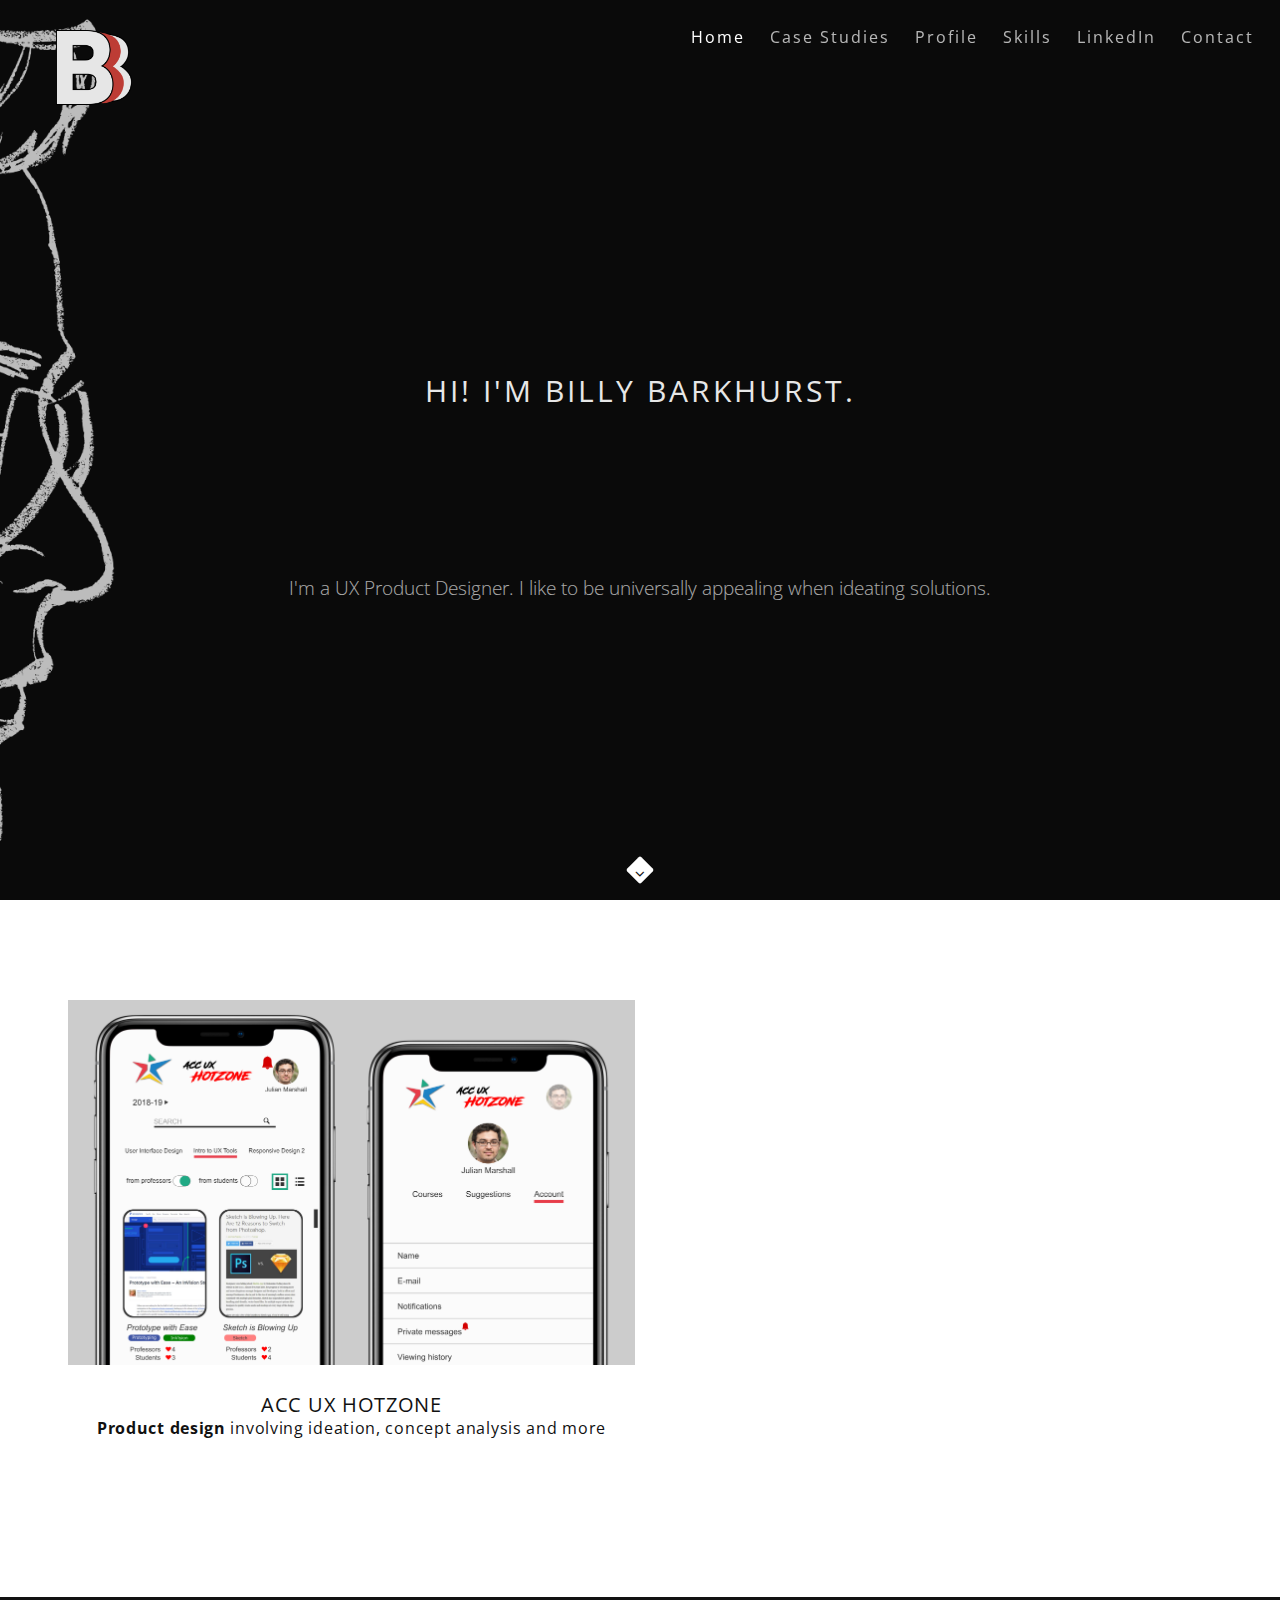
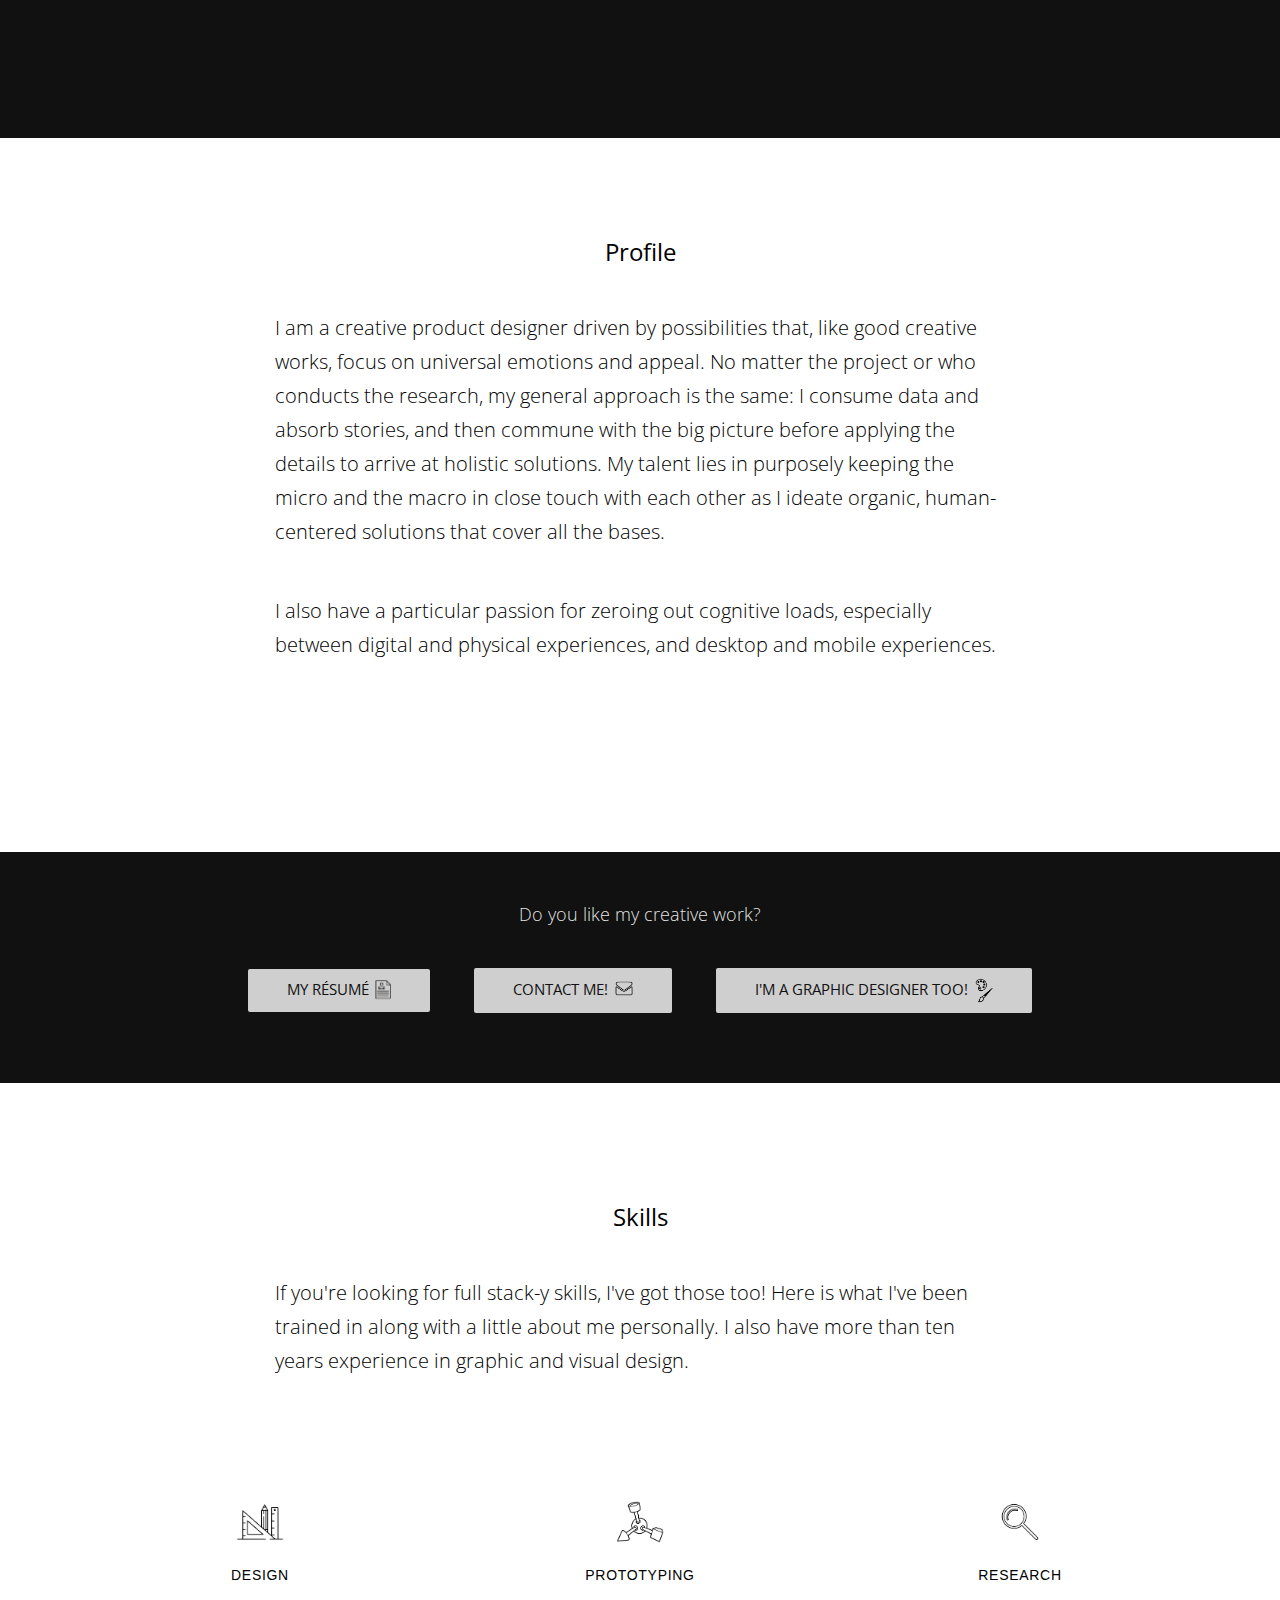
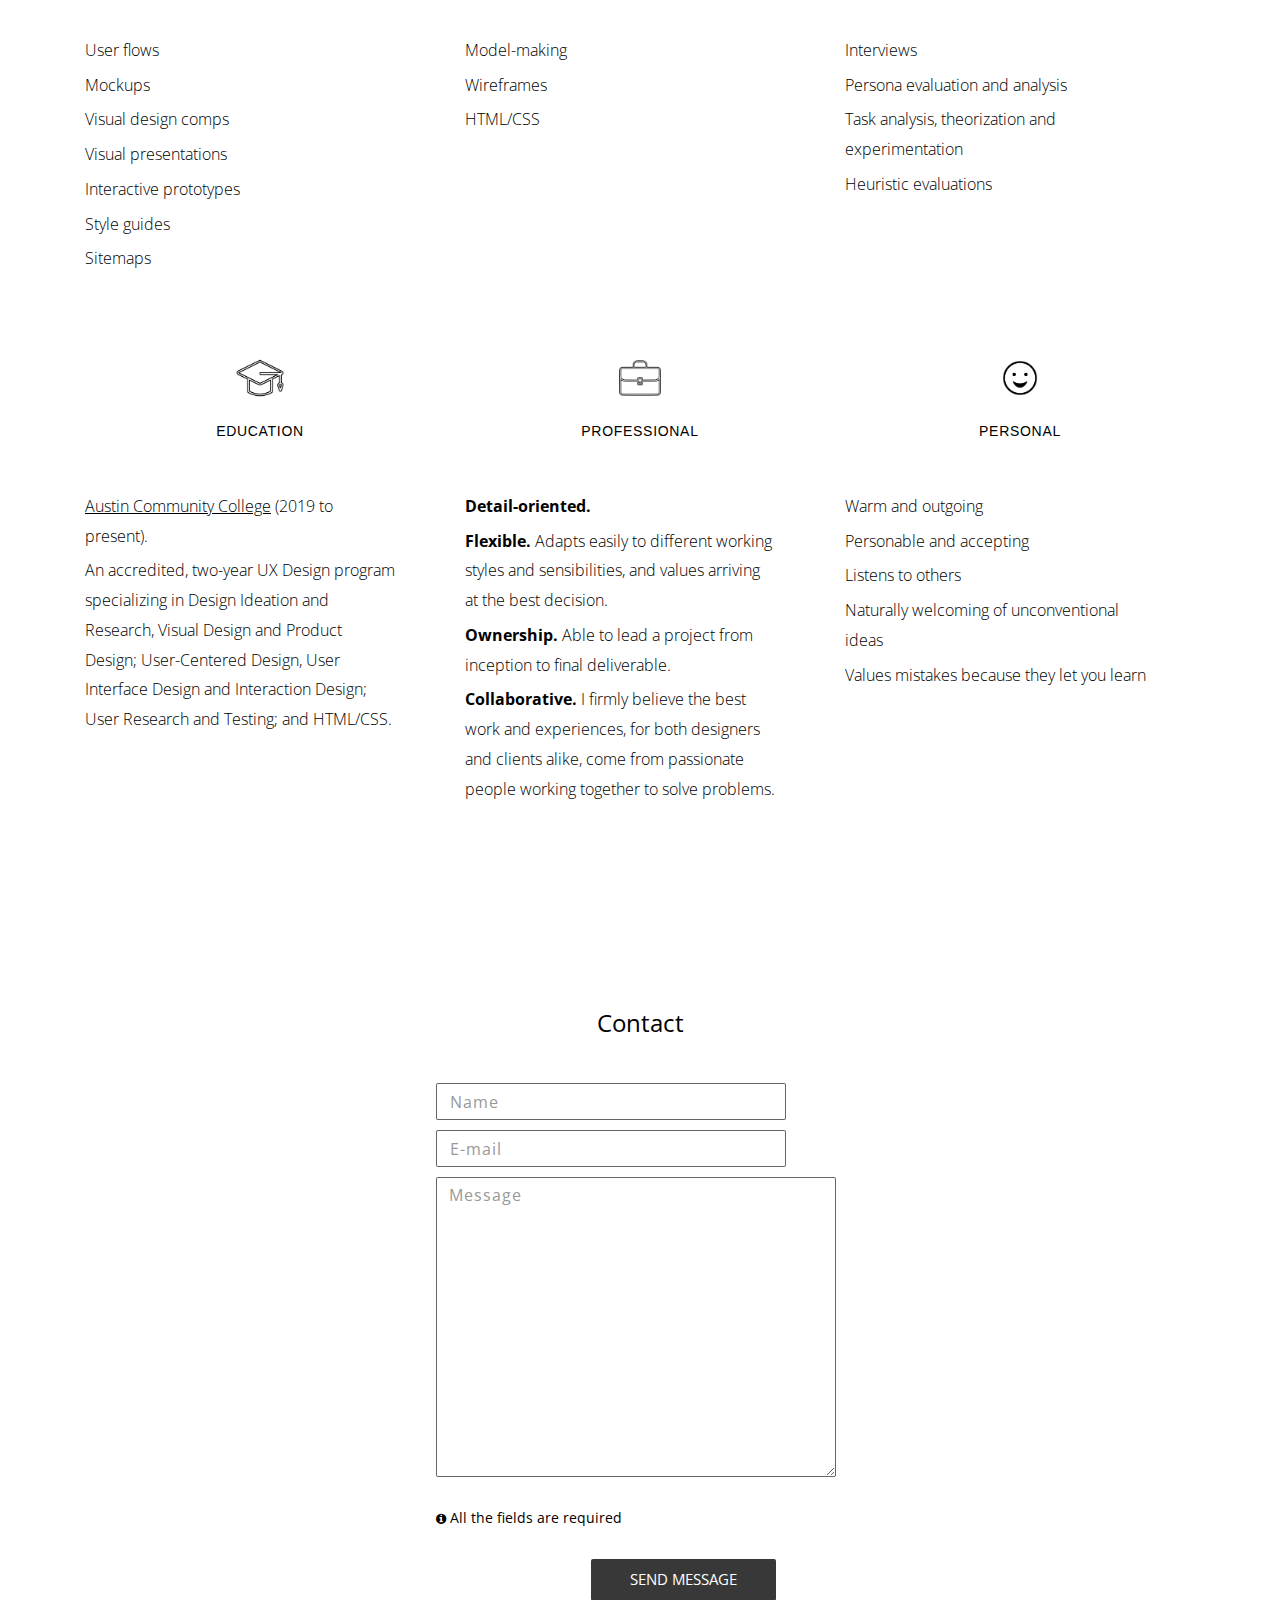
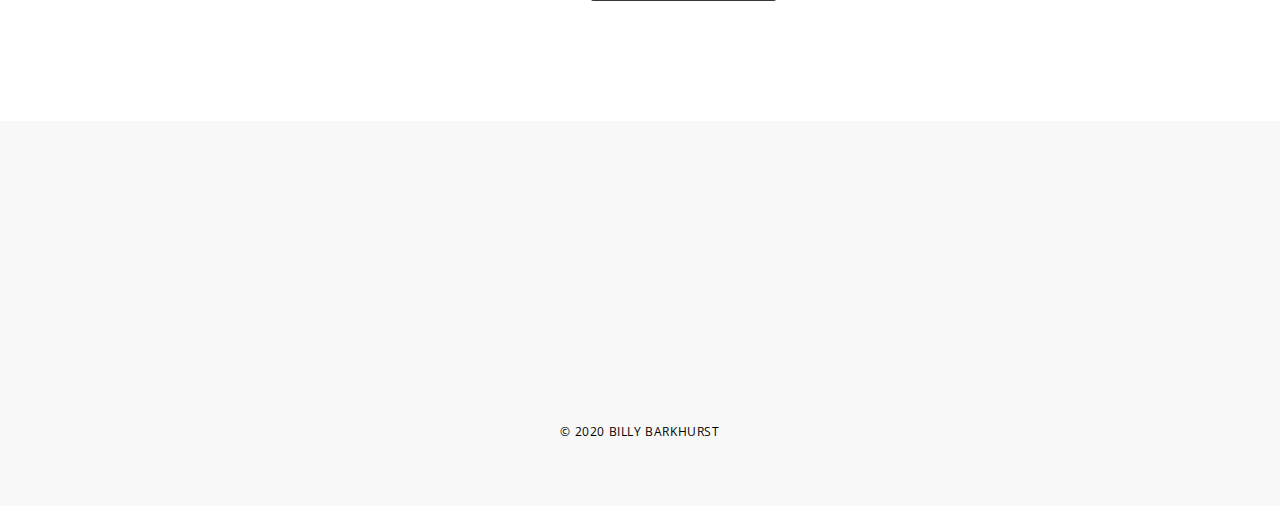
<file: index.html>
<!DOCTYPE html>
<html>
    <head>
        <title>Billy Barkhurst / UX Product Designer</title>
        <meta name="description" content="">
        <meta name="keywords" content="">
        <meta charset="utf-8">
        <meta name="author" content="https://themeforest.net/user/bestlooker/portfolio">
        <!--[if IE]><meta http-equiv='X-UA-Compatible' content='IE=edge,chrome=1'><![endif]-->
        <meta name="viewport" content="width=device-width, initial-scale=1.0" />
        
        <!-- Favicons -->
        <link rel="shortcut icon" href="images/favicon.png">

        <!-- CSS -->
        <link href="https://fonts.googleapis.com/css?family=Source+Sans+Pro&display=swap" rel="stylesheet">
        <link rel="stylesheet" href="css/bootstrap.min.css">
        <link rel="stylesheet" href="css/style.css">
        <link rel="stylesheet" href="css/style-responsive.css">
        <link rel="stylesheet" href="css/animate.min.css">
        <link rel="stylesheet" href="css/vertical-rhythm.min.css">
        <link rel="stylesheet" href="css/owl.carousel.css">
        <link rel="stylesheet" href="css/magnific-popup.css">        
        
    </head>
    <body class="appear-animate">
        
        <!-- Page Loader -->        
        <div class="page-loader">
            <div class="loader">Loading...</div>
        </div>
        <!-- End Page Loader -->
        
        <!-- Page Wrap -->
        <div class="page" id="top">
            
            <!-- Navigation panel -->
            <nav class="main-nav dark transparent stick-fixed">
                <div class="full-wrapper relative clearfix">
                    <!-- Logo ( * your text or image into link tag *) -->
                    <div class="nav-logo-wrap local-scroll">
                        <a href="#top" class="logo">
                            <img src="images/billy-logo-white3.png" alt="" />
                        </a>
                    </div>
                    <div class="mobile-nav">
                        <i class="fa fa-bars"></i>
                    </div>
                    <!-- Main Menu -->
                    <div class="inner-nav desktop-nav">
                        <ul class="clearlist scroll-nav local-scroll">
                            <li class="active"><a href="#home">Home</a></li>
                            <li><a href="#case-studies">Case Studies</a></li>
                            <li><a href="#profile">Profile</a></li>
                            <li><a href="#skills">Skills</a></li>
                            <li><a href="http://linkedin.com/in/billy-barkhurst" target="_blank">LinkedIn</a></li>
                            <li><a href="#contact">Contact</a></li>
                        </ul>
                    </div>
                </div>
            </nav>
            <!-- End Navigation panel -->
            
            
            <!-- Home Section -->
            <section class="home-section bg-dark-alfa-30 parallax-2" data-background="images/full-width-images/billy-sketch-1080.png" id="home">
                <div class="js-height-full container">
                    
                    <!-- Hero Content -->
                    <div class="home-content">
                        <div class="home-text">
                            
                            <h1 class="hs-line-1 font-alt mb-80 mb-xs-30 mt-70 mt-sm-0">
                                Hi! I'm Billy Barkhurst.
                            </h1>
                            
                            <div class="hs-line-6">
                                I'm a UX Product Designer. I like to be universally appealing when ideating solutions.
                            </div>
                            
                        </div>
                    </div>
                    <!-- End Hero Content -->
                    
                    <!-- Scroll Down -->
                    <div class="local-scroll">
                        <a href="#case-studies" class="scroll-down"><i class="fa fa-angle-down scroll-down-icon"></i></a>
                    </div>
                    <!-- End Scroll Down -->
                    
                </div>
            </section>
            <!-- End Home Section -->

            <!-- Portfolio Section -->
            <section class="page-section" id="case-studies">
                <div class="container relative">                    
                    
                    <!-- Works Grid -->
                    <ul class="works-grid work-grid-2 work-grid-gut clearfix font-alt hover-white" id="work-grid">
                        
                        <!-- Work Item (External Page) -->
                        <li class="work-item mix branding design">
                            <a href="acc-ux-hotzone.html" class="work-ext-link">
                                <div class="work-img">
                                    <img class="work-img" src="images/portfolio/acc-ux-hotzone.png" alt="Work" />
                                </div>
                                <div class="work-intro">
                                    <h3 class="work-title">ACC UX Hotzone</h3>
                                    <div class="work-descr">
                                        <strong>Product design</strong> involving ideation, concept analysis and more
                                    </div>
                                </div>
                            </a>
                        </li>
                        <!-- End Work Item -->
                        
                    </ul>
                    <!-- End Works Grid -->
                    
                </div>
            </section>
            <!-- End Portfolio Section -->            
                     
            
            <!-- Call Action Section -->
            <section class="page-section pt-0 pb-0 banner-section bg-dark">
                <div class="container relative">
                    
                    <div class="row">
                        
                        <div class="col-sm-6">
                            
                            <div class="mt-140 mt-lg-80 mb-140 mb-lg-80">
                                
                            </div>
                            
                        </div>
                                                               
                    </div>
                    
                </div>
            </section>
            <!-- End Call Action Section -->


            <!-- Features Section -->
            <section class="page-section" id="profile">
                <div class="container relative">
                    
                    <h2 class="hs-line-7 align-center mb-70">
                        Profile
                    </h2>

                    <div class="row mb-70 mb-xs-30">
                        <div class="col-md-8 col-md-offset-2">
                            <div class="section-text-2 align-left mb-70 mb-xs-40">
                                 I am a creative product designer driven by possibilities that, like good creative works, focus on universal emotions and appeal. No matter the project or who conducts the research, my general approach is the same: I consume data and absorb stories, and then commune with the big picture before applying the details to arrive at holistic solutions. My talent lies in purposely keeping the micro and the macro in close touch with each other as I ideate organic, human-centered solutions that cover all the bases.
                            </div>
                            <div class="section-text-2 align-left mb-70 mb-xs-40">
                                 I also have a particular passion for zeroing out cognitive loads, especially between digital and physical experiences, and desktop and mobile experiences.
                            </div>
                        </div>
                    </div> 
                
                </div>
            </section>
            <!-- End Features Section -->

            <!-- Call Action Section -->
            <section class="small-section bg-dark">
                <div class="container relative">
                    
                    <div class="align-center">
                        <h3 class="banner-heading font-alt">Do you like my creative work?</h3>
                        <div class="local-scroll">
                            <a href="resume.pdf" class="btn btn-mod btn-w btn-medium btn-round" target="_blank">My résumé<img src="images/resume-icon.png" width="22" height="22"/></a>
                            <a href="#contact" class="btn btn-mod btn-w btn-medium btn-round">Contact Me!<img src="images/envelope-icon.png" width="25" height="25"/></a></a>
                            <a href="graphic-design.html" class="btn btn-mod btn-w btn-medium btn-round" target="_blank">I'm a graphic designer too!<img src="images/graphic-design-icon.png" width="25" height="25"/></a>
                        </div>
                    </div>
                    
                </div>
            </section>
            <!-- End Call Action Section -->

            <!-- Features Section -->
            <section class="page-section" id="skills">
                <div class="container relative">
                    
                    <h2 class="hs-line-7 align-center mb-70">
                        Skills
                    </h2>

                    <div class="row mb-70 mb-xs-30">
                        <div class="col-md-8 col-md-offset-2">
                            <div class="section-text-2 align-left mb-70 mb-xs-40">
                                 If you're looking for full stack-y skills, I've got those too! Here is what I've been trained in along with a little about me personally. I also have more than ten years experience in graphic and visual design.
                            </div>
                        </div>
                    </div>
                    
                    <!-- Features Grid -->
                    <div class="row multi-columns-row alt-features-grid">
                        
                        <!-- Features Item -->
                        <div class="col-sm-6 col-md-4 col-lg-4">
                            <div class="alt-features-item align-center">
                                <div>
                                    <a><img src="images/design-icon.png" width="48" height="48" alt="" /></a>
                                </div>
                                <h3 class="alt-features-title font-alt">Design</h3>
                                <div class="alt-features-descr align-left">
                                    User flows
                                </div>
                                <div class="alt-features-descr align-left">
                                    Mockups
                                </div>
                                <div class="alt-features-descr align-left">
                                    Visual design comps
                                </div>
                                <div class="alt-features-descr align-left">
                                    Visual presentations
                                </div>
                                <div class="alt-features-descr align-left">
                                    Interactive prototypes
                                </div>
                                <div class="alt-features-descr align-left">
                                    Style guides
                                </div>
                                <div class="alt-features-descr align-left">
                                    Sitemaps
                                </div>                                
                            </div>
                        </div>
                        <!-- End Features Item -->
                        
                        <!-- Features Item -->
                        <div class="col-sm-6 col-md-4 col-lg-4">
                            <div class="alt-features-item align-center">
                                <div>
                                    <a><img src="images/prototype-icon.png" width="48" height="48" alt="" /></a>
                                </div>
                                <h3 class="alt-features-title font-alt">Prototyping</h3>
                                <div class="alt-features-descr align-left">
                                    Model-making
                                </div>
                                <div class="alt-features-descr align-left">
                                    Wireframes
                                </div>
                                <div class="alt-features-descr align-left">
                                    HTML/CSS
                                </div>
                            </div>
                        </div>
                        <!-- End Features Item -->

                        <!-- Features Item -->
                        <div class="col-sm-6 col-md-4 col-lg-4">
                            <div class="alt-features-item align-center">
                                <div>
                                    <a><img src="images/research-icon.png" width="48" height="48" alt="" /></a>
                                </div>
                                <h3 class="alt-features-title font-alt">Research</h3>
                                <div class="alt-features-descr align-left">
                                    Interviews
                                </div>
                                <div class="alt-features-descr align-left">
                                    Persona evaluation and analysis
                                </div>
                                <div class="alt-features-descr align-left">
                                    Task analysis, theorization and experimentation
                                </div>
                                <div class="alt-features-descr align-left">
                                    Heuristic evaluations
                                </div>
                            </div>
                        </div>
                        <!-- End Features Item -->

                        <!-- Features Item -->
                        <div class="col-sm-6 col-md-4 col-lg-4">
                            <div class="alt-features-item align-center">
                                <div>
                                    <a><img src="images/education-icon.png" width="48" height="48" alt="" /></a>
                                </div>
                                <h3 class="alt-features-title font-alt">Education</h3>
                                <div class="alt-features-descr align-left">
                                    <u>Austin Community College</u> (2019 to present).
                                </div>
                                <div class="alt-features-descr align-left">
                                    An accredited, two-year UX Design program specializing in Design Ideation and Research, Visual Design and Product Design; User-Centered Design, User Interface Design and Interaction Design; User Research and Testing; and HTML/CSS.
                                </div>
                            </div>
                        </div>
                        <!-- End Features Item -->
                        
                        <!-- Features Item -->
                        <div class="col-sm-6 col-md-4 col-lg-4">
                            <div class="alt-features-item align-center">
                                <div>
                                    <a><img src="images/professional-icon.png" width="48" height="48" alt="" /></a>
                                </div>
                                <h3 class="alt-features-title font-alt">Professional</h3>
                                <div class="alt-features-descr align-left">
                                    <strong>Detail-oriented.</strong>
                                </div>
                                <div class="alt-features-descr align-left">
                                    <strong>Flexible.</strong> Adapts easily to different working styles and sensibilities, and values arriving at the best decision.
                                </div>
                                <div class="alt-features-descr align-left">
                                    <strong>Ownership.</strong> Able to lead a project from inception to final deliverable.
                                </div>
                                <div class="alt-features-descr align-left">
                                    <strong>Collaborative.</strong> I firmly believe the best work and experiences, for both designers and clients alike, come from passionate people working together to solve problems.
                                </div>
                            </div>
                        </div>
                        <!-- End Features Item -->
                        
                        <!-- Features Item -->
                        <div class="col-sm-6 col-md-4 col-lg-4">
                            <div class="alt-features-item align-center">
                                <div>
                                    <a><img src="images/personal-icon.png" width="48" height="48" alt="" /></a>
                                </div>
                                <h3 class="alt-features-title font-alt">Personal</h3>
                                <div class="alt-features-descr align-left">
                                    Warm and outgoing
                                </div>
                                <div class="alt-features-descr align-left">
                                    Personable and accepting
                                </div>
                                <div class="alt-features-descr align-left">
                                    Listens to others
                                </div>
                                <div class="alt-features-descr align-left">
                                    Naturally welcoming of unconventional ideas
                                </div>
                                <div class="alt-features-descr align-left">
                                    Values mistakes because they let you learn
                                </div>
                            </div>
                        </div>
                        <!-- End Features Item -->
                        
                    </div>
                    <!-- End Features Grid -->
                
                </div>
            </section>
            <!-- End Features Section -->

            <!-- Contact Section -->
            <section class="page-section" id="contact">
                <div class="container relative">
                    
                    <h2 class="hs-line-7 align-center mb-70">
                        Contact
                    </h2>

                    <!-- Contact Form -->                            
                    <div class="row">
                        <div class="col-md-8 col-md-offset-1">
                            
                            <form class="form contact-form" id="contact_form">
                                <div class="clearfix">
                                    
                                    <div class="cf-left-col">
                                        
                                        <!-- Name -->
                                        <div class="form-group">
                                            <input type="text" name="name" id="name" class="input-md round form-control" style="width: 350px;" placeholder="Name" pattern=".{3,100}" required>
                                        </div>
                                        
                                        <!-- Email -->
                                        <div class="form-group">
                                            <input type="email" name="email" id="email" class="input-md round form-control" style="width: 350px;" placeholder="E-mail" pattern=".{5,100}" required>
                                        </div>
                                        
                                    </div>
                                    
                                    <div class="cf-right-col">
                                        
                                        <!-- Message -->
                                        <div class="form-group">                                            
                                            <textarea name="message" id="message" class="input-md round form-control" style="height: 300px; width: 400px;" placeholder="Message"></textarea>
                                        </div>
                                        
                                    </div>
                                    
                                </div>
                                
                                <div class="clearfix">
                                    
                                    <div class="cf-left-col">
                                        
                                        <!-- Inform Tip -->                                        
                                        <div class="form-tip pt-20">
                                            <i class="fa fa-info-circle"></i> All the fields are required
                                        </div>
                                        
                                    </div>
                                    
                                    <div class="cf-right-col">
                                        
                                        <!-- Send Button -->
                                        <div class="align-right pt-10">
                                            <button class="submit_btn btn btn-mod btn-medium btn-round" id="submit_btn">Send Message</button>
                                        </div>
                                        
                                    </div>
                                    
                                </div>                            
                                
                                
                                <div id="result"></div>
                            </form>
                            
                        </div>
                    </div>
                    <!-- End Contact Form -->
                    
                </div>
            </section>
            <!-- End Contact Section -->
            
            <!-- Foter -->
            <footer class="page-section bg-gray-lighter footer pb-60">
                <div class="container">
                    
                    <!-- Footer Logo -->
                    <div class="local-scroll mb-30 wow fadeInUp" data-wow-duration="1.5s">
                        <a href="#top"><img src="images/logo-footer-2.png" width="44" height="36" alt="" /></a>
                    </div>
                    <!-- End Footer Logo -->
                    
                    <!-- Social Links -->
                    <div class="footer-social-links mb-110 mb-xs-60">
                        <div class="local-scroll mb-30 wow fadeInUp" data-wow-duration="1.5s">
                            <a href="#contact" title="william.barkhurst@g.austincc.edu"><i class="fa fa-envelope"></i></a>
                            <a href="http://linkedin.com/in/billy-barkhurst" title="LinkedIn" target="_blank"><i class="fa fa-linkedin"></i></a>
                            <a href="resume.pdf" title="Résumé" target="_blank"><i class="fa fa-file-text-o"></i></a>
                        </div>
                    </div>
                    <!-- End Social Links -->  
                    
                    <!-- Footer Text -->
                    <div class="footer-text">
                        
                        <!-- Copyright -->
                        <div class="footer-copy font-alt">
                            &copy; 2020 Billy Barkhurst</a>
                        </div>
                        <!-- End Copyright -->
                        
                    </div>
                    <!-- End Footer Text --> 
                    
                 </div>
                 
            </footer>
            <!-- End Foter -->
                             
        
        </div>
        <!-- End Page Wrap -->
        
        
        <!-- JS -->
        <script type="text/javascript" src="js/jquery-1.11.2.min.js"></script>
        <script type="text/javascript" src="js/jquery.easing.1.3.js"></script>
        <script type="text/javascript" src="js/bootstrap.min.js"></script>        
        <script type="text/javascript" src="js/SmoothScroll.js"></script>
        <script type="text/javascript" src="js/jquery.scrollTo.min.js"></script>
        <script type="text/javascript" src="js/jquery.localScroll.min.js"></script>
        <script type="text/javascript" src="js/jquery.viewport.mini.js"></script>
        <script type="text/javascript" src="js/jquery.countTo.js"></script>
        <script type="text/javascript" src="js/jquery.appear.js"></script>
        <script type="text/javascript" src="js/jquery.sticky.js"></script>
        <script type="text/javascript" src="js/jquery.parallax-1.1.3.js"></script>
        <script type="text/javascript" src="js/jquery.fitvids.js"></script>
        <script type="text/javascript" src="js/owl.carousel.min.js"></script>
        <script type="text/javascript" src="js/isotope.pkgd.min.js"></script>
        <script type="text/javascript" src="js/imagesloaded.pkgd.min.js"></script>
        <script type="text/javascript" src="js/jquery.magnific-popup.min.js"></script>
        <script type="text/javascript" src="js/wow.min.js"></script>
        <script type="text/javascript" src="js/masonry.pkgd.min.js"></script>
        <script type="text/javascript" src="js/jquery.simple-text-rotator.min.js"></script>
        <script type="text/javascript" src="js/jquery.lazyload.min.js"></script>
        <script type="text/javascript" src="js/all.js"></script>
        <script type="text/javascript" src="js/contact-form.js"></script>
        <script type="text/javascript" src="js/jquery.ajaxchimp.min.js"></script>       
        <!--[if lt IE 10]><script type="text/javascript" src="js/placeholder.js"></script><![endif]-->
        
    </body>
</html>
</file>
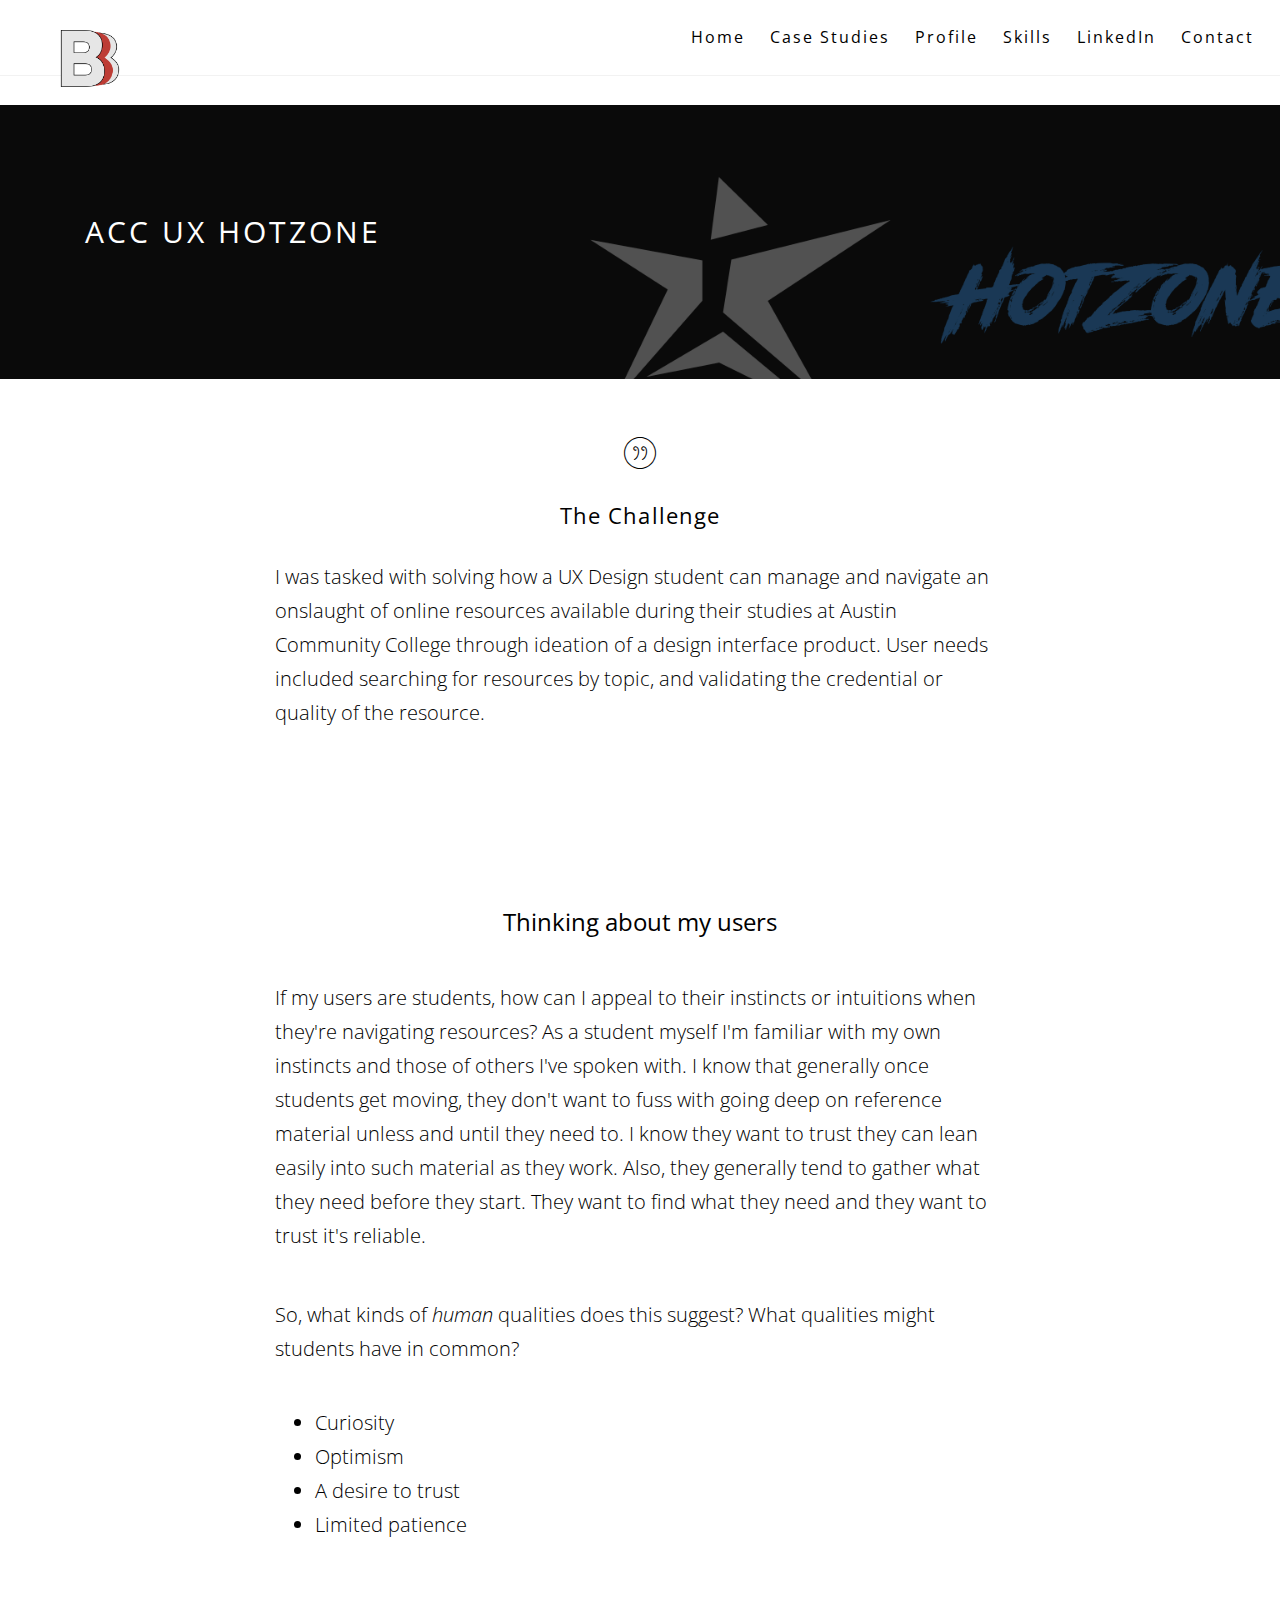
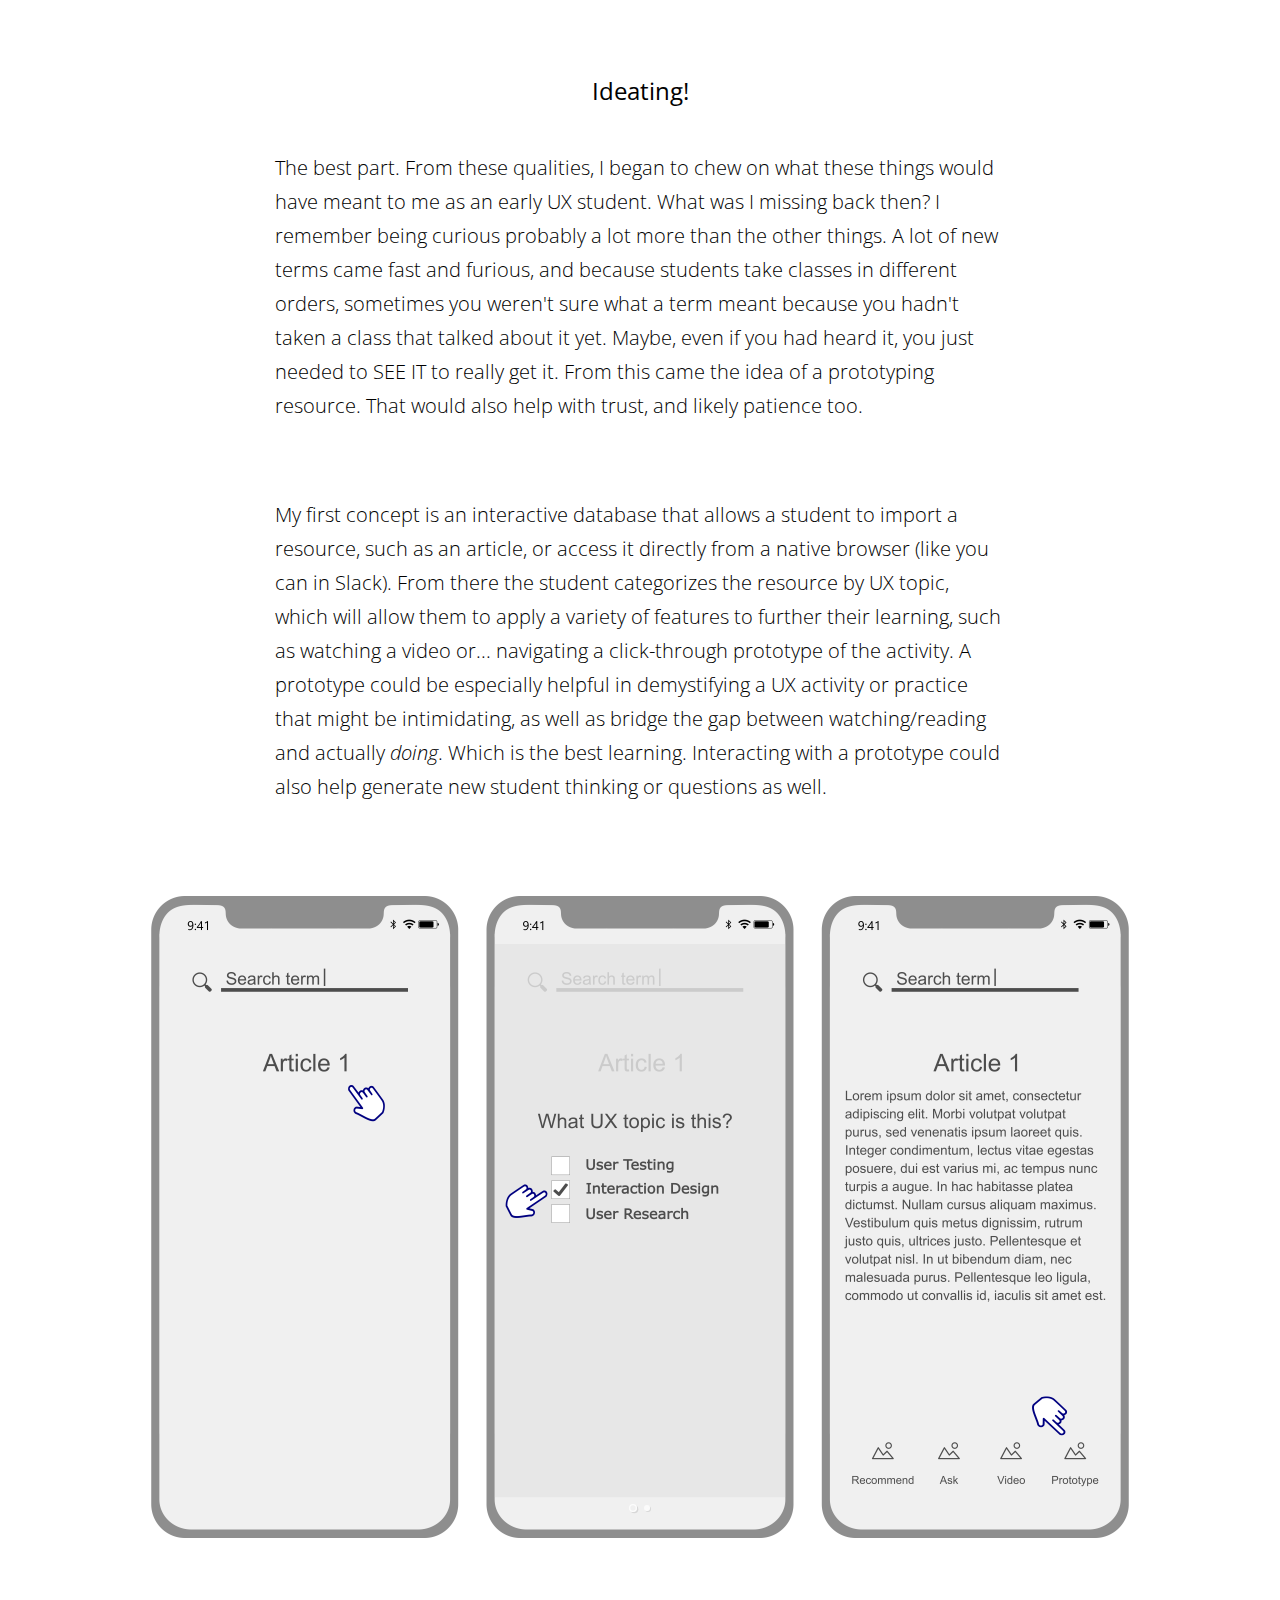
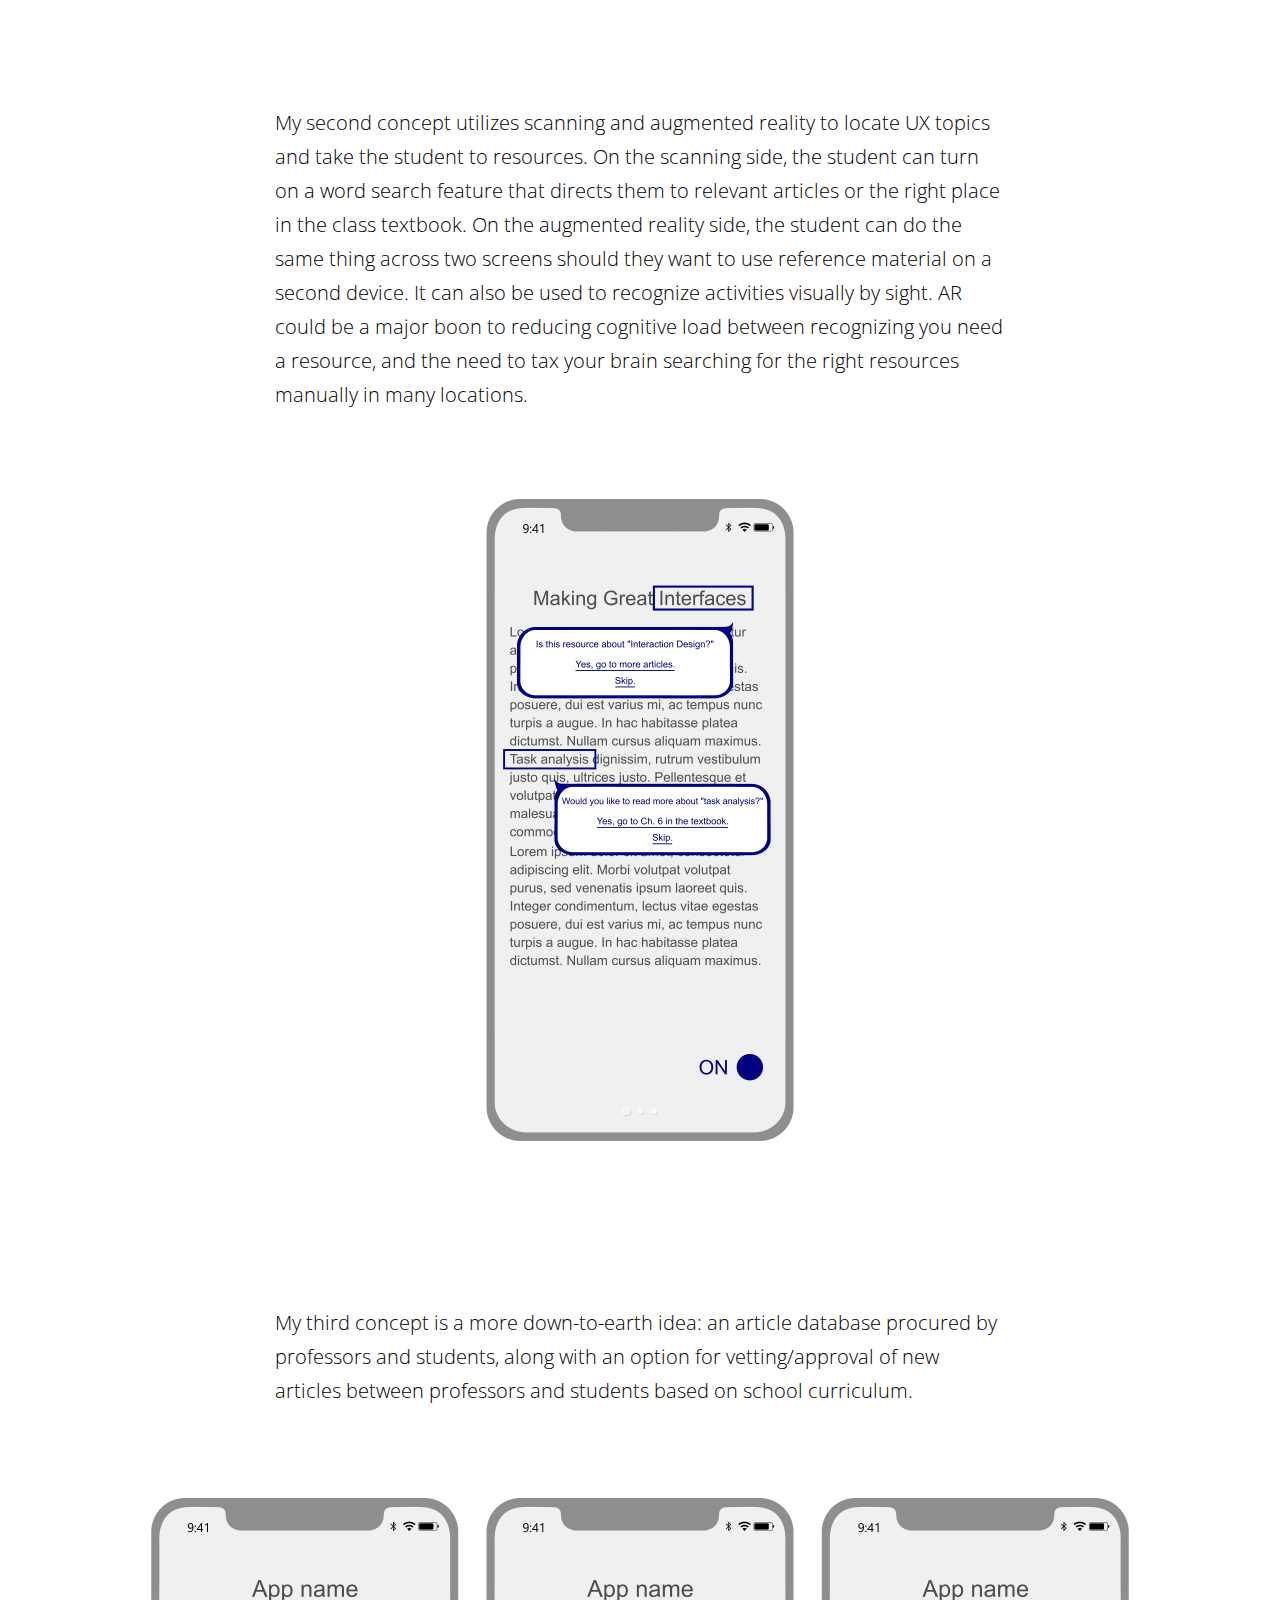
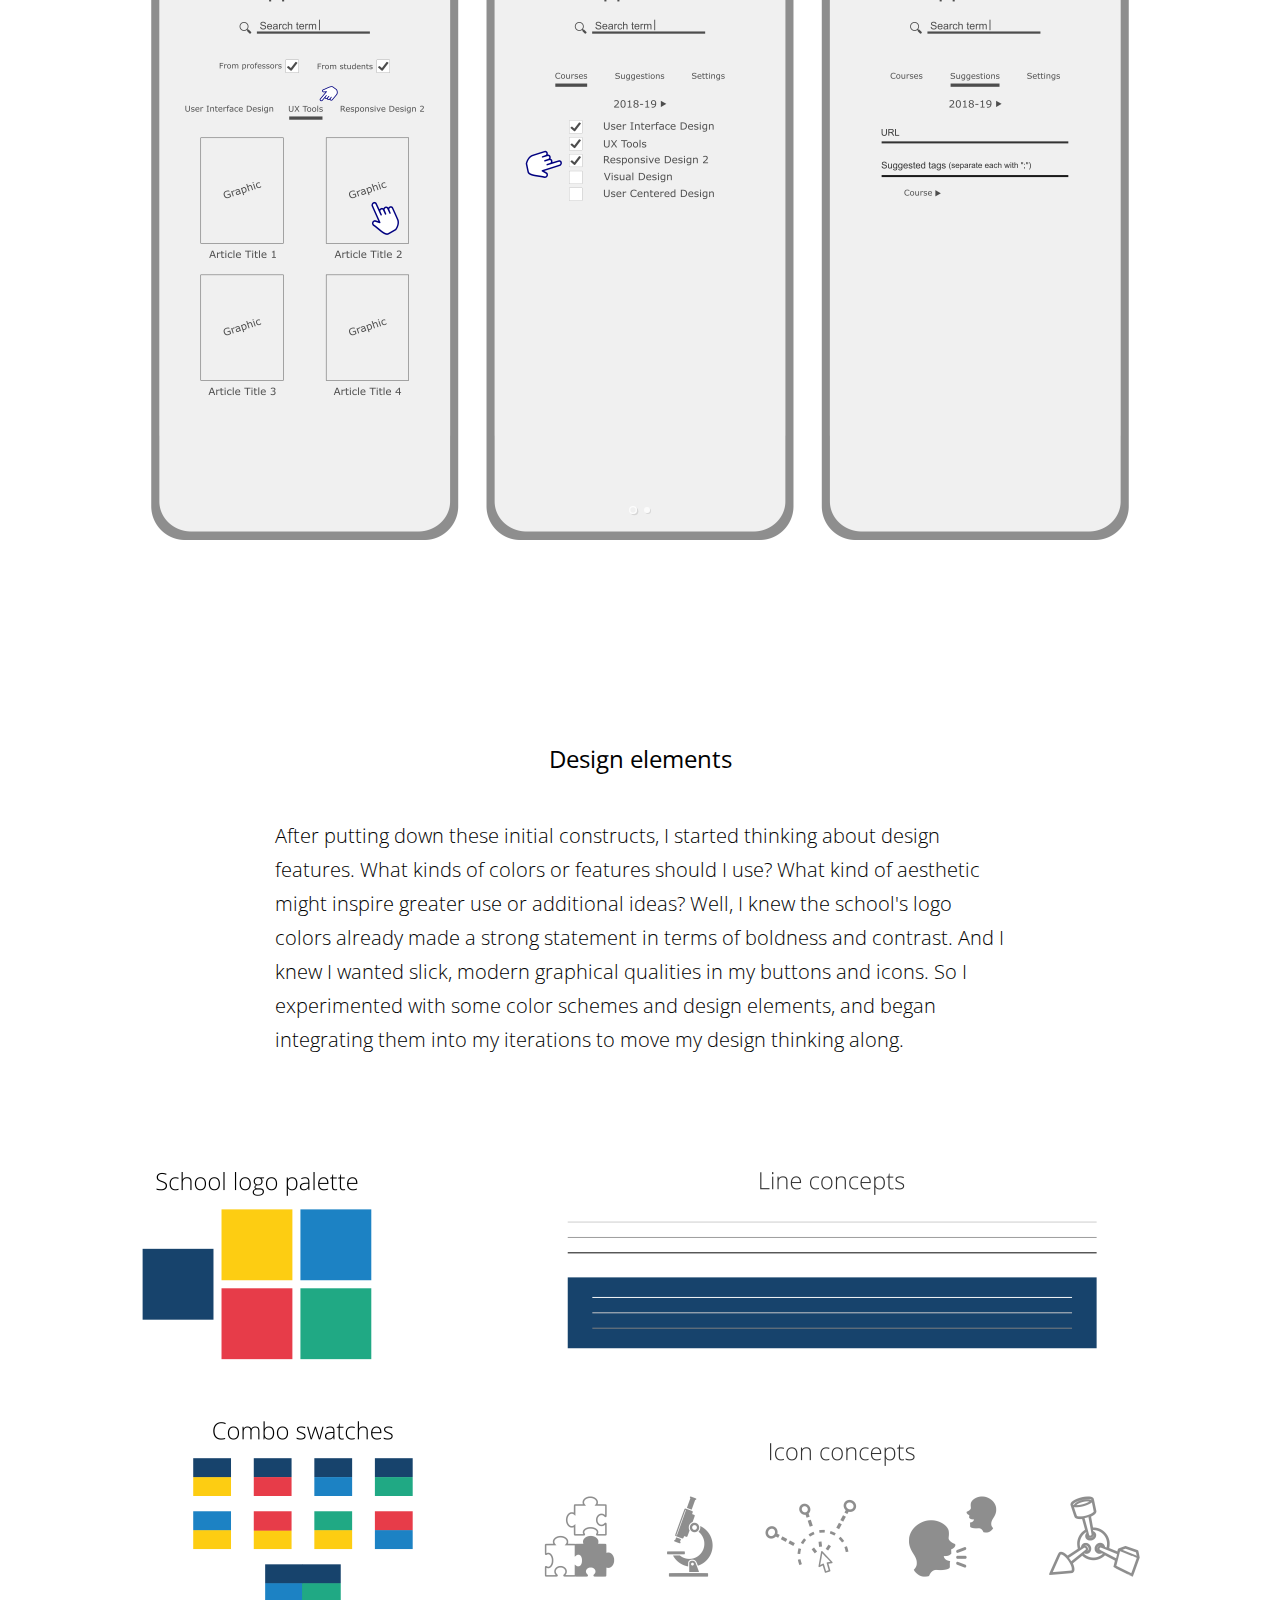
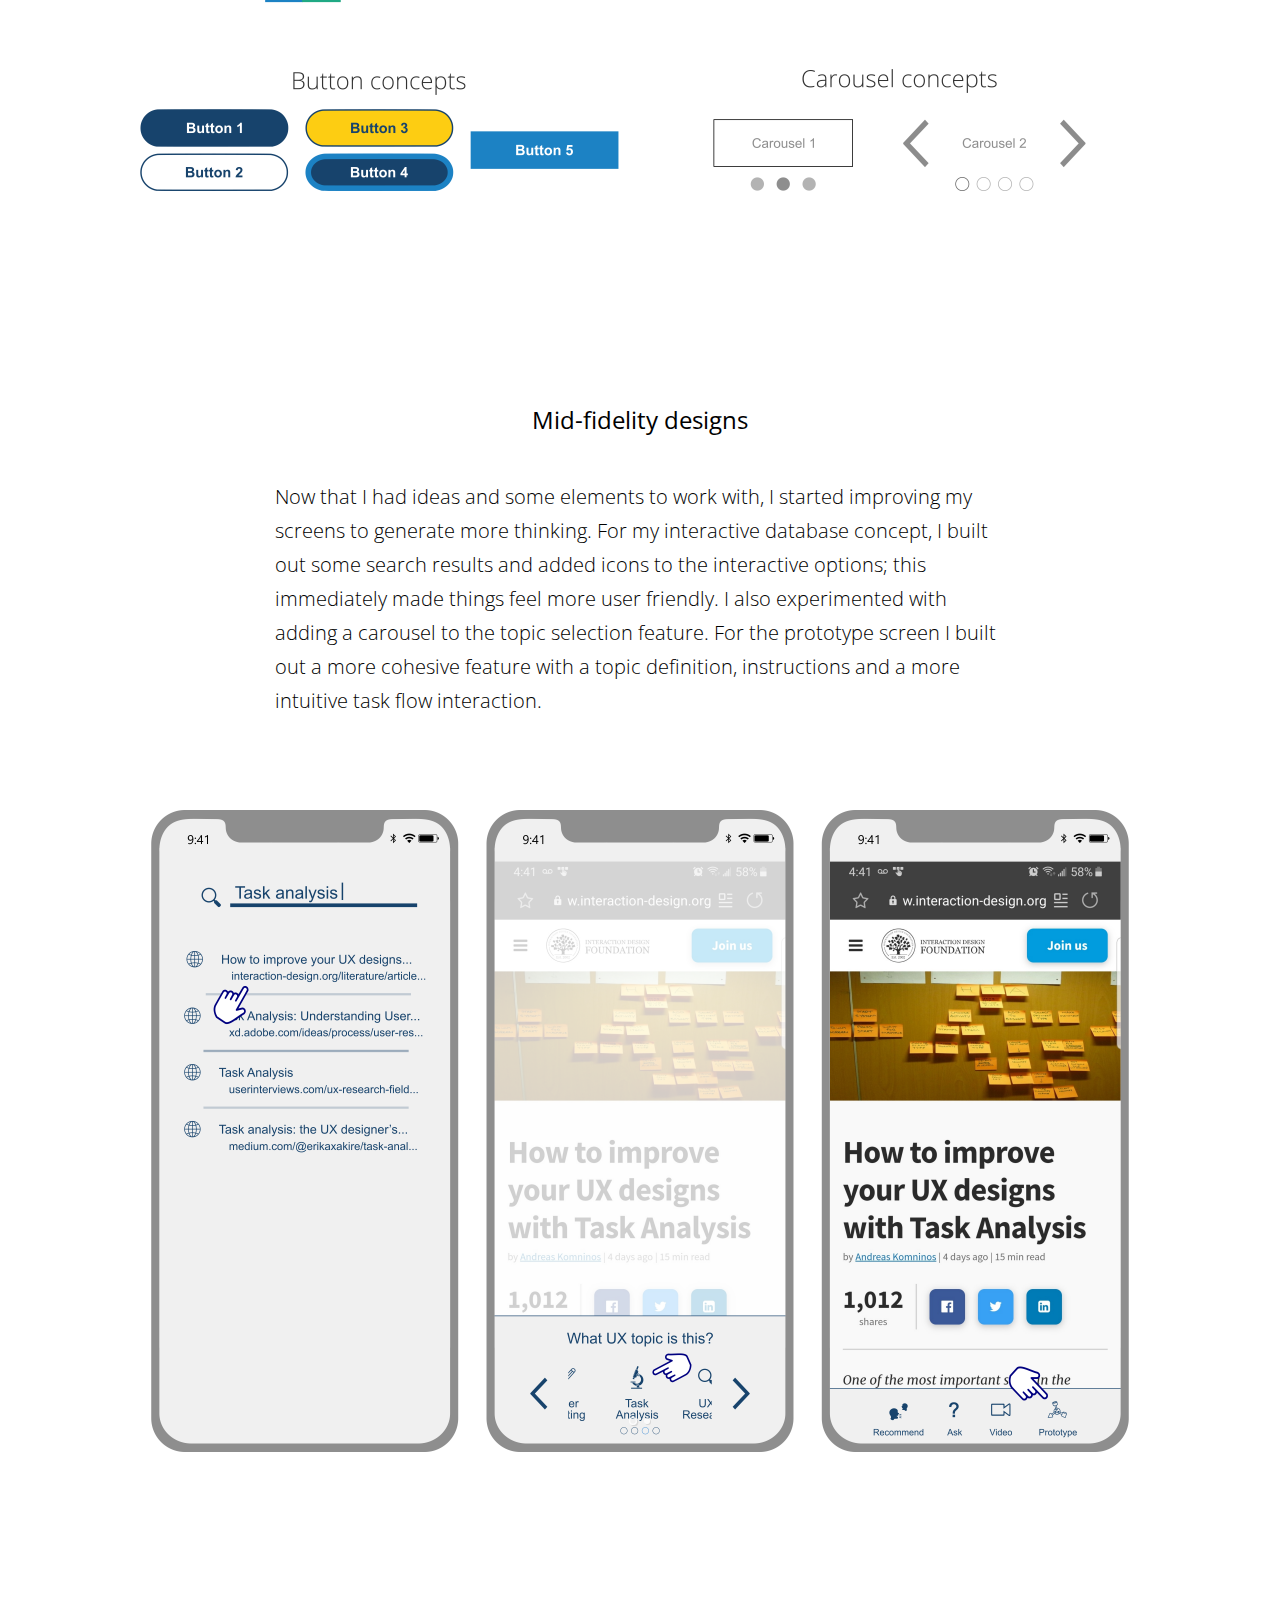
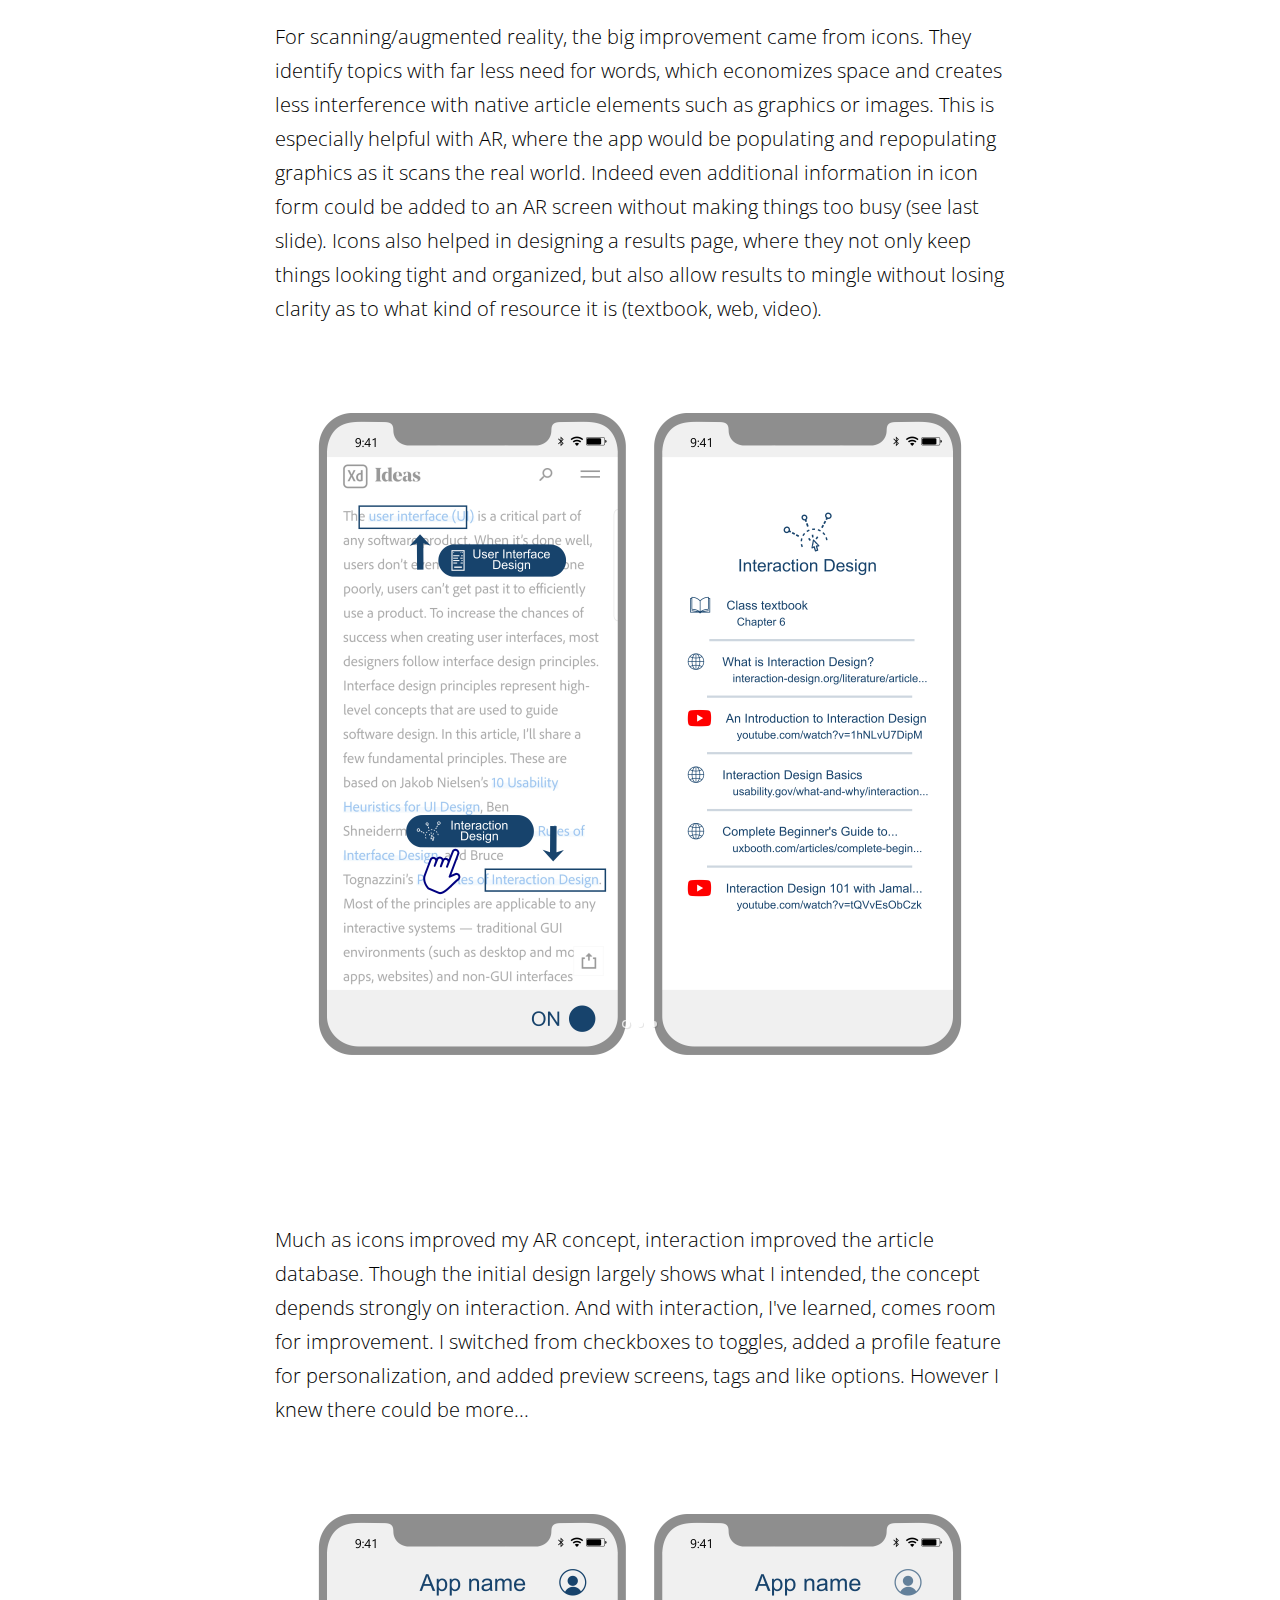
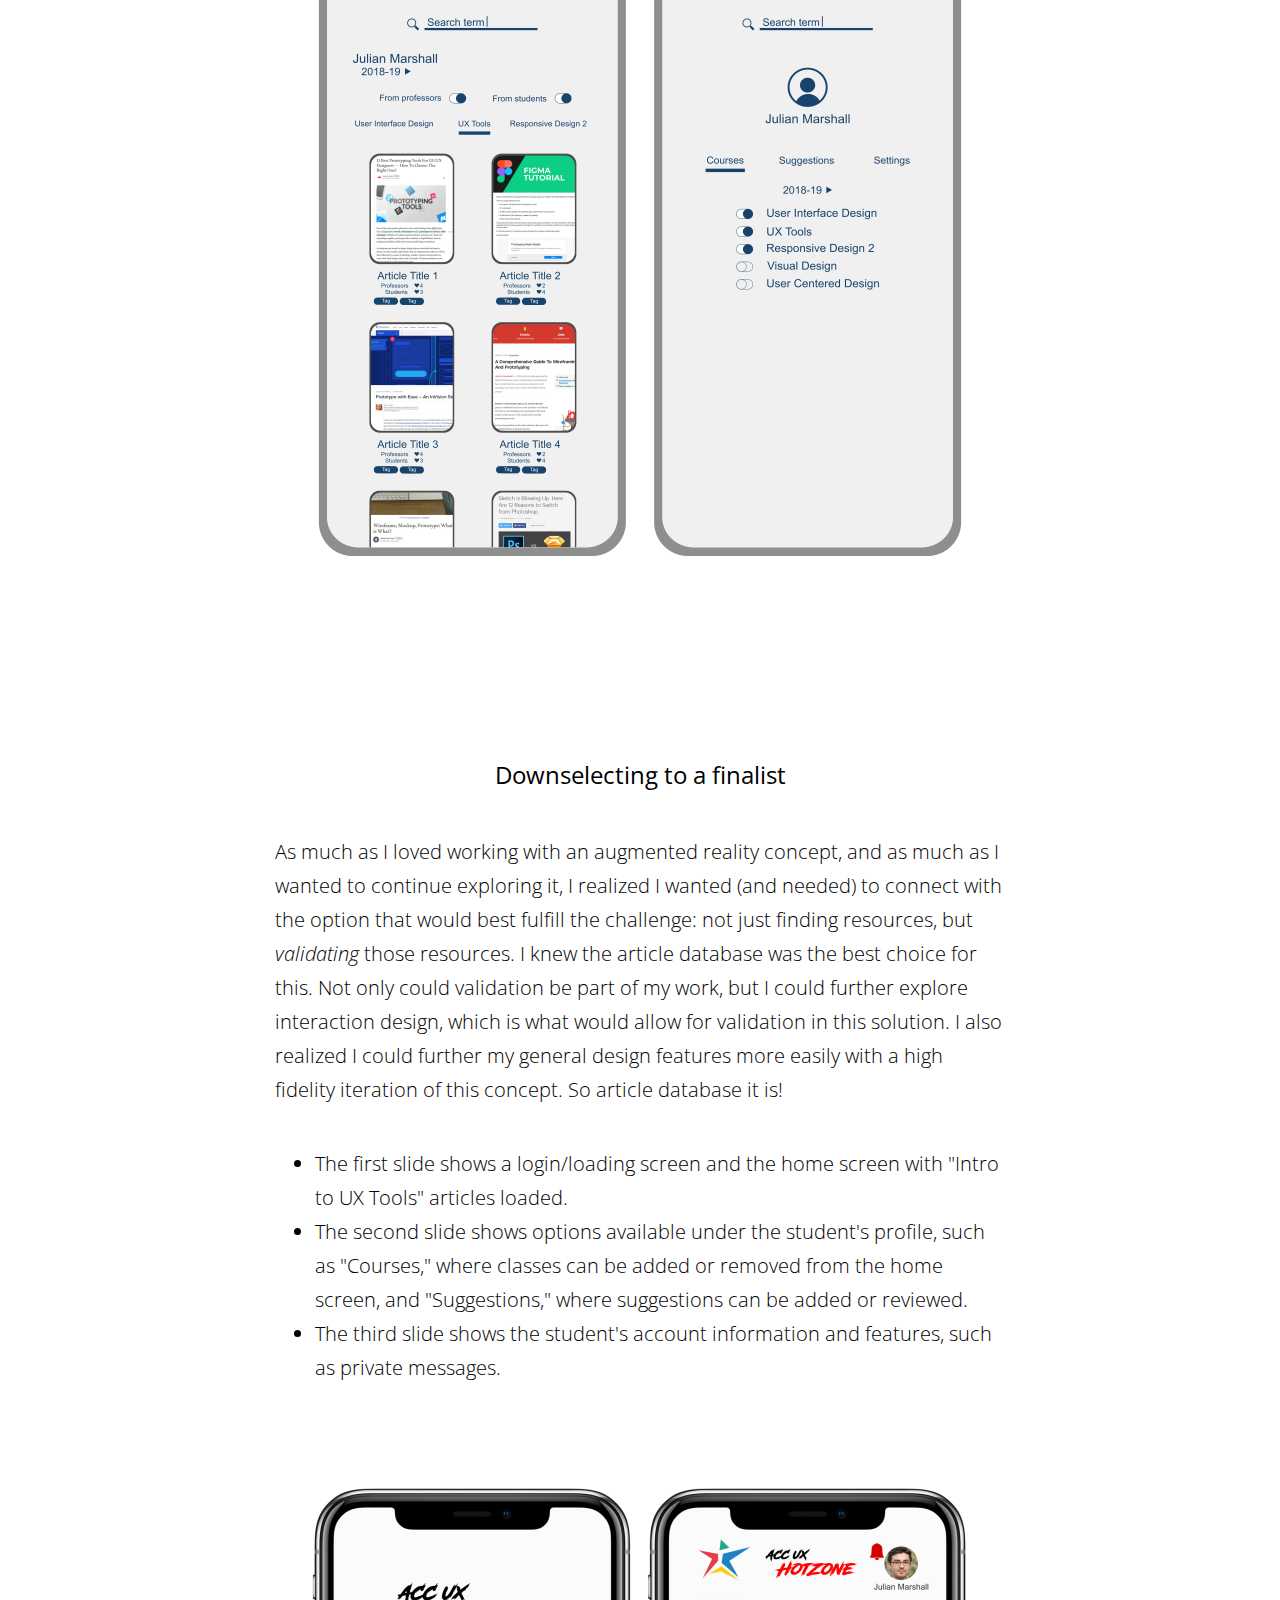
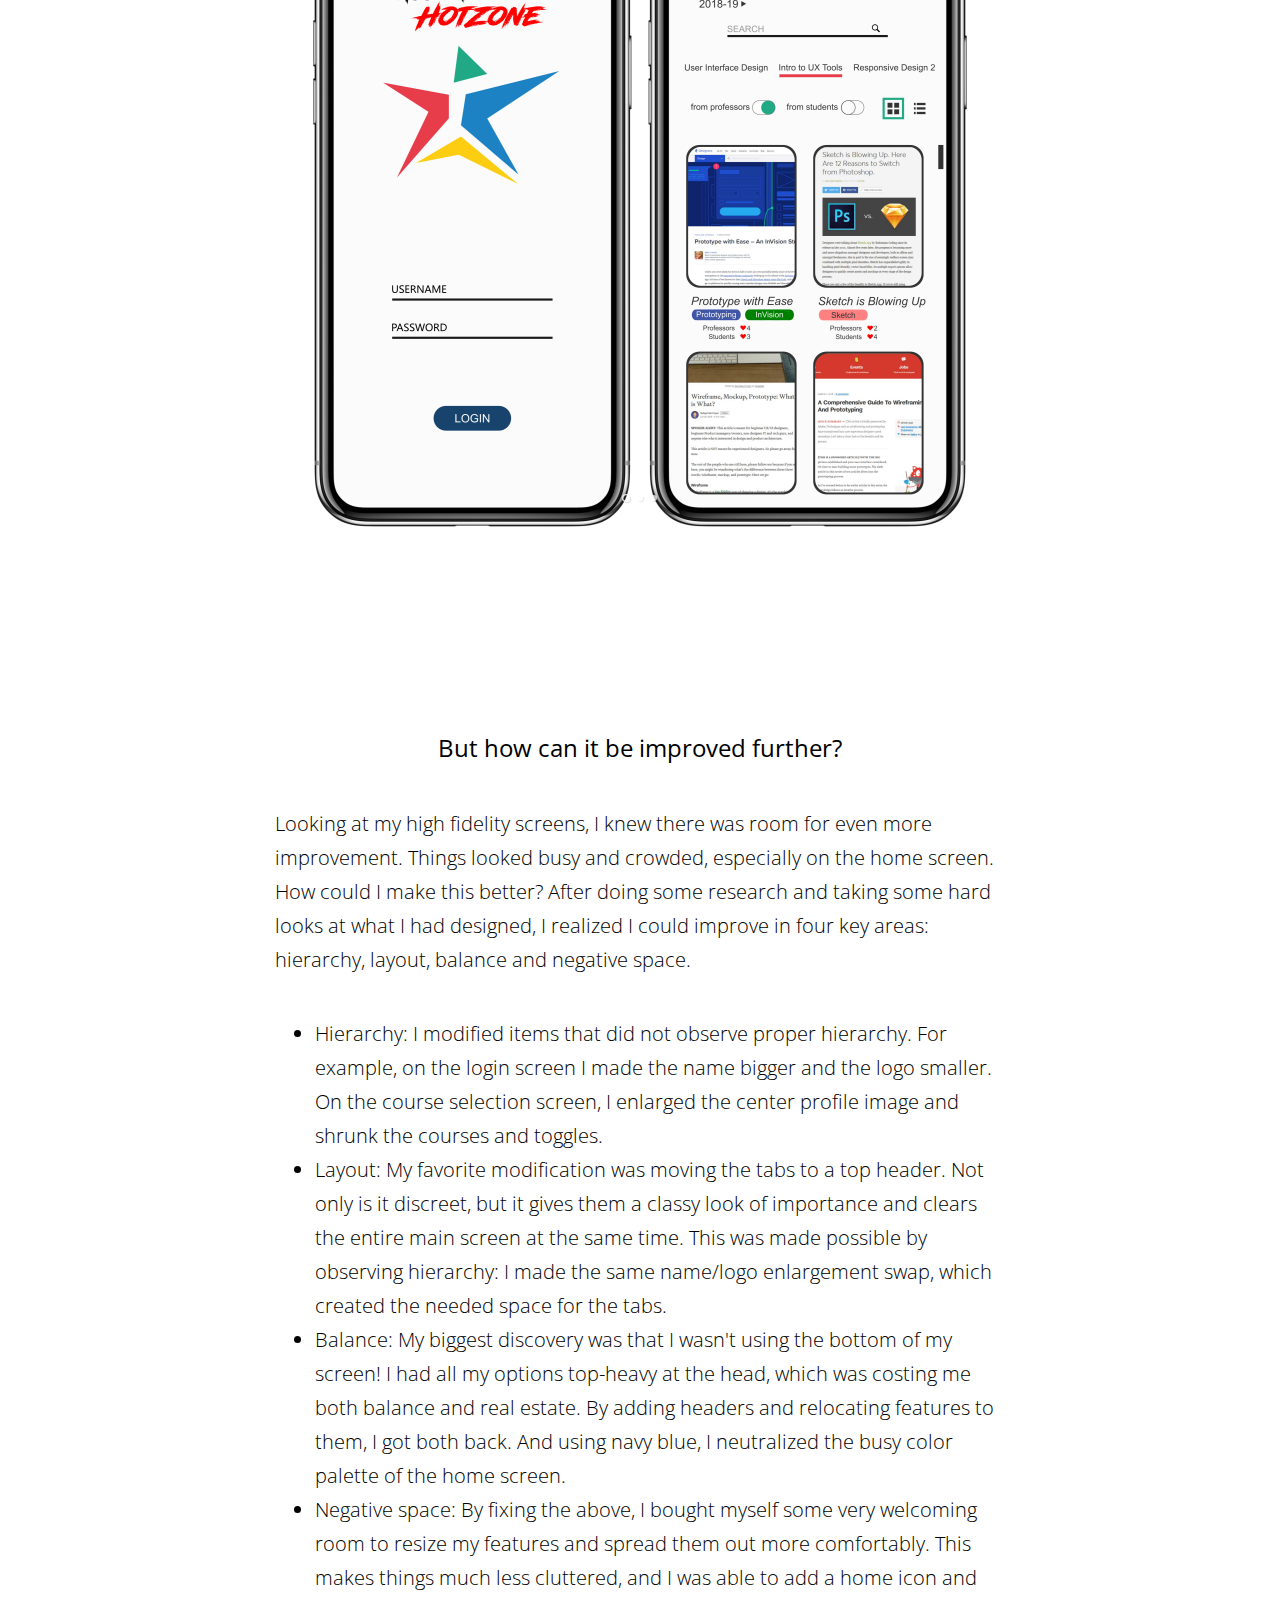
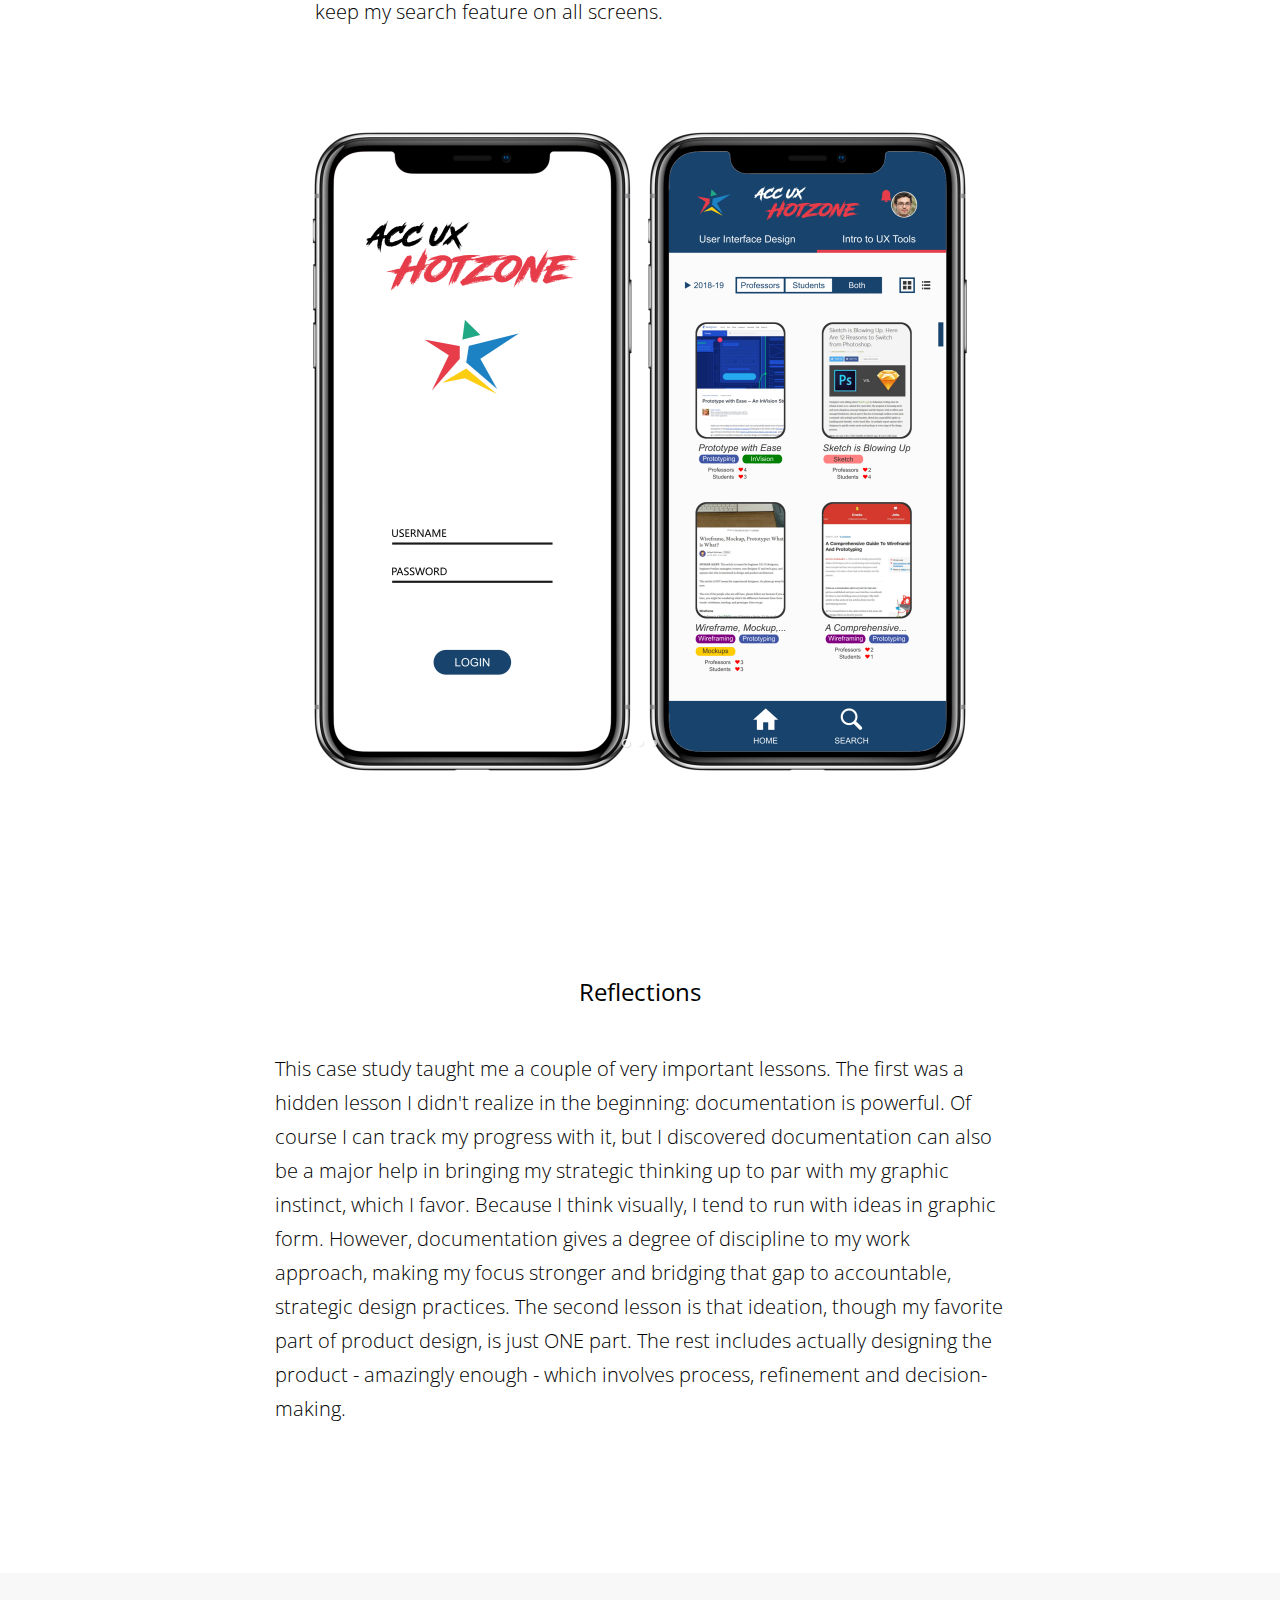
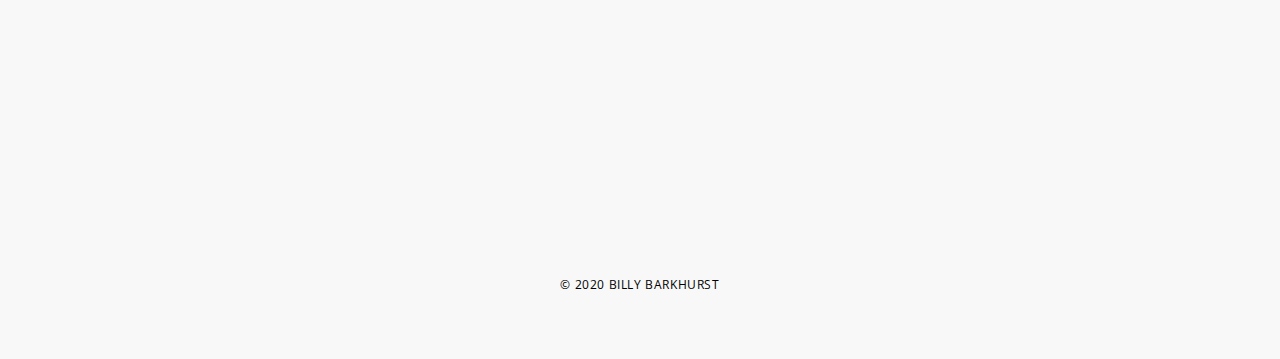
<file: acc-ux-hotzone.html>
<!DOCTYPE html>
<html>
    <head>
        <title>ACC UX Hotzone / Billy Barkhurst / UX Designer &&nbsp;researcher</title>
        <meta name="description" content="">
        <meta name="keywords" content="">
        <meta charset="utf-8">
        <meta name="author" content="https://themeforest.net/user/bestlooker/portfolio">
        <!--[if IE]><meta http-equiv='X-UA-Compatible' content='IE=edge,chrome=1'><![endif]-->
        <meta name="viewport" content="width=device-width, initial-scale=1.0" />
        
        <!-- Favicons -->
        <link rel="shortcut icon" href="images/favicon.png">

        <!-- CSS -->
        <link href="https://fonts.googleapis.com/css2?family=Open+Sans:wght@300&display=swap" rel="stylesheet">
        <link rel="stylesheet" href="css/bootstrap.min.css">
        <link rel="stylesheet" href="css/style.css">
        <link rel="stylesheet" href="css/style-responsive.css">
        <link rel="stylesheet" href="css/animate.min.css">
        <link rel="stylesheet" href="css/vertical-rhythm.min.css">
        <link rel="stylesheet" href="css/owl.carousel.css">
        <link rel="stylesheet" href="css/magnific-popup.css">        
        
    </head>
    <body class="appear-animate align-left">
        
        <!-- Page Loader -->        
        <div class="page-loader">
            <div class="loader">Loading...</div>
        </div>
        <!-- End Page Loader -->
        
        <!-- Page Wrap -->
        <div class="page" id="top">
            
            <!-- Navigation panel -->
            <nav class="main-nav js-stick">
                <div class="full-wrapper relative clearfix">
                    <!-- Logo ( * your text or image into link tag *) -->
                    <div class="nav-logo-wrap local-scroll">
                        <a href="#top" class="logo">
                            <img src="images/billy-logo-white6.png" alt="" />
                        </a>
                    </div>
                    <div class="mobile-nav">
                        <i class="fa fa-bars"></i>
                    </div>
                    <!-- Main Menu -->
                    <div class="inner-nav desktop-nav">
                        <ul class="clearlist scroll-nav local-scroll">
                            <li class="active"><a href="index.html#home">Home</a></li>
                            <li><a href="index.html#case-studies">Case Studies</a></li>
                            <li><a href="index.html#profile">Profile</a></li>
                            <li><a href="index.html#skills">Skills</a></li>
                            <li><a href="http://linkedin.com/in/billy-barkhurst" target="_blank">LinkedIn</a></li>
                            <li><a href="index.html#contact">Contact</a></li>
                        </ul>
                    </div>
                </div>
            </nav>
            <!-- End Navigation panel -->
            
            
            <!-- Home Section -->
            <section class="page-section bg-dark-alfa-30" data-background="images/full-width-images/acc-ux-hotzone-background.png" id="home">
                <div class="relative container align-left">
                    
                    <!-- Hero Content -->
                    <div class="row">
                        <div class="col-md-8">
                            <h1 class="hs-line-11 no-transp font-alt mb-20 mb-xs-0">ACC UX Hotzone</h1>
                        </div>
                    </div>
                    <!-- End Hero Content -->
                </div>
            </section>
            <!-- End Home Section -->
            
            <!-- Call Action Section -->
                    <section class="small-section">
                        <div class="container relative">                            
                            <div class="col-md-8 col-md-offset-2 align-center">
                                <!-- Section Icon -->
                                <div class="section-icon">
                                    <span class="icon-quote"></span>
                                </div>
                                <!-- Section Title --><h3 class="font-alt">The Challenge</h3>
                                <div class="section-text-2 align-left mb-70 mb-xs-40">
                                 I was tasked with solving how a UX Design student can manage and navigate an onslaught of online resources available during their studies at Austin Community College through ideation of a design interface product. User needs included searching for resources by topic, and validating the credential or quality of the resource.
                            </div>
                            </div>                            
                        </div>
                    </section>
                    <!-- End Call Action Section -->

            <!-- Call Action Section -->
                <section class="small-section-2 bg-white">
                </section>
            <!-- End Call Action Section -->

            <!-- Features Section -->
            <section class="page-section-3">
                <div class="container relative">
                    
                    <div class="hs-line-7 align-center mb-70">
                        Thinking about my users
                    </div>

                    <div class="row mb-70 mb-xs-30">
                        <div class="col-md-8 col-md-offset-2">
                            <div class="section-text-2 align-left mb-70 mb-xs-40">
                                 If my users are students, how can I appeal to their instincts or intuitions when they're navigating resources? As a student myself I'm familiar with my own instincts and those of others I've spoken with. I know that generally once students get moving, they don't want to fuss with going deep on reference material unless and until they need to. I know they want to trust they can lean easily into such material as they work. Also, they generally tend to gather what they need before they start. They want to find what they need and they want to trust it's reliable.
                            </div>
                            <div class="section-text-2 align-left mb-40 mb-xs-40">
                                 So, what kinds of <i>human</i> qualities does this suggest? What qualities might students have in common?
                            </div>
                            <div class="section-text-2 align-left mb-10 mb-xs-40">
                                 <ul>
                                    <li>Curiosity</li>
                                    <li>Optimism</li>
                                    <li>A desire to trust</li>
                                    <li>Limited patience</li>
                                </ul>
                            </div>
                        </div>
                    </div> 
                
                </div>
            </section>
            <!-- End Features Section -->

            <!-- Call Action Section -->
                <section class="small-section-2 bg">
                </section>
            <!-- End Call Action Section -->

            <!-- Features Section -->
            <section class="page-section-3" id="profile">
                <div class="container relative">
                    
                    <div class="hs-line-7 align-center mb-70">
                        Ideating!
                    </div>

                    <div class="row mb-70 mb-xs-30">
                        <div class="col-md-8 col-md-offset-2">
                            <div class="section-text-2 align-left mb-75 mb-xs-40">
                                 The best part. From these qualities, I began to chew on what these things would have meant to me as an early UX student. What was I missing back then? I remember being curious probably a lot more than the other things. A lot of new terms came fast and furious, and because students take classes in different orders, sometimes you weren't sure what a term meant because you hadn't taken a class that talked about it yet. Maybe, even if you had heard it, you just needed to SEE IT to really get it. From this came the idea of a prototyping resource. That would also help with trust, and likely patience too.
                            </div>
                            <div class="section-text-2 align-left mb-20 mb-xs-40">
                                 My first concept is an interactive database that allows a student to import a resource, such as an article, or access it directly from a native browser (like you can in Slack). From there the student categorizes the resource by UX topic, which will allow them to apply a variety of features to further their learning, such as watching a video or... navigating a click-through prototype of the activity. A prototype could be especially helpful in demystifying a UX activity or practice that might be intimidating, as well as bridge the gap between watching/reading and actually <i>doing</i>. Which is the best learning. Interacting with a prototype could also help generate new student thinking or questions as well.
                            </div>
                        </div>
                    </div> 
                
                </div>
            </section>
            <!-- End Features Section -->

            <section>
                <div class="container relative">
                    
                    <!-- Work Gallery -->
                    <div class="work-full-media image-fullwidth mb-80 mb-xs-40">
                        
                        <ul class="clearlist work-full-slider owl-carousel">
                            <li>
                                <img class="lazyOwl" src="images/portfolio/projects-thumb.gif" data-src="images/portfolio/acc-ux-hotzone/low-fidelity-1.png" alt="" />
                            </li>
                            <li>
                                <img class="lazyOwl" src="images/portfolio/projects-thumb.gif" data-src="images/portfolio/acc-ux-hotzone/low-fidelity-2.png" alt="" />
                            </li>
                        </ul>
                        
                    </div>
                    <!-- End Work Gallery -->
                
                </div>
            </section>

            <!-- Features Section -->
            <section class="page-section-3" id="profile">
                <div class="container relative">

                    <div class="row mb-20 mb-xs-30">
                        <div class="col-md-8 col-md-offset-2">
                            <div class="section-text-4 align-left mb-40 mb-xs-40">
                                 My second concept utilizes scanning and augmented reality to locate UX topics and take the student to resources. On the scanning side, the student can turn on a word search feature that directs them to relevant articles or the right place in the class textbook. On the augmented reality side, the student can do the same thing across two screens should they want to use reference material on a second device. It can also be used to recognize activities visually by sight. AR could be a major boon to reducing cognitive load between recognizing you need a resource, and the need to tax your brain searching for the right resources manually in many locations.
                            </div>
                        </div>
                    </div> 
                
                </div>
            </section>
            <!-- End Features Section -->

            <section>
                <div class="container relative">
                    
                    <!-- Work Gallery -->
                    <div class="work-full-media image-fullwidth mb-80 mb-xs-40">
                        
                        <ul class="clearlist work-full-slider owl-carousel">
                            <li>
                                <img class="lazyOwl" src="images/portfolio/projects-thumb.gif" data-src="images/portfolio/acc-ux-hotzone/low-fidelity-3.png" alt="" />
                            </li>
                            <li>
                                <img class="lazyOwl" src="images/portfolio/projects-thumb.gif" data-src="images/portfolio/acc-ux-hotzone/low-fidelity-4.png" alt="" />
                            </li>
                            <li>
                                <img class="lazyOwl" src="images/portfolio/projects-thumb.gif" data-src="images/portfolio/acc-ux-hotzone/low-fidelity-5.png" alt="" />
                            </li>
                        </ul>
                        
                    </div>
                    <!-- End Work Gallery -->
                
                </div>

                <!-- Features Section -->
            <section class="page-section-4" id="profile">
                <div class="container relative">

                    <div class="row mb-20 mb-xs-30">
                        <div class="col-md-8 col-md-offset-2">
                            <div class="section-text-4 align-left mb-40 mb-xs-40">
                                 My third concept is a more down-to-earth idea: an article database procured by professors and students, along with an option for vetting/approval of new articles between professors and students based on school curriculum.
                            </div>
                        </div>
                    </div> 
                
                </div>
            </section>
            <!-- End Features Section -->

            <section>
                <div class="container relative">
                    
                    <!-- Work Gallery -->
                    <div class="work-full-media image-fullwidth mb-80 mb-xs-40">
                        
                        <ul class="clearlist work-full-slider owl-carousel">
                            <li>
                                <img class="lazyOwl" src="images/portfolio/projects-thumb.gif" data-src="images/portfolio/acc-ux-hotzone/low-fidelity-6.png" alt="" />
                            </li>
                            <li>
                                <img class="lazyOwl" src="images/portfolio/projects-thumb.gif" data-src="images/portfolio/acc-ux-hotzone/low-fidelity-7.png" alt="" />
                            </li>
                        </ul>
                        
                    </div>
                    <!-- End Work Gallery -->
                
                </div>
            </section>

            <div class="section-text-4 align-left mb-40 mb-xs-40">
            </div>

            <!-- Features Section -->
            <section class="page-section-3" id="profile">
                <div class="container relative">
                    
                    <div class="hs-line-7 align-center mb-70">
                        Design elements
                    </div>

                    <div class="row mb-70 mb-xs-30">
                        <div class="col-md-8 col-md-offset-2">
                            <div class="section-text-2 align-left mb-20 mb-xs-40">
                                 After putting down these initial constructs, I started thinking about design features. What kinds of colors or features should I use? What kind of aesthetic might inspire greater use or additional ideas? Well, I knew the school's logo colors already made a strong statement in terms of boldness and contrast. And I knew I wanted slick, modern graphical qualities in my buttons and icons. So I experimented with some color schemes and design elements, and began integrating them into my iterations to move my design thinking along.
                            </div>
                        </div>
                    </div> 
                
                </div>
            </section>
            <!-- End Features Section -->

            <section>
                <div class="container relative">
                    
                    <!-- Work Gallery -->
                    <div class="work-full-media image-fullwidth mb-80 mb-xs-40">
                        
                        <ul class="clearlist work-full-slider owl-carousel">
                            <li>
                                <img class="lazyOwl" src="images/portfolio/projects-thumb.gif" data-src="images/portfolio/acc-ux-hotzone/design-elements.png" alt="" />
                            </li>
                        </ul>
                        
                    </div>
                    <!-- End Work Gallery -->
                
                </div>
            </section>

            <!-- Call Action Section -->
            <section class="small-section-3 bg-light">
                <div class="container relative">
                </div>
            </section>
            <!-- End Call Action Section -->

            <div class="section-text-4 align-left mb-40 mb-xs-40">
            </div>

            <!-- Features Section -->
            <section class="page-section-3" id="profile">
                <div class="container relative">
                    
                    <div class="hs-line-7 align-center mb-70">
                        Mid-fidelity designs
                    </div>

                    <div class="row mb-70 mb-xs-30">
                        <div class="col-md-8 col-md-offset-2">
                            <div class="section-text-2 align-left mb-20 mb-xs-40">
                                 Now that I had ideas and some elements to work with, I started improving my screens to generate more thinking. For my interactive database concept, I built out some search results and added icons to the interactive options; this immediately made things feel more user friendly. I also experimented with adding a carousel to the topic selection feature. For the prototype screen I built out a more cohesive feature with a topic definition, instructions and a more intuitive task flow interaction.
                            </div>
                        </div>
                    </div> 
                
                </div>
            </section>
            <!-- End Features Section -->

            <section>
                <div class="container relative">
                    
                    <!-- Work Gallery -->
                    <div class="work-full-media image-fullwidth mb-80 mb-xs-40">
                        
                        <ul class="clearlist work-full-slider owl-carousel">
                            <li>
                                <img class="lazyOwl" src="images/portfolio/projects-thumb.gif" data-src="images/portfolio/acc-ux-hotzone/mid-fidelity-1.png" alt="" />
                            </li>
                            <li>
                                <img class="lazyOwl" src="images/portfolio/projects-thumb.gif" data-src="images/portfolio/acc-ux-hotzone/mid-fidelity-2.png" alt="" />
                            </li>
                        </ul>
                        
                    </div>
                    <!-- End Work Gallery -->
                
                </div>
            </section>

            <!-- Features Section -->
            <section class="page-section-3" id="profile">
                <div class="container relative">

                    <div class="row mb-20 mb-xs-30">
                        <div class="col-md-8 col-md-offset-2">
                            <div class="section-text-4 align-left mb-40 mb-xs-40">
                                 For scanning/augmented reality, the big improvement came from icons. They identify topics with far less need for words, which economizes space and creates less interference with native article elements such as graphics or images. This is especially helpful with AR, where the app would be populating and repopulating graphics as it scans the real world. Indeed even additional information in icon form could be added to an AR screen without making things too busy (see last slide). Icons also helped in designing a results page, where they not only keep things looking tight and organized, but also allow results to mingle without losing clarity as to what kind of resource it is (textbook, web, video).
                            </div>
                        </div>
                    </div> 
                
                </div>
            </section>
            <!-- End Features Section -->

            <section>
                <div class="container relative">
                    
                    <!-- Work Gallery -->
                    <div class="work-full-media image-fullwidth mb-80 mb-xs-40">
                        
                        <ul class="clearlist work-full-slider owl-carousel">
                            <li>
                                <img class="lazyOwl" src="images/portfolio/projects-thumb.gif" data-src="images/portfolio/acc-ux-hotzone/mid-fidelity-3.png" alt="" />
                            </li>
                            <li>
                                <img class="lazyOwl" src="images/portfolio/projects-thumb.gif" data-src="images/portfolio/acc-ux-hotzone/mid-fidelity-4.png" alt="" />
                            </li>
                            <li>
                                <img class="lazyOwl" src="images/portfolio/projects-thumb.gif" data-src="images/portfolio/acc-ux-hotzone/mid-fidelity-5.png" alt="" />
                            </li>
                        </ul>
                        
                    </div>
                    <!-- End Work Gallery -->
                
                </div>

                <!-- Features Section -->
            <section class="page-section-3" id="profile">
                <div class="container relative">

                    <div class="row mb-20 mb-xs-30">
                        <div class="col-md-8 col-md-offset-2">
                            <div class="section-text-4 align-left mb-40 mb-xs-40">
                                 Much as icons improved my AR concept, interaction improved the article database. Though the initial design largely shows what I intended, the concept depends strongly on interaction. And with interaction, I've learned, comes room for improvement. I switched from checkboxes to toggles, added a profile feature for personalization, and added preview screens, tags and like options. However I knew there could be more...
                            </div>
                        </div>
                    </div> 
                
                </div>
            </section>
            <!-- End Features Section -->

            <section>
                <div class="container relative">
                    
                    <!-- Work Gallery -->
                    <div class="work-full-media image-fullwidth mb-80 mb-xs-40">
                        
                        <ul class="clearlist work-full-slider owl-carousel">
                            <li>
                                <img class="lazyOwl" src="images/portfolio/projects-thumb.gif" data-src="images/portfolio/acc-ux-hotzone/mid-fidelity-6.png" alt="" />
                            </li>
                        </ul>
                        
                    </div>
                    <!-- End Work Gallery -->
                
                </div>
            </section>

            <div class="section-text-4 align-left mb-40 mb-xs-40">
            </div>

            <!-- Features Section -->
            <section class="page-section-3">
                <div class="container relative">
                    
                    <div class="hs-line-7 align-center mb-70">
                        Downselecting to a finalist
                    </div>

                    <div class="row mb-70 mb-xs-30">
                        <div class="col-md-8 col-md-offset-2">
                            <div class="section-text-2 align-left mb-40 mb-xs-40">
                                 As much as I loved working with an augmented reality concept, and as much as I wanted to continue exploring it, I realized I wanted (and needed) to connect with the option that would best fulfill the challenge: not just finding resources, but <i>validating</i> those resources. I knew the article database was the best choice for this. Not only could validation be part of my work, but I could further explore interaction design, which is what would allow for validation in this solution. I also realized I could further my general design features more easily with a high fidelity iteration of this concept. So article database it is!
                            </div>
                            <div class="section-text-2 align-left mb-10 mb-xs-40">
                                 <ul>
                                    <li>The first slide shows a login/loading screen and the home screen with "Intro to UX Tools" articles loaded.</li>
                                    <li>The second slide shows options available under the student's profile, such as "Courses," where classes can be added or removed from the home screen, and "Suggestions," where suggestions can be added or reviewed.</li>
                                    <li>The third slide shows the student's account information and features, such as private messages.</li>
                                </ul>
                            </div>
                        </div>
                    </div> 
                
                </div>
            </section>
            <!-- End Features Section -->

            <section>
                <div class="container relative">
                    
                    <!-- Work Gallery -->
                    <div class="work-full-media image-fullwidth mb-80 mb-xs-40">
                        
                        <ul class="clearlist work-full-slider owl-carousel">
                            <li>
                                <img class="lazyOwl" src="images/portfolio/projects-thumb.gif" data-src="images/portfolio/acc-ux-hotzone/high-fidelity-1.png" alt="" />
                            </li>
                            <li>
                                <img class="lazyOwl" src="images/portfolio/projects-thumb.gif" data-src="images/portfolio/acc-ux-hotzone/high-fidelity-2.png" alt="" />
                            </li>
                            <li>
                                <img class="lazyOwl" src="images/portfolio/projects-thumb.gif" data-src="images/portfolio/acc-ux-hotzone/high-fidelity-3.png" alt="" />
                            </li>
                        </ul>
                        
                    </div>
                    <!-- End Work Gallery -->
                
                </div>
            </section>

            <div class="section-text-4 align-left mb-40 mb-xs-40">
            </div>

            <!-- Features Section -->
            <section class="page-section-3">
                <div class="container relative">
                    
                    <div class="hs-line-7 align-center mb-70">
                        But how can it be improved further?
                    </div>

                    <div class="row mb-70 mb-xs-30">
                        <div class="col-md-8 col-md-offset-2">
                            <div class="section-text-2 align-left mb-40 mb-xs-40">
                                 Looking at my high fidelity screens, I knew there was room for even more improvement. Things looked busy and crowded, especially on the home screen. How could I make this better? After doing some research and taking some hard looks at what I had designed, I realized I could improve in four key areas: hierarchy, layout, balance and negative space.
                            </div>
                            <div class="section-text-2 align-left mb-10 mb-xs-40">
                                 <ul>
                                    <li>Hierarchy: I modified items that did not observe proper hierarchy. For example, on the login screen I made the name bigger and the logo smaller. On the course selection screen, I enlarged the center profile image and shrunk the courses and toggles.</li>
                                    <li>Layout: My favorite modification was moving the tabs to a top header. Not only is it discreet, but it gives them a classy look of importance and clears the entire main screen at the same time. This was made possible by observing hierarchy: I made the same name/logo enlargement swap, which created the needed space for the tabs.</li>
                                    <li>Balance: My biggest discovery was that I wasn't using the bottom of my screen! I had all my options top-heavy at the head, which was costing me both balance and real estate. By adding headers and relocating features to them, I got both back. And using navy blue, I neutralized the busy color palette of the home screen.</li>
                                    <li>Negative space: By fixing the above, I bought myself some very welcoming room to resize my features and spread them out more comfortably. This makes things much less cluttered, and I was able to add a home icon and keep my search feature on all screens.</li>
                                </ul>
                            </div>
                        </div>
                    </div> 
                
                </div>
            </section>
            <!-- End Features Section -->

            <section>
                <div class="container relative">
                    
                    <!-- Work Gallery -->
                    <div class="work-full-media image-fullwidth mb-80 mb-xs-40">
                        
                        <ul class="clearlist work-full-slider owl-carousel">
                            <li>
                                <img class="lazyOwl" src="images/portfolio/projects-thumb.gif" data-src="images/portfolio/acc-ux-hotzone/high-fidelity-final-1.png" alt="" />
                            </li>
                            <li>
                                <img class="lazyOwl" src="images/portfolio/projects-thumb.gif" data-src="images/portfolio/acc-ux-hotzone/high-fidelity-final-2.png" alt="" />
                            </li>
                            <li>
                                <img class="lazyOwl" src="images/portfolio/projects-thumb.gif" data-src="images/portfolio/acc-ux-hotzone/high-fidelity-final-3.png" alt="" />
                            </li>
                        </ul>
                        
                    </div>
                    <!-- End Work Gallery -->
                
                </div>
            </section>

            <div class="section-text-4 align-left mb-40 mb-xs-40">
            </div>

            <!-- Features Section -->
            <section class="page-section-3">
                <div class="container relative">
                    
                    <div class="hs-line-7 align-center mb-70">
                        Reflections
                    </div>

                    <div class="row mb-70 mb-xs-30">
                        <div class="col-md-8 col-md-offset-2">
                            <div class="section-text-2 align-left mb-70 mb-xs-40">
                                 This case study taught me a couple of very important lessons. The first was a hidden lesson I didn't realize in the beginning: documentation is powerful. Of course I can track my progress with it, but I discovered documentation can also be a major help in bringing my strategic thinking up to par with my graphic instinct, which I favor. Because I think visually, I tend to run with ideas in graphic form. However, documentation gives a degree of discipline to my work approach, making my focus stronger and bridging that gap to accountable, strategic design practices. The second lesson is that ideation, though my favorite part of product design, is just ONE part. The rest includes actually designing the product - amazingly enough - which involves process, refinement and decision-making.
                            </div>
                        </div>
                    </div> 
                
                </div>
            </section>
            <!-- End Features Section -->

            <!-- Call Action Section -->
            <section class="small-section-2 bg-light">
                <div class="container relative">
                </div>
            </section>
            <!-- End Call Action Section -->
            
            <!-- Foter -->
            <footer class="page-section bg-gray-lighter footer pb-60">
                <div class="container">
                    
                    <!-- Footer Logo -->
                    <div class="local-scroll mb-30 wow fadeInUp" data-wow-duration="1.5s">
                        <a href="#top"><img src="images/logo-footer-2.png" width="44" height="36" alt="" /></a>
                    </div>
                    <!-- End Footer Logo -->
                    
                    <!-- Social Links -->
                    <div class="footer-social-links mb-110 mb-xs-60">
                        <div class="local-scroll mb-30 wow fadeInUp" data-wow-duration="1.5s">
                            <a href="index.html#contact" title="william.barkhurst@g.austincc.edu"><i class="fa fa-envelope"></i></a>
                            <a href="http://linkedin.com/in/billy-barkhurst" title="LinkedIn" target="_blank"><i class="fa fa-linkedin"></i></a>
                            <a href="resume.pdf" title="Résumé" target="_blank"><i class="fa fa-file-text-o"></i></a>
                        </div>
                    </div>
                    <!-- End Social Links -->  
                    
                    <!-- Footer Text -->
                    <div class="footer-text">
                        
                        <!-- Copyright -->
                        <div class="footer-copy font-alt">
                            &copy; 2020 Billy Barkhurst</a>
                        </div>
                        <!-- End Copyright -->
                        
                    </div>
                    <!-- End Footer Text --> 
                    
                 </div>
                 
            </footer>
            <!-- End Foter -->
                             
        
        </div>
        <!-- End Page Wrap -->
        
        
        <!-- JS -->
        <script type="text/javascript" src="js/jquery-1.11.2.min.js"></script>
        <script type="text/javascript" src="js/jquery.easing.1.3.js"></script>
        <script type="text/javascript" src="js/bootstrap.min.js"></script>        
        <script type="text/javascript" src="js/SmoothScroll.js"></script>
        <script type="text/javascript" src="js/jquery.scrollTo.min.js"></script>
        <script type="text/javascript" src="js/jquery.localScroll.min.js"></script>
        <script type="text/javascript" src="js/jquery.viewport.mini.js"></script>
        <script type="text/javascript" src="js/jquery.countTo.js"></script>
        <script type="text/javascript" src="js/jquery.appear.js"></script>
        <script type="text/javascript" src="js/jquery.sticky.js"></script>
        <script type="text/javascript" src="js/jquery.parallax-1.1.3.js"></script>
        <script type="text/javascript" src="js/jquery.fitvids.js"></script>
        <script type="text/javascript" src="js/owl.carousel.min.js"></script>
        <script type="text/javascript" src="js/isotope.pkgd.min.js"></script>
        <script type="text/javascript" src="js/imagesloaded.pkgd.min.js"></script>
        <script type="text/javascript" src="js/jquery.magnific-popup.min.js"></script>
        <script type="text/javascript" src="js/wow.min.js"></script>
        <script type="text/javascript" src="js/masonry.pkgd.min.js"></script>
        <script type="text/javascript" src="js/jquery.simple-text-rotator.min.js"></script>
        <script type="text/javascript" src="js/jquery.lazyload.min.js"></script>
        <script type="text/javascript" src="js/all.js"></script>
        <script type="text/javascript" src="js/contact-form.js"></script>
        <script type="text/javascript" src="js/jquery.ajaxchimp.min.js"></script>       
        <!--[if lt IE 10]><script type="text/javascript" src="js/placeholder.js"></script><![endif]-->
        
    </body>
</html>
</file>
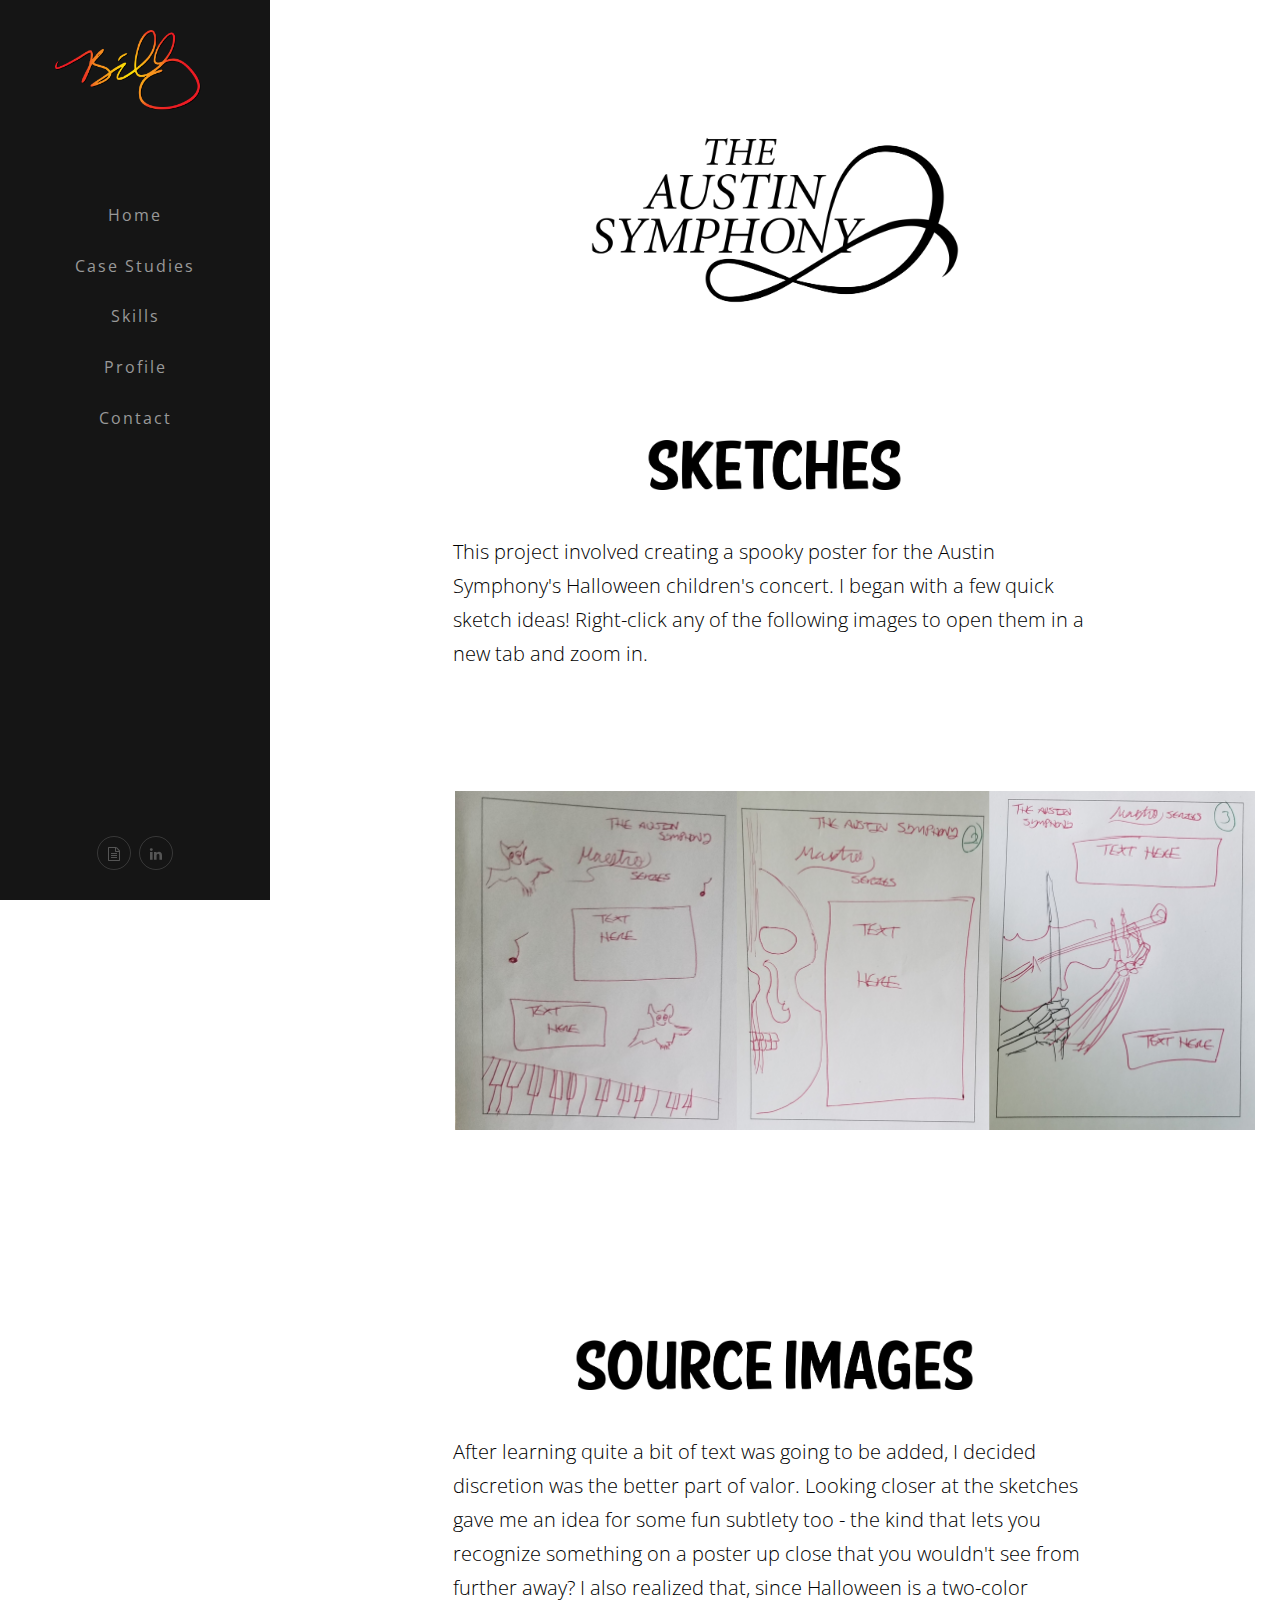
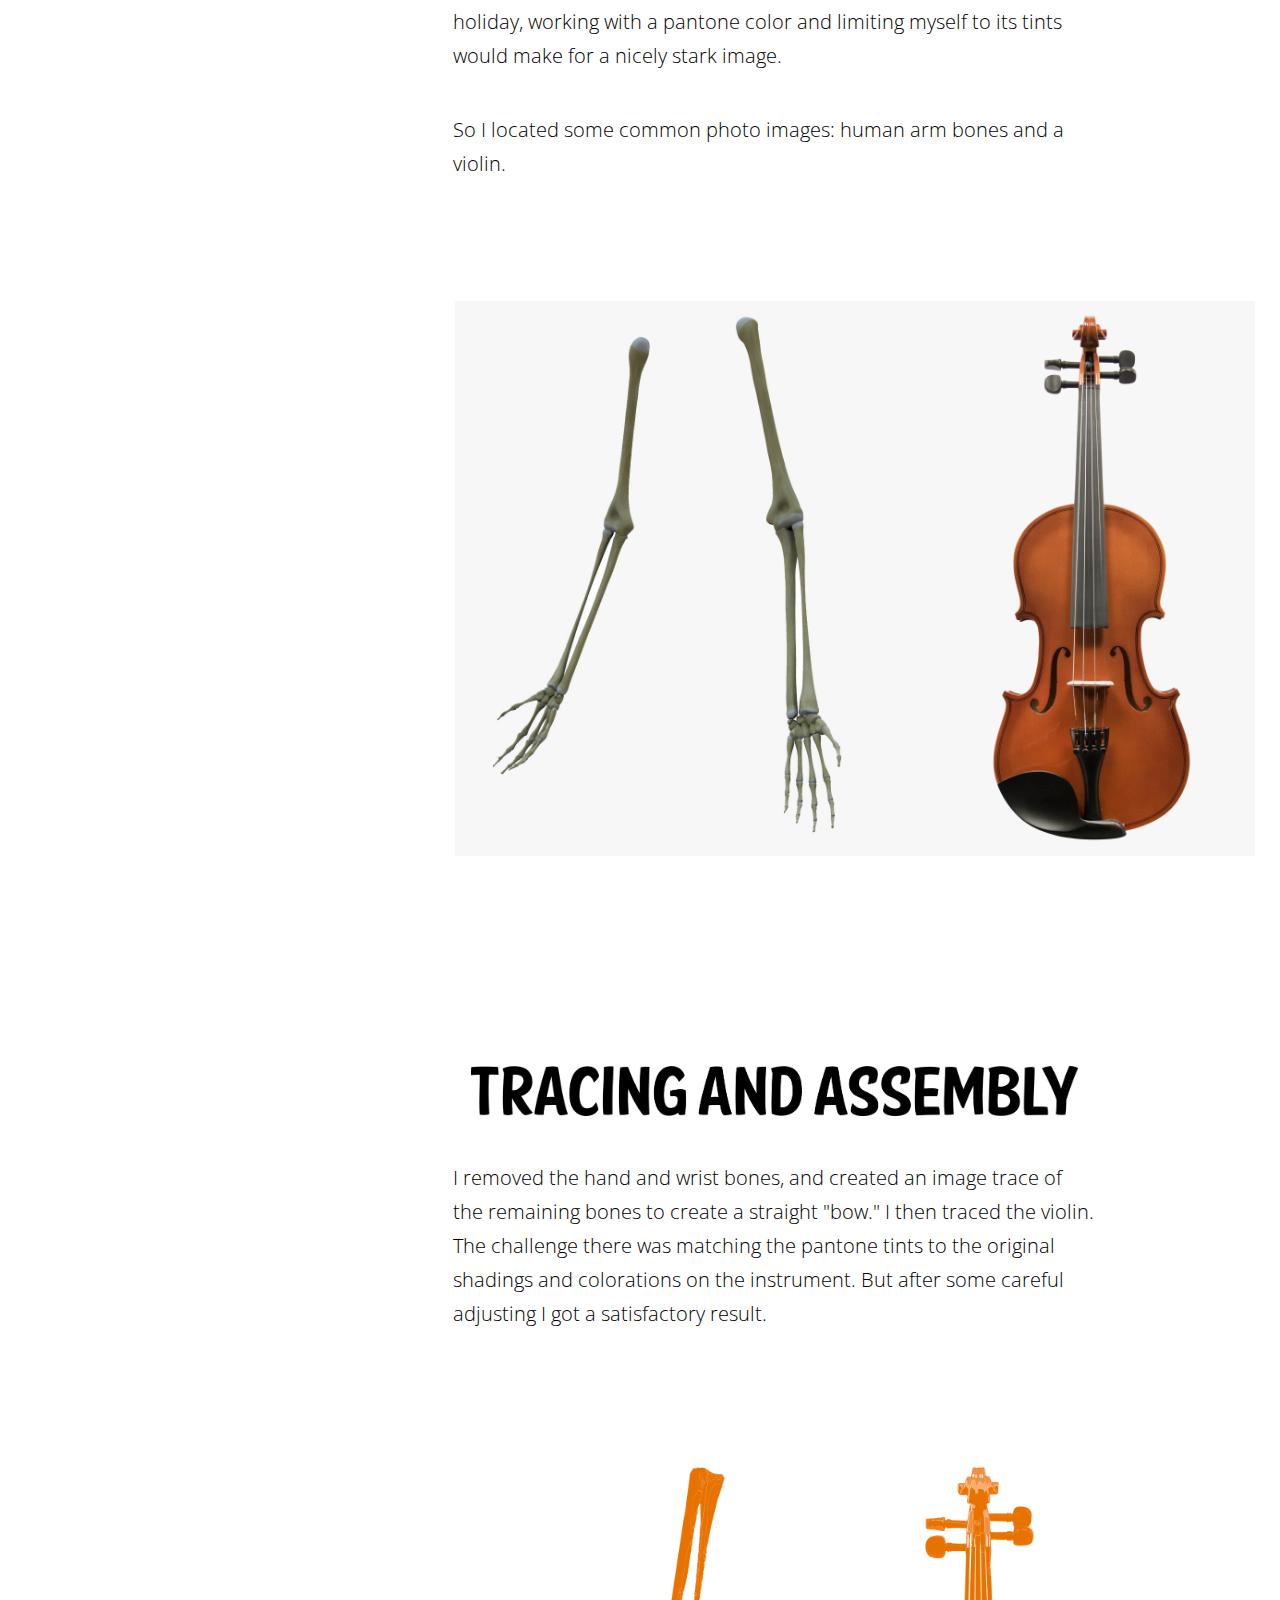
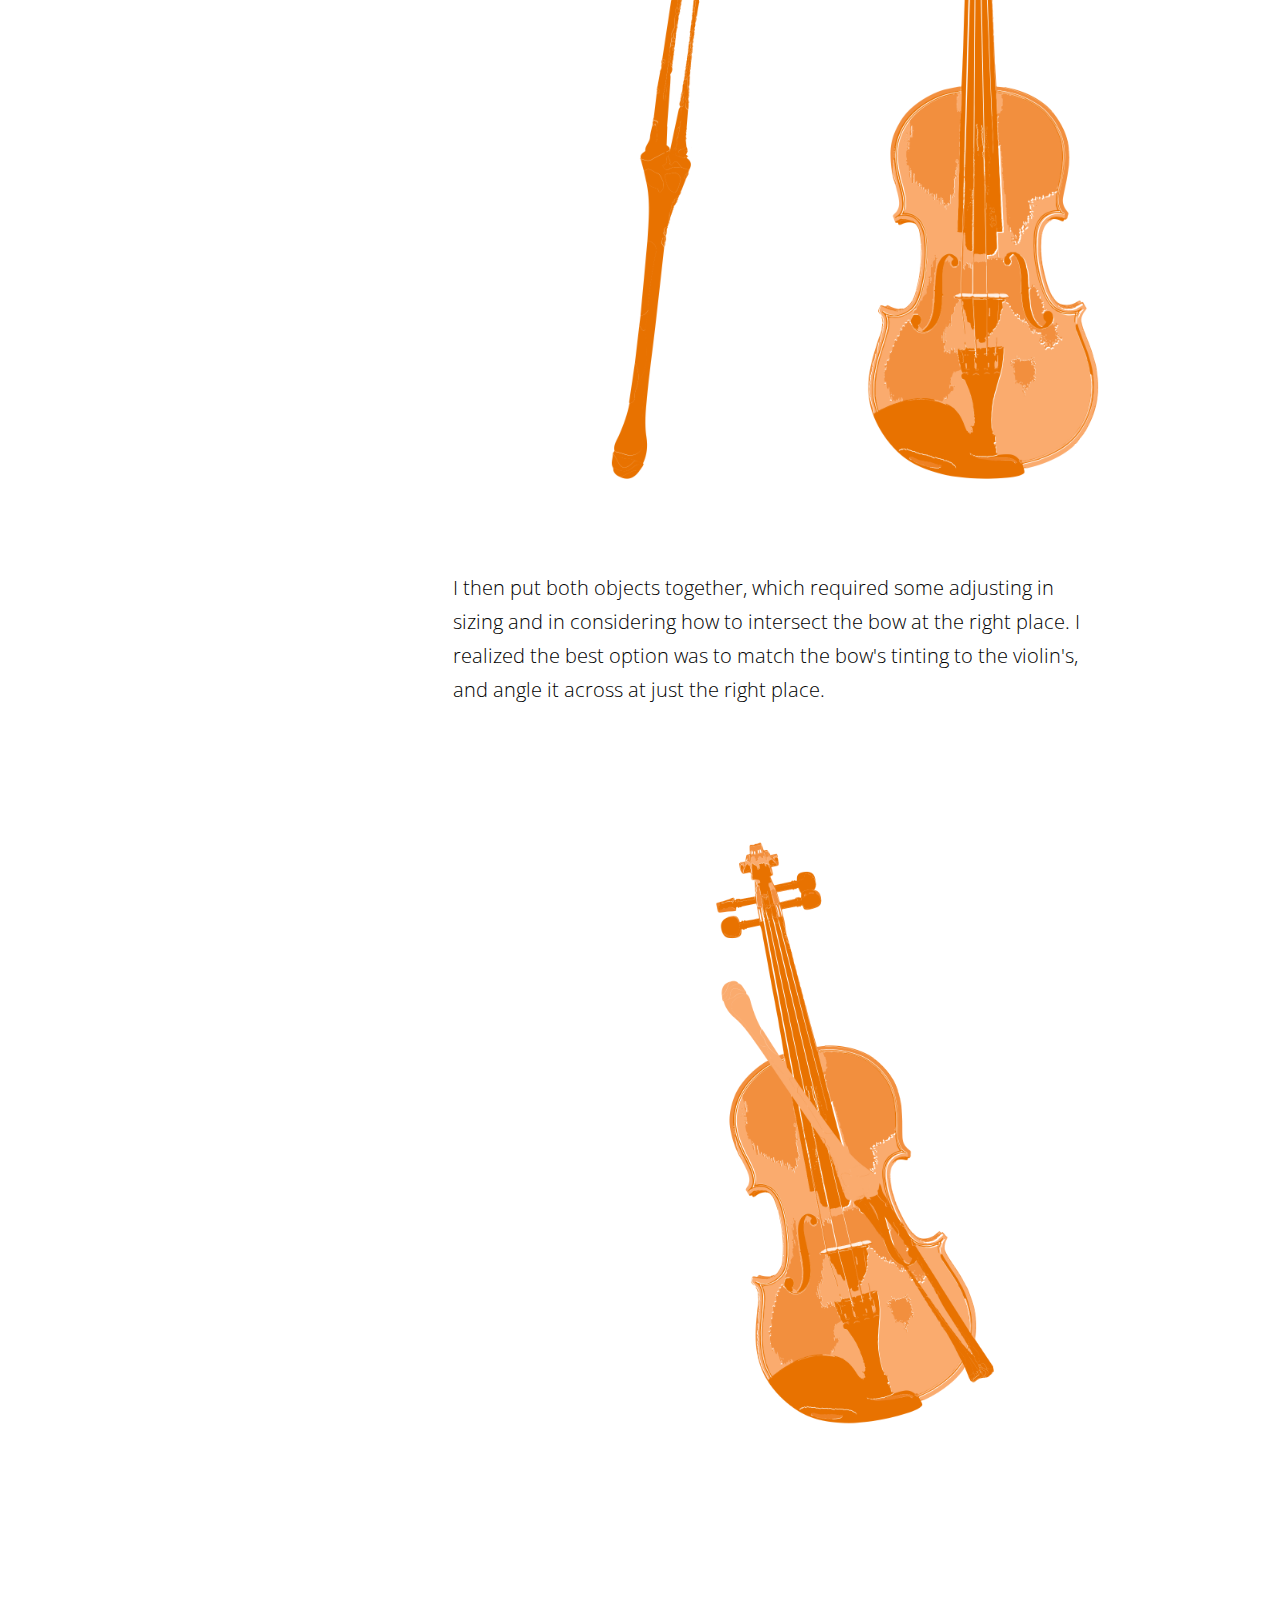
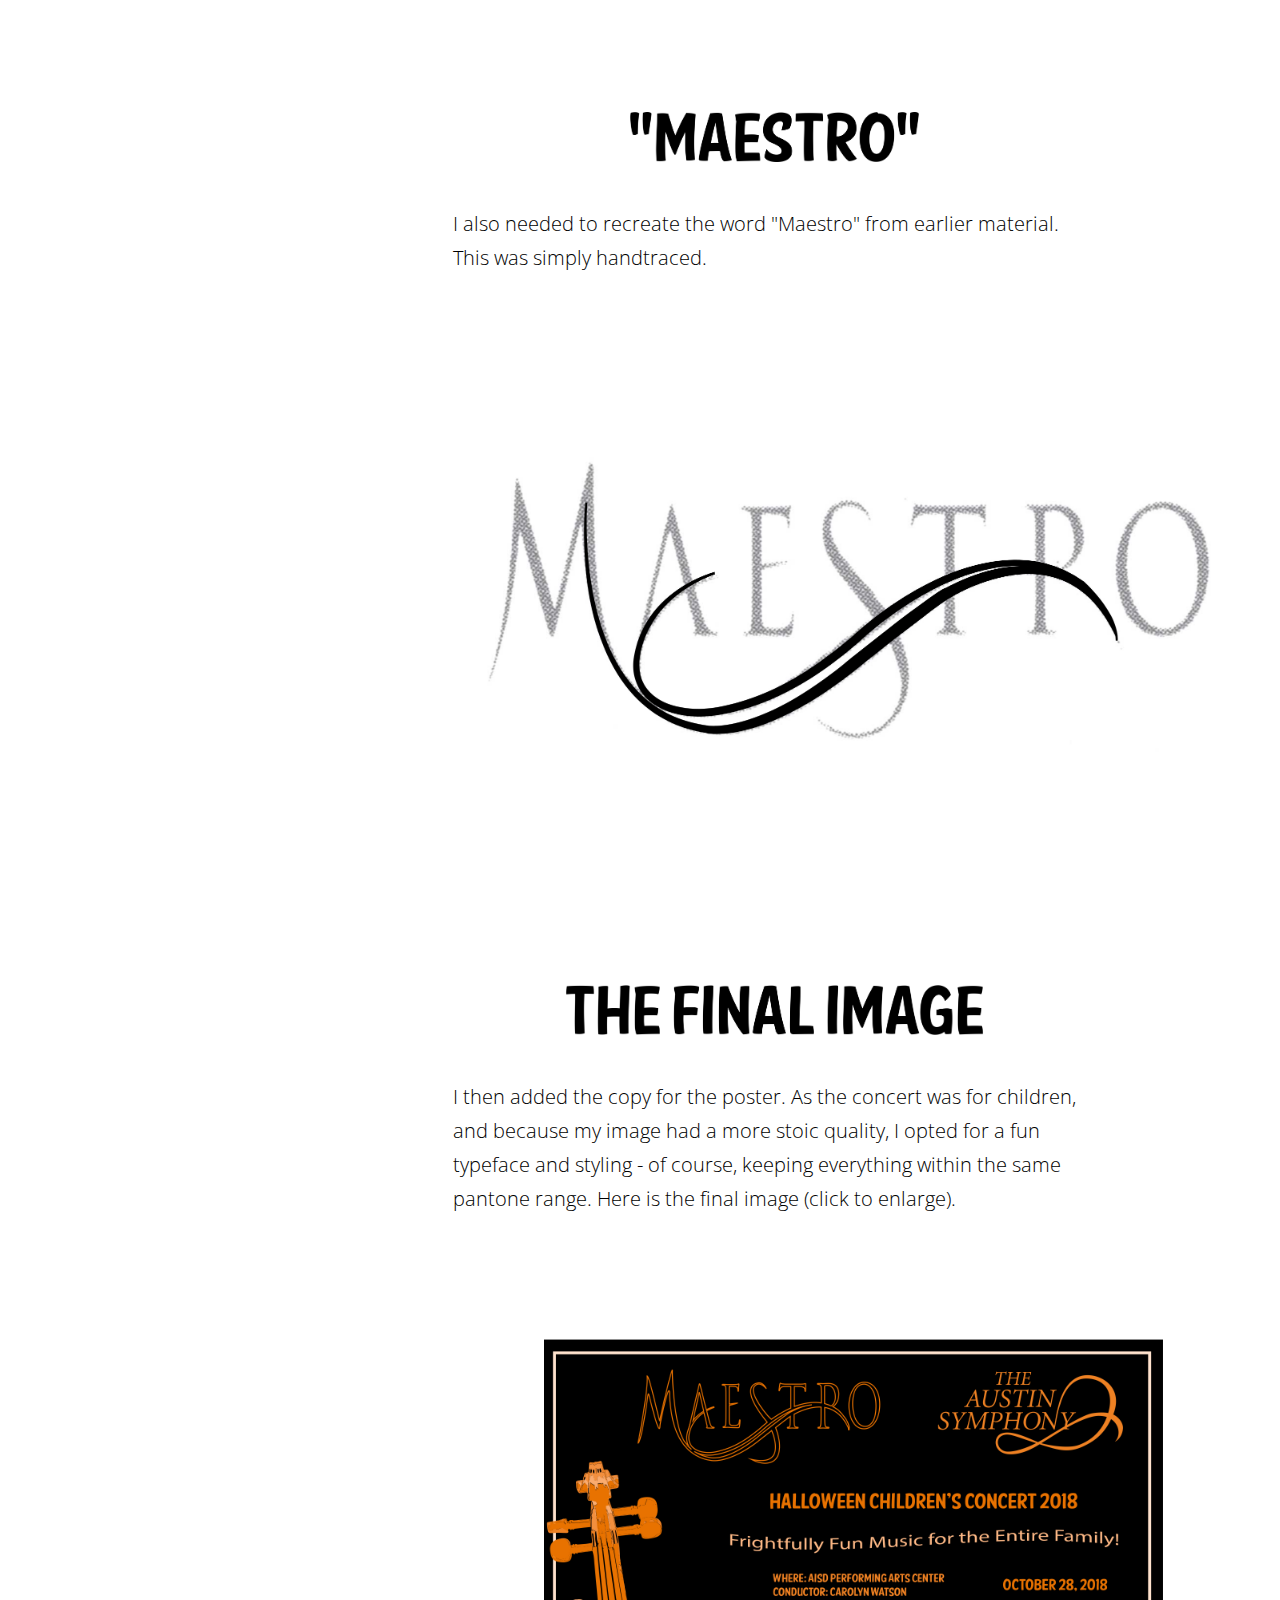
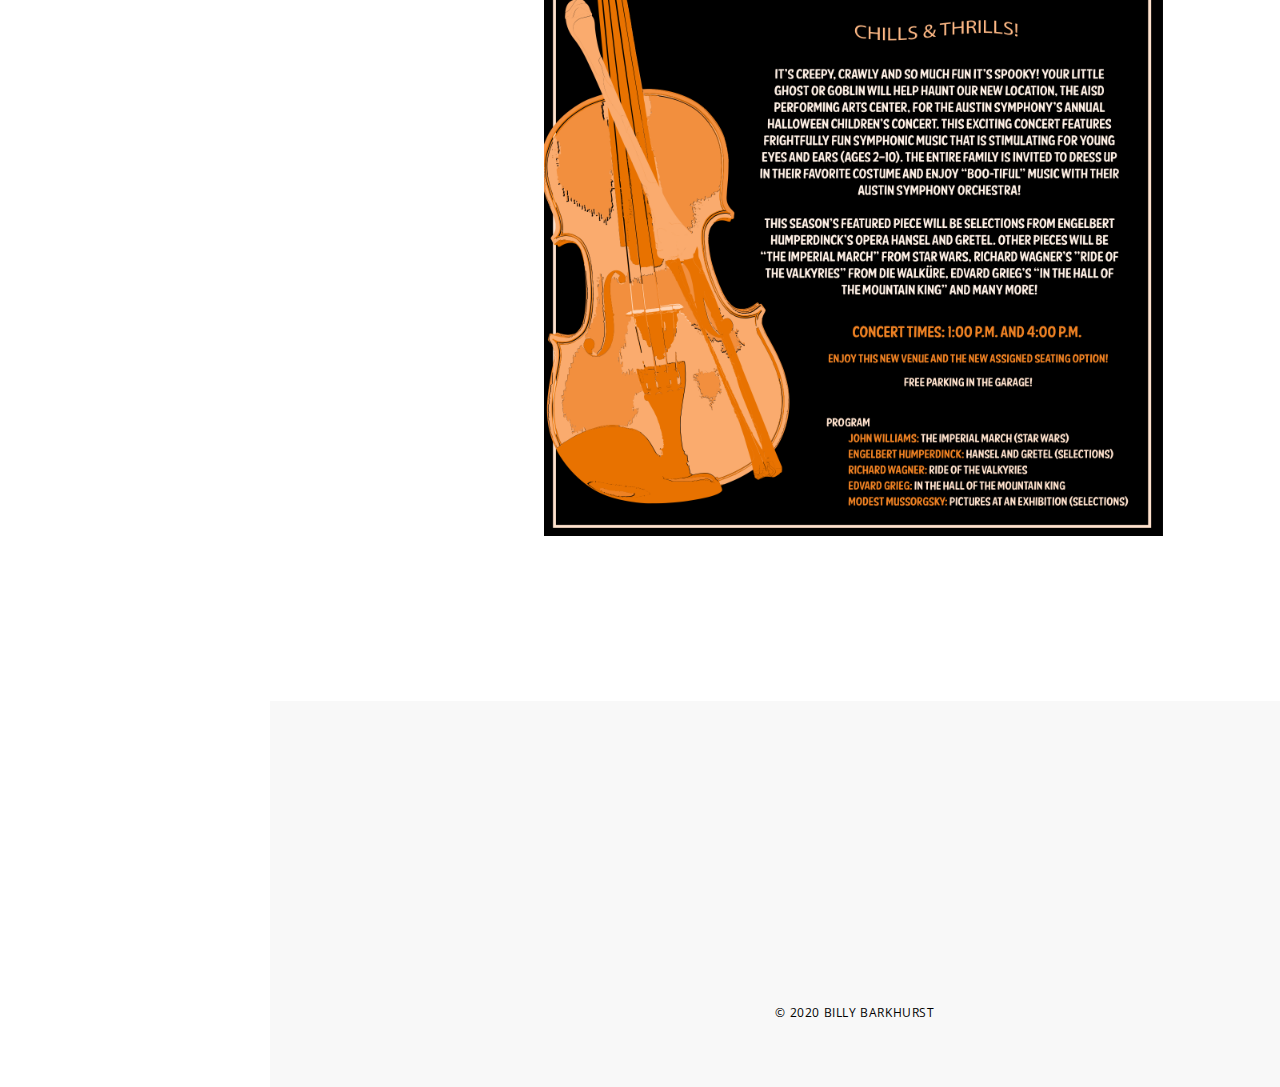
<file: aso.html>
<!DOCTYPE html>
<html>
    <head>
        <title>The Austin Symphony / Billy Barkhurst</title>
        <meta name="description" content="">
        <meta name="keywords" content="">
        <meta charset="utf-8">
        <meta name="author" content="https://themeforest.net/user/bestlooker/portfolio">
        <!--[if IE]><meta http-equiv='X-UA-Compatible' content='IE=edge,chrome=1'><![endif]-->
        <meta name="viewport" content="width=device-width, initial-scale=1.0" />
        
        <!-- Favicons -->
        <link rel="shortcut icon" href="images/favicon.png">

        <!-- CSS -->
        <link rel="stylesheet" href="css/bootstrap.min.css">
        <link rel="stylesheet" href="css/style.css">
        <link rel="stylesheet" href="css/style-responsive.css">
        <link rel="stylesheet" href="css/animate.min.css">
        <link rel="stylesheet" href="css/vertical-rhythm.min.css">
        <link rel="stylesheet" href="css/owl.carousel.css">
        <link rel="stylesheet" href="css/magnific-popup.css">        
        
    </head>
    <body class="appear-animate">
        
        <!-- Page Loader -->        
        <div class="page-loader">
            <div class="loader">Loading...</div>
        </div>
        <!-- End Page Loader -->
        
        <!-- Menu Button -->
        <a href="#" class="sp-button"><span></span>Menu</a>
        <!-- End Menu Button -->
        
        <!-- Side Panel -->
        <div class="sp-overlay"></div>
        <div class="side-panel">
            
            <!-- Close Button -->
            <a href="#" class="sp-close-button"></a>
            <!-- End Close Button -->
            
            <!-- Logo -->
            <!-- Your text or image into link tag -->
            <div class="sp-logo-wrap local-scroll mb-40 mb-md-10 mb-xs-0">
                <a href="graphic-design.html" class="logo"><img src="images/billy-signature.png" width="160" height="160" alt="" /></a>
            </div>
            <!-- End Logo -->
            
            <!-- Menu -->
            <div class="sp-wrapper" id="side-panel-menu">
                
                <ul class="sp-menu-links local-scroll">
                    
                    <li>
                        <a href="index.html#home">Home</a>
                    </li>
                    
                    <li>
                        <a href="index.html#case-studies">Case Studies</a>
                    </li>

                    <li>
                        <a href="index.html#skills">Skills</a>
                    </li>

                    <li>
                        <a href="index.html#profile">Profile</a>
                    </li>

                    <li>
                        <a href="index.html#contact">Contact</a>
                    </li>

                </ul>
                
            </div>
            <!-- End Menu -->
            
            
            <!-- Social Links -->
            <div class="sp-social-links">
                <a href="resume.pdf" target="_blank"><i class="fa fa-file-text-o"></i></a>
                <a href="http://linkedin.com/in/billy-barkhurst" target="_blank"><i class="fa fa-linkedin"></i></a>
            </div>
            <!-- End Social Links -->
            
        </div>
        <!-- End Side Panel -->
        
        <!-- Page Wrap -->
        <div class="page side-panel-is-left" id="top">
            
            <!-- Features Section -->
                <section id="ideate">
                    <div class="row mb-70 mb-xs-30">
                        <div class="col-md-8 col-md-offset-2">
                            <div class="section-text align-center mb-70 mb-xs-40"></div>
                        </div>
                    </div>

                    <div class="row mb-5 mb-xs-30">
                        <div class="col-md-8 col-md-offset-2">
                            <div class="section-text-3 align-center mb-70 mb-xs-40">
                                <img src="images/aso-logo.png" width="390" height="225" alt="ASO logo">
                            </div>
                        </div>
                    </div>
                    <!-- Section -->

                    <div class="row mb-70 mb-xs-30">
                        <div class="col-md-8 col-md-offset-2">
                            <div class="section-text-3 align-center mb-70 mb-xs-40">
                                
                            </div>
                            <div class="section-text-3 align-center mb-70 mb-xs-40">
                                <img src="images/aso-1.png" width="607" height="50" alt="Sketches">
                            </div>
                            <div class="section-text-3 align-left mb-70 mb-xs-40">
                                 <p>This project involved creating a spooky poster for the Austin Symphony's Halloween children's concert. I began with a few quick sketch ideas! Right-click any of the following images to open them in a new tab and zoom in.</p>
                            </div>
                        </div>
                    </div>
                </section>
                    <!-- Section -->

            <section class="page-section-4">
                <div class="container relative">
                    
                    <!-- Work Gallery -->
                    <div class="work-full-media align-center mb-80 mb-xs-40">
                        
                        <img src="images/aso-sketches.png" width="800" height="340" alt="Austin Symphony sketches">
                        
                    </div>
                    <!-- End Work Gallery -->
                
                </div>
            </section>

            <section>
            <div class="row mb-70 mb-xs-30">
                <div class="col-md-8 col-md-offset-2">
                    <div class="section-text-3 align-center mb-70 mb-xs-40">
                        
                    </div>
                    <div class="section-text-3 align-center mb-70 mb-xs-40">
                        <img src="images/aso-2.png" width="607" height="50" alt="Source Images">
                    </div>
                    <div class="section-text-3 align-left mb-70 mb-xs-40">
                         <p>After learning quite a bit of text was going to be added, I decided discretion was the better part of valor. Looking closer at the sketches gave me an idea for some fun subtlety too - the kind that lets you recognize something on a poster up close that you wouldn't see from further away? I also realized that, since Halloween is a two-color holiday, working with a pantone color and limiting myself to its tints would make for a nicely stark image.</p>
                         <p>So I located some common photo images: human arm bones and a violin.</p>
                    </div>
                        </div>
                    </div>
                </section>
                    <!-- Section -->

            <section class="page-section-4">
                <div class="container relative">
                    
                    <!-- Work Gallery -->
                    <div class="work-full-media align-center mb-80 mb-xs-40">
                        
                        <img src="images/armbones-violin.png" width="800" height="554" alt="Armbones and violin">
                        
                    </div>
                    <!-- End Work Gallery -->
                
                </div>
            </section>

            <section>
                <div class="row mb-70 mb-xs-30">
                    <div class="col-md-8 col-md-offset-2">
                        <div class="section-text-3 align-center mb-70 mb-xs-40">
                            
                        </div>
                        <div class="section-text-3 align-center mb-70 mb-xs-40">
                            <img src="images/aso-3.png" width="607" height="50" alt="Tracing and Assembly">
                        </div>
                        <div class="section-text-3 align-left mb-70 mb-xs-40">
                             <p>I removed the hand and wrist bones, and created an image trace of the remaining bones to create a straight "bow." I then traced the violin. The challenge there was matching the pantone tints to the original shadings and colorations on the instrument. But after some careful adjusting I got a satisfactory result.</p>
                        </div>
                    </div>
                </div>
            </section>
                    <!-- Section -->

            <section class="page-section-4">
                <div class="container relative">
                    
                    <!-- Work Gallery -->
                    <div class="work-full-media align-center mb-10 mb-xs-40">
                        
                        <img src="images/armbones-violin2.png" width="800" height="800" alt="Armbone and violin trace">
                        
                    </div>
                    <!-- End Work Gallery -->
                
                </div>

                <div class="row mb-70 mb-xs-30">
                    <div class="col-md-8 col-md-offset-2">
                        <div class="section-text-3 align-center mb-10 mb-xs-40">
                            
                        </div>
                        <div class="section-text-3 align-left mb-70 mb-xs-40">
                             <p>I then put both objects together, which required some adjusting in sizing and in considering how to intersect the bow at the right place. I realized the best option was to match the bow's tinting to the violin's, and angle it across at just the right place.</p>
                        </div>
                    </div>
                </div>
            </section>
                    <!-- Section -->
                    
            <section class="page-section-4">
                <div class="container relative">
                    
                    <!-- Work Gallery -->
                    <div class="work-full-media align-center mb-80 mb-xs-40">
                        
                        <img src="images/violin-bow.png" width="772" height="1000" alt="Violin and bow">
                        
                    </div>
                    <!-- End Work Gallery -->
                
                </div>
            </section>

            <section>
                <div class="row mb-70 mb-xs-30">
                    <div class="col-md-8 col-md-offset-2">
                        <div class="section-text-3 align-center mb-70 mb-xs-40">
                            
                        </div>
                        <div class="section-text-3 align-center mb-70 mb-xs-40">
                            <img src="images/aso-4.png" width="607" height="50" alt="Maestro">
                        </div>
                        <div class="section-text-3 align-left mb-70 mb-xs-40">
                             <p>I also needed to recreate the word "Maestro" from earlier material. This was simply handtraced.</p>
                        </div>
                    </div>
                </div>
            </section>
                    <!-- Section -->
                    
            <section class="page-section-4">
                <div class="container relative">
                    
                    <!-- Work Gallery -->
                    <div class="work-full-media align-center mb-80 mb-xs-40">
                        
                        <img src="images/maestro.png" width="800" height="380" alt="Maestro">
                        
                    </div>
                    <!-- End Work Gallery -->
                
                </div>
            </section>

            <section>
                <div class="row mb-70 mb-xs-30">
                    <div class="col-md-8 col-md-offset-2">
                        <div class="section-text-3 align-center mb-70 mb-xs-40">
                            
                        </div>
                        <div class="section-text-3 align-center mb-70 mb-xs-40">
                            <img src="images/aso-5.png" width="607" height="50" alt="Final Image">
                        </div>
                        <div class="section-text-3 align-left mb-70 mb-xs-40">
                             <p>I then added the copy for the poster. As the concert was for children, and because my image had a more stoic quality, I opted for a fun typeface and styling - of course, keeping everything within the same pantone range. Here is the final image (click to enlarge).</p>
                        </div>
                    </div>
                </div>
            </section>
                        <!-- Section -->

            <section class="page-section-4">
                <div class="container relative">
                    
                    <!-- Work Gallery -->
                    <div class="work-full-media align-center mb-80 mb-xs-40">
                        
                        <a href="images/aso-final.png"> <img src="images/aso-final.png" width="623" height="800" alt="ASO final">
                        
                    </div>
                    <!-- End Work Gallery -->
                
                </div>
            </section>            
            
            <!-- Foter -->
            <footer class="page-section bg-gray-lighter footer pb-60">
                <div class="container">
                    
                    <!-- Footer Logo -->
                    <div class="local-scroll mb-30 wow fadeInUp" data-wow-duration="1.5s">
                        <a href="#top"><img src="images/logo-footer-2.png" width="44" height="36" alt="" /></a>
                    </div>
                    <!-- End Footer Logo -->
                    
                    <!-- Social Links -->
                    <div class="footer-social-links mb-110 mb-xs-60">
                        <div class="local-scroll mb-30 wow fadeInUp" data-wow-duration="1.5s">
                            <a href="index.html#contact" title="william.barkhurst@g.austincc.edu"><i class="fa fa-envelope"></i></a>
                        </div>
                    </div>
                    <!-- End Social Links -->  
                    
                    <!-- Footer Text -->
                    <div class="footer-text">
                        
                        <!-- Copyright -->
                        <div class="footer-copy font-alt">
                            &copy; 2020 Billy Barkhurst</a>
                        </div>
                        <!-- End Copyright -->
                        
                    </div>
                    <!-- End Footer Text --> 
                    
                 </div>
                 
            </footer>
            <!-- End Foter -->
        
        
        </div>
        <!-- End Page Wrap -->
        
        
        <!-- JS -->
        <script type="text/javascript" src="js/jquery-1.11.2.min.js"></script>
        <script type="text/javascript" src="js/jquery.easing.1.3.js"></script>
        <script type="text/javascript" src="js/bootstrap.min.js"></script>        
        <script type="text/javascript" src="js/SmoothScroll.js"></script>
        <script type="text/javascript" src="js/jquery.scrollTo.min.js"></script>
        <script type="text/javascript" src="js/jquery.localScroll.min.js"></script>
        <script type="text/javascript" src="js/jquery.viewport.mini.js"></script>
        <script type="text/javascript" src="js/jquery.countTo.js"></script>
        <script type="text/javascript" src="js/jquery.appear.js"></script>
        <script type="text/javascript" src="js/jquery.sticky.js"></script>
        <script type="text/javascript" src="js/jquery.parallax-1.1.3.js"></script>
        <script type="text/javascript" src="js/jquery.fitvids.js"></script>
        <script type="text/javascript" src="js/owl.carousel.min.js"></script>
        <script type="text/javascript" src="js/isotope.pkgd.min.js"></script>
        <script type="text/javascript" src="js/imagesloaded.pkgd.min.js"></script>
        <script type="text/javascript" src="js/jquery.magnific-popup.min.js"></script>
        <script type="text/javascript" src="js/wow.min.js"></script>
        <script type="text/javascript" src="js/masonry.pkgd.min.js"></script>
        <script type="text/javascript" src="js/jquery.simple-text-rotator.min.js"></script>
        <script type="text/javascript" src="js/jquery.lazyload.min.js"></script>
        <script type="text/javascript" src="js/all.js"></script>
        <script type="text/javascript" src="js/contact-form.js"></script>
        <script type="text/javascript" src="js/jquery.ajaxchimp.min.js"></script>
        <script type="text/javascript" src="js/tiltfx.js"></script>          
        <!--[if lt IE 10]><script type="text/javascript" src="js/placeholder.js"></script><![endif]-->
        
    </body>
</html>
</file>
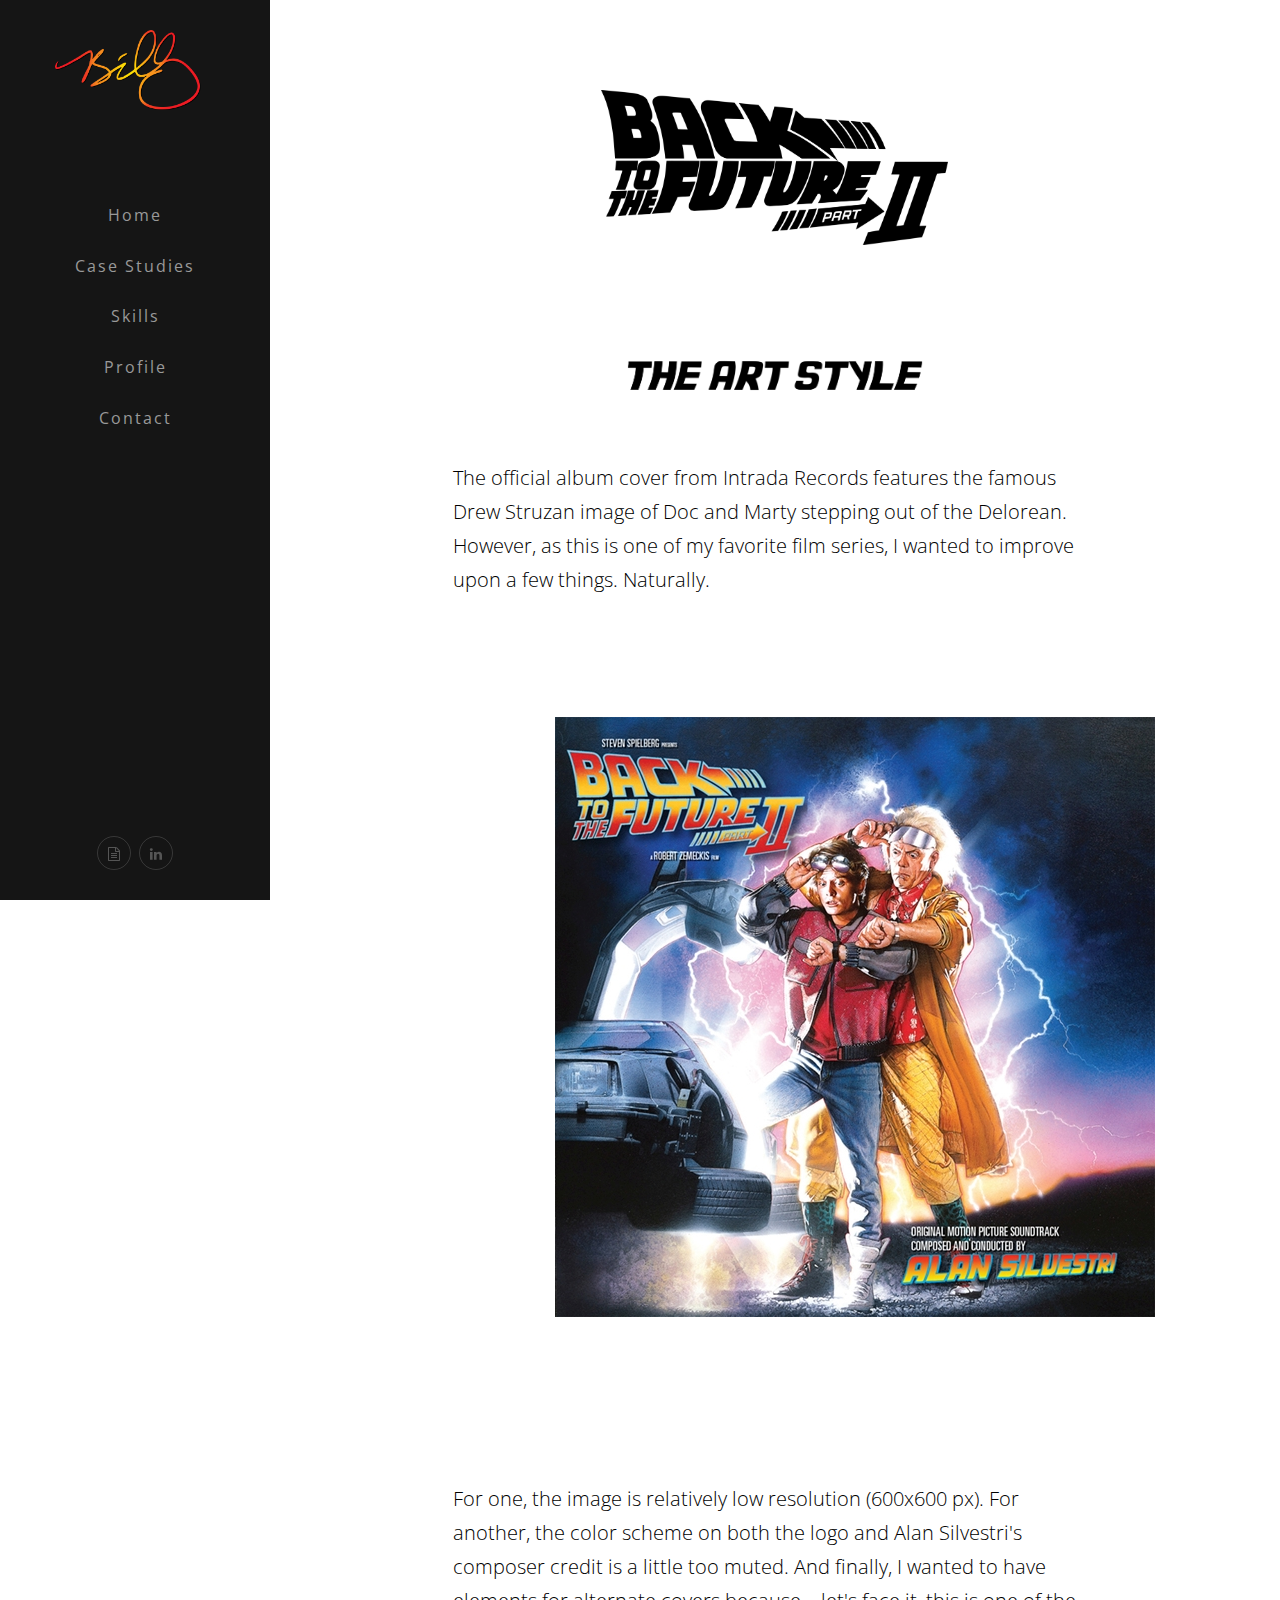
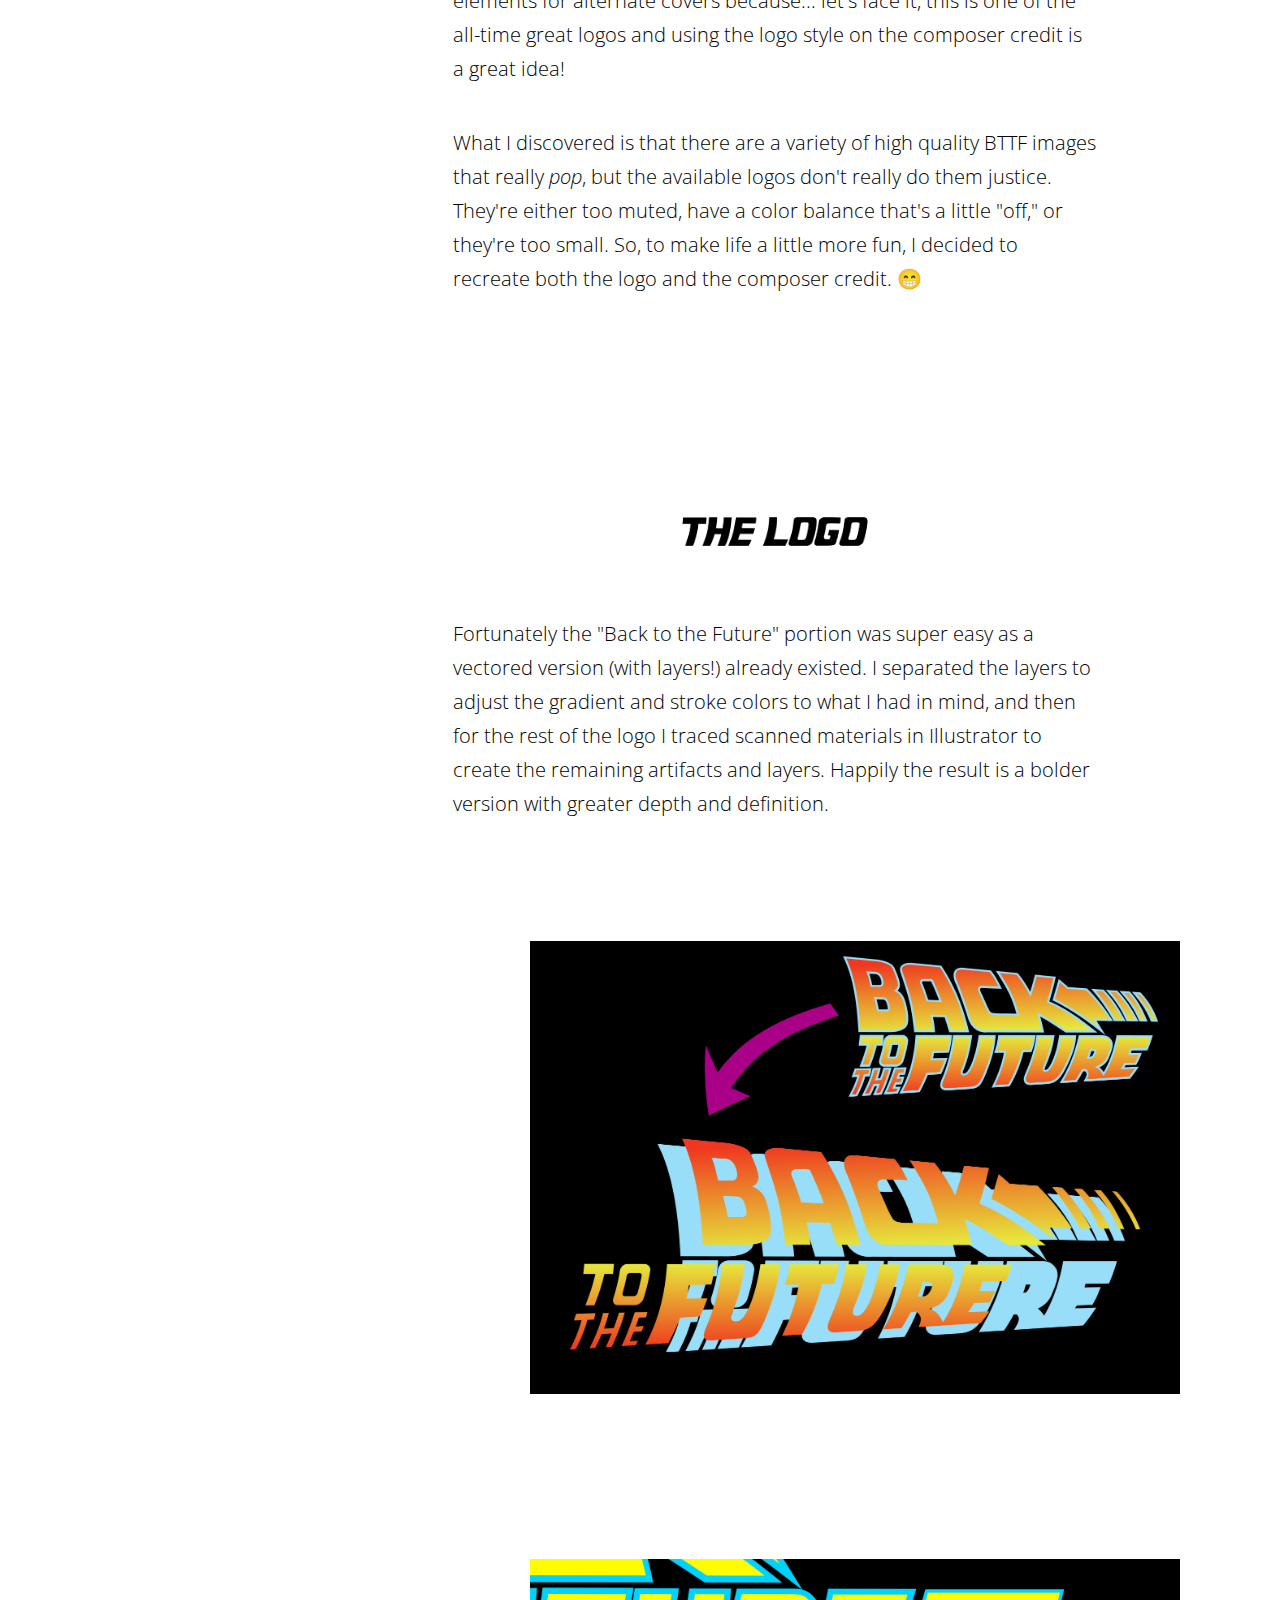
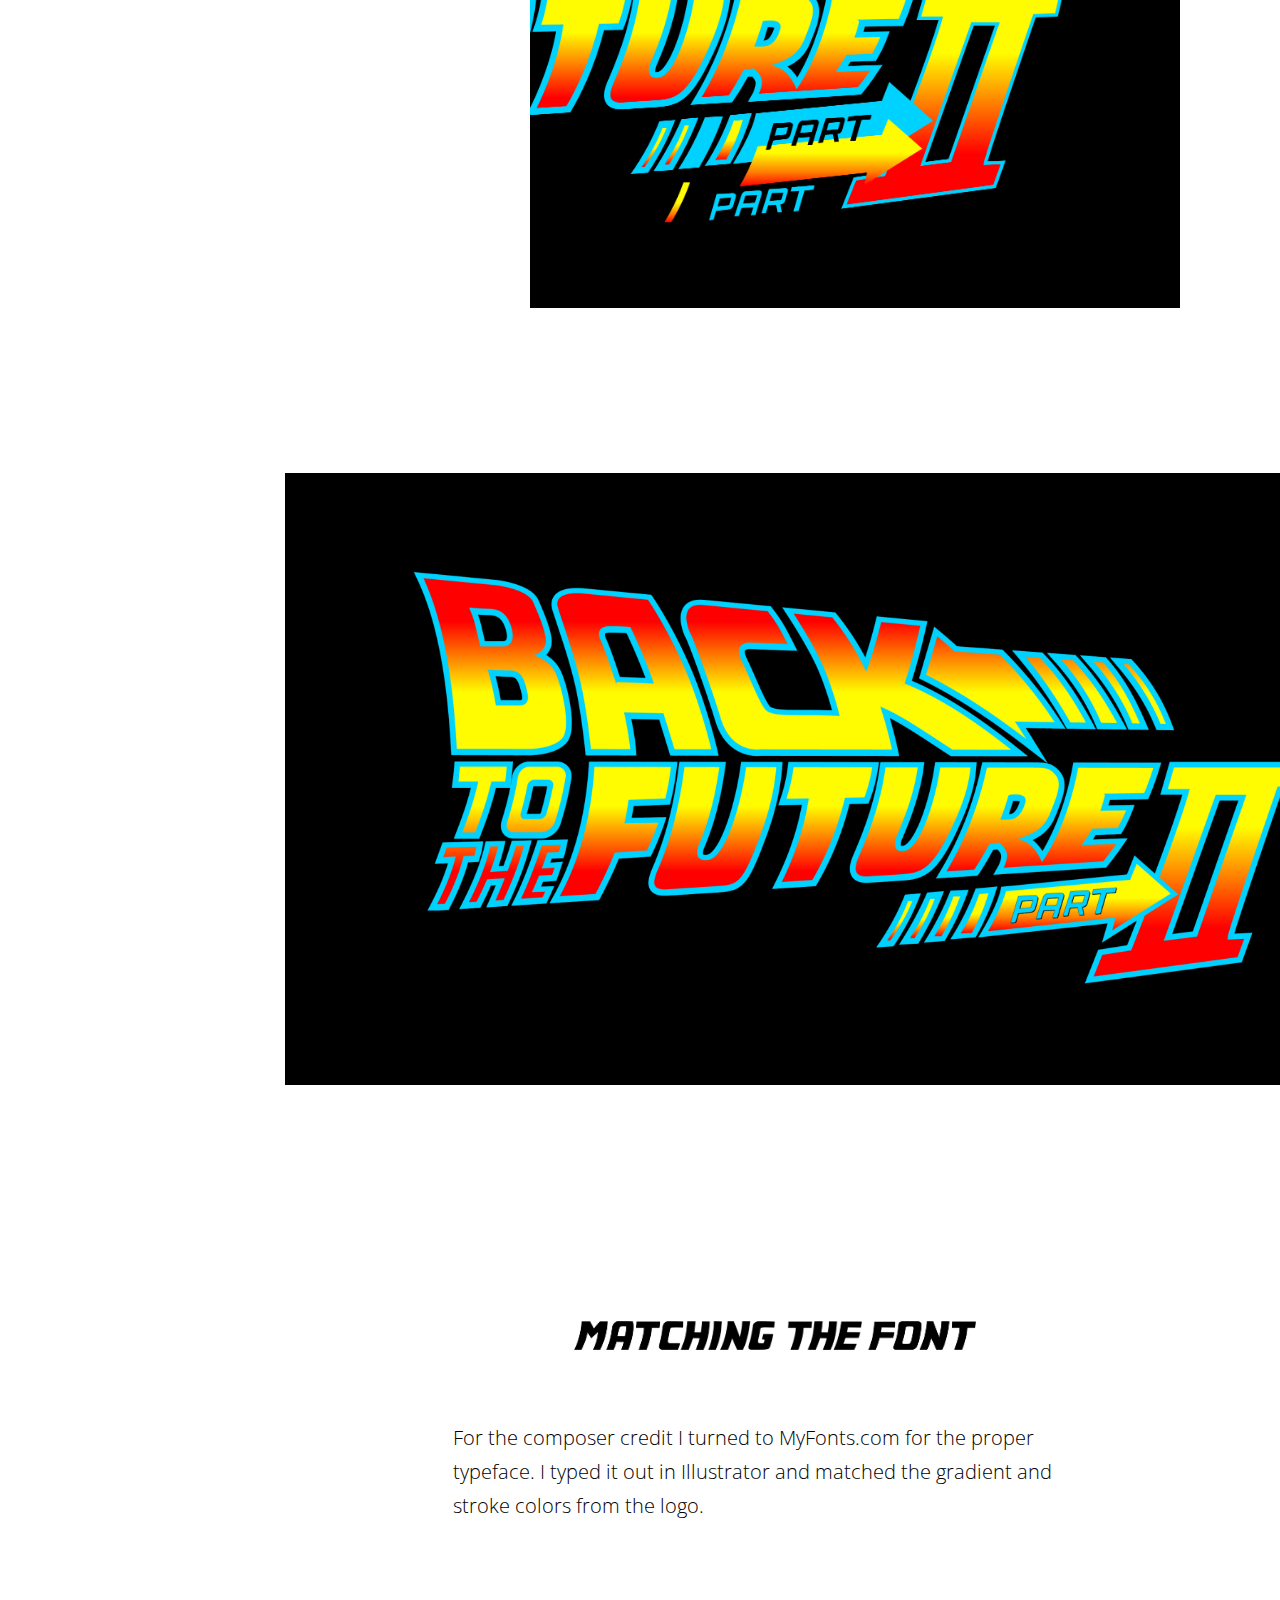
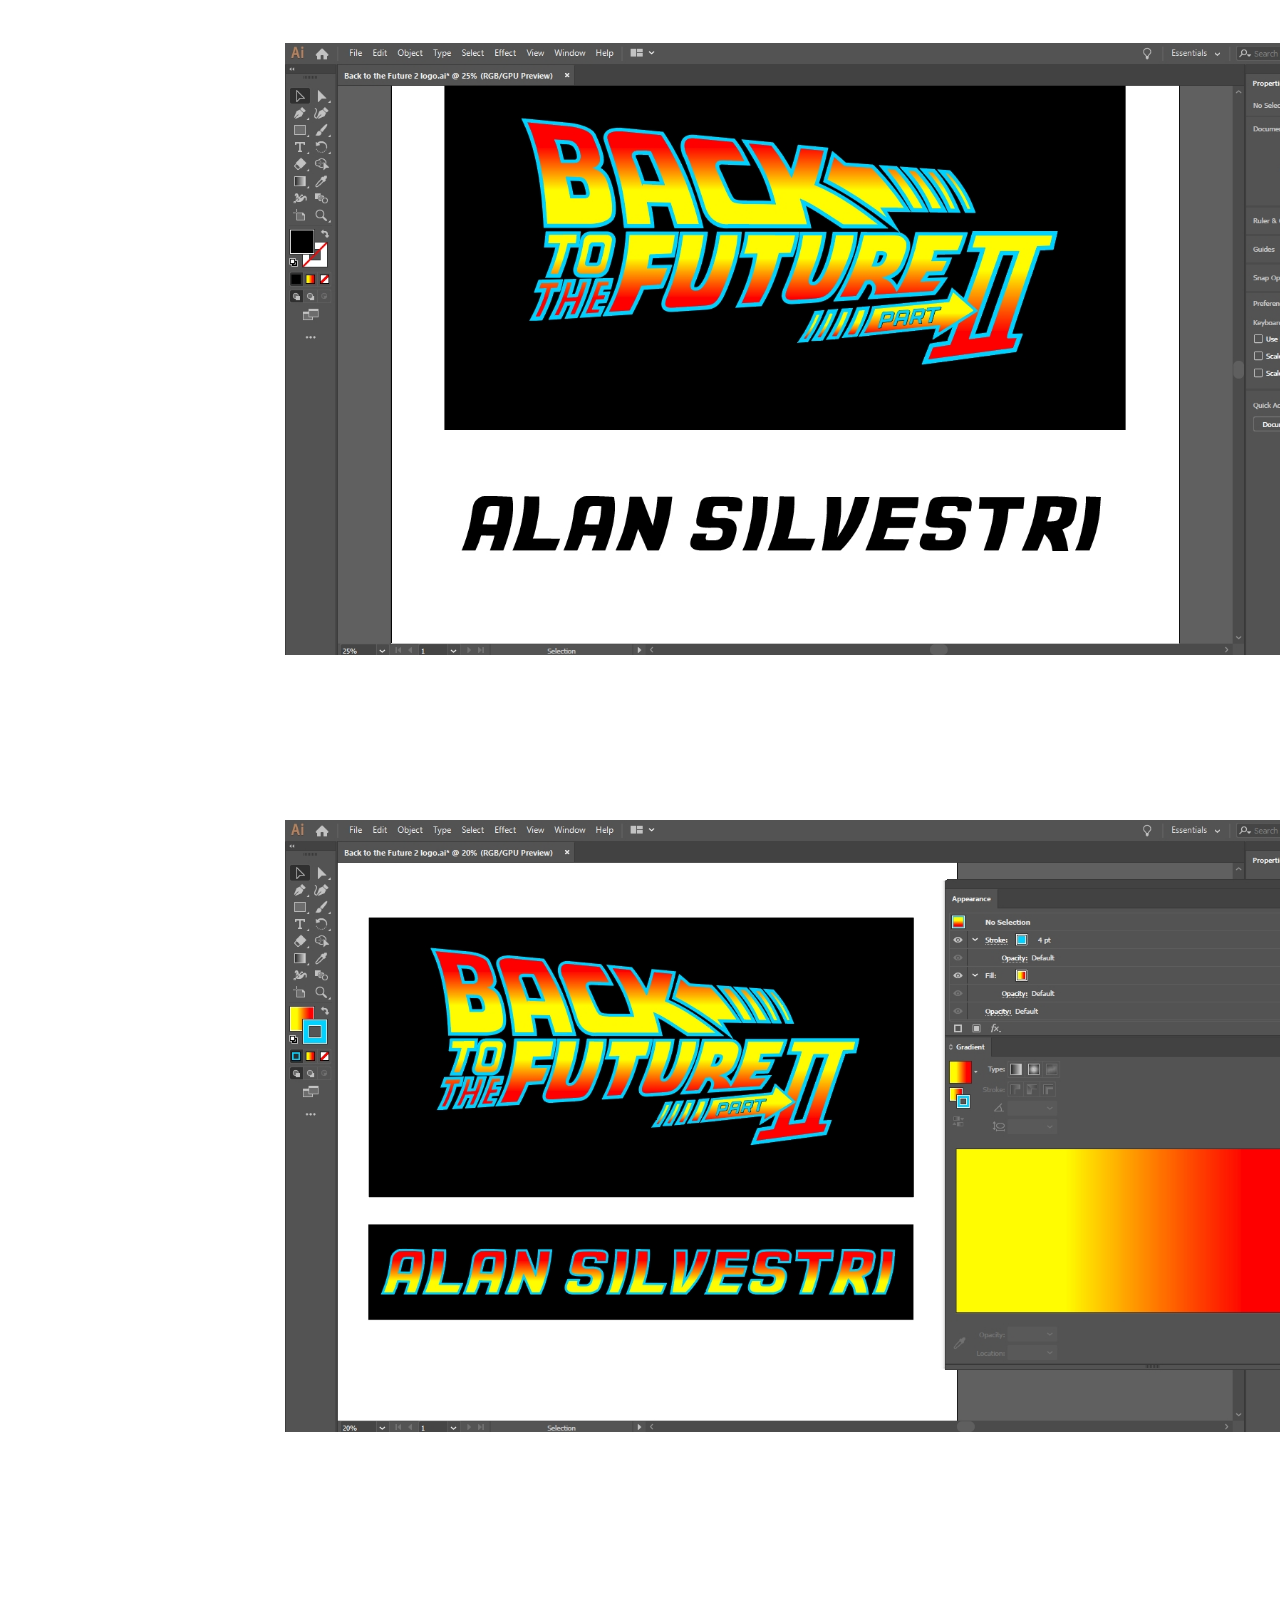
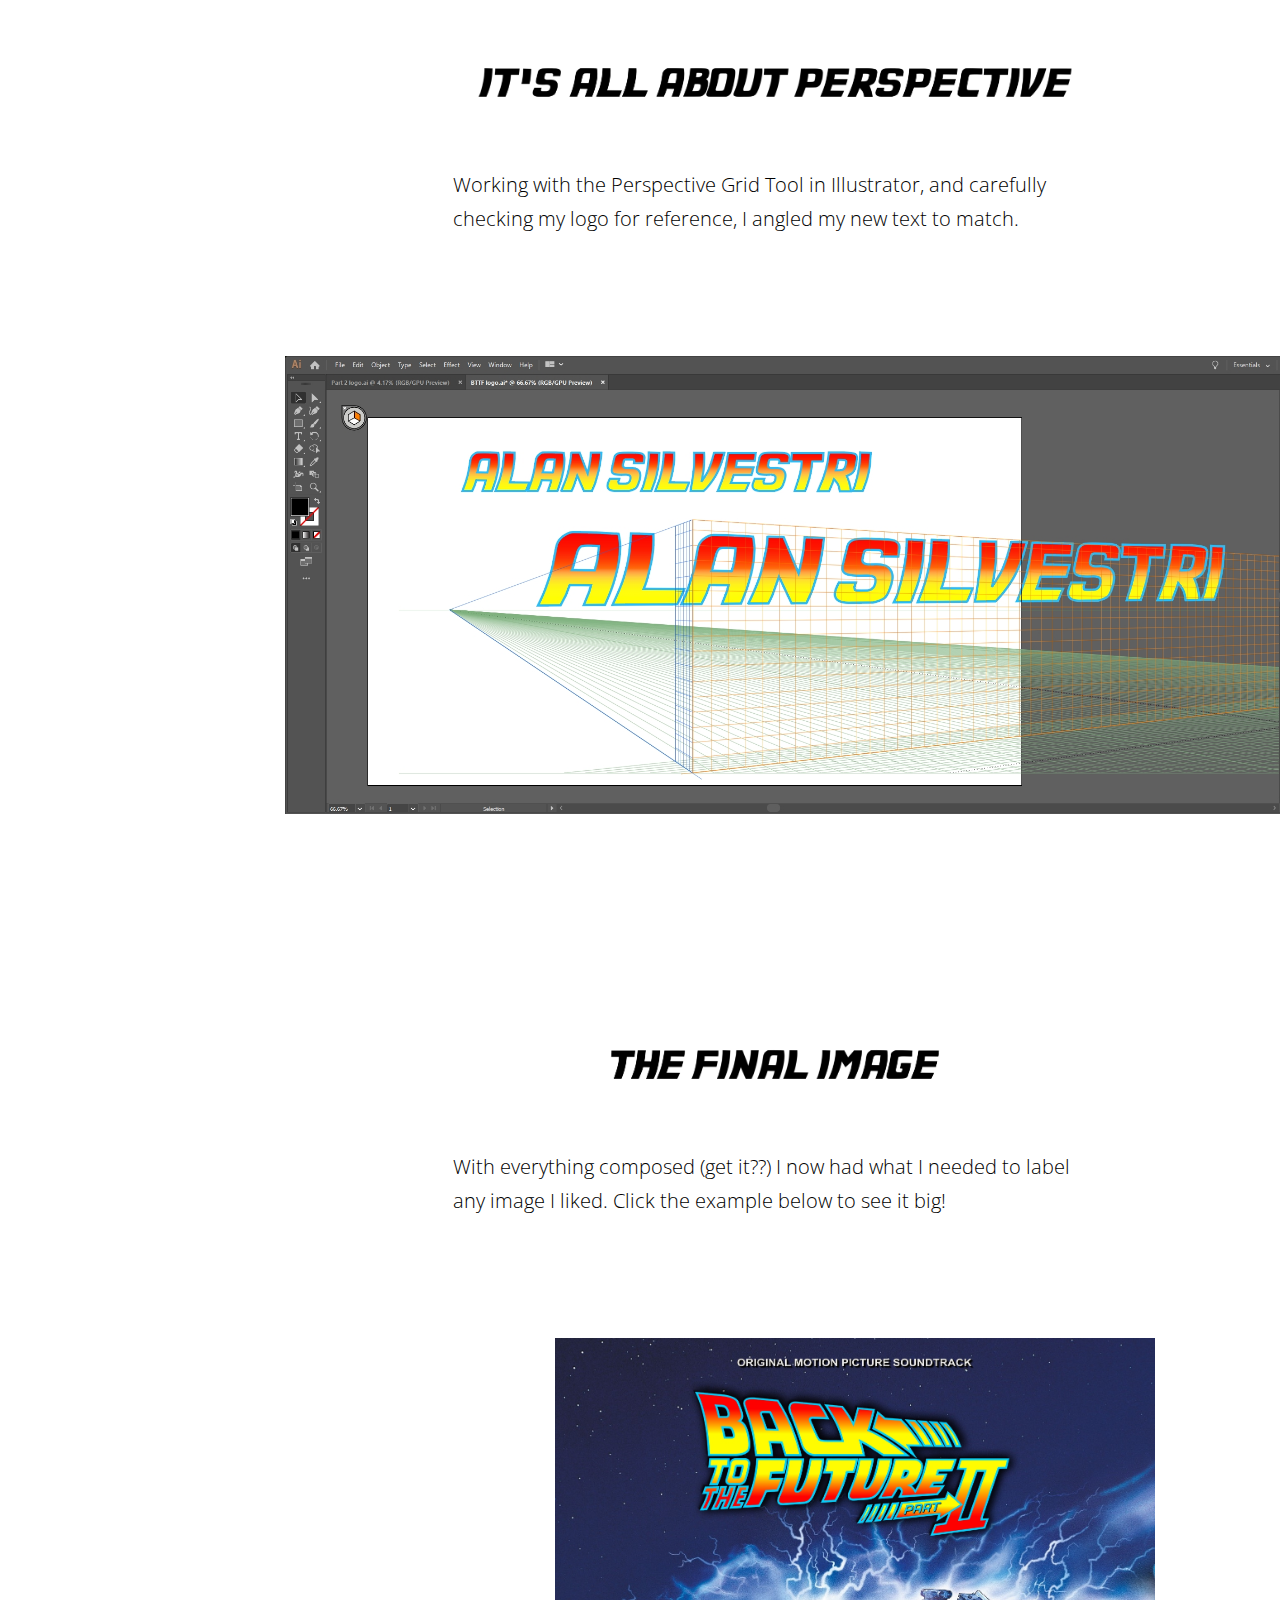
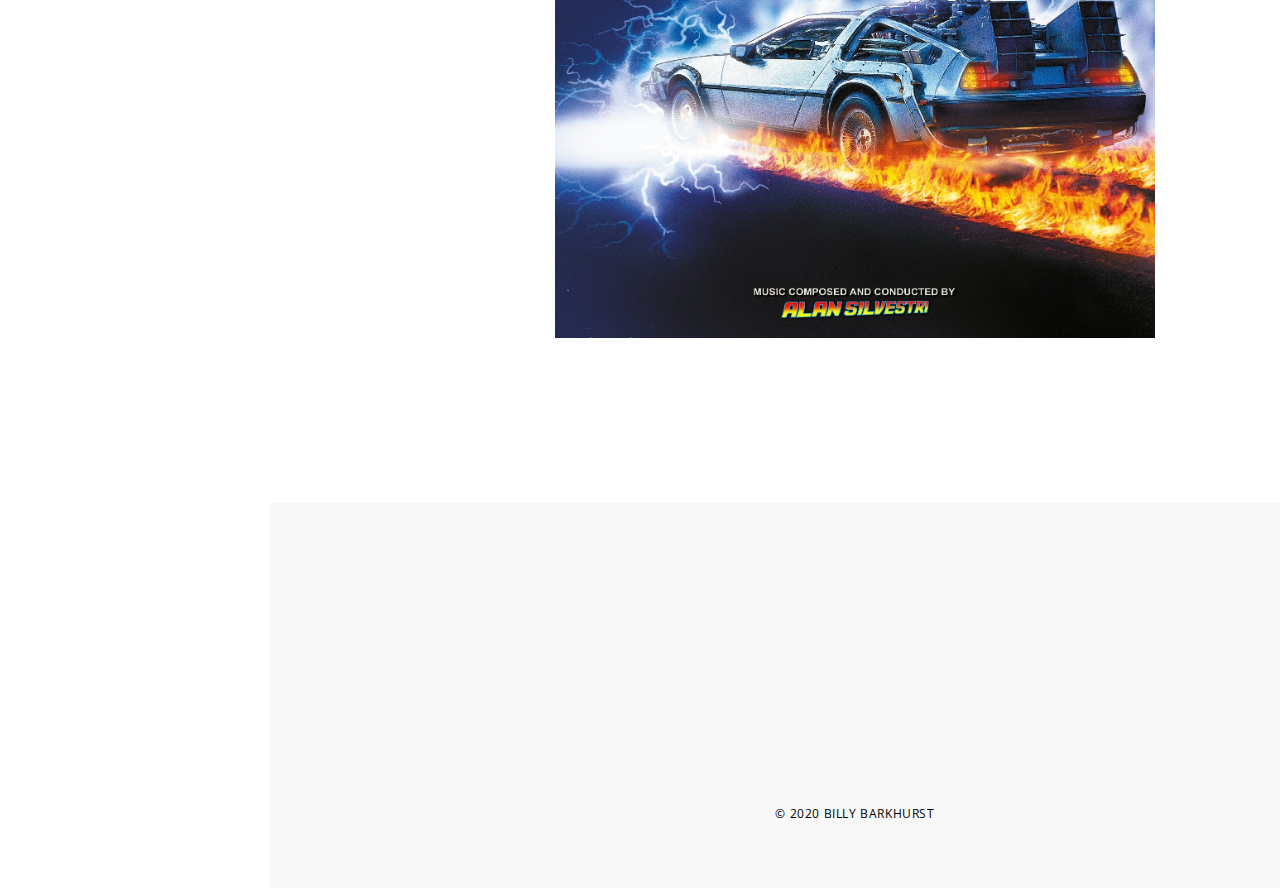
<file: back-to-the-future.html>
<!DOCTYPE html>
<html>
    <head>
        <title>Back to the Future Part II / Billy Barkhurst</title>
        <meta name="description" content="">
        <meta name="keywords" content="">
        <meta charset="utf-8">
        <meta name="author" content="https://themeforest.net/user/bestlooker/portfolio">
        <!--[if IE]><meta http-equiv='X-UA-Compatible' content='IE=edge,chrome=1'><![endif]-->
        <meta name="viewport" content="width=device-width, initial-scale=1.0" />
        
        <!-- Favicons -->
        <link rel="shortcut icon" href="images/favicon.png">

        <!-- CSS -->
        <link rel="stylesheet" href="css/bootstrap.min.css">
        <link rel="stylesheet" href="css/style.css">
        <link rel="stylesheet" href="css/style-responsive.css">
        <link rel="stylesheet" href="css/animate.min.css">
        <link rel="stylesheet" href="css/vertical-rhythm.min.css">
        <link rel="stylesheet" href="css/owl.carousel.css">
        <link rel="stylesheet" href="css/magnific-popup.css">        
        
    </head>
    <body class="appear-animate">
        
        <!-- Page Loader -->        
        <div class="page-loader">
            <div class="loader">Loading...</div>
        </div>
        <!-- End Page Loader -->
        
        <!-- Menu Button -->
        <a href="#" class="sp-button"><span></span>Menu</a>
        <!-- End Menu Button -->
        
        <!-- Side Panel -->
        <div class="sp-overlay"></div>
        <div class="side-panel">
            
            <!-- Close Button -->
            <a href="#" class="sp-close-button"></a>
            <!-- End Close Button -->
            
            <!-- Logo -->
            <!-- Your text or image into link tag -->
            <div class="sp-logo-wrap local-scroll mb-40 mb-md-10 mb-xs-0">
                <a href="graphic-design.html" class="logo"><img src="images/billy-signature.png" width="160" height="160" alt="" /></a>
            </div>
            <!-- End Logo -->
            
            <!-- Menu -->
            <div class="sp-wrapper" id="side-panel-menu">
                
                <ul class="sp-menu-links local-scroll">
                    
                    <li>
                        <a href="index.html#home">Home</a>
                    </li>
                    
                    <li>
                        <a href="index.html#case-studies">Case Studies</a>
                    </li>

                    <li>
                        <a href="index.html#skills">Skills</a>
                    </li>

                    <li>
                        <a href="index.html#profile">Profile</a>
                    </li>

                    <li>
                        <a href="index.html#contact">Contact</a>
                    </li>

                </ul>
                
            </div>
            <!-- End Menu -->
            
            
            <!-- Social Links -->
            <div class="sp-social-links">
                <a href="resume.pdf" target="_blank"><i class="fa fa-file-text-o"></i></a>
                <a href="http://linkedin.com/in/billy-barkhurst" target="_blank"><i class="fa fa-linkedin"></i></a>
            </div>
            <!-- End Social Links -->
            
        </div>
        <!-- End Side Panel -->
        
        <!-- Page Wrap -->
        <div class="page side-panel-is-left" id="top">
            
            <!-- Features Section -->
                <section id="ideate">
                    <div class="row mb-70 mb-xs-30">
                        <div class="col-md-8 col-md-offset-2">
                            <div class="section-text align-center mb-70 mb-xs-40"></div>
                        </div>
                    </div>

                    <div class="row mb-5 mb-xs-30">
                        <div class="col-md-8 col-md-offset-2">
                            <div class="section-text-3 align-center mb-70 mb-xs-40">
                                <img src="images/BackToTheFuture2Logo.png" width="347" height="200" alt="Back to the Future 2 logo">
                            </div>
                        </div>
                    </div>
                    <!-- Section -->

                    <div class="row mb-70 mb-xs-30">
                        <div class="col-md-8 col-md-offset-2">
                            <div class="section-text-3 align-center mb-70 mb-xs-40">
                                
                            </div>
                            <div class="section-text-3 align-center mb-70 mb-xs-40">
                                <img src="images/BTTF1.png" width="650" height="380" alt="Back to the Future art style">
                            </div>
                            <div class="section-text-3 align-left mb-70 mb-xs-40">
                                 <p>The official album cover from Intrada Records features the famous Drew Struzan image of Doc and Marty stepping out of the Delorean. However, as this is one of my favorite film series, I wanted to improve upon a few things. Naturally.
                            </div>
                        </div>
                    </div>
                    <!-- Section -->

            <section class="page-section-4">
                <div class="container relative">
                    
                    <!-- Work Gallery -->
                    <div class="work-full-media align-center mb-80 mb-xs-40">
                        
                        <img src="images/BTTF2Intrada.jpg" alt="Intrada's Back to the Future 2">
                        
                    </div>
                    <!-- End Work Gallery -->
                
                </div>
            </section>

            <!-- Section -->

                    <div class="row mb-70 mb-xs-30">
                        <div class="col-md-8 col-md-offset-2">
                            <div class="section-text-3 align-left mb-70 mb-xs-40">
                                 <p>For one, the image is relatively low resolution (600x600 px). For another, the color scheme on both the logo and Alan Silvestri's composer credit is a little too muted. And finally, I wanted to have elements for alternate covers because... let's face it, this is one of the all-time great logos and using the logo style on the composer credit is a great idea!</p>

                                 <p>What I discovered is that there are a variety of high quality BTTF images that really <i>pop</i>, but the available logos don't really do them justice. They're either too muted, have a color balance that's a little "off," or they're too small. So, to make life a little more fun, I decided to recreate both the logo and the composer credit. &#128513</p>
                            </div>
                        </div>
                    </div>
                    <!-- Section -->

                    <!-- Call Action Section -->
                    <section class="small-section-2 bg-light">
                        <div class="container relative">
                        </div>
                    </section>
            <!-- End Call Action Section -->

            <div class="row mb-70 mb-xs-30">
                        <div class="col-md-8 col-md-offset-2">
                            <div class="section-text-3 align-center mb-70 mb-xs-40">
                                
                            </div>
                            <div class="section-text-3 align-center mb-70 mb-xs-40">
                                <img src="images/BTTF2.png" width="650" height="380" alt="Back to the Future logo">
                            </div>
                            <div class="section-text-3 align-left mb-70 mb-xs-40">
                                 <p>Fortunately the "Back to the Future" portion was super easy as a vectored version (with layers!) already existed. I separated the layers to adjust the gradient and stroke colors to what I had in mind, and then for the rest of the logo I traced scanned materials in Illustrator to create the remaining artifacts and layers. Happily the result is a bolder version with greater depth and definition.</p>
                            </div>
                        </div>
                    </div>
                    <!-- Section -->

            <section class="page-section-4">
                <div class="container relative">
                    
                    <!-- Work Gallery -->
                    <div class="work-full-media align-center mb-80 mb-xs-40">
                        
                        <img src="images/BTTFVector.png" width="650" height="380" alt="Jonny Quest La-La Land">
                        
                    </div>
                    <div class="work-full-media align-center mb-80 mb-xs-40">
                        
                        <img src="images/BTTFTrace2.png" width="650" height="380" alt="Jonny Quest La-La Land">
                        
                    </div>
                    <div class="work-full-media align-center mb-80 mb-xs-40">
                        
                        <img src="images/BTTFTrace1.png" alt="Jonny Quest La-La Land">
                        
                    </div>
                    <!-- End Work Gallery -->
                
                </div>
            </section>

            <div class="row mb-70 mb-xs-30">
                        <div class="col-md-8 col-md-offset-2">
                            <div class="section-text-3 align-center mb-70 mb-xs-40">
                                
                            </div>
                            <div class="section-text-3 align-center mb-70 mb-xs-40">
                                <img src="images/BTTF3.png" width="650" height="380" alt="Back to the Future font">
                            </div>
                            <div class="section-text-3 align-left mb-70 mb-xs-40">
                                 <p>For the composer credit I turned to MyFonts.com for the proper typeface. I typed it out in Illustrator and matched the gradient and stroke colors from the logo.</p>
                            </div>
                        </div>
                    </div>
                    <!-- Section -->

            <section class="page-section-4">
                <div class="container relative">
                    
                    <!-- Work Gallery -->
                    <div class="work-full-media align-center mb-80 mb-xs-40">
                        
                        <img src="images/BTTFComposer.jpg" alt="Back to the Future composer">
                        
                    </div>
                    <div class="work-full-media align-center mb-80 mb-xs-40">
                        
                        <img src="images/BTTFComposerGradient.jpg" alt="Back to the Future composer gradient">
                        
                    </div>
                    <!-- End Work Gallery -->
                
                </div>
            </section>

            <div class="row mb-70 mb-xs-30">
                        <div class="col-md-8 col-md-offset-2">
                            <div class="section-text-3 align-center mb-70 mb-xs-40">
                                
                            </div>
                            <div class="section-text-3 align-center mb-70 mb-xs-40">
                                <img src="images/BTTF4.png" width="650" height="380" alt="Back to the Future perspective">
                            </div>
                            <div class="section-text-3 align-left mb-70 mb-xs-40">
                                 <p>Working with the Perspective Grid Tool in Illustrator, and carefully checking my logo for reference, I angled my new text to match.</p>
                            </div>
                        </div>
                    </div>
                    <!-- Section -->

            <section class="page-section-4">
                <div class="container relative">
                    
                    <!-- Work Gallery -->
                    <div class="work-full-media align-center mb-80 mb-xs-40">
                        
                        <img src="images/BTTFPerspective.jpg" alt="Back to the future perspective">
                        
                    </div>
                    <!-- End Work Gallery -->
                
                </div>
            </section>

            <div class="row mb-70 mb-xs-30">
                        <div class="col-md-8 col-md-offset-2">
                            <div class="section-text-3 align-center mb-70 mb-xs-40">
                                
                            </div>
                            <div class="section-text-3 align-center mb-70 mb-xs-40">
                                <img src="images/BTTF5.png" width="650" height="380" alt="Back to the Future final">
                            </div>
                            <div class="section-text-3 align-left mb-70 mb-xs-40">
                                 <p>With everything composed (get it??) I now had what I needed to label any image I liked. Click the example below to see it big!</p>
                            </div>
                        </div>
                    </div>
                    <!-- Section -->

            <section class="page-section-4">
                <div class="container relative">
                    
                    <!-- Work Gallery -->
                    <div class="work-full-media align-center mb-80 mb-xs-40">
                        
                        <a href="images/BTTF2Final.jpg"> <img src="images/BTTF2Final.jpg" width="600" height="600" alt="Jonny Quest final">
                        
                    </div>
                    <!-- End Work Gallery -->
                
                </div>
            </section>            
            
            <!-- Foter -->
            <footer class="page-section bg-gray-lighter footer pb-60">
                <div class="container">
                    
                    <!-- Footer Logo -->
                    <div class="local-scroll mb-30 wow fadeInUp" data-wow-duration="1.5s">
                        <a href="#top"><img src="images/logo-footer-2.png" width="44" height="36" alt="" /></a>
                    </div>
                    <!-- End Footer Logo -->
                    
                    <!-- Social Links -->
                    <div class="footer-social-links mb-110 mb-xs-60">
                        <div class="local-scroll mb-30 wow fadeInUp" data-wow-duration="1.5s">
                            <a href="index.html#contact" title="william.barkhurst@g.austincc.edu"><i class="fa fa-envelope"></i></a>
                        </div>
                    </div>
                    <!-- End Social Links -->  
                    
                    <!-- Footer Text -->
                    <div class="footer-text">
                        
                        <!-- Copyright -->
                        <div class="footer-copy font-alt">
                            &copy; 2020 Billy Barkhurst</a>
                        </div>
                        <!-- End Copyright -->
                        
                    </div>
                    <!-- End Footer Text --> 
                    
                 </div>
                 
            </footer>
            <!-- End Foter -->
        
        
        </div>
        <!-- End Page Wrap -->
        
        
        <!-- JS -->
        <script type="text/javascript" src="js/jquery-1.11.2.min.js"></script>
        <script type="text/javascript" src="js/jquery.easing.1.3.js"></script>
        <script type="text/javascript" src="js/bootstrap.min.js"></script>        
        <script type="text/javascript" src="js/SmoothScroll.js"></script>
        <script type="text/javascript" src="js/jquery.scrollTo.min.js"></script>
        <script type="text/javascript" src="js/jquery.localScroll.min.js"></script>
        <script type="text/javascript" src="js/jquery.viewport.mini.js"></script>
        <script type="text/javascript" src="js/jquery.countTo.js"></script>
        <script type="text/javascript" src="js/jquery.appear.js"></script>
        <script type="text/javascript" src="js/jquery.sticky.js"></script>
        <script type="text/javascript" src="js/jquery.parallax-1.1.3.js"></script>
        <script type="text/javascript" src="js/jquery.fitvids.js"></script>
        <script type="text/javascript" src="js/owl.carousel.min.js"></script>
        <script type="text/javascript" src="js/isotope.pkgd.min.js"></script>
        <script type="text/javascript" src="js/imagesloaded.pkgd.min.js"></script>
        <script type="text/javascript" src="js/jquery.magnific-popup.min.js"></script>
        <script type="text/javascript" src="js/wow.min.js"></script>
        <script type="text/javascript" src="js/masonry.pkgd.min.js"></script>
        <script type="text/javascript" src="js/jquery.simple-text-rotator.min.js"></script>
        <script type="text/javascript" src="js/jquery.lazyload.min.js"></script>
        <script type="text/javascript" src="js/all.js"></script>
        <script type="text/javascript" src="js/contact-form.js"></script>
        <script type="text/javascript" src="js/jquery.ajaxchimp.min.js"></script>
        <script type="text/javascript" src="js/tiltfx.js"></script>          
        <!--[if lt IE 10]><script type="text/javascript" src="js/placeholder.js"></script><![endif]-->
        
    </body>
</html>
</file>
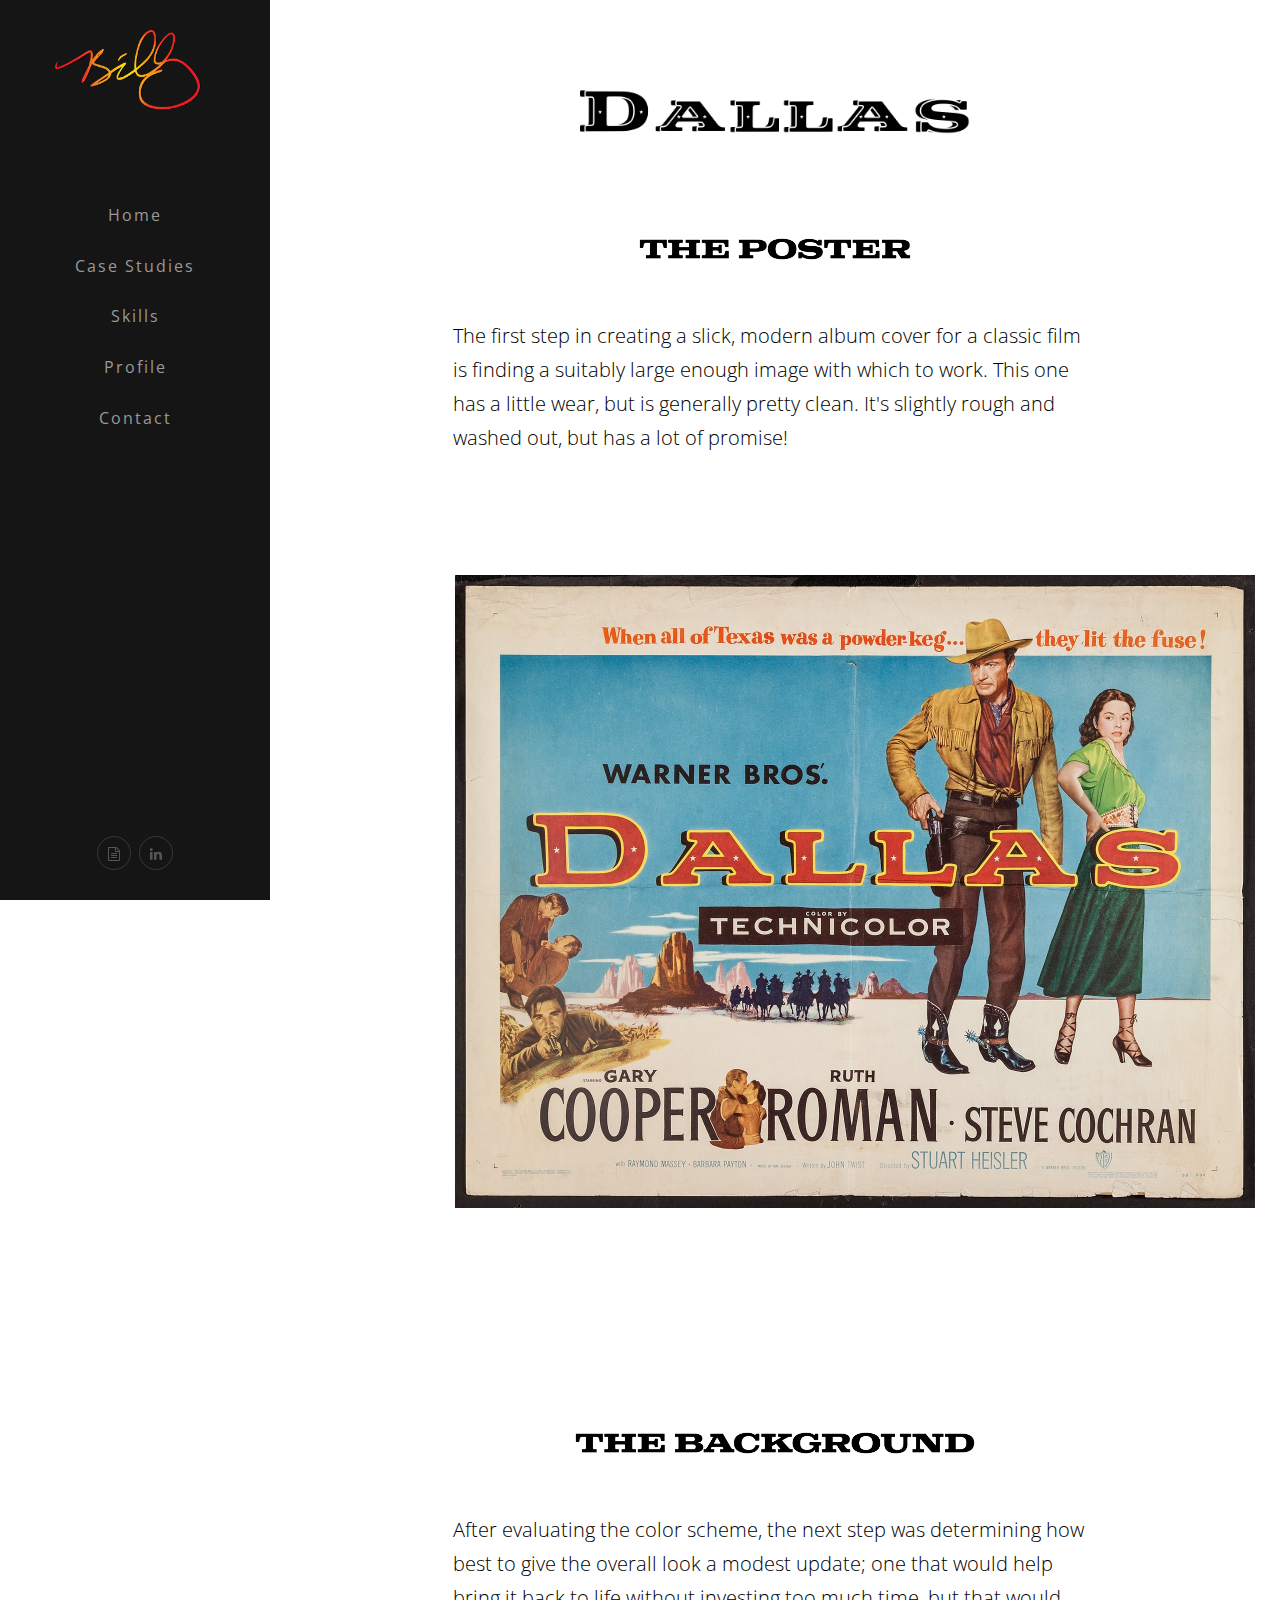
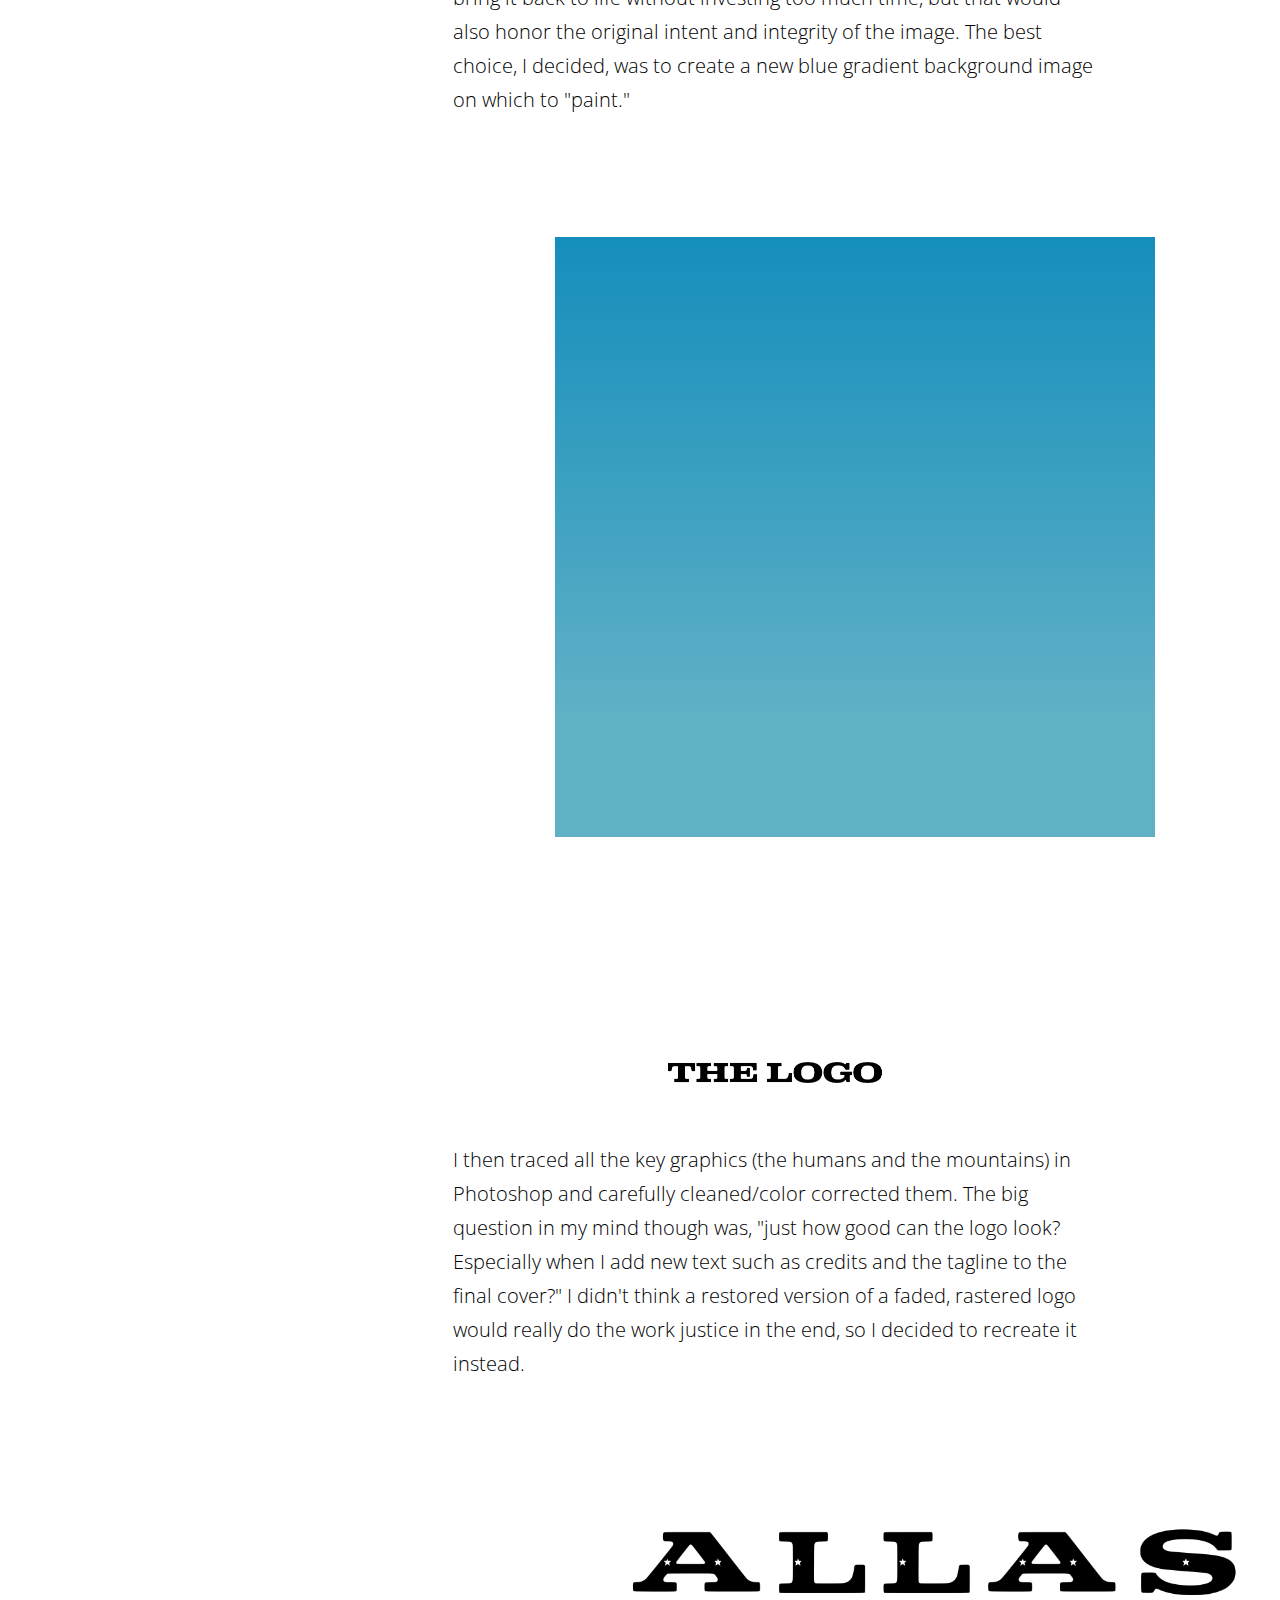
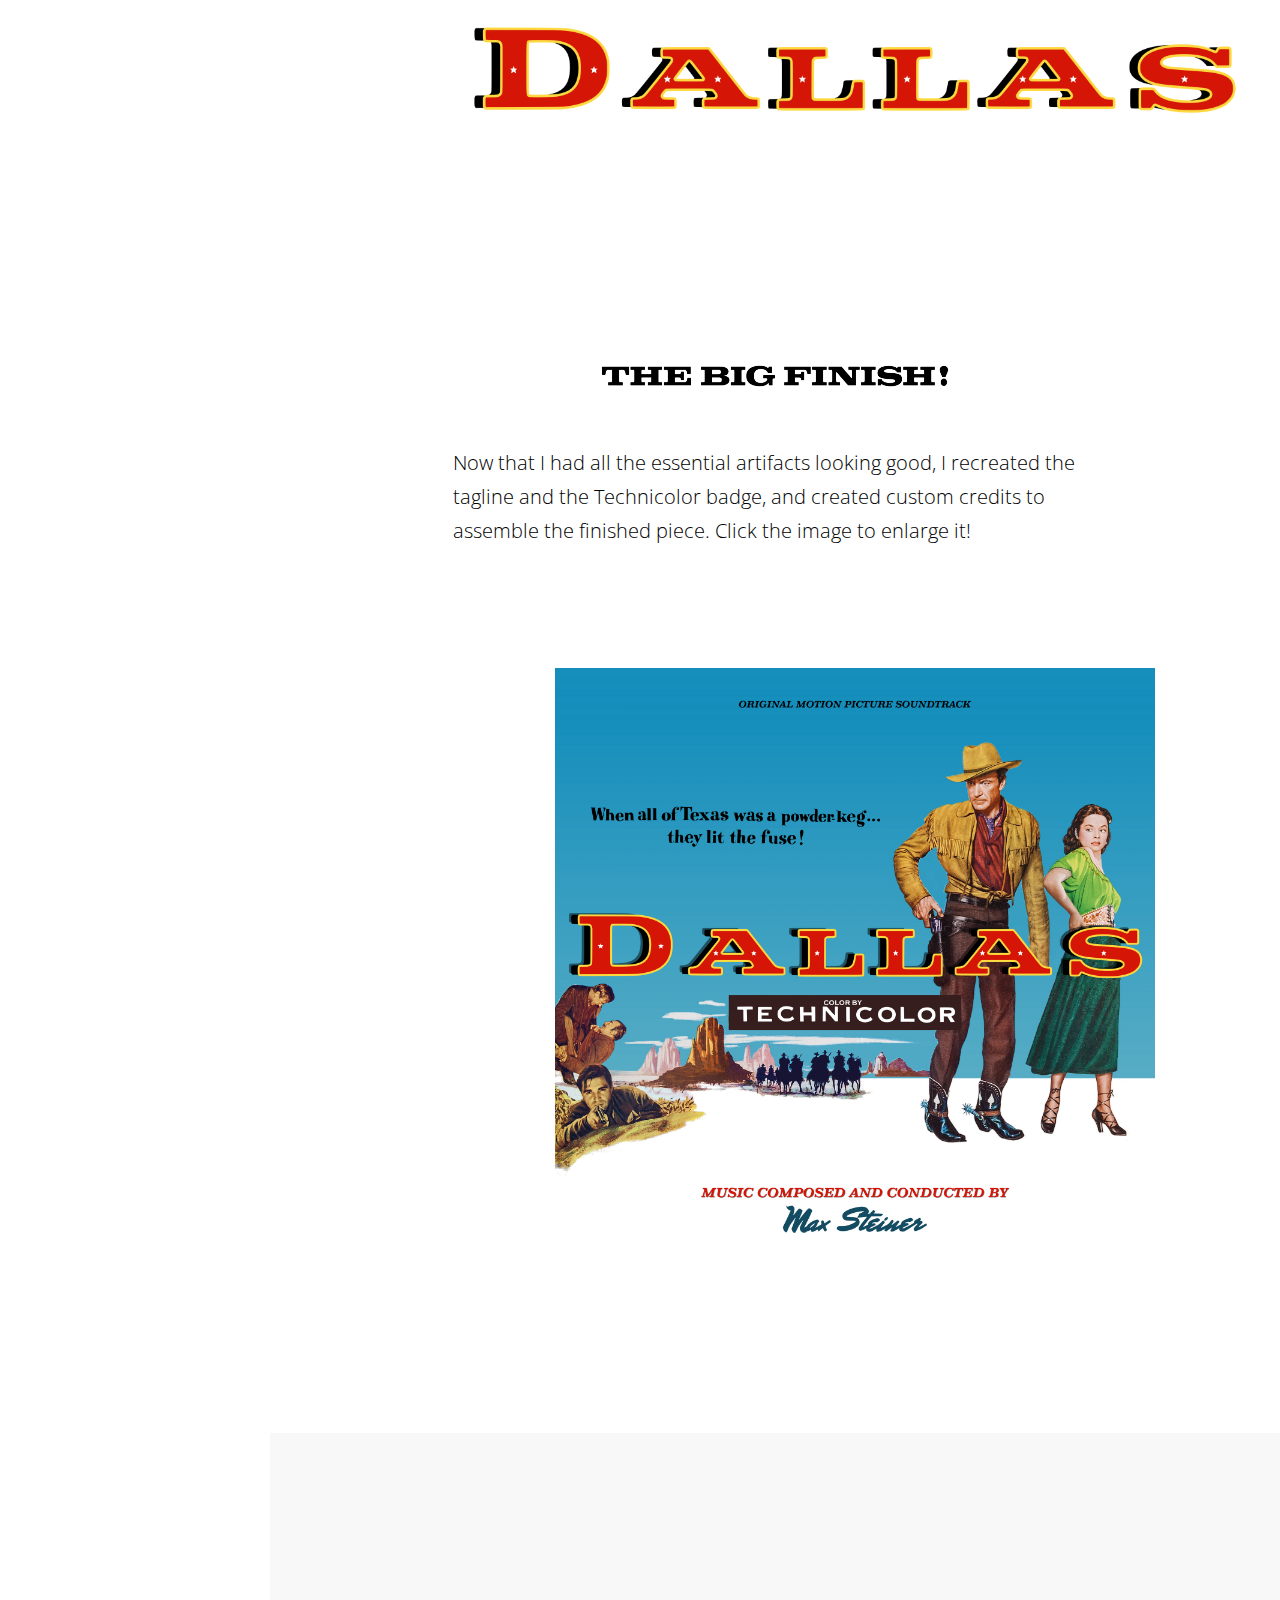
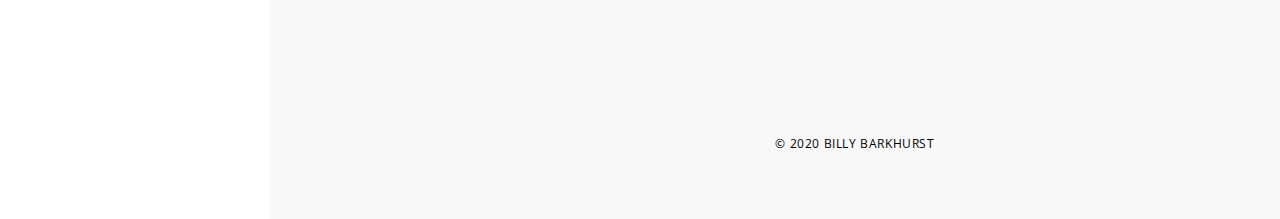
<file: dallas.html>
<!DOCTYPE html>
<html>
    <head>
        <title>Dallas / Billy Barkhurst</title>
        <meta name="description" content="">
        <meta name="keywords" content="">
        <meta charset="utf-8">
        <meta name="author" content="https://themeforest.net/user/bestlooker/portfolio">
        <!--[if IE]><meta http-equiv='X-UA-Compatible' content='IE=edge,chrome=1'><![endif]-->
        <meta name="viewport" content="width=device-width, initial-scale=1.0" />
        
        <!-- Favicons -->
        <link rel="shortcut icon" href="images/favicon.png">

        <!-- CSS -->
        <link rel="stylesheet" href="css/bootstrap.min.css">
        <link rel="stylesheet" href="css/style.css">
        <link rel="stylesheet" href="css/style-responsive.css">
        <link rel="stylesheet" href="css/animate.min.css">
        <link rel="stylesheet" href="css/vertical-rhythm.min.css">
        <link rel="stylesheet" href="css/owl.carousel.css">
        <link rel="stylesheet" href="css/magnific-popup.css">        
        
    </head>
    <body class="appear-animate">
        
        <!-- Page Loader -->        
        <div class="page-loader">
            <div class="loader">Loading...</div>
        </div>
        <!-- End Page Loader -->
        
        <!-- Menu Button -->
        <a href="#" class="sp-button"><span></span>Menu</a>
        <!-- End Menu Button -->
        
        <!-- Side Panel -->
        <div class="sp-overlay"></div>
        <div class="side-panel">
            
            <!-- Close Button -->
            <a href="#" class="sp-close-button"></a>
            <!-- End Close Button -->
            
            <!-- Logo -->
            <!-- Your text or image into link tag -->
            <div class="sp-logo-wrap local-scroll mb-40 mb-md-10 mb-xs-0">
                <a href="graphic-design.html" class="logo"><img src="images/billy-signature.png" width="160" height="160" alt="" /></a>
            </div>
            <!-- End Logo -->
            
            <!-- Menu -->
            <div class="sp-wrapper" id="side-panel-menu">
                
                <ul class="sp-menu-links local-scroll">
                    
                    <li>
                        <a href="index.html#home">Home</a>
                    </li>
                    
                    <li>
                        <a href="index.html#case-studies">Case Studies</a>
                    </li>

                    <li>
                        <a href="index.html#skills">Skills</a>
                    </li>

                    <li>
                        <a href="index.html#profile">Profile</a>
                    </li>

                    <li>
                        <a href="index.html#contact">Contact</a>
                    </li>

                </ul>
                
            </div>
            <!-- End Menu -->
            
            
            <!-- Social Links -->
            <div class="sp-social-links">
                <a href="resume.pdf" target="_blank"><i class="fa fa-file-text-o"></i></a>
                <a href="http://linkedin.com/in/billy-barkhurst" target="_blank"><i class="fa fa-linkedin"></i></a>
            </div>
            <!-- End Social Links -->
            
        </div>
        <!-- End Side Panel -->
        
        <!-- Page Wrap -->
        <div class="page side-panel-is-left" id="top">
            
            <!-- Features Section -->
                <section id="ideate">
                    <div class="row mb-70 mb-xs-30">
                        <div class="col-md-8 col-md-offset-2">
                            <div class="section-text align-center mb-70 mb-xs-40"></div>
                        </div>
                    </div>

                    <div class="row mb-5 mb-xs-30">
                        <div class="col-md-8 col-md-offset-2">
                            <div class="section-text-3 align-center mb-70 mb-xs-40">
                                <img src="images/DallasLogo.png" width="390" height="225" alt="Dallas logo">
                            </div>
                        </div>
                    </div>
                    <!-- Section -->

                    <div class="row mb-70 mb-xs-30">
                        <div class="col-md-8 col-md-offset-2">
                            <div class="section-text-3 align-center mb-70 mb-xs-40">
                                
                            </div>
                            <div class="section-text-3 align-center mb-70 mb-xs-40">
                                <img src="images/Dallas1.png" width="400" height="50" alt="Dallas poster">
                            </div>
                            <div class="section-text-3 align-left mb-70 mb-xs-40">
                                 <p>The first step in creating a slick, modern album cover for a classic film is finding a suitably large enough image with which to work. This one has a little wear, but is generally pretty clean. It's slightly rough and washed out, but has a lot of promise!</p>
                            </div>
                        </div>
                    </div>
                    <!-- Section -->

            <section class="page-section-4">
                <div class="container relative">
                    
                    <!-- Work Gallery -->
                    <div class="work-full-media align-center mb-80 mb-xs-40">
                        
                        <img src="images/Dallas1.jpg" width="800" height="633" alt="Dallas poster">
                        
                    </div>
                    <!-- End Work Gallery -->
                
                </div>
            </section>

            <div class="row mb-70 mb-xs-30">
                        <div class="col-md-8 col-md-offset-2">
                            <div class="section-text-3 align-center mb-70 mb-xs-40">
                                
                            </div>
                            <div class="section-text-3 align-center mb-70 mb-xs-40">
                                <img src="images/Dallas2.png" width="400" height="50" alt="Dallas background">
                            </div>
                            <div class="section-text-3 align-left mb-70 mb-xs-40">
                                 <p>After evaluating the color scheme, the next step was determining how best to give the overall look a modest update; one that would help bring it back to life without investing too much time, but that would also honor the original intent and integrity of the image. The best choice, I decided, was to create a new blue gradient background image on which to "paint."</p>
                            </div>
                        </div>
                    </div>
                    <!-- Section -->

            <section class="page-section-4">
                <div class="container relative">
                    
                    <!-- Work Gallery -->
                    <div class="work-full-media align-center mb-80 mb-xs-40">
                        
                        <img src="images/Dallas2.jpg" alt="Dallas background">
                        
                    </div>
                    <!-- End Work Gallery -->
                
                </div>
            </section>

            <div class="row mb-70 mb-xs-30">
                        <div class="col-md-8 col-md-offset-2">
                            <div class="section-text-3 align-center mb-70 mb-xs-40">
                                
                            </div>
                            <div class="section-text-3 align-center mb-70 mb-xs-40">
                                <img src="images/Dallas3.png" width="400" height="50" alt="Dallas logo">
                            </div>
                            <div class="section-text-3 align-left mb-70 mb-xs-40">
                                 <p>I then traced all the key graphics (the humans and the mountains) in Photoshop and carefully cleaned/color corrected them. The big question in my mind though was, "just how good can the logo look? Especially when I add new text such as credits and the tagline to the final cover?" I didn't think a restored version of a faded, rastered logo would really do the work justice in the end, so I decided to recreate it instead.</p>
                            </div>
                        </div>
                    </div>
                    <!-- Section -->

            <section class="page-section-4">
                <div class="container relative">
                    
                    <!-- Work Gallery -->
                    <div class="work-full-media align-center mb-80 mb-xs-40">
                        
                        <img src="images/Dallas3A.png" width="800" height="633" alt="Dallas logo">
                        
                    </div>
                    <!-- End Work Gallery -->
                
                </div>
            </section>

            <div class="row mb-70 mb-xs-30">
                        <div class="col-md-8 col-md-offset-2">
                            <div class="section-text-3 align-center mb-70 mb-xs-40">
                                
                            </div>
                            <div class="section-text-3 align-center mb-70 mb-xs-40">
                                <img src="images/Dallas4.png" width="400" height="50" alt="Jonny Quest 2nd attempt">
                            </div>
                            <div class="section-text-3 align-left mb-70 mb-xs-40">
                                 <p>Now that I had all the essential artifacts looking good, I recreated the tagline and the Technicolor badge, and created custom credits to assemble the finished piece. Click the image to enlarge it!</p>
                            </div>
                        </div>
                    </div>
                    <!-- Section -->

            <section class="page-section-4">
                <div class="container relative">
                    
                    <!-- Work Gallery -->
                    <div class="work-full-media align-center mb-80 mb-xs-40">
                        
                        <a href="images/DallasFinal.jpg"> <img src="images/DallasFinal.jpg" width="600" height="600" alt="Dallas final">
                        
                    </div>
                    <!-- End Work Gallery -->
                
                </div>
            </section>            
            
            <!-- Foter -->
            <footer class="page-section bg-gray-lighter footer pb-60">
                <div class="container">
                    
                    <!-- Footer Logo -->
                    <div class="local-scroll mb-30 wow fadeInUp" data-wow-duration="1.5s">
                        <a href="#top"><img src="images/logo-footer-2.png" width="44" height="36" alt="" /></a>
                    </div>
                    <!-- End Footer Logo -->
                    
                    <!-- Social Links -->
                    <div class="footer-social-links mb-110 mb-xs-60">
                        <div class="local-scroll mb-30 wow fadeInUp" data-wow-duration="1.5s">
                            <a href="index.html#contact" title="william.barkhurst@g.austincc.edu"><i class="fa fa-envelope"></i></a>
                        </div>
                    </div>
                    <!-- End Social Links -->  
                    
                    <!-- Footer Text -->
                    <div class="footer-text">
                        
                        <!-- Copyright -->
                        <div class="footer-copy font-alt">
                            &copy; 2020 Billy Barkhurst</a>
                        </div>
                        <!-- End Copyright -->
                        
                    </div>
                    <!-- End Footer Text --> 
                    
                 </div>
                 
            </footer>
            <!-- End Foter -->
        
        
        </div>
        <!-- End Page Wrap -->
        
        
        <!-- JS -->
        <script type="text/javascript" src="js/jquery-1.11.2.min.js"></script>
        <script type="text/javascript" src="js/jquery.easing.1.3.js"></script>
        <script type="text/javascript" src="js/bootstrap.min.js"></script>        
        <script type="text/javascript" src="js/SmoothScroll.js"></script>
        <script type="text/javascript" src="js/jquery.scrollTo.min.js"></script>
        <script type="text/javascript" src="js/jquery.localScroll.min.js"></script>
        <script type="text/javascript" src="js/jquery.viewport.mini.js"></script>
        <script type="text/javascript" src="js/jquery.countTo.js"></script>
        <script type="text/javascript" src="js/jquery.appear.js"></script>
        <script type="text/javascript" src="js/jquery.sticky.js"></script>
        <script type="text/javascript" src="js/jquery.parallax-1.1.3.js"></script>
        <script type="text/javascript" src="js/jquery.fitvids.js"></script>
        <script type="text/javascript" src="js/owl.carousel.min.js"></script>
        <script type="text/javascript" src="js/isotope.pkgd.min.js"></script>
        <script type="text/javascript" src="js/imagesloaded.pkgd.min.js"></script>
        <script type="text/javascript" src="js/jquery.magnific-popup.min.js"></script>
        <script type="text/javascript" src="js/wow.min.js"></script>
        <script type="text/javascript" src="js/masonry.pkgd.min.js"></script>
        <script type="text/javascript" src="js/jquery.simple-text-rotator.min.js"></script>
        <script type="text/javascript" src="js/jquery.lazyload.min.js"></script>
        <script type="text/javascript" src="js/all.js"></script>
        <script type="text/javascript" src="js/contact-form.js"></script>
        <script type="text/javascript" src="js/jquery.ajaxchimp.min.js"></script>
        <script type="text/javascript" src="js/tiltfx.js"></script>          
        <!--[if lt IE 10]><script type="text/javascript" src="js/placeholder.js"></script><![endif]-->
        
    </body>
</html>
</file>
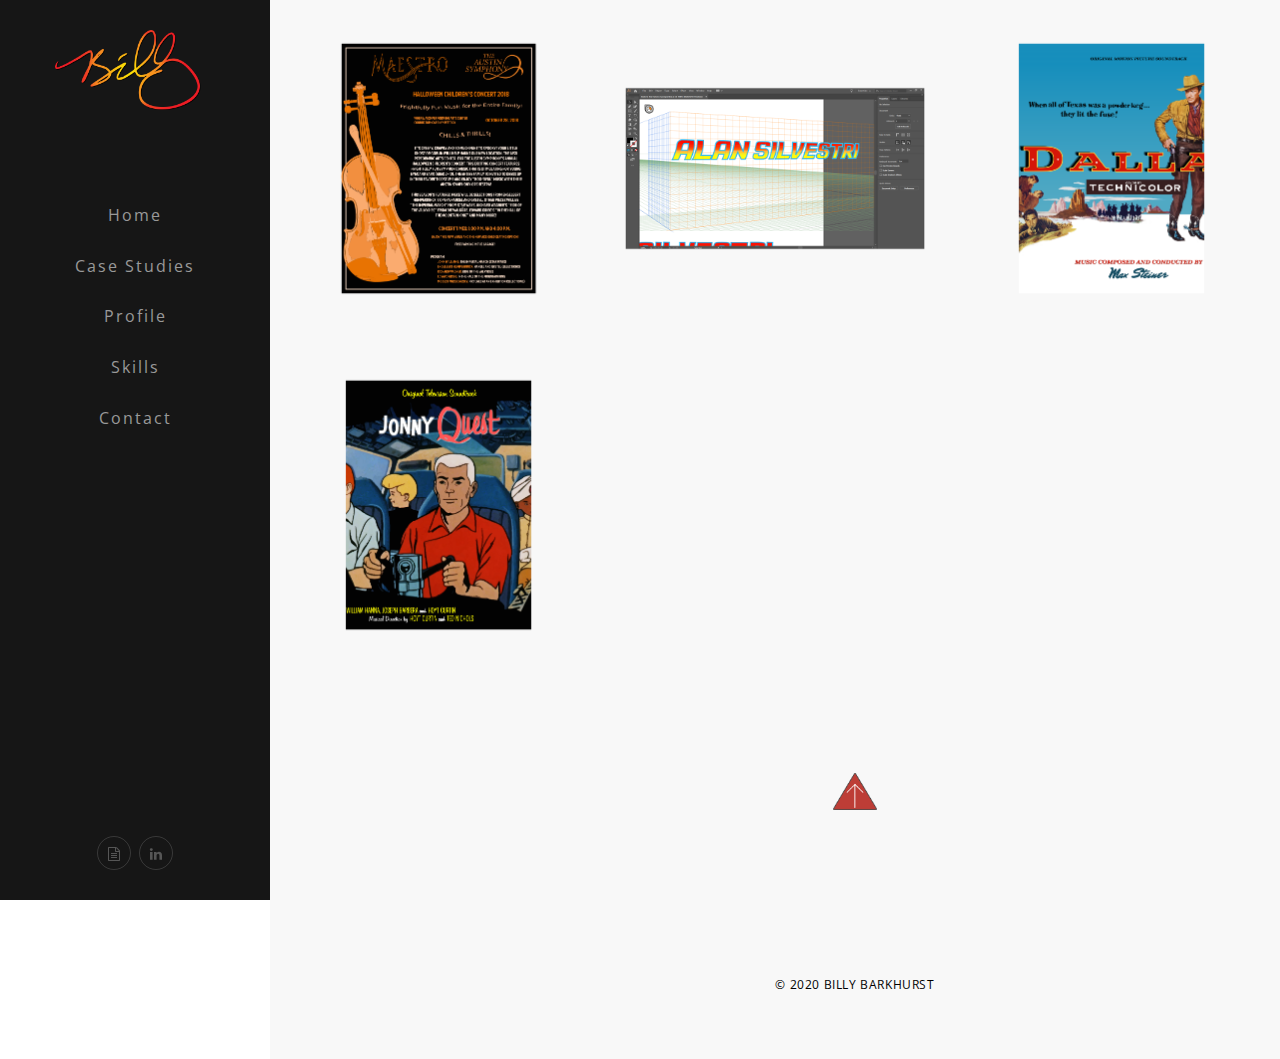
<file: graphic-design.html>
<!DOCTYPE html>
<html>
    <head>
        <title>Billy Barkhurst / Graphic Designer</title>
        <meta name="description" content="">
        <meta name="keywords" content="">
        <meta charset="utf-8">
        <meta name="author" content="https://themeforest.net/user/bestlooker/portfolio">
        <!--[if IE]><meta http-equiv='X-UA-Compatible' content='IE=edge,chrome=1'><![endif]-->
        <meta name="viewport" content="width=device-width, initial-scale=1.0" />
        
        <!-- Favicons -->
        <link rel="shortcut icon" href="images/favicon.png">

        <!-- CSS -->
        <link rel="stylesheet" href="css/bootstrap.min.css">
        <link rel="stylesheet" href="css/style.css">
        <link rel="stylesheet" href="css/style-responsive.css">
        <link rel="stylesheet" href="css/animate.min.css">
        <link rel="stylesheet" href="css/vertical-rhythm.min.css">
        <link rel="stylesheet" href="css/owl.carousel.css">
        <link rel="stylesheet" href="css/magnific-popup.css">        
        
    </head>
    <body class="appear-animate">
        
        <!-- Page Loader -->        
        <div class="page-loader">
            <div class="loader">Loading...</div>
        </div>
        <!-- End Page Loader -->
        
        <!-- Menu Button -->
        <a href="#" class="sp-button"><span></span>Menu</a>
        <!-- End Menu Button -->
        
        <!-- Side Panel -->
        <div class="sp-overlay"></div>
        <div class="side-panel">
            
            <!-- Close Button -->
            <a href="#" class="sp-close-button"></a>
            <!-- End Close Button -->
            
            <!-- Logo -->
            <!-- Your text or image into link tag -->
            <div class="sp-logo-wrap local-scroll mb-40 mb-md-10 mb-xs-0">
                <a href="index.html" class="logo"><img src="images/billy-signature.png" width="160" height="160" alt="" /></a>
            </div>
            <!-- End Logo -->
            
            <!-- Menu -->
            <div class="sp-wrapper" id="side-panel-menu">
                
                <ul class="sp-menu-links local-scroll">
                    
                    <li>
                        <a href="index.html#home">Home</a>
                    </li>
                    
                    <li>
                        <a href="index.html#case-studies">Case Studies</a>
                    </li>

                    <li>
                        <a href="index.html#profile">Profile</a>
                    </li>

                    <li>
                        <a href="index.html#skills">Skills</a>
                    </li>

                    <li>
                        <a href="index.html#contact">Contact</a>
                    </li>

                </ul>
                
            </div>
            <!-- End Menu -->
            
            
            <!-- Social Links -->
            <div class="sp-social-links">
                <a href="resume.pdf" target="_blank"><i class="fa fa-file-text-o"></i></a>
                <a href="http://linkedin.com/in/billy-barkhurst" target="_blank"><i class="fa fa-linkedin"></i></a>
            </div>
            <!-- End Social Links -->
            
        </div>
        <!-- End Side Panel -->
        
        <!-- Page Wrap -->
        <div class="page side-panel-is-left" id="top">
            
            <!-- Portfolio Section -->
            <section class="page-section bg-gray-lighter pt-0 pb-0">
                <div class="relative">
                    
                    <!-- Works Grid -->
                    <ul class="works-grid work-grid-3 clearfix font-alt hide-titles hover-white">

                        <!-- Work Item -->
                        <li class="work-item wow fadeIn" data-wow-delay="0.3s">
                            <a href="aso.html">
                                <div class="work-img">
                                    <img src="images/ASOMenu.png" width="535" height="535" alt="ASO menu" />
                                </div>
                                <div class="work-intro">
                                    <h3 class="work-title">Austin Symphony</h3>
                                    <div class="work-descr">
                                        Poster concept and creation
                                    </div>
                                </div>
                            </a>
                        </li>
                        <!-- End Work Item -->
                                                             
                        <!-- Work Item -->
                        <li class="work-item wow fadeIn" data-wow-delay="0.2s">
                            <a href="back-to-the-future.html">
                                <div class="work-img">
                                    <img src="images/BTTFMenu.png" width="535" height="535" alt="Work" />
                                </div>
                                <div class="work-intro">
                                    <h3 class="work-title">Back to the Future Part II</h3>
                                    <div class="work-descr">
                                        Logo creation (gradient and perspective)
                                    </div>
                                </div>
                            </a>
                        </li>
                        <!-- End Work Item -->

                    <!-- Work Item -->
                        <li class="work-item wow fadeIn" data-wow-delay="0.3s">
                            <a href="dallas.html">
                                <div class="work-img">
                                    <img src="images/DallasMenu.png" width="535" height="535" alt="Dallas menu" />
                                </div>
                                <div class="work-intro">
                                    <h3 class="work-title">Dallas</h3>
                                    <div class="work-descr">
                                        Classic soundtrack cover art creation
                                    </div>
                                </div>
                            </a>
                        </li>
                        <!-- End Work Item -->    

                    <!-- Work Item -->
                        <li class="work-item wow fadeIn" data-wow-delay="0.1s">
                            <a href="jonny-quest.html">
                                <div class="work-img">
                                    <img src="images/JonnyQuestMenu.png" width="535" height="535" alt="Jonny Quest menu" />
                                </div>
                                <div class="work-intro">
                                    <h3 class="work-title">Jonny Quest</h3>
                                    <div class="work-descr">
                                        Custom soundtrack cover art
                                    </div>
                                </div>
                            </a>
                        </li>
                        <!-- End Work Item -->
                    
                    
                    
                </div>
            </section>
            <!-- End Portfolio Section -->
            
            
            <!-- Foter -->
            <footer class="page-section bg-gray-lighter footer pb-60">
                <div class="container">
                    
                    <!-- Footer Logo -->
                    <div class="local-scroll mb-30 wow fadeInUp" data-wow-duration="1.5s">
                        <a href="#top"><img src="images/logo-footer-2.png" width="44" height="36" alt="" /></a>
                    </div>
                    <!-- End Footer Logo -->
                    
                    <!-- Social Links -->
                    <div class="footer-social-links mb-110 mb-xs-60">
                        <div class="local-scroll mb-30 wow fadeInUp" data-wow-duration="1.5s">
                            <a href="index.html#contact" title="william.barkhurst@g.austincc.edu"><i class="fa fa-envelope"></i></a>
                        </div>
                    </div>
                    <!-- End Social Links -->  
                    
                    <!-- Footer Text -->
                    <div class="footer-text">
                        
                        <!-- Copyright -->
                        <div class="footer-copy font-alt">
                            &copy; 2020 Billy Barkhurst</a>
                        </div>
                        <!-- End Copyright -->
                        
                    </div>
                    <!-- End Footer Text --> 
                    
                 </div>
                 
            </footer>
            <!-- End Foter -->
        
        
        </div>
        <!-- End Page Wrap -->
        
        
        <!-- JS -->
        <script type="text/javascript" src="js/jquery-1.11.2.min.js"></script>
        <script type="text/javascript" src="js/jquery.easing.1.3.js"></script>
        <script type="text/javascript" src="js/bootstrap.min.js"></script>        
        <script type="text/javascript" src="js/SmoothScroll.js"></script>
        <script type="text/javascript" src="js/jquery.scrollTo.min.js"></script>
        <script type="text/javascript" src="js/jquery.localScroll.min.js"></script>
        <script type="text/javascript" src="js/jquery.viewport.mini.js"></script>
        <script type="text/javascript" src="js/jquery.countTo.js"></script>
        <script type="text/javascript" src="js/jquery.appear.js"></script>
        <script type="text/javascript" src="js/jquery.sticky.js"></script>
        <script type="text/javascript" src="js/jquery.parallax-1.1.3.js"></script>
        <script type="text/javascript" src="js/jquery.fitvids.js"></script>
        <script type="text/javascript" src="js/owl.carousel.min.js"></script>
        <script type="text/javascript" src="js/isotope.pkgd.min.js"></script>
        <script type="text/javascript" src="js/imagesloaded.pkgd.min.js"></script>
        <script type="text/javascript" src="js/jquery.magnific-popup.min.js"></script>
        <script type="text/javascript" src="js/wow.min.js"></script>
        <script type="text/javascript" src="js/masonry.pkgd.min.js"></script>
        <script type="text/javascript" src="js/jquery.simple-text-rotator.min.js"></script>
        <script type="text/javascript" src="js/jquery.lazyload.min.js"></script>
        <script type="text/javascript" src="js/all.js"></script>
        <script type="text/javascript" src="js/contact-form.js"></script>
        <script type="text/javascript" src="js/jquery.ajaxchimp.min.js"></script>
        <script type="text/javascript" src="js/tiltfx.js"></script>          
        <!--[if lt IE 10]><script type="text/javascript" src="js/placeholder.js"></script><![endif]-->
        
    </body>
</html>
</file>
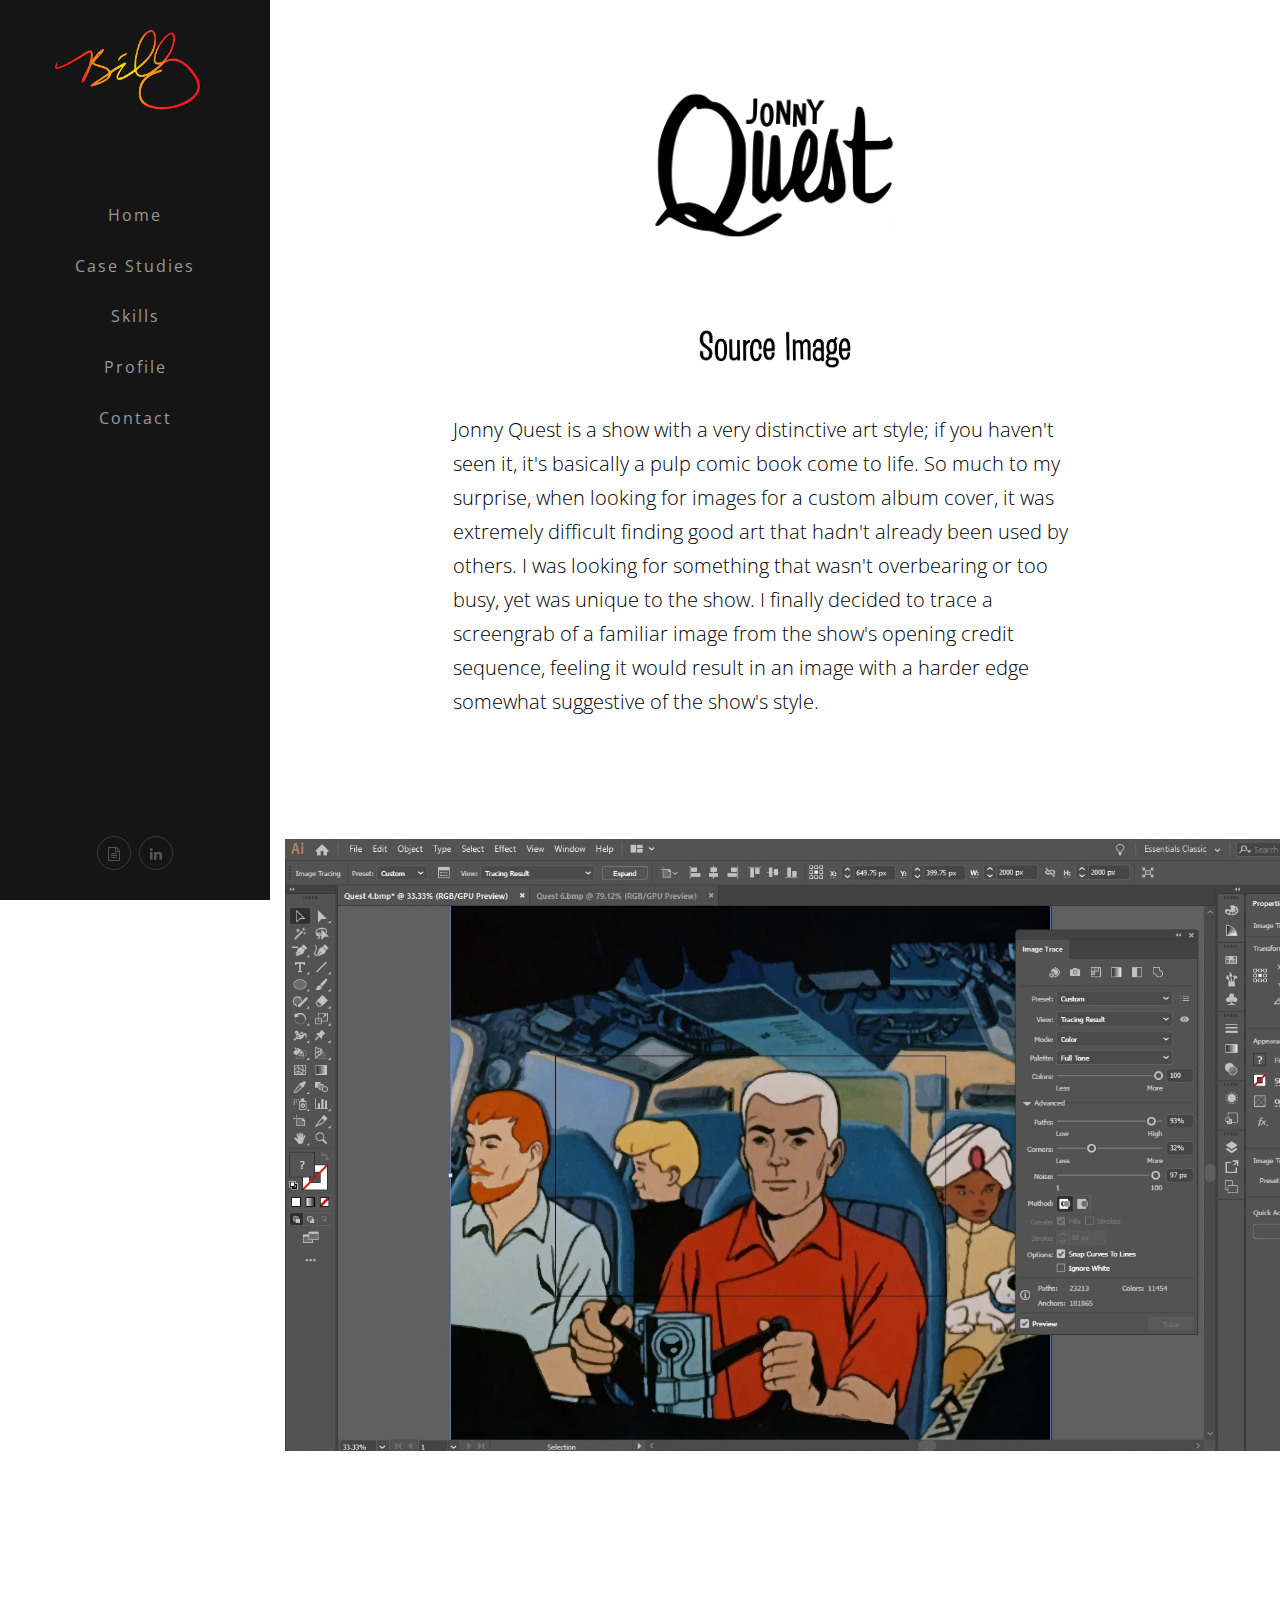
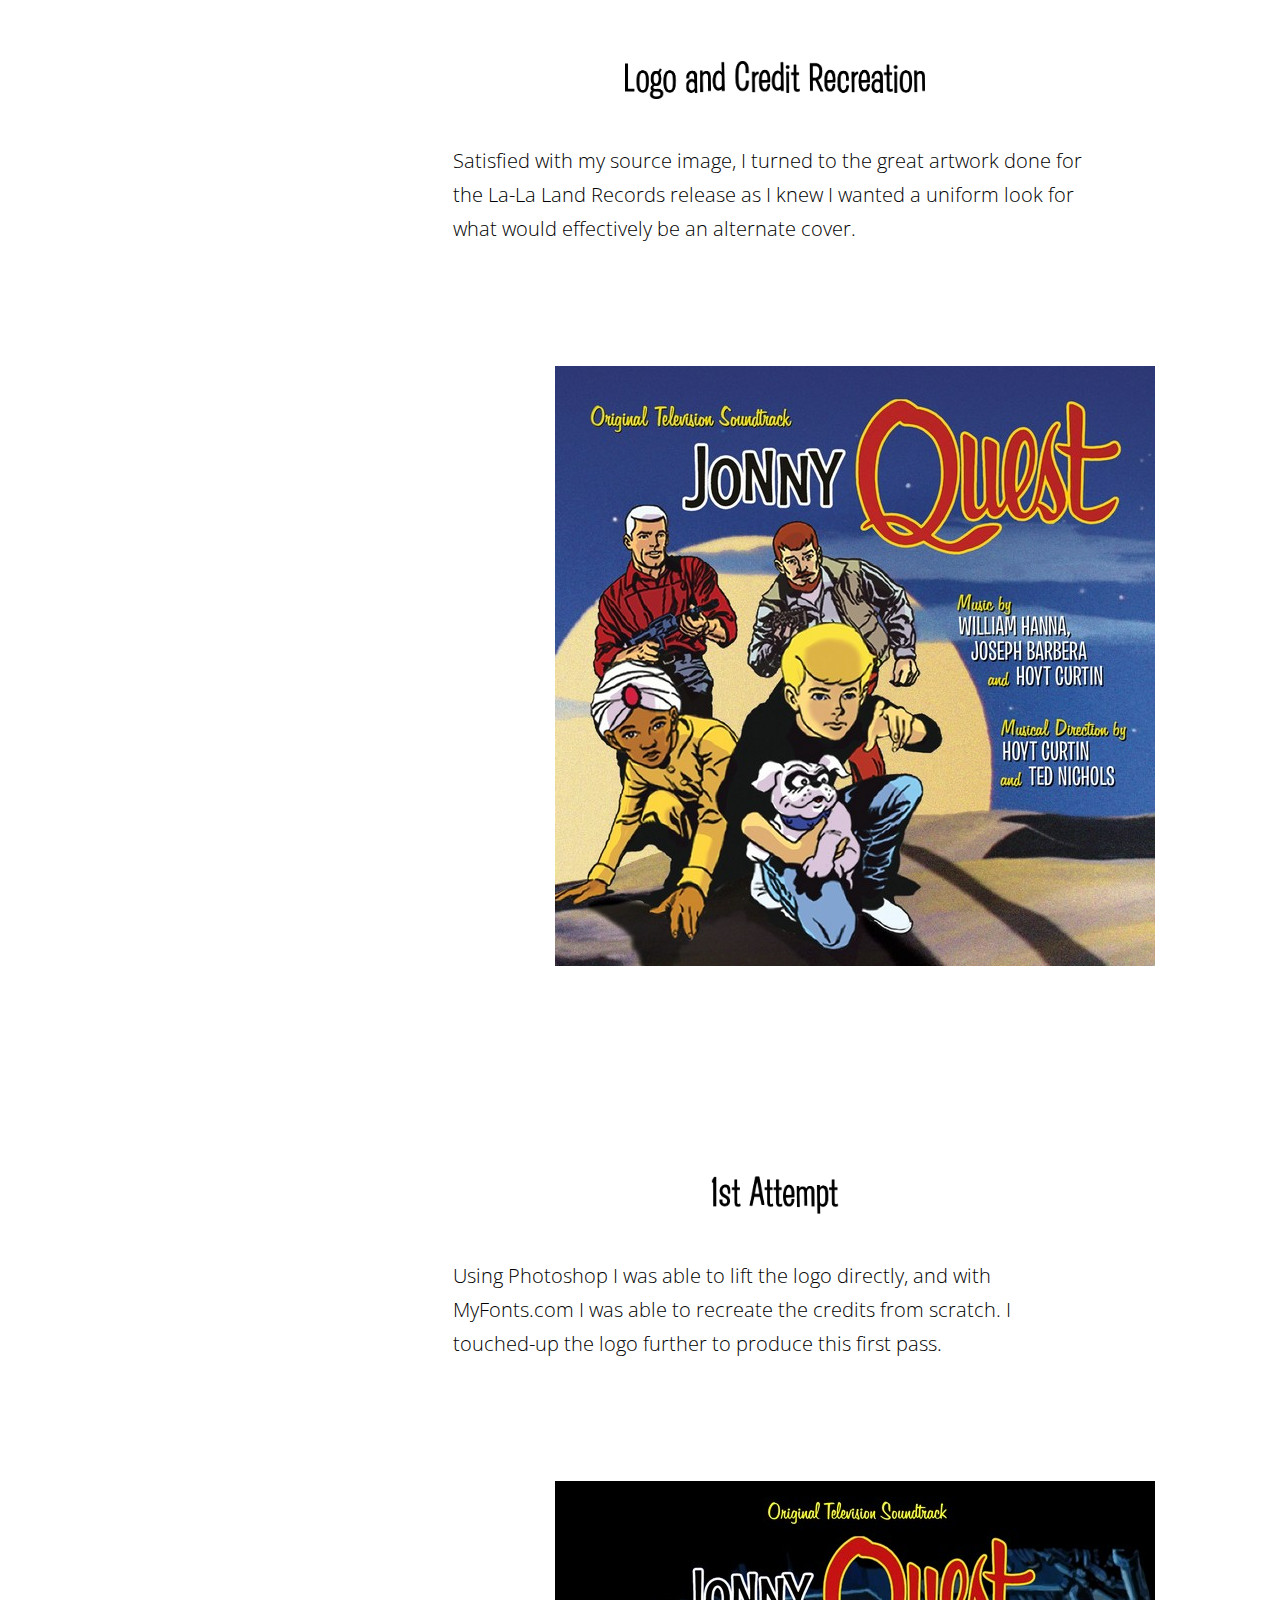
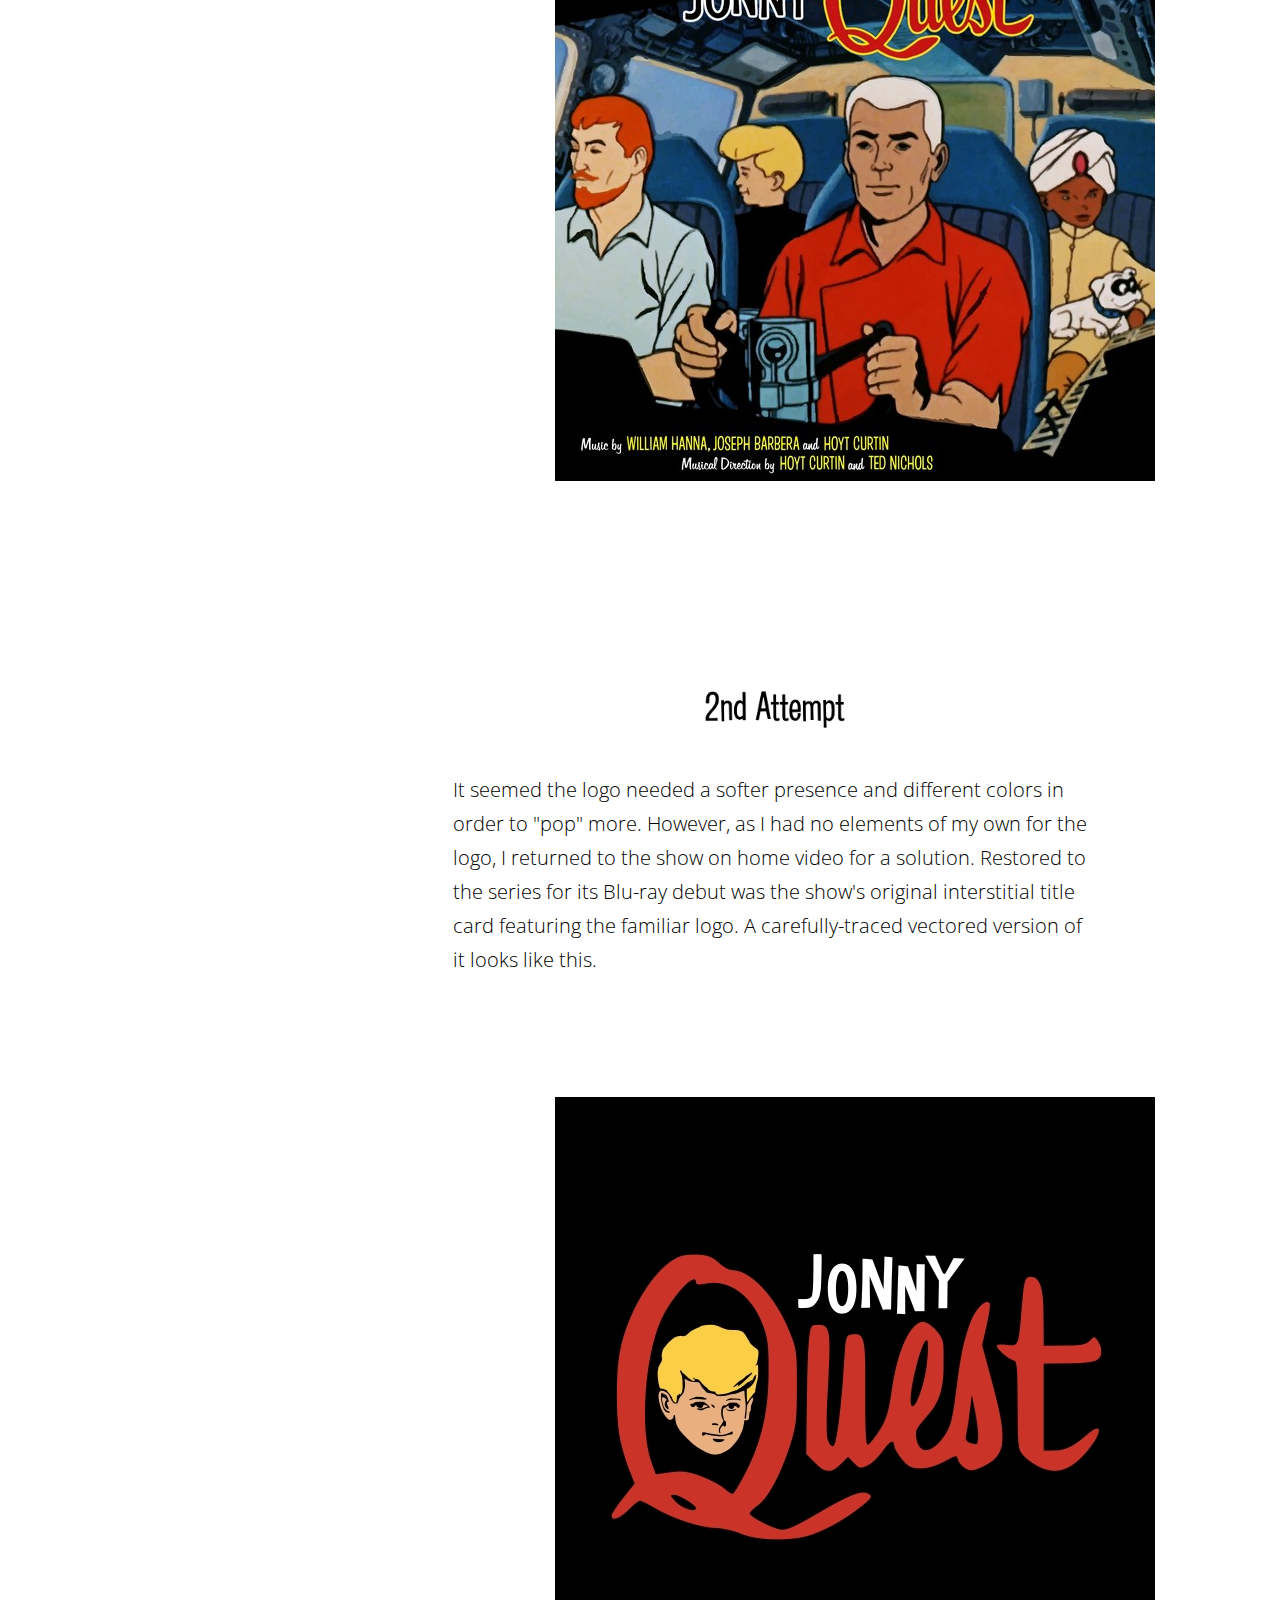
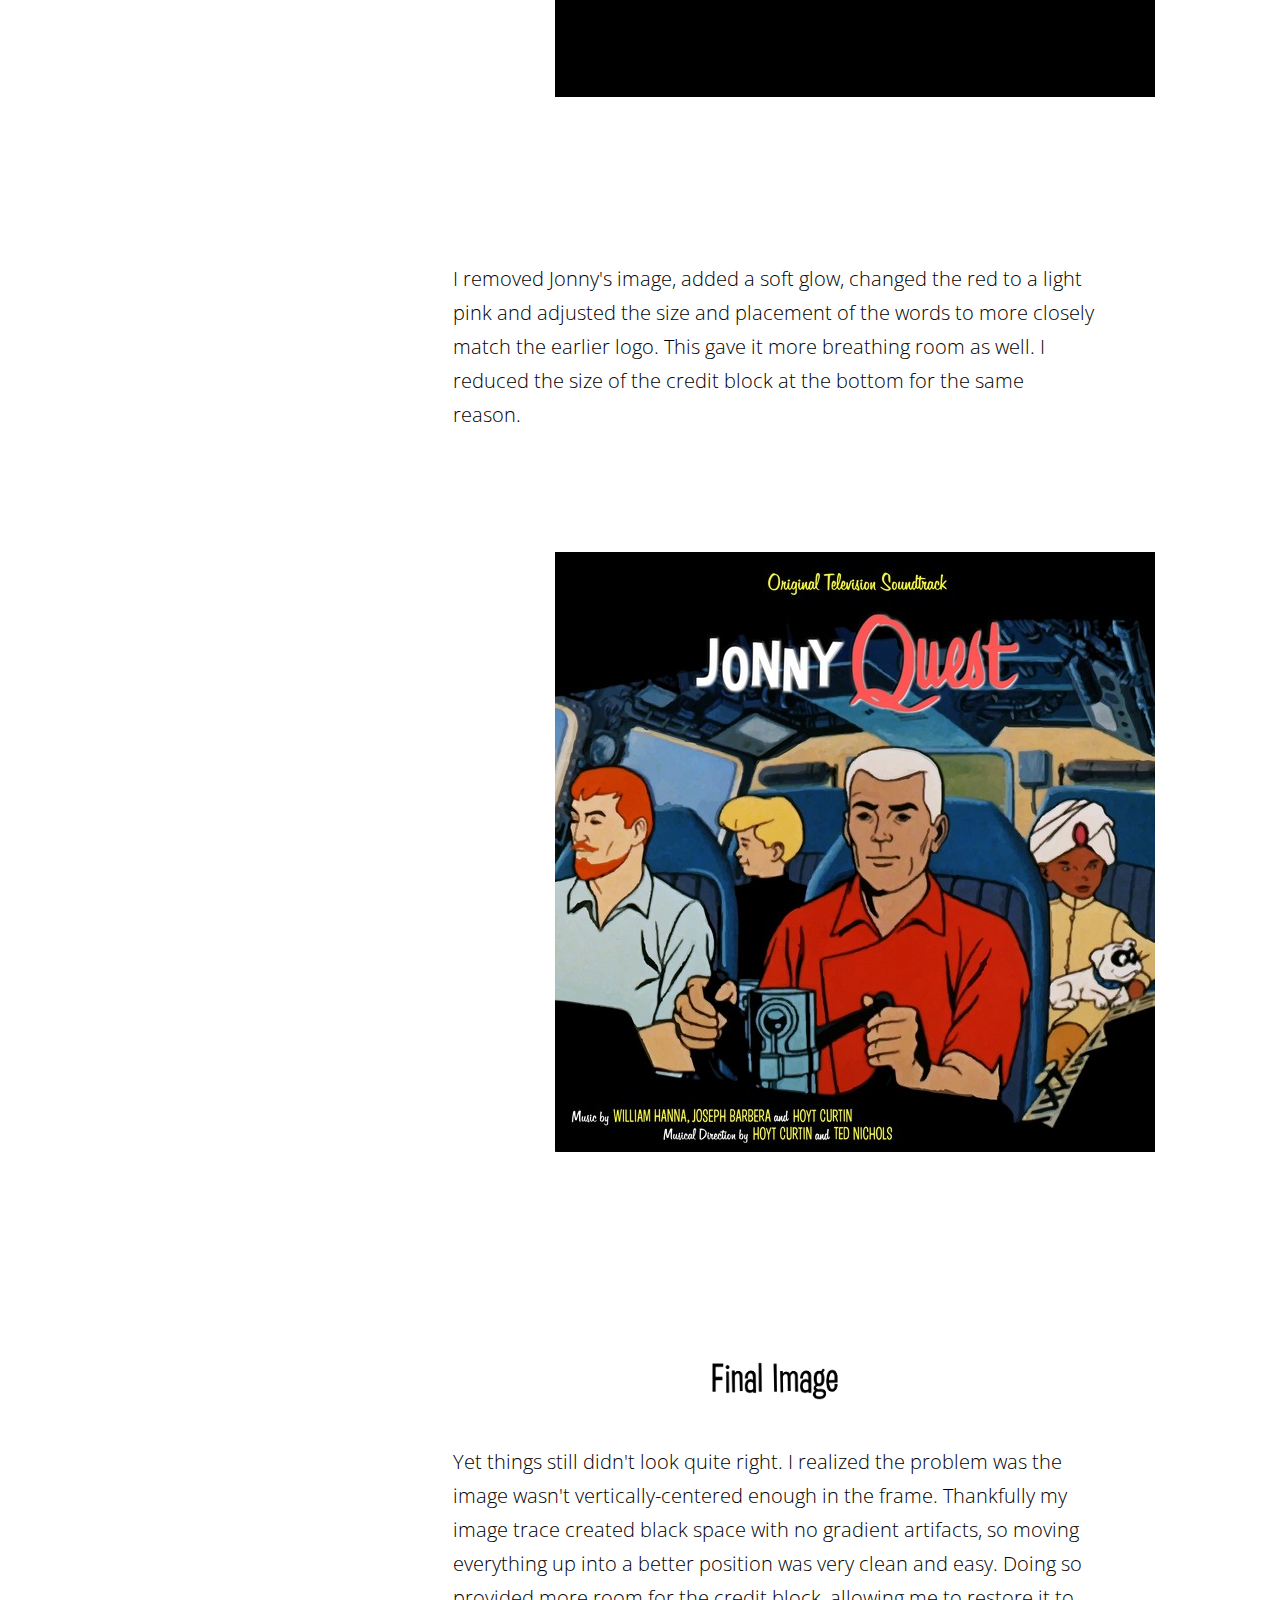
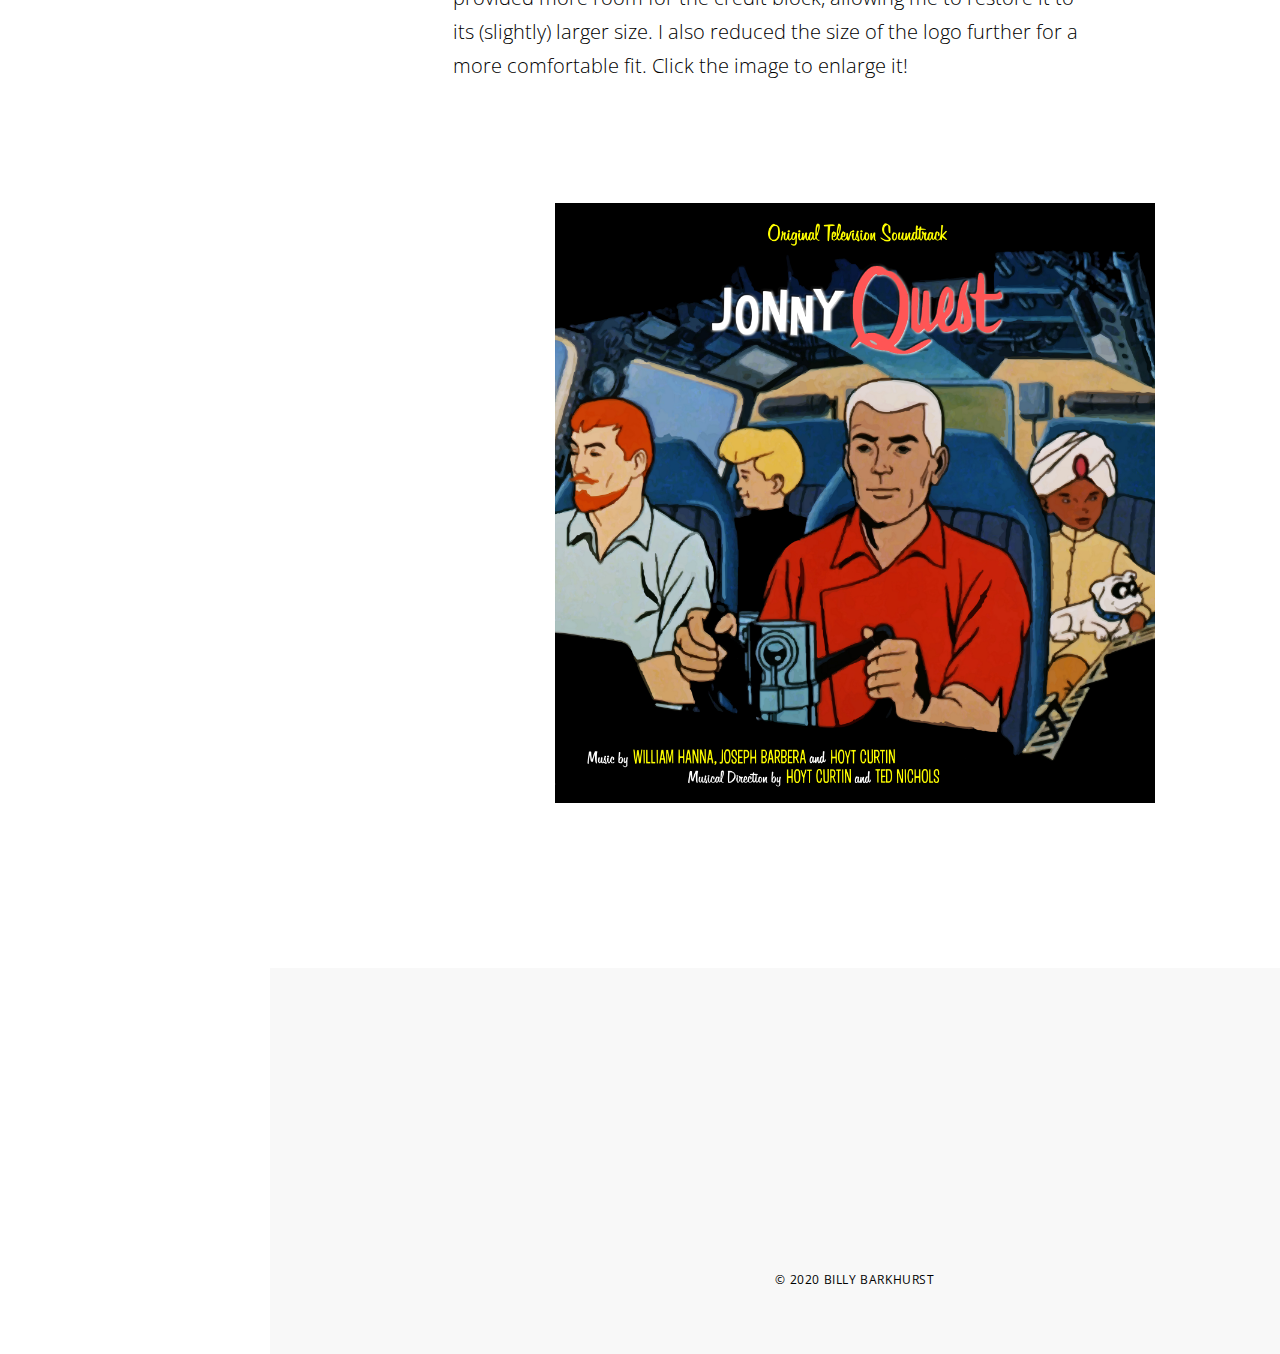
<file: jonny-quest.html>
<!DOCTYPE html>
<html>
    <head>
        <title>Jonny Quest / Billy Barkhurst</title>
        <meta name="description" content="">
        <meta name="keywords" content="">
        <meta charset="utf-8">
        <meta name="author" content="https://themeforest.net/user/bestlooker/portfolio">
        <!--[if IE]><meta http-equiv='X-UA-Compatible' content='IE=edge,chrome=1'><![endif]-->
        <meta name="viewport" content="width=device-width, initial-scale=1.0" />
        
        <!-- Favicons -->
        <link rel="shortcut icon" href="images/favicon.png">

        <!-- CSS -->
        <link rel="stylesheet" href="css/bootstrap.min.css">
        <link rel="stylesheet" href="css/style.css">
        <link rel="stylesheet" href="css/style-responsive.css">
        <link rel="stylesheet" href="css/animate.min.css">
        <link rel="stylesheet" href="css/vertical-rhythm.min.css">
        <link rel="stylesheet" href="css/owl.carousel.css">
        <link rel="stylesheet" href="css/magnific-popup.css">        
        
    </head>
    <body class="appear-animate">
        
        <!-- Page Loader -->        
        <div class="page-loader">
            <div class="loader">Loading...</div>
        </div>
        <!-- End Page Loader -->
        
        <!-- Menu Button -->
        <a href="#" class="sp-button"><span></span>Menu</a>
        <!-- End Menu Button -->
        
        <!-- Side Panel -->
        <div class="sp-overlay"></div>
        <div class="side-panel">
            
            <!-- Close Button -->
            <a href="#" class="sp-close-button"></a>
            <!-- End Close Button -->
            
            <!-- Logo -->
            <!-- Your text or image into link tag -->
            <div class="sp-logo-wrap local-scroll mb-40 mb-md-10 mb-xs-0">
                <a href="graphic-design.html" class="logo"><img src="images/billy-signature.png" width="160" height="160" alt="" /></a>
            </div>
            <!-- End Logo -->
            
            <!-- Menu -->
            <div class="sp-wrapper" id="side-panel-menu">
                
                <ul class="sp-menu-links local-scroll">
                    
                    <li>
                        <a href="index.html#home">Home</a>
                    </li>
                    
                    <li>
                        <a href="index.html#case-studies">Case Studies</a>
                    </li>

                    <li>
                        <a href="index.html#skills">Skills</a>
                    </li>

                    <li>
                        <a href="index.html#profile">Profile</a>
                    </li>

                    <li>
                        <a href="index.html#contact">Contact</a>
                    </li>

                </ul>
                
            </div>
            <!-- End Menu -->
            
            
            <!-- Social Links -->
            <div class="sp-social-links">
                <a href="resume.pdf" target="_blank"><i class="fa fa-file-text-o"></i></a>
                <a href="http://linkedin.com/in/billy-barkhurst" target="_blank"><i class="fa fa-linkedin"></i></a>
            </div>
            <!-- End Social Links -->
            
        </div>
        <!-- End Side Panel -->
        
        <!-- Page Wrap -->
        <div class="page side-panel-is-left" id="top">
            
            <!-- Features Section -->
                <section id="ideate">
                    <div class="row mb-70 mb-xs-30">
                        <div class="col-md-8 col-md-offset-2">
                            <div class="section-text align-center mb-70 mb-xs-40"></div>
                        </div>
                    </div>

                    <div class="row mb-5 mb-xs-30">
                        <div class="col-md-8 col-md-offset-2">
                            <div class="section-text-3 align-center mb-70 mb-xs-40">
                                <img src="images/JonnyQuestLogo.png" width="260" height="150" alt="Jonny Quest logo">
                            </div>
                        </div>
                    </div>
                    <!-- Section -->

                    <div class="row mb-70 mb-xs-30">
                        <div class="col-md-8 col-md-offset-2">
                            <div class="section-text-3 align-center mb-70 mb-xs-40">
                                
                            </div>
                            <div class="section-text-3 align-center mb-70 mb-xs-40">
                                <img src="images/JonnyQuest1.png" width="300" height="175" alt="Jonny Quest source image">
                            </div>
                            <div class="section-text-3 align-left mb-70 mb-xs-40">
                                 <p>Jonny Quest is a show with a very distinctive art style; if you haven't seen it, it's basically a pulp comic book come to life. So much to my surprise, when looking for images for a custom album cover, it was extremely difficult finding good art that hadn't already been used by others. I was looking for something that wasn't overbearing or too busy, yet was unique to the show. I finally decided to  trace a screengrab of a familiar image from the show's opening credit sequence, feeling it would result in an image with a harder edge somewhat suggestive of the show's style.</p>
                            </div>
                        </div>
                    </div>
                    <!-- Section -->

            <section class="page-section-4">
                <div class="container relative">
                    
                    <!-- Work Gallery -->
                    <div class="work-full-media image-fullwidth mb-80 mb-xs-40">
                        
                        <img src="images/JonnyQuestTrace.jpg" alt="Jonny Quest trace">
                        
                    </div>
                    <!-- End Work Gallery -->
                
                </div>
            </section>

            <div class="row mb-70 mb-xs-30">
                        <div class="col-md-8 col-md-offset-2">
                            <div class="section-text-3 align-center mb-70 mb-xs-40">
                                
                            </div>
                            <div class="section-text-3 align-center mb-70 mb-xs-40">
                                <img src="images/JonnyQuest2.png" width="300" height="175" alt="Jonny Quest logo recreation">
                            </div>
                            <div class="section-text-3 align-left mb-70 mb-xs-40">
                                 <p>Satisfied with my source image, I turned to the great artwork done for the La-La Land Records release as I knew I wanted a uniform look for what would effectively be an alternate cover.</p>
                            </div>
                        </div>
                    </div>
                    <!-- Section -->

            <section class="page-section-4">
                <div class="container relative">
                    
                    <!-- Work Gallery -->
                    <div class="work-full-media align-center mb-80 mb-xs-40">
                        
                        <img src="images/JonnyQuestLLL.jpg" alt="Jonny Quest La-La Land">
                        
                    </div>
                    <!-- End Work Gallery -->
                
                </div>
            </section>

            <div class="row mb-70 mb-xs-30">
                        <div class="col-md-8 col-md-offset-2">
                            <div class="section-text-3 align-center mb-70 mb-xs-40">
                                
                            </div>
                            <div class="section-text-3 align-center mb-70 mb-xs-40">
                                <img src="images/JonnyQuest3.png" width="300" height="175" alt="Jonny Quest 1st attempt">
                            </div>
                            <div class="section-text-3 align-left mb-70 mb-xs-40">
                                 <p>Using Photoshop I was able to lift the logo directly, and with MyFonts.com I was able to recreate the credits from scratch. I touched-up the logo further to produce this first pass.</p>
                            </div>
                        </div>
                    </div>
                    <!-- Section -->

            <section class="page-section-4">
                <div class="container relative">
                    
                    <!-- Work Gallery -->
                    <div class="work-full-media align-center mb-80 mb-xs-40">
                        
                        <img src="images/JonnyQuest1.jpg" alt="Jonny Quest 1st attempt">
                        
                    </div>
                    <!-- End Work Gallery -->
                
                </div>
            </section>

            <div class="row mb-70 mb-xs-30">
                        <div class="col-md-8 col-md-offset-2">
                            <div class="section-text-3 align-center mb-70 mb-xs-40">
                                
                            </div>
                            <div class="section-text-3 align-center mb-70 mb-xs-40">
                                <img src="images/JonnyQuest4.png" width="300" height="175" alt="Jonny Quest 2nd attempt">
                            </div>
                            <div class="section-text-3 align-left mb-70 mb-xs-40">
                                 <p>It seemed the logo needed a softer presence and different colors in order to "pop" more. However, as I had no elements of my own for the logo, I returned to the show on home video for a solution. Restored to the series for its Blu-ray debut was the show's original interstitial title card featuring the familiar logo. A carefully-traced vectored version of it looks like this.</p>
                            </div>
                        </div>
                    </div>
                    <!-- Section -->

            <section class="page-section-4">
                <div class="container relative">
                    
                    <!-- Work Gallery -->
                    <div class="work-full-media align-center mb-80 mb-xs-40">
                        
                        <img src="images/JonnyQuest2.jpg" alt="Jonny Quest 2nd attempt">
                        
                    </div>
                    <!-- End Work Gallery -->
                
                </div>
            </section>

            <div class="row mb-70 mb-xs-30">
                <div class="col-md-8 col-md-offset-2">
                    <div class="section-text-3 align-left mb-70 mb-xs-40">
                         <p>I removed Jonny's image, added a soft glow, changed the red to a light pink and adjusted the size and placement of the words to more closely match the earlier logo. This gave it more breathing room as well. I reduced the size of the credit block at the bottom for the same reason.</p>
                    </div>
                </div>
            </div>
            <!-- Section -->

            <section class="page-section-4">
                <div class="container relative">
                    
                    <!-- Work Gallery -->
                    <div class="work-full-media align-center mb-80 mb-xs-40">
                        
                        <img src="images/JonnyQuest3.jpg" alt="Jonny Quest 2nd attempt edit">
                        
                    </div>
                    <!-- End Work Gallery -->
                
                </div>
            </section>
            <!-- End Section -->

            <div class="row mb-70 mb-xs-30">
                        <div class="col-md-8 col-md-offset-2">
                            <div class="section-text-3 align-center mb-70 mb-xs-40">
                                
                            </div>
                            <div class="section-text-3 align-center mb-70 mb-xs-40">
                                <img src="images/JonnyQuest5.png" width="300" height="175" alt="Jonny Quest 1st attempt">
                            </div>
                            <div class="section-text-3 align-left mb-70 mb-xs-40">
                                 <p>Yet things still didn't look quite right. I realized the problem was the image wasn't vertically-centered enough in the frame. Thankfully my image trace created black space with no gradient artifacts, so moving everything up into a better position was very clean and easy. Doing so provided more room for the credit block, allowing me to restore it to its (slightly) larger size. I also reduced the size of the logo further for a more comfortable fit. Click the image to enlarge it!</p>
                            </div>
                        </div>
                    </div>
                    <!-- Section -->

            <section class="page-section-4">
                <div class="container relative">
                    
                    <!-- Work Gallery -->
                    <div class="work-full-media align-center mb-80 mb-xs-40">
                        
                        <a href="images/JonnyQuestFinal.jpg"> <img src="images/JonnyQuestFinal.jpg" width="600" height="600" alt="Jonny Quest final">
                        
                    </div>
                    <!-- End Work Gallery -->
                
                </div>
            </section>
            
            
            <!-- Foter -->
            <footer class="page-section bg-gray-lighter footer pb-60">
                <div class="container">
                    
                    <!-- Footer Logo -->
                    <div class="local-scroll mb-30 wow fadeInUp" data-wow-duration="1.5s">
                        <a href="#top"><img src="images/logo-footer-2.png" width="44" height="36" alt="" /></a>
                    </div>
                    <!-- End Footer Logo -->
                    
                    <!-- Social Links -->
                    <div class="footer-social-links mb-110 mb-xs-60">
                        <div class="local-scroll mb-30 wow fadeInUp" data-wow-duration="1.5s">
                            <a href="index.html#contact" title="william.barkhurst@g.austincc.edu"><i class="fa fa-envelope"></i></a>
                        </div>
                    </div>
                    <!-- End Social Links -->  
                    
                    <!-- Footer Text -->
                    <div class="footer-text">
                        
                        <!-- Copyright -->
                        <div class="footer-copy font-alt">
                            &copy; 2020 Billy Barkhurst</a>
                        </div>
                        <!-- End Copyright -->
                        
                    </div>
                    <!-- End Footer Text --> 
                    
                 </div>
                 
            </footer>
            <!-- End Foter -->
        
        
        </div>
        <!-- End Page Wrap -->
        
        
        <!-- JS -->
        <script type="text/javascript" src="js/jquery-1.11.2.min.js"></script>
        <script type="text/javascript" src="js/jquery.easing.1.3.js"></script>
        <script type="text/javascript" src="js/bootstrap.min.js"></script>        
        <script type="text/javascript" src="js/SmoothScroll.js"></script>
        <script type="text/javascript" src="js/jquery.scrollTo.min.js"></script>
        <script type="text/javascript" src="js/jquery.localScroll.min.js"></script>
        <script type="text/javascript" src="js/jquery.viewport.mini.js"></script>
        <script type="text/javascript" src="js/jquery.countTo.js"></script>
        <script type="text/javascript" src="js/jquery.appear.js"></script>
        <script type="text/javascript" src="js/jquery.sticky.js"></script>
        <script type="text/javascript" src="js/jquery.parallax-1.1.3.js"></script>
        <script type="text/javascript" src="js/jquery.fitvids.js"></script>
        <script type="text/javascript" src="js/owl.carousel.min.js"></script>
        <script type="text/javascript" src="js/isotope.pkgd.min.js"></script>
        <script type="text/javascript" src="js/imagesloaded.pkgd.min.js"></script>
        <script type="text/javascript" src="js/jquery.magnific-popup.min.js"></script>
        <script type="text/javascript" src="js/wow.min.js"></script>
        <script type="text/javascript" src="js/masonry.pkgd.min.js"></script>
        <script type="text/javascript" src="js/jquery.simple-text-rotator.min.js"></script>
        <script type="text/javascript" src="js/jquery.lazyload.min.js"></script>
        <script type="text/javascript" src="js/all.js"></script>
        <script type="text/javascript" src="js/contact-form.js"></script>
        <script type="text/javascript" src="js/jquery.ajaxchimp.min.js"></script>
        <script type="text/javascript" src="js/tiltfx.js"></script>          
        <!--[if lt IE 10]><script type="text/javascript" src="js/placeholder.js"></script><![endif]-->
        
    </body>
</html>
</file>
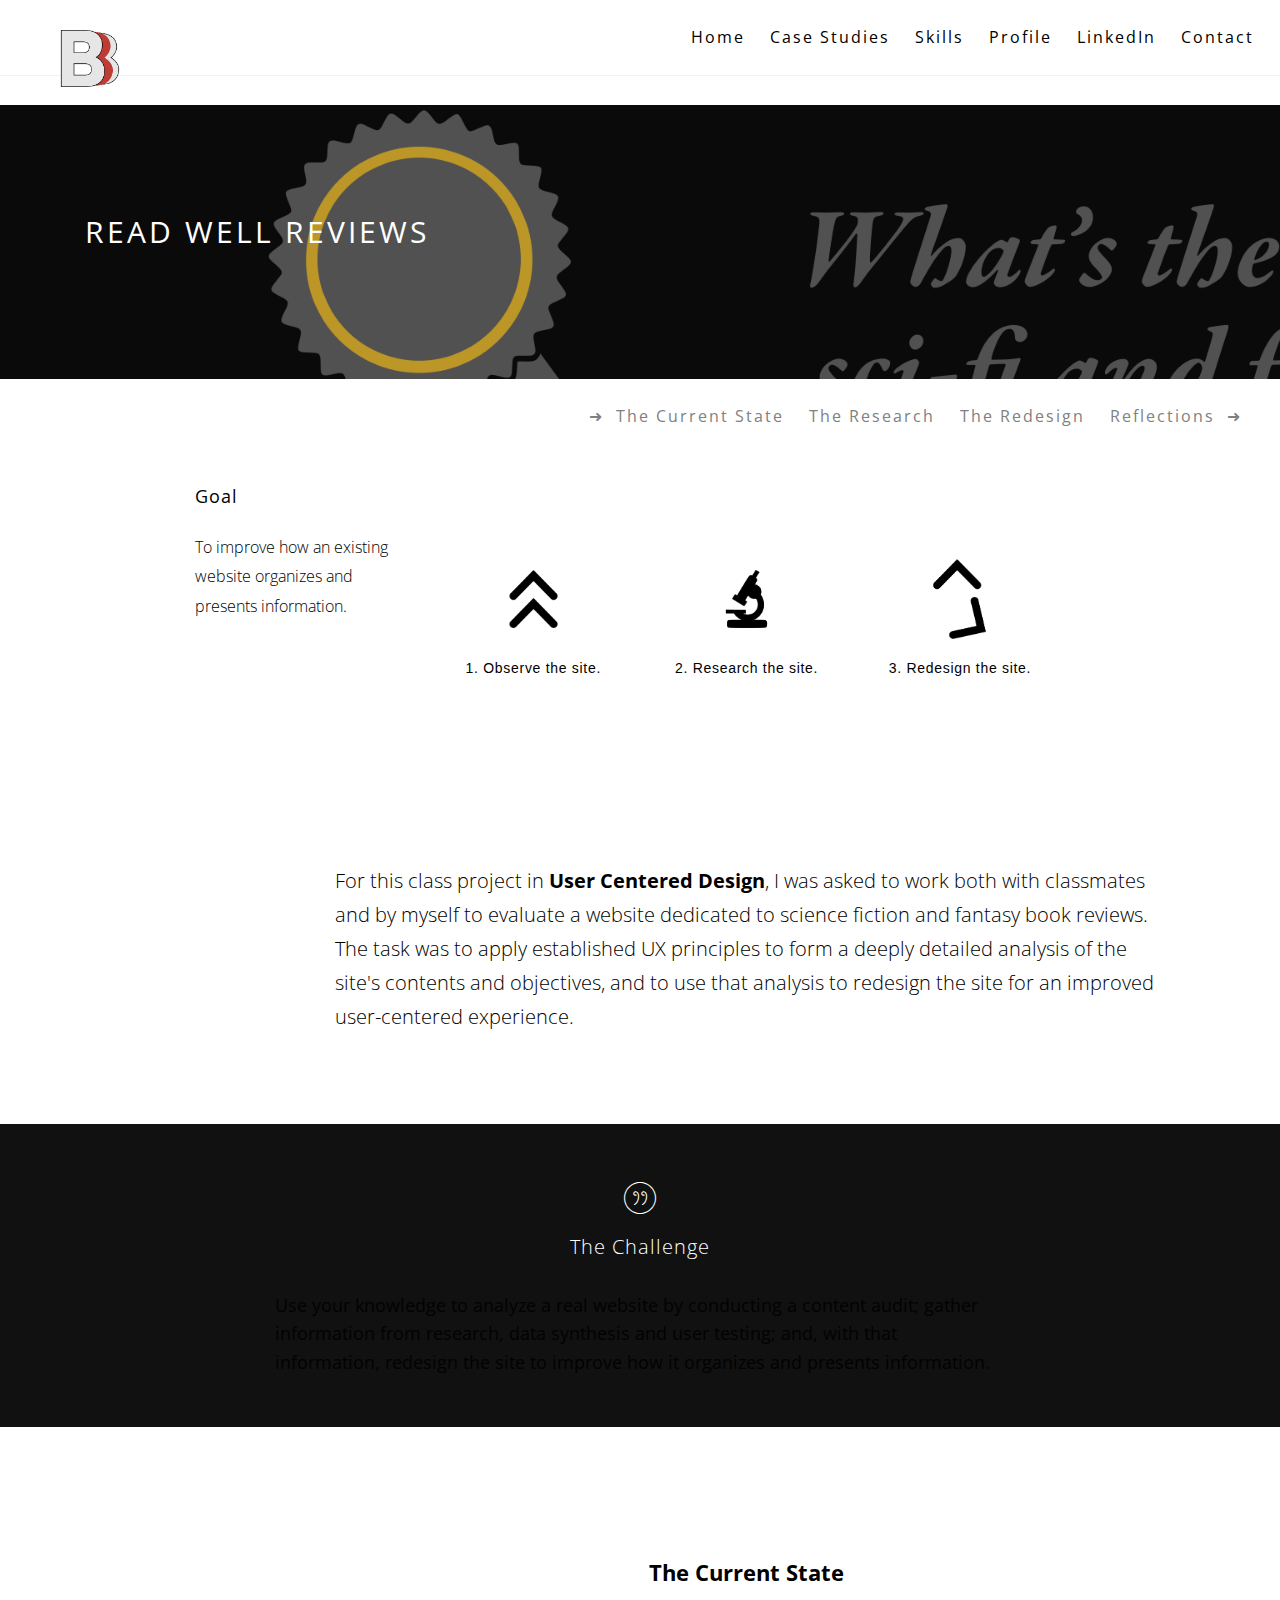
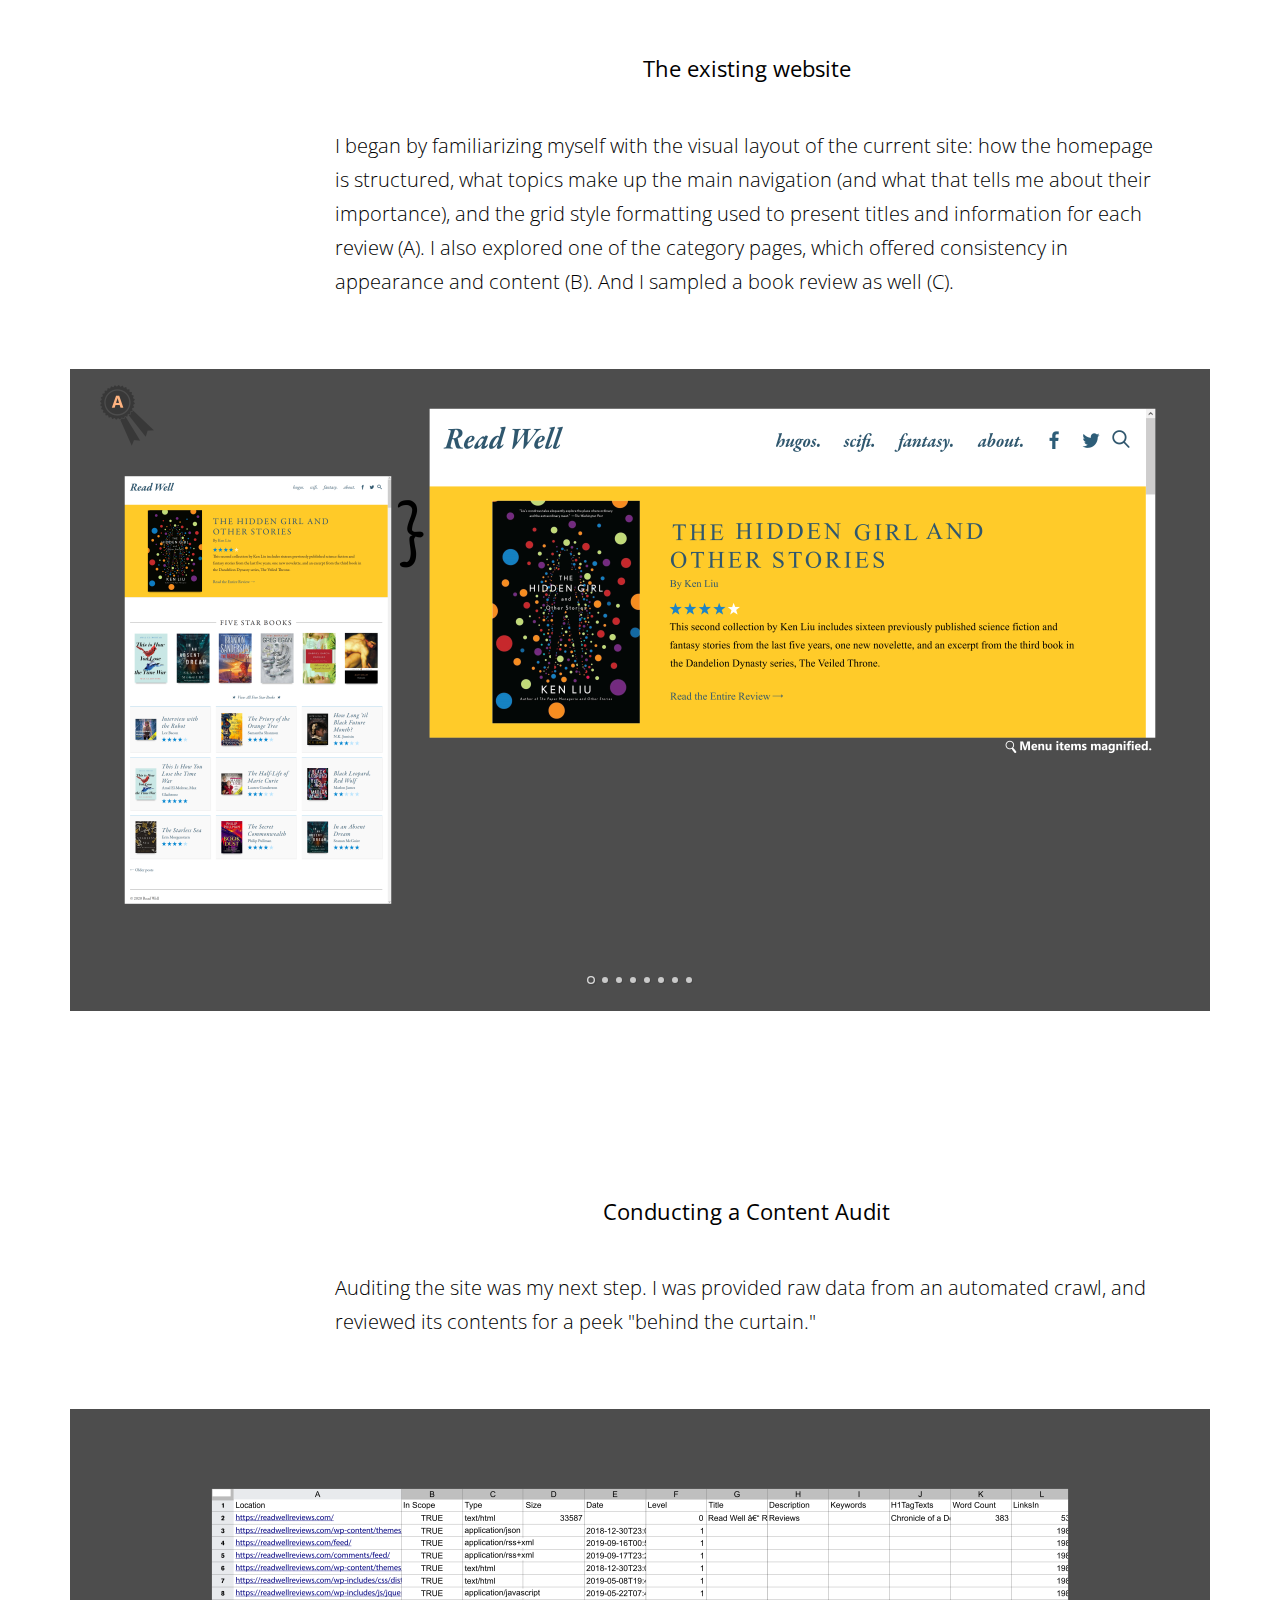
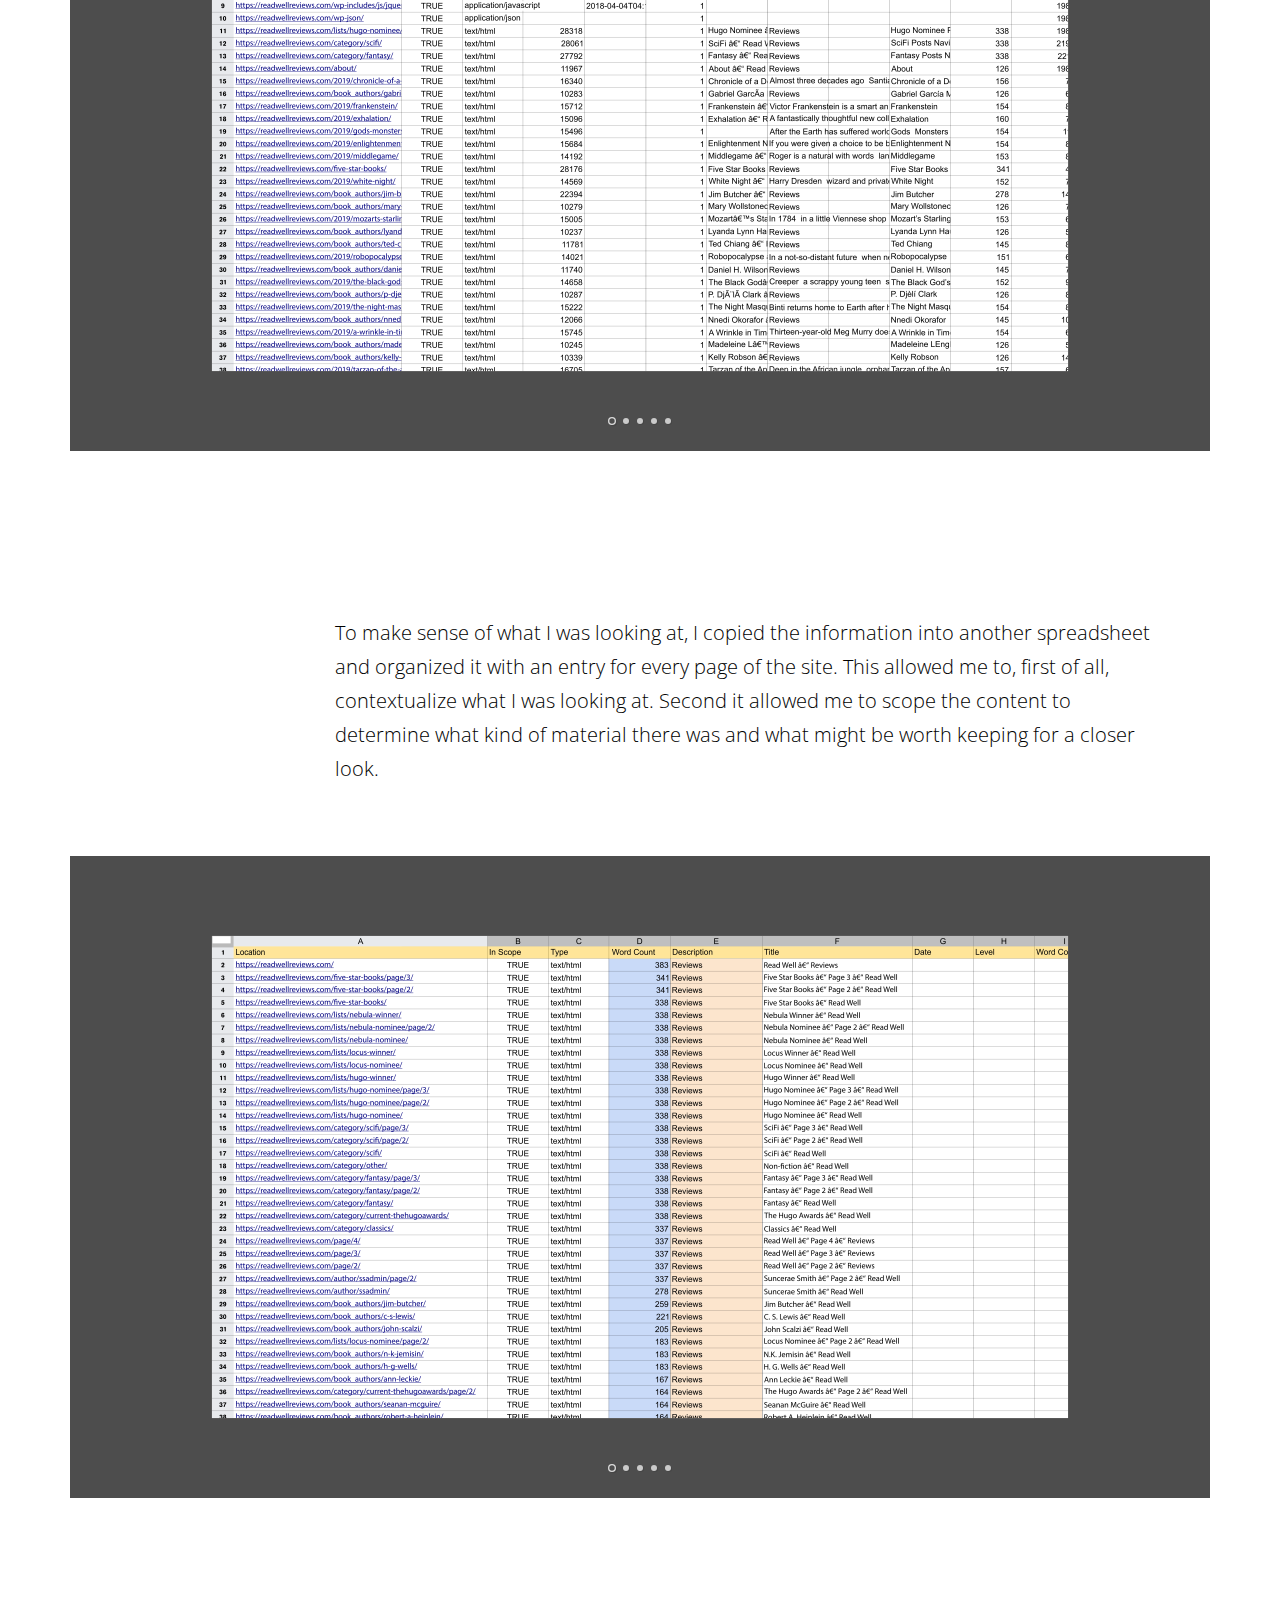
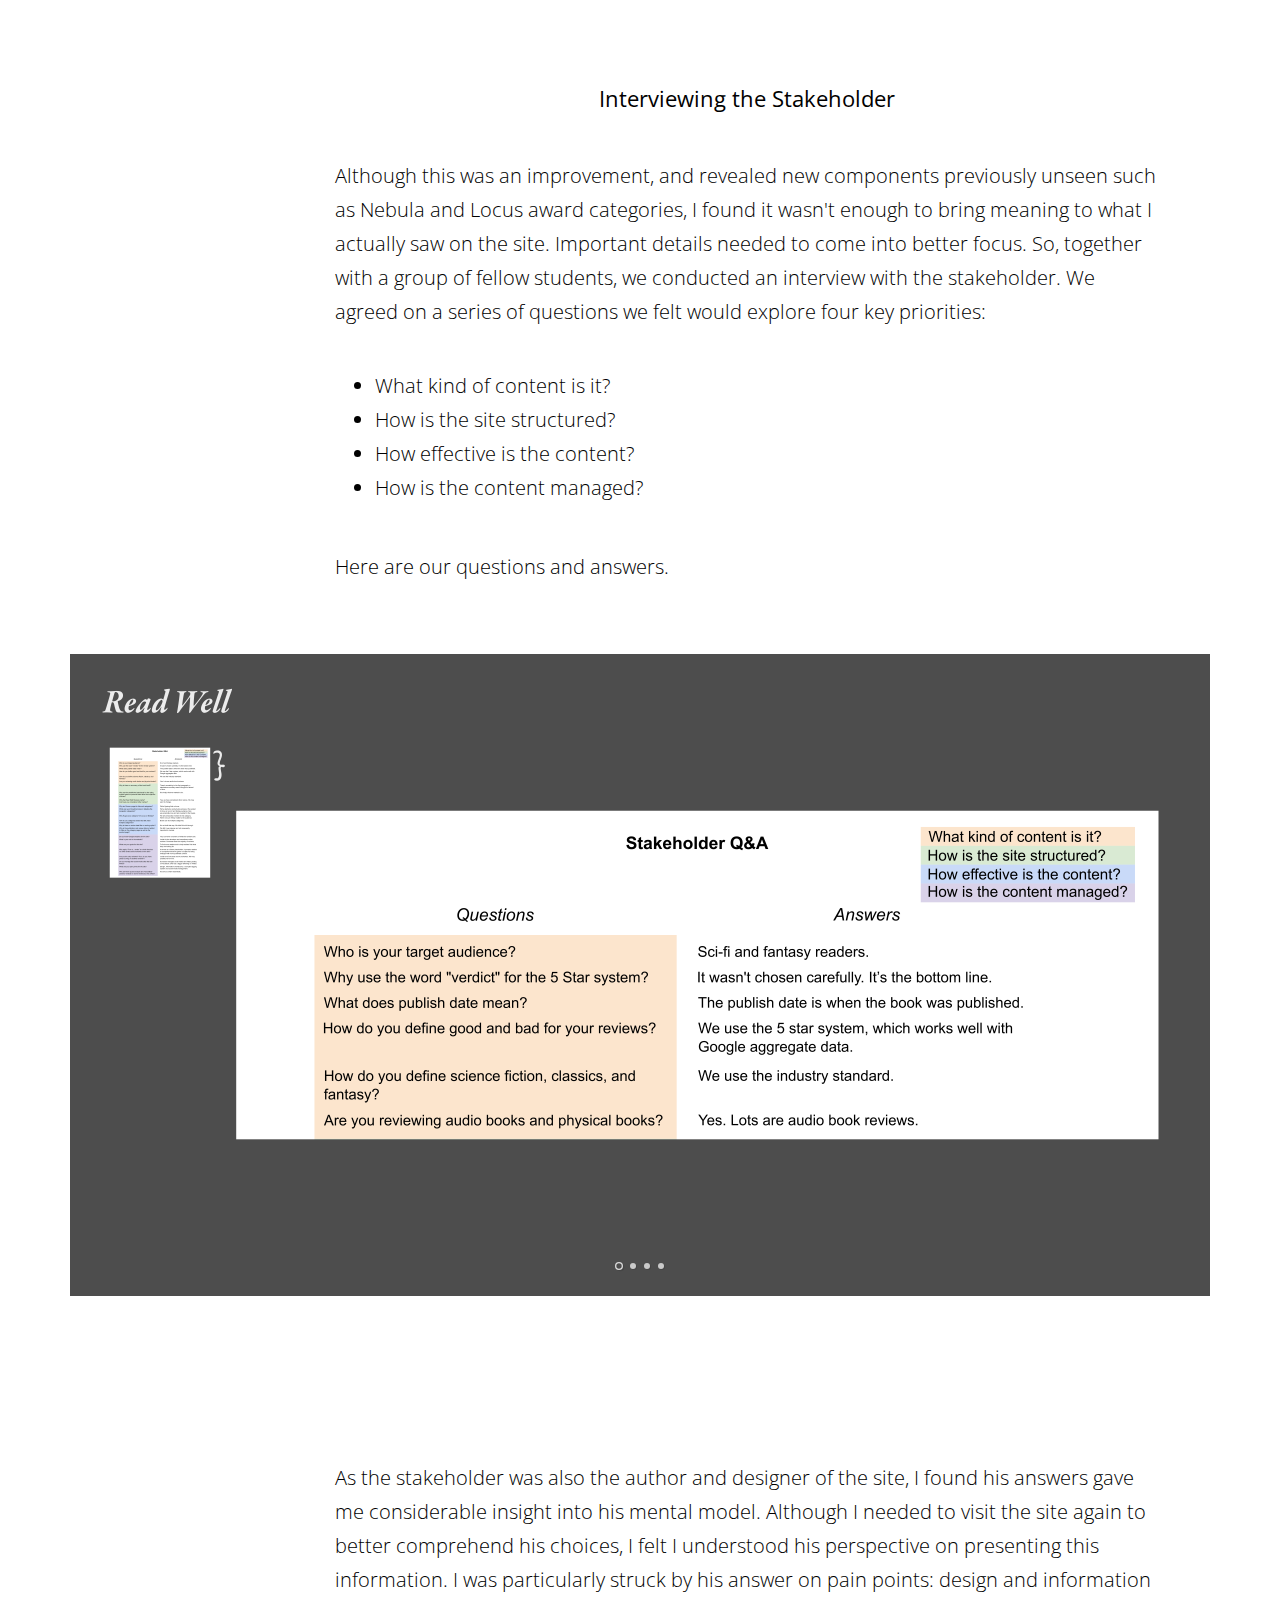
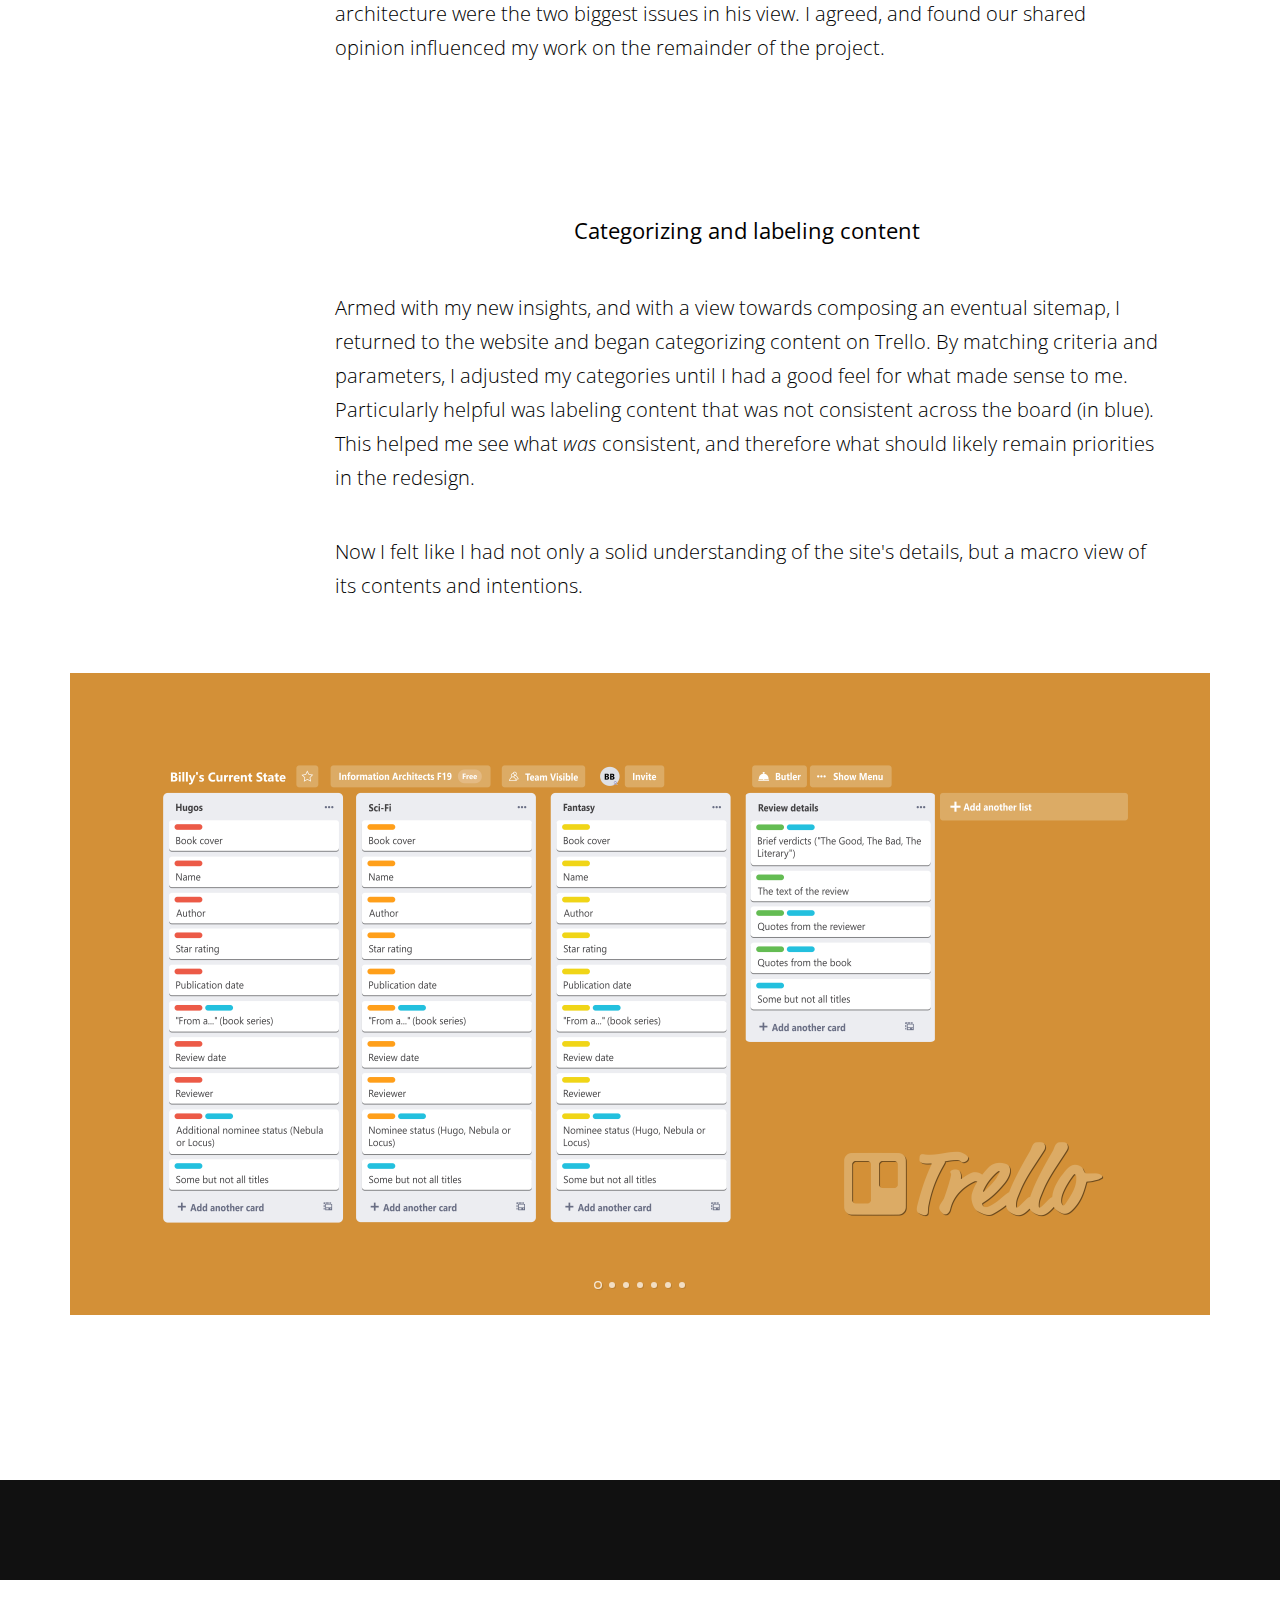
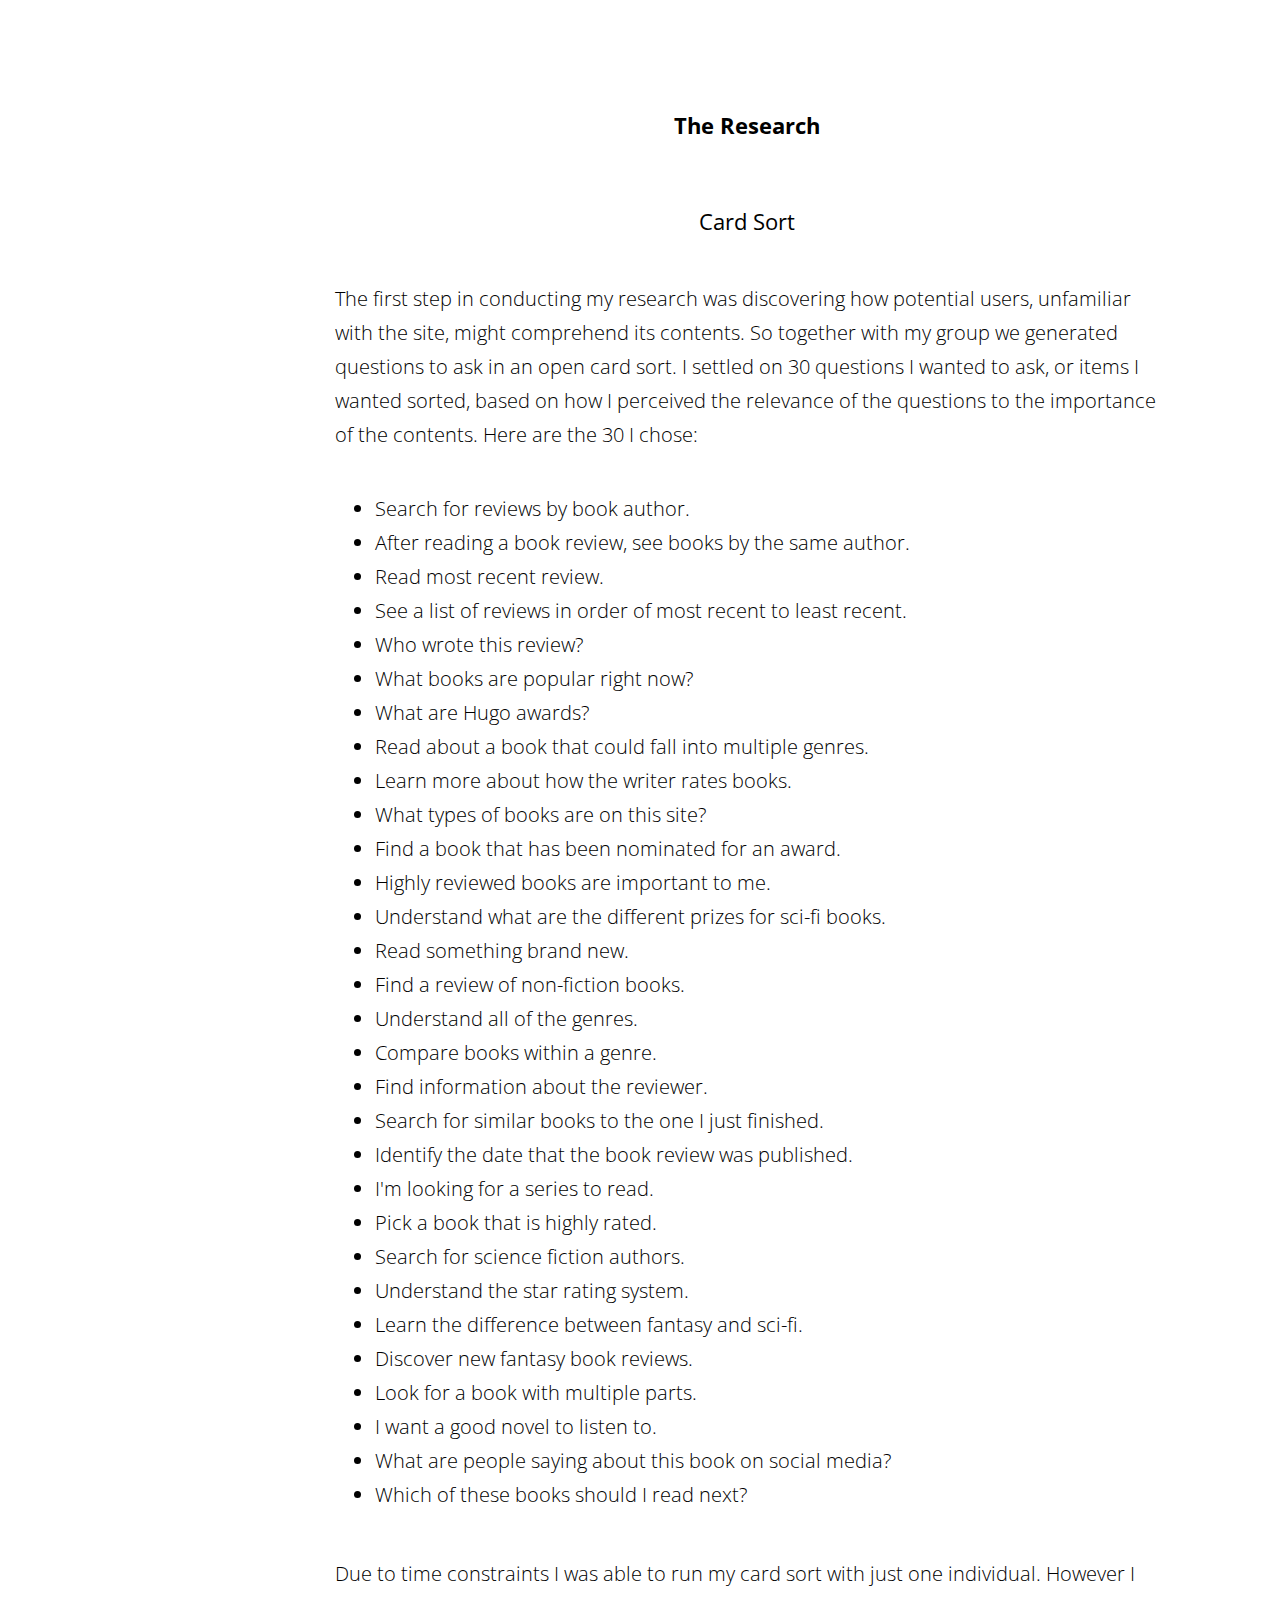
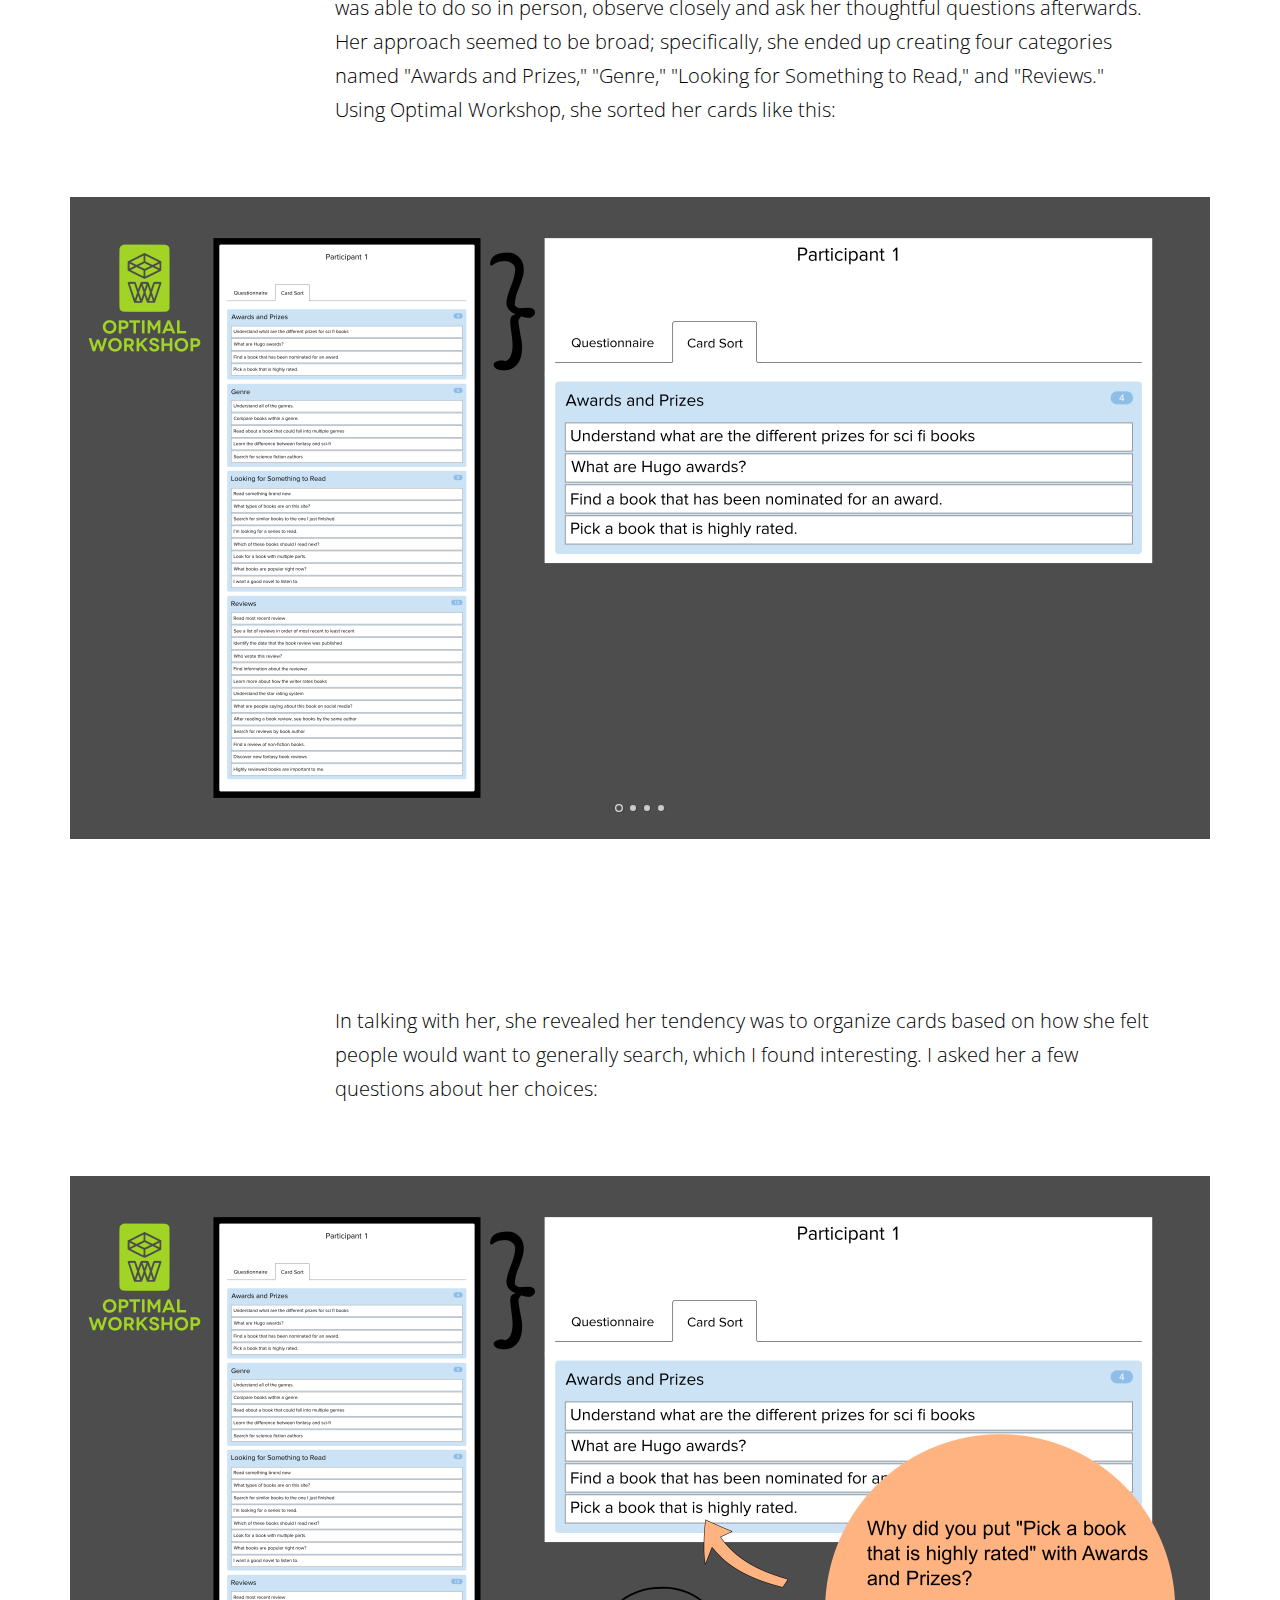
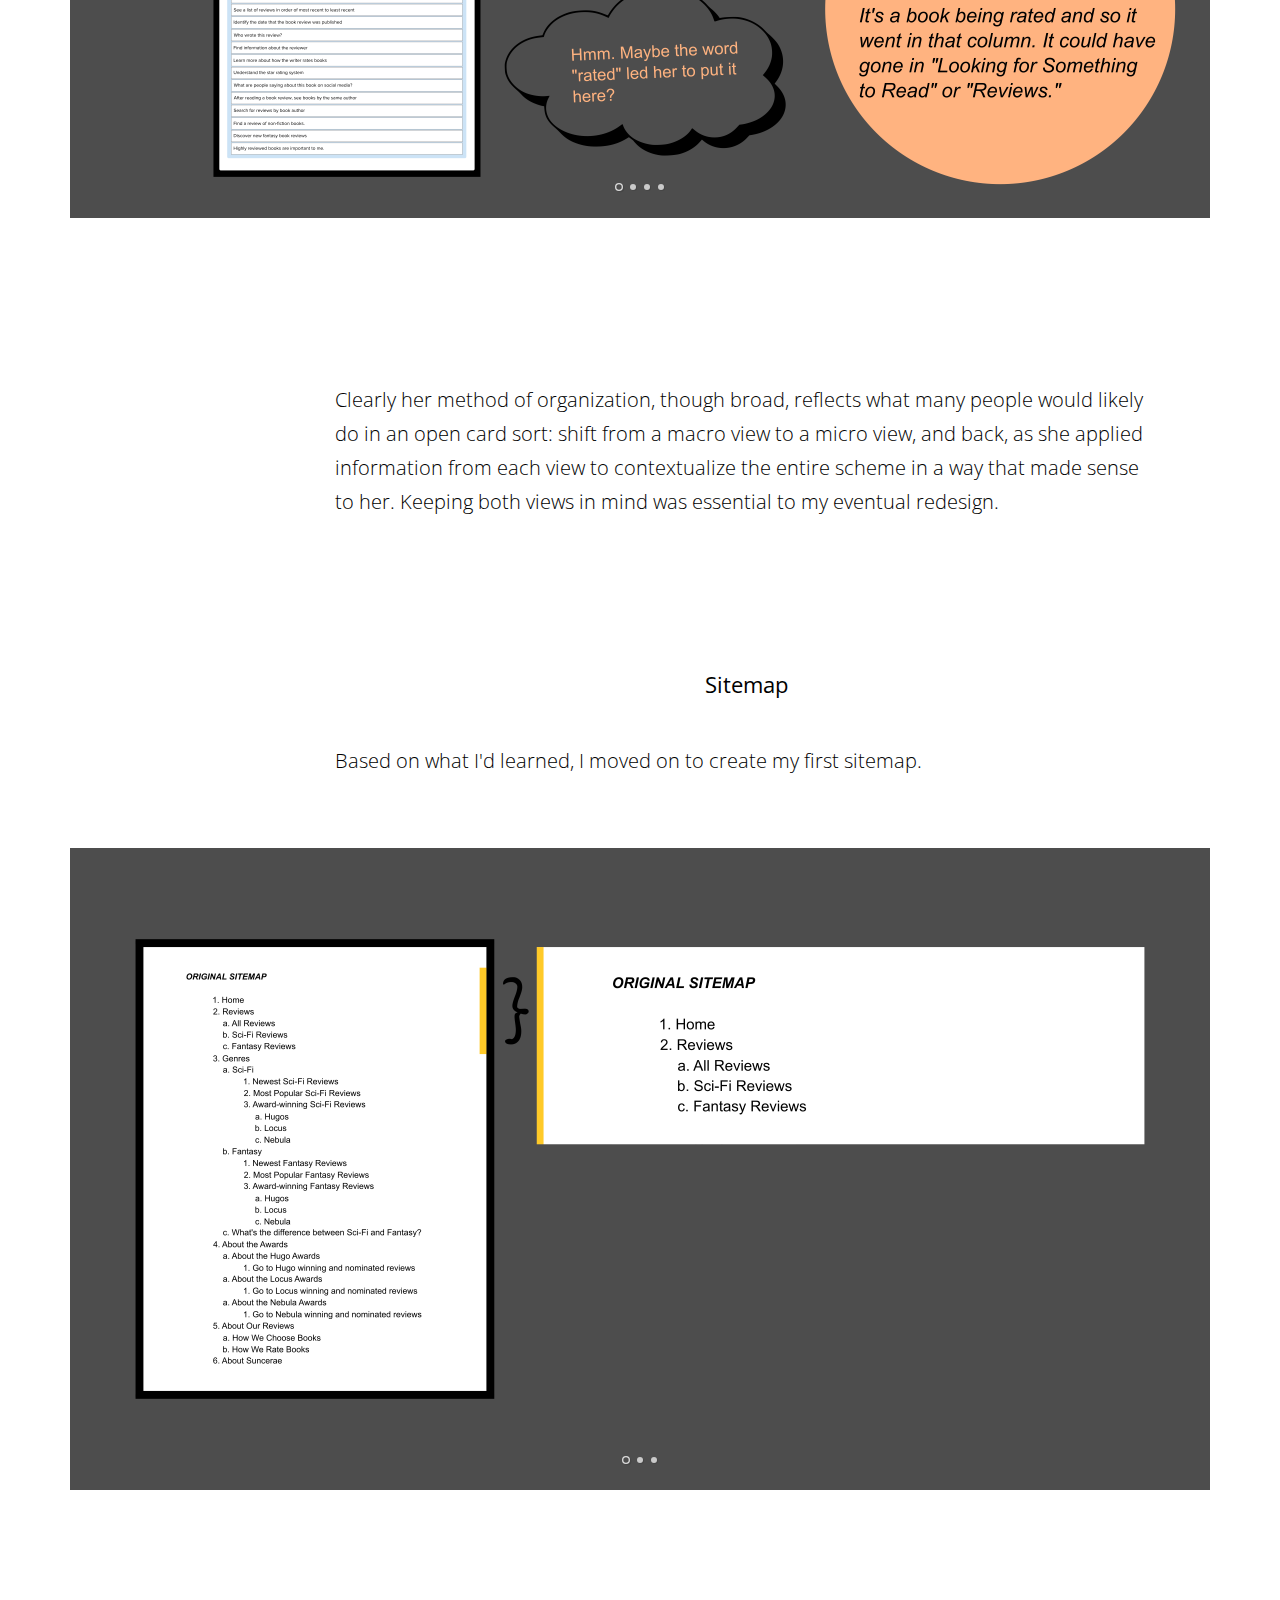
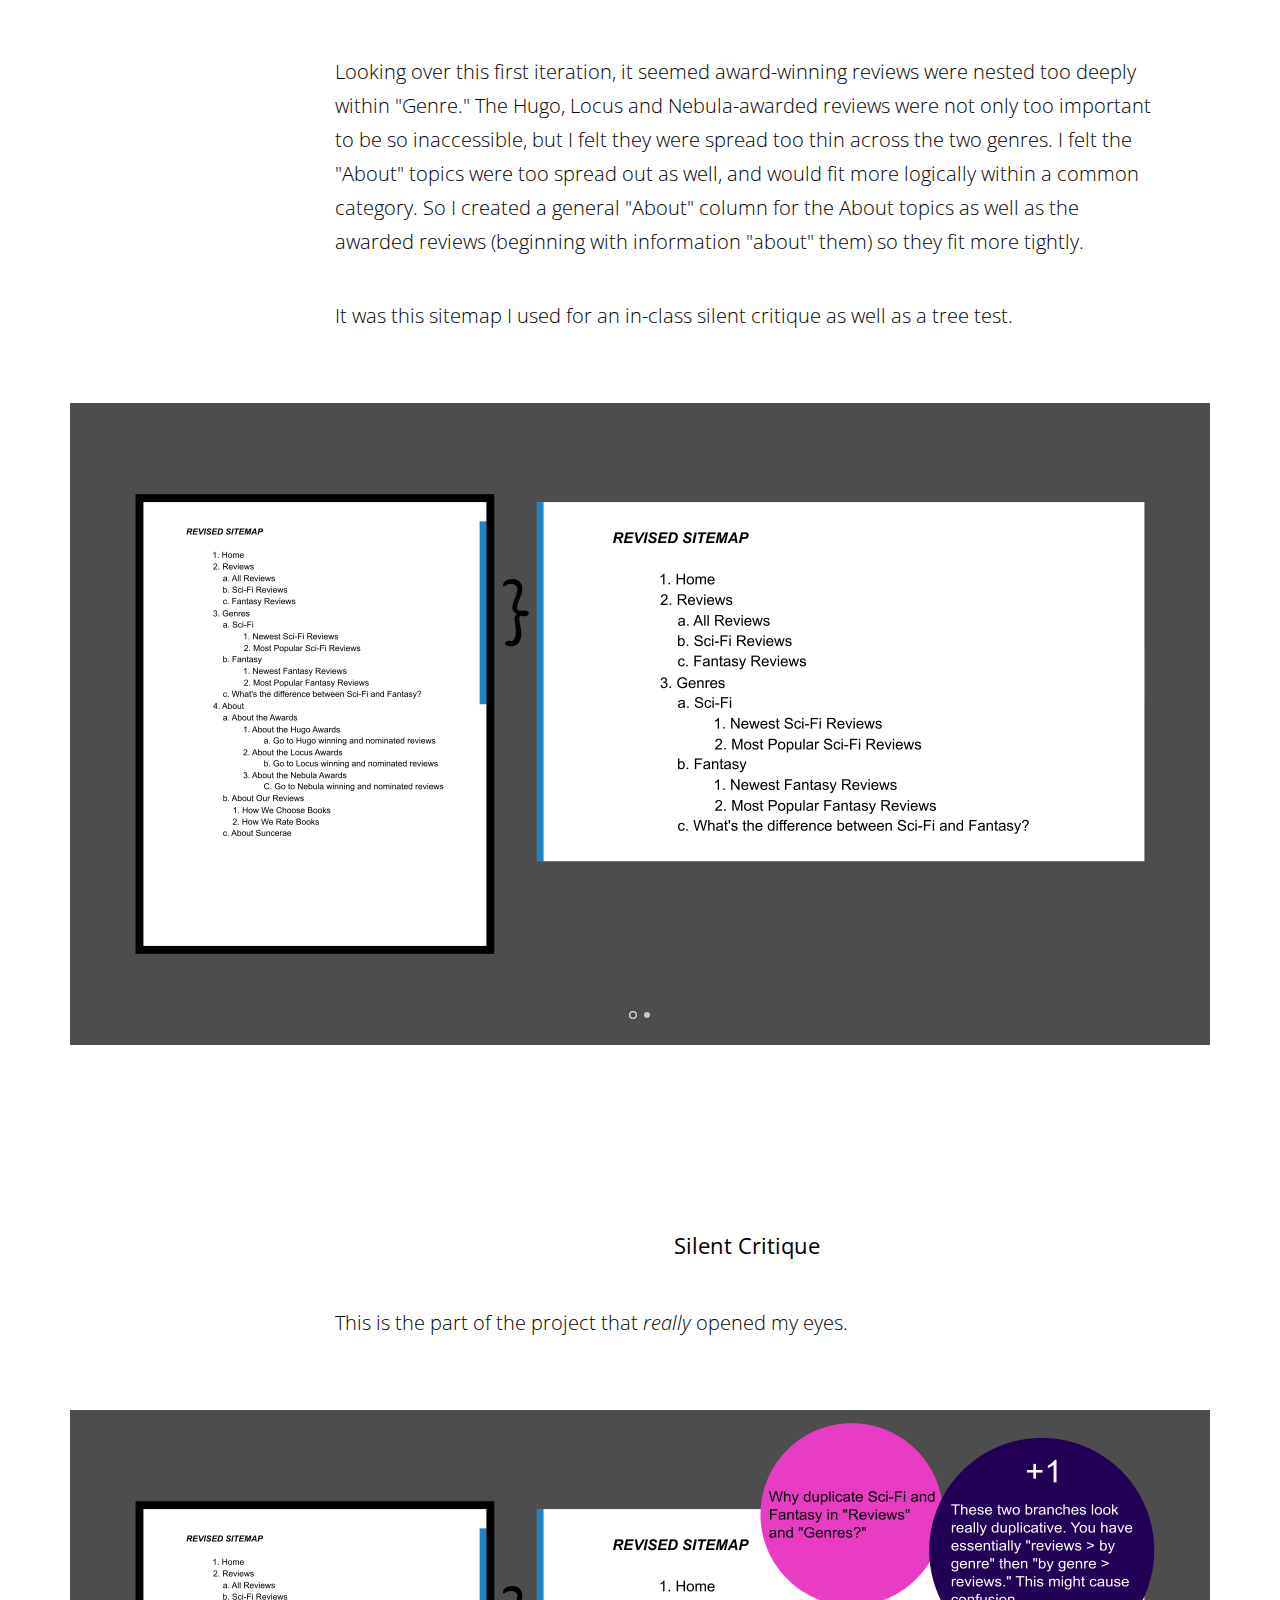
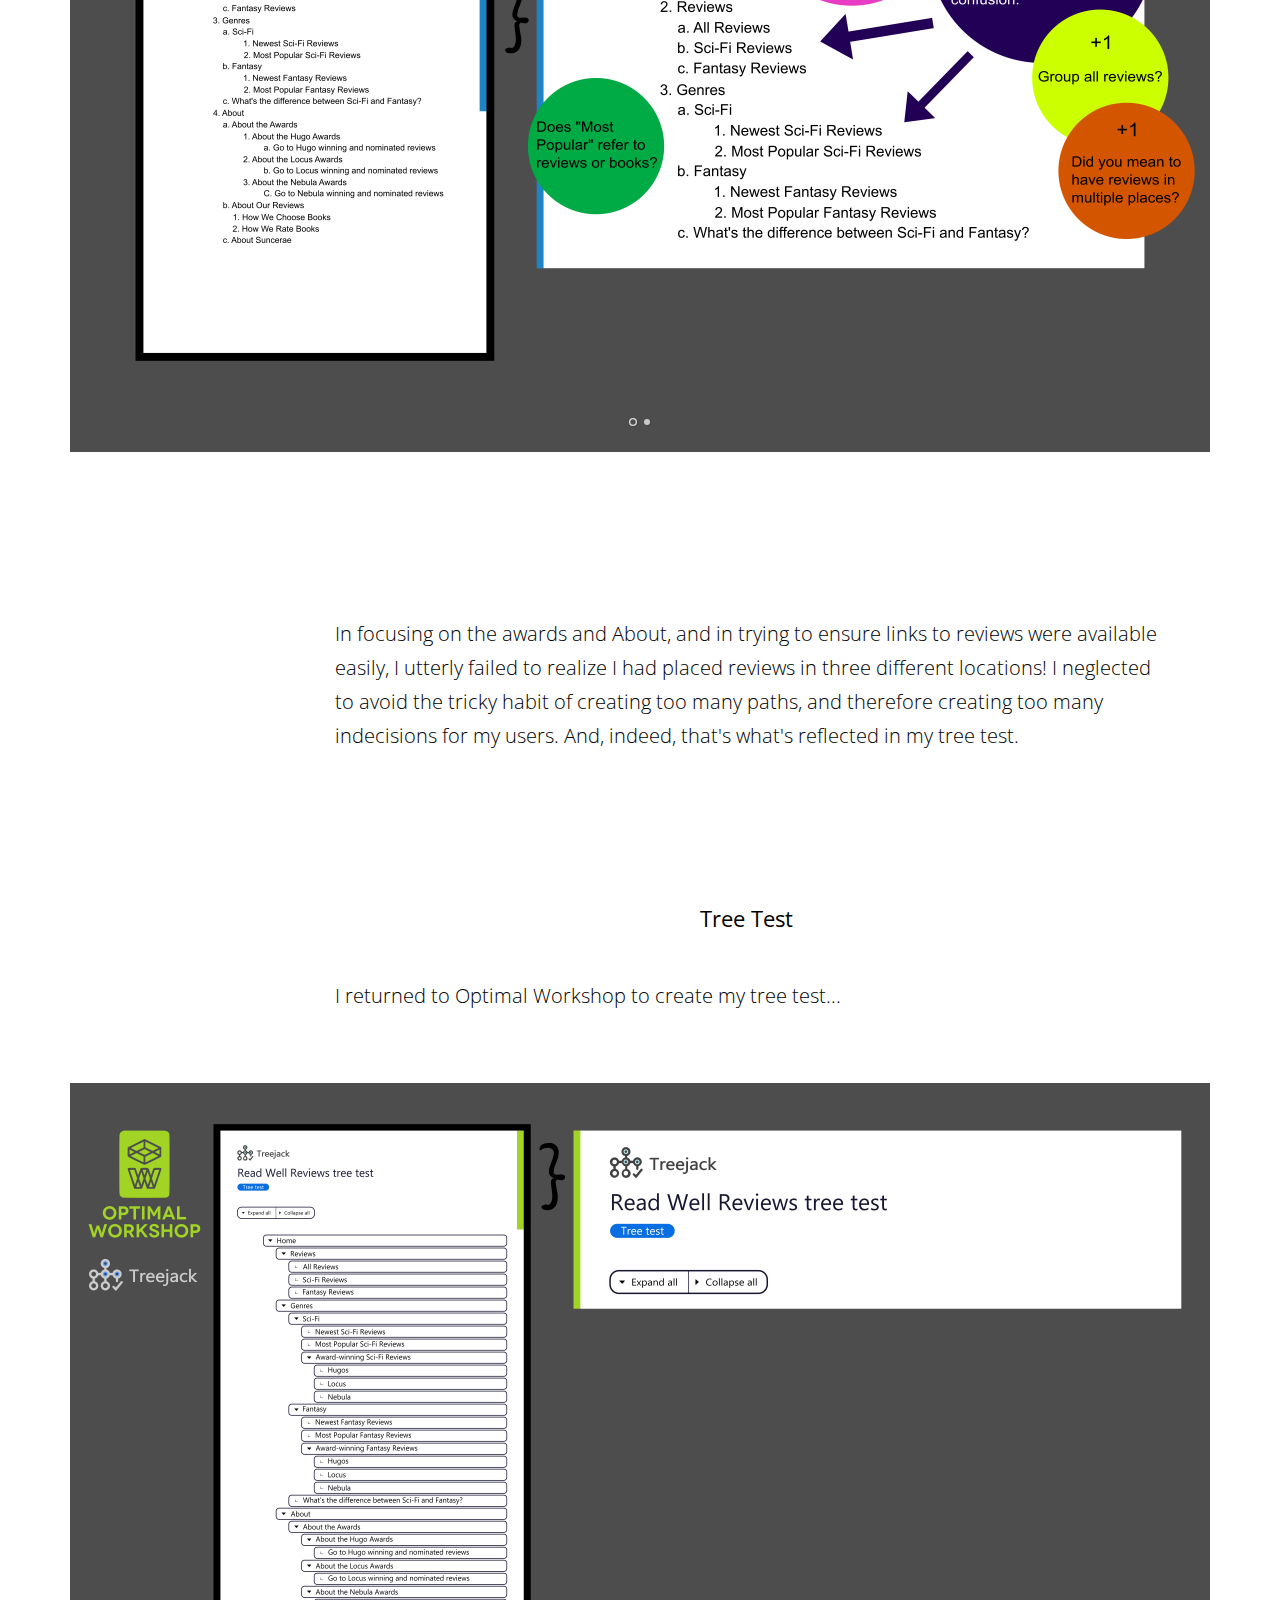
<file: read-well-reviews.html>
<!DOCTYPE html>
<html>
    <head>
        <title>Read Well Reviews / Billy Barkhurst / UX Designer &&nbsp;researcher</title>
        <meta name="description" content="">
        <meta name="keywords" content="">
        <meta charset="utf-8">
        <meta name="author" content="https://themeforest.net/user/bestlooker/portfolio">
        <!--[if IE]><meta http-equiv='X-UA-Compatible' content='IE=edge,chrome=1'><![endif]-->
        <meta name="viewport" content="width=device-width, initial-scale=1.0" />
        
        <!-- Favicons -->
        <link rel="shortcut icon" href="images/favicon.png">

        <!-- CSS -->
        <link href="https://fonts.googleapis.com/css?family=Source+Sans+Pro&display=swap" rel="stylesheet">
        <link rel="stylesheet" href="css/bootstrap.min.css">
        <link rel="stylesheet" href="css/style.css">
        <link rel="stylesheet" href="css/style-responsive.css">
        <link rel="stylesheet" href="css/animate.min.css">
        <link rel="stylesheet" href="css/vertical-rhythm.min.css">
        <link rel="stylesheet" href="css/owl.carousel.css">
        <link rel="stylesheet" href="css/magnific-popup.css">        
        
    </head>
    <body class="appear-animate">
        
        <!-- Page Loader -->        
        <div class="page-loader">
            <div class="loader">Loading...</div>
        </div>
        <!-- End Page Loader -->
        
        <!-- Page Wrap -->
        <div class="page" id="top">
            
            <!-- Navigation panel -->
            <nav class="main-nav js-stick">
                <div class="full-wrapper relative clearfix">
                    <!-- Logo ( * your text or image into link tag *) -->
                    <div class="nav-logo-wrap local-scroll">
                        <a href="index.html" class="logo">
                            <img src="images/billy-logo-white6.png" alt="" />
                        </a>
                    </div>
                    <div class="mobile-nav">
                        <i class="fa fa-bars"></i>
                    </div>
                    <!-- Main Menu -->
                    <div class="inner-nav desktop-nav">
                        <ul class="clearlist scroll-nav local-scroll">
                            <li class="active"><a href="index.html#home">Home</a></li>
                            <li><a href="index.html#case-studies">Case Studies</a></li>
                            <li><a href="index.html#skills">Skills</a></li>
                            <li><a href="index.html#profile">Profile</a></li>
                            <li><a href="http://linkedin.com/in/billy-barkhurst" target="_blank">LinkedIn</a></li>
                            <li><a href="index.html#contact">Contact</a></li>
                        </ul>
                    </div>
                </div>
            </nav>
            <!-- End Navigation panel -->
            
            
            <!-- Home Section -->
            <section class="page-section bg-dark-alfa-30" data-background="images/full-width-images/read-well-reviews-background.png" id="home">
                <div class="relative container align-left">
                    
                    <!-- Hero Content -->
                    <div class="row">
                        
                        <div class="col-md-8">
                            <h1 class="hs-line-11 no-transp font-alt mb-20 mb-xs-0">Read Well Reviews</h1>
                        </div>
                    </div>
                    <!-- End Hero Content -->                   
                    
                    
                </div>
            </section>
            <!-- End Home Section -->

            <!-- Navigation panel -->
            <nav class="main-nav light transparent js-stick">
                <div class="full-wrapper relative clearfix">
                    <div class="mobile-nav">
                        <i class="fa fa-bars"></i>
                    </div>
                    
                    <!-- Main Menu -->
                    <div class="inner-nav desktop-nav">
                        <ul class="clearlist scroll-nav local-scroll">
                            <li class="active"><a href="#current-state">&nbsp; &#x279C &nbsp;The Current State</a></li>
                            <li><a href="#research">The Research</a></li>
                            <li><a href="#redesign">The Redesign</a></li>
                            <li><a href="#reflections">Reflections&nbsp; &#x279C &nbsp;</a></li>
                        </ul>
                    </div>                    

                </div>
            </nav>
            <!-- End Navigation panel -->

            <!-- Section -->
            <section class="page-section pb-0">
                <div class="relative">
                    
                    
                    <!-- Features Grid -->
                    <div class="row alt-features-grid mb-80 mb-xs-40">
                        
                        <!-- Text Item -->
                        <div class="col-sm-4">
                            <div class="col-md-8 col-md-offset-5 align-center">
                                <div class="alt-features-descr align-left">
                                    <h4 class="mt-0 font-alt">Goal</h4>
                                    To improve how an existing website organizes and presents information.
                                </div>
                            </div>
                        </div>
                        <!-- End Text Item -->
                        
                        <!-- Features Item -->
                        <div class="col-sm-2">
                            <div class="alt-features-item align-center">
                                <div>
                                    <a><img src="images/current-state.png" width="115" height="80" alt="" /></a>
                                </div>
                                <h3 class="alt-features-title-2 font-alt">1. Observe the site.</h3>
                            </div>
                        </div>
                        <!-- End Features Item -->
                        
                        <!-- Features Item -->
                        <div class="col-sm-2">
                            <div class="alt-features-item align-center">
                                <div>
                                    <a><img src="images/microscope.png" width="115" height="80" alt="" /></a>
                                </div>
                                <h3 class="alt-features-title-2 font-alt">2. Research the site.</h3>
                            </div>
                        </div>
                        <!-- End Features Item -->
                        
                        <!-- Features Item -->
                        <div class="col-sm-2">
                            <div class="alt-features-item align-center">
                                <div>
                                    <a><img src="images/redesign.png" width="115" height="80" alt="" /></a>
                                </div>
                                <h3 class="alt-features-title-2 font-alt">3. Redesign the site.</h3>
                            </div>
                        </div>
                        <!-- End Features Item -->
                        
                    </div>
                    <!-- End Features Grid -->

                    <!-- Intro Text -->
                    <div class="row mb-70 mb-xs-30">
                        <div class="col-md-8 col-md-offset-3">
                            <div class="section-text-3 align-left mb-70 mb-xs-40">
                                For this class project in <strong>User Centered Design</strong>, I was asked to work both with classmates and by myself to evaluate a website dedicated to science fiction and fantasy book reviews. The task was to apply established UX principles to form a deeply detailed analysis of the site's contents and objectives, and to use that analysis to redesign the site for an improved user-centered experience.
                            </div>
                        </div>
                    </div>
                    <!-- End Intro Text -->

                    <!-- Call Action Section -->
                    <section class="small-section bg-dark">
                        <div class="container relative">                            
                            <div class="col-md-8 col-md-offset-2 align-center">
                                <!-- Section Icon -->
                                <div class="section-icon">
                                    <span class="icon-quote"></span>
                                </div>
                                <!-- Section Title --><h3 class="small-title font-alt">The Challenge</h3>
                                <blockquote class="testimonial white">
                                    <p>
                                        Use your knowledge to analyze a real website by conducting a content audit; gather information from research, data synthesis and user testing; and, with that information, redesign the site to improve how it organizes and presents information.
                                    </p>
                                </blockquote>
                            </div>                            
                        </div>
                    </section>
                    <!-- End Call Action Section -->

            <!-- Features Section -->
                <section id="current-state">
                    <div class="row mb-70 mb-xs-30">
                        <div class="col-md-8 col-md-offset-3">
                            <div class="section-text align-center mb-70 mb-xs-40"></div>
                        </div>
                    </div>

                    <div class="row mb-5 mb-xs-30">
                        <div class="col-md-8 col-md-offset-3">
                            <div class="section-text-3 align-center mb-70 mb-xs-40">
                                <h3><strong>The Current State</strong></h3>
                            </div>
                        </div>
                    </div>

                    <div class="row mb-5 mb-xs-30">
                        <div class="col-md-8 col-md-offset-3">
                            <div class="section-text-3 align-center mb-70 mb-xs-40">
                                <h3>The existing website</h3>
                            </div>
                            <div class="section-text-3 align-left mb-40 mb-xs-40">
                             I began by familiarizing myself with the visual layout of the current site: how the homepage is structured, what topics make up the main navigation (and what that tells me about their importance), and the grid style formatting used to present titles and information for each review (A). I also explored one of the category pages, which offered consistency in appearance and content (B). And I sampled a book review as well (C).
                            </div>
                        </div>
                    </div>
                    <!-- Section -->

                    <!-- Section -->
            <section class="page-section-4">
                <div class="container relative">
                    
                    <!-- Work Gallery -->
                    <div class="work-full-media image-fullwidth mb-80 mb-xs-40">
                        
                        <ul class="clearlist work-full-slider owl-carousel">
                            <li>
                                <img class="lazyOwl" src="images/portfolio/projects-thumb.gif" data-src="images\portfolio\read-well-reviews\original-site-1.png" alt="" />
                            </li>
                            <li>
                                <img class="lazyOwl" src="images/portfolio/projects-thumb.gif" data-src="images\portfolio\read-well-reviews\original-site-2.png" alt="" />
                            </li>
                            <li>
                                <img class="lazyOwl" src="images/portfolio/projects-thumb.gif" data-src="images\portfolio\read-well-reviews\original-site-3.png" alt="" />
                            </li>
                            <li>
                                <img class="lazyOwl" src="images/portfolio/projects-thumb.gif" data-src="images\portfolio\read-well-reviews\fantasy-page-1.png" alt="" />
                            </li>
                            <li>
                                <img class="lazyOwl" src="images/portfolio/projects-thumb.gif" data-src="images\portfolio\read-well-reviews\fantasy-page-2.png" alt="" />
                            </li>
                            <li>
                                <img class="lazyOwl" src="images/portfolio/projects-thumb.gif" data-src="images\portfolio\read-well-reviews\sample-review-1.png" alt="" />
                            </li>
                            <li>
                                <img class="lazyOwl" src="images/portfolio/projects-thumb.gif" data-src="images\portfolio\read-well-reviews\sample-review-2.png" alt="" />
                            </li>
                            <li>
                                <img class="lazyOwl" src="images/portfolio/projects-thumb.gif" data-src="images\portfolio\read-well-reviews\sample-review-3.png" alt="" />
                            </li>
                        </ul>
                        
                    </div>
                    <!-- End Work Gallery -->
                </div>
            </section>
            <!-- End Section -->

            <!-- Features Section -->
                <section>
                    <div class="row mb-5 mb-xs-30">
                        <div class="col-md-8 col-md-offset-3">
                            <div class="section-text-3 align-center mb-70 mb-xs-40">
                                <h3>Conducting a Content Audit</h3>
                            </div>
                            <div class="section-text-3 align-left mb-40 mb-xs-40">
                             Auditing the site was my next step. I was provided raw data from an automated crawl, and reviewed its contents for a peek "behind the curtain." 
                            </div>
                        </div>
                    </div>
                </section>
                    <!-- Section -->

                    <!-- Section -->
            <section class="page-section-4">
                <div class="container relative">
                    
                    <!-- Work Gallery -->
                    <div class="work-full-media image-fullwidth mb-80 mb-xs-40">
                        
                        <ul class="clearlist work-full-slider owl-carousel">
                            <li>
                                <img class="lazyOwl" src="images/portfolio/projects-thumb.gif" data-src="images\portfolio\read-well-reviews\raw-automated-data-1.png" alt="" />
                            </li>
                            <li>
                                <img class="lazyOwl" src="images/portfolio/projects-thumb.gif" data-src="images\portfolio\read-well-reviews\raw-automated-data-2.png" alt="" />
                            </li>
                            <li>
                                <img class="lazyOwl" src="images/portfolio/projects-thumb.gif" data-src="images\portfolio\read-well-reviews\raw-automated-data-3.png" alt="" />
                            </li>
                            <li>
                                <img class="lazyOwl" src="images/portfolio/projects-thumb.gif" data-src="images\portfolio\read-well-reviews\raw-automated-data-4.png" alt="" />
                            </li>
                            <li>
                                <img class="lazyOwl" src="images/portfolio/projects-thumb.gif" data-src="images\portfolio\read-well-reviews\raw-automated-data-5.png" alt="" />
                            </li>                            
                        </ul>
                        
                    </div>
                    <!-- End Work Gallery -->
                </div>
            </section>
            <!-- End Section -->

            <div class="row mb-5 mb-xs-30">
                <div class="col-md-8 col-md-offset-3">
                    <div class="section-text-3 align-left mb-40 mb-xs-40">
                     To make sense of what I was looking at, I copied the information into another spreadsheet and organized it with an entry for every page of the site. This allowed me to, first of all, contextualize what I was looking at. Second it allowed me to scope the content to determine what kind of material there was and what might be worth keeping for a closer look. 
                    </div>
                </div>
            </div>
            <!-- Section -->

                    <!-- Section -->
            <section class="page-section-4">
                <div class="container relative">
                    
                    <!-- Work Gallery -->
                    <div class="work-full-media image-fullwidth mb-80 mb-xs-40">
                        
                        <ul class="clearlist work-full-slider owl-carousel">
                            <li>
                                <img class="lazyOwl" src="images/portfolio/projects-thumb.gif" data-src="images\portfolio\read-well-reviews\billy-automated-data-1.png" alt="" />
                            </li>
                            <li>
                                <img class="lazyOwl" src="images/portfolio/projects-thumb.gif" data-src="images\portfolio\read-well-reviews\billy-automated-data-2.png" alt="" />
                            </li>
                            <li>
                                <img class="lazyOwl" src="images/portfolio/projects-thumb.gif" data-src="images\portfolio\read-well-reviews\billy-automated-data-3.png" alt="" />
                            </li>
                            <li>
                                <img class="lazyOwl" src="images/portfolio/projects-thumb.gif" data-src="images\portfolio\read-well-reviews\billy-automated-data-4.png" alt="" />
                            </li>
                            <li>
                                <img class="lazyOwl" src="images/portfolio/projects-thumb.gif" data-src="images\portfolio\read-well-reviews\billy-automated-data-5.png" alt="" />
                            </li>                            
                        </ul>
                        
                    </div>
                    <!-- End Work Gallery -->
                </div>
            </section>
            <!-- End Section -->

            <!-- Features Section -->
                <section>
                    <div class="row mb-5 mb-xs-30">
                        <div class="col-md-8 col-md-offset-3">
                            <div class="section-text-3 align-center mb-70 mb-xs-40">
                                <h3>Interviewing the Stakeholder</h3>
                            </div>
                            <div class="section-text-3 align-left mb-40 mb-xs-40">
                             Although this was an improvement, and revealed new components previously unseen such as Nebula and Locus award categories, I found it wasn't enough to bring meaning to what I actually saw on the site. Important details needed to come into better focus. So, together with a group of fellow students, we conducted an interview with the stakeholder. We agreed on a series of questions we felt would explore four key priorities: 
                            </div>
                            <div class="section-text-3 align-left mb-70 mb-xs-40">
                                <ul>
                                    <li>What kind of content is it?</li>
                                    <li>How is the site structured?</li>
                                    <li>How effective is the content?</li>
                                    <li>How is the content managed?</li>
                                </ul>
                            </div>
                            <div class="section-text-3 align-left mb-40 mb-xs-40">
                             Here are our questions and answers.
                            </div>
                        </div>
                    </div>
                </section>
                    <!-- Section -->           

            <!-- Section -->
            <section class="page-section-4">
                <div class="container relative">
                    
                    <!-- Work Gallery -->
                    <div class="work-full-media image-fullwidth mb-80 mb-xs-40">
                        
                        <ul class="clearlist work-full-slider owl-carousel">
                            <li>
                                <img class="lazyOwl" src="images/portfolio/projects-thumb.gif" data-src="images\portfolio\read-well-reviews\stakeholder-questions-1.png" alt="" />
                            </li>
                            <li>
                                <img class="lazyOwl" src="images/portfolio/projects-thumb.gif" data-src="images\portfolio\read-well-reviews\stakeholder-questions-2.png" alt="" />
                            </li>
                            <li>
                                <img class="lazyOwl" src="images/portfolio/projects-thumb.gif" data-src="images\portfolio\read-well-reviews\stakeholder-questions-3.png" alt="" />
                            </li>
                            <li>
                                <img class="lazyOwl" src="images/portfolio/projects-thumb.gif" data-src="images\portfolio\read-well-reviews\stakeholder-questions-4.png" alt="" />
                            </li>                         
                        </ul>
                        
                    </div>
                    <!-- End Work Gallery -->
                </div>
            </section>
            <!-- End Section -->

            <div class="row mb-5 mb-xs-30">
                <div class="col-md-8 col-md-offset-3">
                    <div class="section-text-3 align-left mb-40 mb-xs-40">
                     As the stakeholder was also the author and designer of the site, I found his answers gave me considerable insight into his mental model. Although I needed to visit the site again to better comprehend his choices, I felt I understood his perspective on presenting this information. I was particularly struck by his answer on pain points: design and information architecture were the two biggest issues in his view. I agreed, and found our shared opinion influenced my work on the remainder of the project.
                    </div>
                </div>
            </div>
            <!-- Section -->

            <!-- Features Section -->
                <section>
                    <div class="row mb-70 mb-xs-30">
                        <div class="col-md-8 col-md-offset-3">
                            <div class="section-text align-center mb-70 mb-xs-40"></div>
                        </div>
                    </div>

                    <div class="row mb-5 mb-xs-30">
                        <div class="col-md-8 col-md-offset-3">
                            <div class="section-text-3 align-center mb-70 mb-xs-40">
                                <h3>Categorizing and labeling content</h3>
                            </div>
                            <div class="section-text-3 align-left mb-40 mb-xs-40">
                             Armed with my new insights, and with a view towards composing an eventual sitemap, I returned to the website and began categorizing content on Trello. By matching criteria and parameters, I adjusted my categories until I had a good feel for what made sense to me. Particularly helpful was labeling content that was not consistent across the board (in blue). This helped me see what <i>was</i> consistent, and therefore what should likely remain priorities in the redesign.
                            </div>
                            <div class="section-text-3 align-left mb-40 mb-xs-40">
                             Now I felt like I had not only a solid understanding of the site's details, but a macro view of its contents and intentions.
                            </div>
                        </div>
                    </div>
                    <!-- Section -->

                    <!-- Section -->
            <section class="page-section-4">
                <div class="container relative">
                    
                    <!-- Work Gallery -->
                    <div class="work-full-media image-fullwidth mb-80 mb-xs-40">
                        
                        <ul class="clearlist work-full-slider owl-carousel">
                            <li>
                                <img class="lazyOwl" src="images/portfolio/projects-thumb.gif" data-src="images\portfolio\read-well-reviews\trello.png" alt="" />
                            </li>
                            <li>
                                <img class="lazyOwl" src="images/portfolio/projects-thumb.gif" data-src="images\portfolio\read-well-reviews\trello-1.png" alt="" />
                            </li>
                            <li>
                                <img class="lazyOwl" src="images/portfolio/projects-thumb.gif" data-src="images\portfolio\read-well-reviews\trello-2.png" alt="" />
                            </li>
                            <li>
                                <img class="lazyOwl" src="images/portfolio/projects-thumb.gif" data-src="images\portfolio\read-well-reviews\trello-3.png" alt="" />
                            </li>
                            <li>
                                <img class="lazyOwl" src="images/portfolio/projects-thumb.gif" data-src="images\portfolio\read-well-reviews\trello-4.png" alt="" />
                            </li>
                            <li>
                                <img class="lazyOwl" src="images/portfolio/projects-thumb.gif" data-src="images\portfolio\read-well-reviews\trello-5.png" alt="" />
                            </li> 
                            <li>
                                <img class="lazyOwl" src="images/portfolio/projects-thumb.gif" data-src="images\portfolio\read-well-reviews\trello-6.png" alt="" />
                            </li>                          
                        </ul>
                        
                    </div>
                    <!-- End Work Gallery -->
                </div>
            </section>
            <!-- End Section -->

            <!-- Call Action Section -->
            <section class="small-section bg-dark">
                <div class="container relative">
                </div>
            </section>
            <!-- End Call Action Section -->

            <!-- Features Section -->
                <section id="research">
                    <div class="row mb-70 mb-xs-30">
                        <div class="col-md-8 col-md-offset-3">
                            <div class="section-text align-center mb-70 mb-xs-40"></div>
                        </div>
                    </div>

                    <div class="row mb-5 mb-xs-30">
                        <div class="col-md-8 col-md-offset-3">
                            <div class="section-text-3 align-center mb-70 mb-xs-40">
                                <h3><strong>The Research</strong></h3>
                            </div>
                        </div>
                    </div>

                    <div class="row mb-5 mb-xs-30">
                        <div class="col-md-8 col-md-offset-3">
                            <div class="section-text-3 align-center mb-70 mb-xs-40">
                                <h3>Card Sort</h3>
                            </div>
                            <div class="section-text-3 align-left mb-40 mb-xs-40">
                             The first step in conducting my research was discovering how potential users, unfamiliar with the site, might comprehend its contents. So together with my group we generated questions to ask in an open card sort. I settled on 30 questions I wanted to ask, or items I wanted sorted, based on how I perceived the relevance of the questions to the importance of the contents. Here are the 30 I chose:
                            </div>
                            <div class="section-text-3 align-left mb-70 mb-xs-40">
                                <ul>
                                    <li>Search for reviews by book author.</li>
                                    <li>After reading a book review, see books by the same author.</li>
                                    <li>Read most recent review.</li>
                                    <li>See a list of reviews in order of most recent to least recent.</li>
                                    <li>Who wrote this review?</li>
                                    <li>What books are popular right now?</li>
                                    <li>What are Hugo awards?</li>
                                    <li>Read about a book that could fall into multiple genres.</li>
                                    <li>Learn more about how the writer rates books.</li>
                                    <li>What types of books are on this site?</li>
                                    <li>Find a book that has been nominated for an award.</li>
                                    <li>Highly reviewed books are important to me.</li>
                                    <li>Understand what are the different prizes for sci-fi books.</li>
                                    <li>Read something brand new.</li>
                                    <li>Find a review of non-fiction books.</li>
                                    <li>Understand all of the genres.</li>
                                    <li>Compare books within a genre.</li>
                                    <li>Find information about the reviewer.</li>
                                    <li>Search for similar books to the one I just finished.</li>
                                    <li>Identify the date that the book review was published.</li>
                                    <li>I'm looking for a series to read.</li>
                                    <li>Pick a book that is highly rated.</li>
                                    <li>Search for science fiction authors.</li>
                                    <li>Understand the star rating system.</li>
                                    <li>Learn the difference between fantasy and sci-fi.</li>
                                    <li>Discover new fantasy book reviews.</li>
                                    <li>Look for a book with multiple parts.</li>
                                    <li>I want a good novel to listen to.</li>
                                    <li>What are people saying about this book on social media?</li>
                                    <li>Which of these books should I read next?</li>
                                </ul>
                            </div>
                            <div class="section-text-3 align-left mb-40 mb-xs-40">
                             Due to time constraints I was able to run my card sort with just one individual. However I was able to do so in person, observe closely and ask her thoughtful questions afterwards. Her approach seemed to be broad; specifically, she ended up creating four categories named "Awards and Prizes," "Genre," "Looking for Something to Read," and "Reviews." Using Optimal Workshop, she sorted her cards like this:
                            </div>
                        </div>
                    </div>
                    <!-- Section -->

                    <!-- Section -->
            <section class="page-section-4">
                <div class="container relative">
                    
                    <!-- Work Gallery -->
                    <div class="work-full-media image-fullwidth mb-80 mb-xs-40">
                        
                        <ul class="clearlist work-full-slider owl-carousel">
                            <li>
                                <img class="lazyOwl" src="images/portfolio/projects-thumb.gif" data-src="images\portfolio\read-well-reviews\card-sort-1.png" alt="" />
                            </li>
                            <li>
                                <img class="lazyOwl" src="images/portfolio/projects-thumb.gif" data-src="images\portfolio\read-well-reviews\card-sort-2.png" alt="" />
                            </li>
                            <li>
                                <img class="lazyOwl" src="images/portfolio/projects-thumb.gif" data-src="images\portfolio\read-well-reviews\card-sort-3.png" alt="" />
                            </li>
                            <li>
                                <img class="lazyOwl" src="images/portfolio/projects-thumb.gif" data-src="images\portfolio\read-well-reviews\card-sort-4.png" alt="" />
                            </li>                            
                        </ul>
                        
                    </div>
                    <!-- End Work Gallery -->
                </div>
            </section>
            <!-- End Section -->
                    <div class="row mb-5 mb-xs-30">
                        <div class="col-md-8 col-md-offset-3">
                            <div class="section-text-3 align-left mb-40 mb-xs-40">
                             In talking with her, she revealed her tendency was to organize cards based on how she felt people would want to generally search, which I found interesting. I asked her a few questions about her choices:
                            </div>
                        </div>
                    </div>
                    <!-- Section -->

                    <!-- Section -->
            <section class="page-section-4">
                <div class="container relative">
                    
                    <!-- Work Gallery -->
                    <div class="work-full-media image-fullwidth mb-80 mb-xs-40">
                        
                        <ul class="clearlist work-full-slider owl-carousel">
                            <li>
                                <img class="lazyOwl" src="images/portfolio/projects-thumb.gif" data-src="images\portfolio\read-well-reviews\card-sort-thoughts-1.png" alt="" />
                            </li>
                            <li>
                                <img class="lazyOwl" src="images/portfolio/projects-thumb.gif" data-src="images\portfolio\read-well-reviews\card-sort-thoughts-2.png" alt="" />
                            </li>
                            <li>
                                <img class="lazyOwl" src="images/portfolio/projects-thumb.gif" data-src="images\portfolio\read-well-reviews\card-sort-thoughts-3.png." alt="" />
                            </li>
                            <li>
                                <img class="lazyOwl" src="images/portfolio/projects-thumb.gif" data-src="images\portfolio\read-well-reviews\card-sort-thoughts-4.png" alt="" />
                            </li>                            
                        </ul>
                        
                    </div>
                    <!-- End Work Gallery -->
                </div>
            </section>
            <!-- End Section -->

                    <div class="row mb-5 mb-xs-30">
                        <div class="col-md-8 col-md-offset-3">
                            <div class="section-text-3 align-left mb-40 mb-xs-40">
                             Clearly her method of organization, though broad, reflects what many people would likely do in an open card sort: shift from a macro view to a micro view, and back, as she applied information from each view to contextualize the entire scheme in a way that made sense to her. Keeping both views in mind was essential to my eventual redesign.
                            </div>
                        </div>
                    </div>
                    <!-- Section -->

            <!-- Features Section -->
                <section>
                    <div class="row mb-70 mb-xs-30">
                        <div class="col-md-8 col-md-offset-3">
                            <div class="section-text align-center mb-70 mb-xs-40"></div>
                        </div>
                    </div>

                    <div class="row mb-5 mb-xs-30">
                        <div class="col-md-8 col-md-offset-3">
                            <div class="section-text-3 align-center mb-70 mb-xs-40">
                                <h3>Sitemap</h3>
                            </div>
                            <div class="section-text-3 align-left mb-40 mb-xs-40">
                             Based on what I'd learned, I moved on to create my first sitemap.
                            </div>
                        </div>
                    </div>
                    <!-- Section -->

                    <!-- Section -->
            <section class="page-section-4">
                <div class="container relative">
                    
                    <!-- Work Gallery -->
                    <div class="work-full-media image-fullwidth mb-80 mb-xs-40">
                        
                        <ul class="clearlist work-full-slider owl-carousel">
                            <li>
                                <img class="lazyOwl" src="images/portfolio/projects-thumb.gif" data-src="images\portfolio\read-well-reviews\sitemap-original-1.png" alt="" />
                            </li>
                            <li>
                                <img class="lazyOwl" src="images/portfolio/projects-thumb.gif" data-src="images\portfolio\read-well-reviews\sitemap-original-2.png" alt="" />
                            </li>
                            <li>
                                <img class="lazyOwl" src="images/portfolio/projects-thumb.gif" data-src="images\portfolio\read-well-reviews\sitemap-original-3.png" alt="" />
                            </li>                         
                        </ul>
                        
                    </div>
                    <!-- End Work Gallery -->
                </div>
            </section>
            <!-- End Section -->

                    <div class="row mb-5 mb-xs-30">
                        <div class="col-md-8 col-md-offset-3">
                            <div class="section-text-3 align-left mb-40 mb-xs-40">
                                 Looking over this first iteration, it seemed award-winning reviews were nested too deeply within "Genre." The Hugo, Locus and Nebula-awarded reviews were not only too important to be so inaccessible, but I felt they were spread too thin across the two genres. I felt the "About" topics were too spread out as well, and would fit more logically within a common category. So I created a general "About" column for the About topics as well as the awarded reviews (beginning with information "about" them) so they fit more tightly.
                            </div>
                            <div class="section-text-3 align-left mb-40 mb-xs-40">
                                 It was this sitemap I used for an in-class silent critique as well as a tree test.
                            </div> 
                        </div>
                    </div>
                    <!-- Section -->

                    <!-- Section -->
            <section class="page-section-4">
                <div class="container relative">
                    
                    <!-- Work Gallery -->
                    <div class="work-full-media image-fullwidth mb-80 mb-xs-40">
                        
                        <ul class="clearlist work-full-slider owl-carousel">
                            <li>
                                <img class="lazyOwl" src="images/portfolio/projects-thumb.gif" data-src="images\portfolio\read-well-reviews\sitemap-revised-1.png" alt="" />
                            </li>
                            <li>
                                <img class="lazyOwl" src="images/portfolio/projects-thumb.gif" data-src="images\portfolio\read-well-reviews\sitemap-revised-2.png" alt="" />
                            </li>                           
                        </ul>
                        
                    </div>
                    <!-- End Work Gallery -->
                </div>
            </section>
            <!-- End Section -->

            <!-- Features Section -->
                <section>
                    <div class="row mb-5 mb-xs-30">
                        <div class="col-md-8 col-md-offset-3">
                            <div class="section-text-3 align-center mb-70 mb-xs-40">
                                <h3>Silent Critique</h3>
                            </div>
                            <div class="section-text-3 align-left mb-40 mb-xs-40">
                                This is the part of the project that <i>really</i> opened my eyes.
                            </div>
                        </div>
                    </div>
                </section>
                    <!-- Section -->

                    <!-- Section -->
            <section class="page-section-4">
                <div class="container relative">
                    
                    <!-- Work Gallery -->
                    <div class="work-full-media image-fullwidth mb-80 mb-xs-40">
                        
                        <ul class="clearlist work-full-slider owl-carousel">
                            <li>
                                <img class="lazyOwl" src="images/portfolio/projects-thumb.gif" data-src="images\portfolio\read-well-reviews\silent-critique-1.png" alt="" />
                            </li>
                            <li>
                                <img class="lazyOwl" src="images/portfolio/projects-thumb.gif" data-src="images\portfolio\read-well-reviews\silent-critique-2.png" alt="" />
                            </li>                         
                        </ul>
                        
                    </div>
                    <!-- End Work Gallery -->
                </div>
            </section>
            <!-- End Section -->

            <div class="row mb-5 mb-xs-30">
                <div class="col-md-8 col-md-offset-3">
                    <div class="section-text-3 align-left mb-40 mb-xs-40">
                         In focusing on the awards and About, and in trying to ensure links to reviews were available easily, I utterly failed to realize I had placed reviews in three different locations! I neglected to avoid the tricky habit of creating too many paths, and therefore creating too many indecisions for my users. And, indeed, that's what's reflected in my tree test.
                    </div>
                </div>
            </div>
            <!-- Section -->

            <!-- Features Section -->
                <section>
                    <div class="row mb-70 mb-xs-30">
                        <div class="col-md-8 col-md-offset-3">
                            <div class="section-text align-center mb-70 mb-xs-40"></div>
                        </div>
                    </div>

                    <div class="row mb-5 mb-xs-30">
                        <div class="col-md-8 col-md-offset-3">
                            <div class="section-text-3 align-center mb-70 mb-xs-40">
                                <h3>Tree Test</h3>
                            </div>
                            <div class="section-text-3 align-left mb-40 mb-xs-40">
                             I returned to Optimal Workshop to create my tree test...
                            </div>
                        </div>
                    </div>
                    <!-- Section -->

                    <!-- Section -->
            <section class="page-section-4">
                <div class="container relative">
                    
                    <!-- Work Gallery -->
                    <div class="work-full-media image-fullwidth mb-80 mb-xs-40">
                        
                        <ul class="clearlist work-full-slider owl-carousel">
                            <li>
                                <img class="lazyOwl" src="images/portfolio/projects-thumb.gif" data-src="images\portfolio\read-well-reviews\tree-test-1.png" alt="" />
                            </li>
                            <li>
                                <img class="lazyOwl" src="images/portfolio/projects-thumb.gif" data-src="images\portfolio\read-well-reviews\tree-test-2.png" alt="" />
                            </li>
                            <li>
                                <img class="lazyOwl" src="images/portfolio/projects-thumb.gif" data-src="images\portfolio\read-well-reviews\tree-test-3.png" alt="" />
                            </li>
                            <li>
                                <img class="lazyOwl" src="images/portfolio/projects-thumb.gif" data-src="images\portfolio\read-well-reviews\tree-test-4.png" alt="" />
                            </li>                          
                        </ul>
                        
                    </div>
                    <!-- End Work Gallery -->
                </div>
            </section>
            <!-- End Section -->

            <div class="row mb-5 mb-xs-30">
                <div class="col-md-8 col-md-offset-3">
                    <div class="section-text-3 align-left mb-40 mb-xs-40">
                         ... and used it to craft six tasks for my users to perform but without giving too many clues as to where I wanted them to go. These are the tasks and the initial results from my nine users.
                    </div>
                </div>
            </div>
            <!-- Section -->

                    <!-- Section -->
            <section class="page-section-4">
                <div class="container relative">
                    
                    <!-- Work Gallery -->
                    <div class="work-full-media image-fullwidth mb-80 mb-xs-40">
                        
                        <ul class="clearlist work-full-slider owl-carousel">
                            <li>
                                <img class="lazyOwl" src="images/portfolio/projects-thumb.gif" data-src="images\portfolio\read-well-reviews\pie-graph-1.png" alt="" />
                            </li>
                            <li>
                                <img class="lazyOwl" src="images/portfolio/projects-thumb.gif" data-src="images\portfolio\read-well-reviews\pie-graph-2.png" alt="" />
                            </li>
                            <li>
                                <img class="lazyOwl" src="images/portfolio/projects-thumb.gif" data-src="images\portfolio\read-well-reviews\pie-graph-3.png" alt="" />
                            </li>
                            <li>
                                <img class="lazyOwl" src="images/portfolio/projects-thumb.gif" data-src="images\portfolio\read-well-reviews\pie-graph-4.png" alt="" />
                            </li>
                            <li>
                                <img class="lazyOwl" src="images/portfolio/projects-thumb.gif" data-src="images\portfolio\read-well-reviews\pie-graph-5.png" alt="" />
                            </li>
                            <li>
                                <img class="lazyOwl" src="images/portfolio/projects-thumb.gif" data-src="images\portfolio\read-well-reviews\pie-graph-6.png" alt="" />
                            </li>                           
                        </ul>
                        
                    </div>
                    <!-- End Work Gallery -->
                </div>
            </section>
            <!-- End Section -->

            <div class="row mb-5 mb-xs-30">
                <div class="col-md-8 col-md-offset-3">
                    <div class="section-text-3 align-left mb-40 mb-xs-40">
                         Things clearly didn't turn out as well as I had hoped. I dug further into the results on Optimal and documented my observations.
                    </div>
                </div>
            </div>
            <!-- Section -->

                    <!-- Section -->
            <section class="page-section-4">
                <div class="container relative">
                    
                    <!-- Work Gallery -->
                    <div class="work-full-media image-fullwidth mb-80 mb-xs-40">
                        
                        <ul class="clearlist work-full-slider owl-carousel">
                            <li>
                                <img class="lazyOwl" src="images/portfolio/projects-thumb.gif" data-src="images\portfolio\read-well-reviews\task-tree-1.png" alt="" />
                            </li>
                            <li>
                                <img class="lazyOwl" src="images/portfolio/projects-thumb.gif" data-src="images\portfolio\read-well-reviews\task-tree-2.png" alt="" />
                            </li>
                            <li>
                                <img class="lazyOwl" src="images/portfolio/projects-thumb.gif" data-src="images\portfolio\read-well-reviews\task-tree-3.png" alt="" />
                            </li>
                            <li>
                                <img class="lazyOwl" src="images/portfolio/projects-thumb.gif" data-src="images\portfolio\read-well-reviews\task-tree-4.png" alt="" />
                            </li>
                            <li>
                                <img class="lazyOwl" src="images/portfolio/projects-thumb.gif" data-src="images\portfolio\read-well-reviews\task-tree-5.png" alt="" />
                            </li>
                            <li>
                                <img class="lazyOwl" src="images/portfolio/projects-thumb.gif" data-src="images\portfolio\read-well-reviews\task-tree-6.png" alt="" />
                            </li>                           
                        </ul>
                        
                    </div>
                    <!-- End Work Gallery -->
                </div>
            </section>
            <!-- End Section -->

            <!-- Features Section -->
                <section>
                    <div class="row mb-5 mb-xs-30">
                        <div class="col-md-8 col-md-offset-3">
                            <div class="section-text-3 align-center mb-70 mb-xs-40">
                                <h3>Final Sitemap</h3>
                            </div>
                            <div class="section-text-3 align-left mb-40 mb-xs-40">
                             Based on what I'd learned here, I moved on to create my new (and finalized) sitemap. The need to overhaul is certainly an understatement! My top priorities were to modify the top navigation level so topics are more evenly distributed and accessible, and to reduce the number of "Review" occurrences overall. I began by eliminating the Genres category, which removed one incidental source for reviews and kept them (mostly) limited to just the Reviews category. I then created a new top level category for Awarded Books, which placed all award-related content in one place. Then I created a new top-level category just for the site's handling of book titles: How We Review. This left the reviewer's (Suncerae's) bio as the only item in About.
                            </div>
                            <div class="section-text-3 align-left mb-40 mb-xs-40">
                             The result is four top-level categories, just as before, but organized in a way that should significantly reduce cognitive load on the user:
                            </div>
                        </div>
                    </div>
                </section>
                    <!-- Section -->

                    <!-- Section -->
            <section class="page-section-4">
                <div class="container relative">
                    
                    <!-- Work Gallery -->
                    <div class="work-full-media image-fullwidth mb-80 mb-xs-40">
                        
                        <ul class="clearlist work-full-slider owl-carousel">
                            <li>
                                <img class="lazyOwl" src="images/portfolio/projects-thumb.gif" data-src="images\portfolio\read-well-reviews\sitemap-final-1.png" alt="" />
                            </li>
                            <li>
                                <img class="lazyOwl" src="images/portfolio/projects-thumb.gif" data-src="images\portfolio\read-well-reviews\sitemap-final-2.png" alt="" />
                            </li>                         
                        </ul>
                        
                    </div>
                    <!-- End Work Gallery -->
                </div>
            </section>
            <!-- End Section -->

            <!-- Features Section -->
                <section>
                    <div class="row mb-5 mb-xs-30">
                        <div class="col-md-8 col-md-offset-3">
                            <div class="section-text-3 align-left mb-100 mb-xs-40">
                             With this new, slimmer sitemap in place, I began working on a desktop redesign of the website's homepage.
                            </div>
                        </div>
                    </div>
                </section>
                    <!-- Section -->
            
            
            <!-- Call Action Section -->
            <section class="small-section bg-dark">
                <div class="container relative">
                </div>
            </section>
            <!-- End Call Action Section -->

            <!-- Features Section -->
                <section id="redesign">
                    <div class="row mb-70 mb-xs-30">
                        <div class="col-md-8 col-md-offset-3">
                            <div class="section-text align-center mb-70 mb-xs-40"></div>
                        </div>
                    </div>

                    <div class="row mb-5 mb-xs-30">
                        <div class="col-md-8 col-md-offset-3">
                            <div class="section-text-3 align-center mb-70 mb-xs-40">
                                <h3><strong>The Redesign</strong></h3>
                            </div>
                        </div>
                    </div>

                    <div class="row mb-5 mb-xs-30">
                        <div class="col-md-8 col-md-offset-3">
                            <div class="section-text-3 align-center mb-70 mb-xs-40">
                                <h3>Mid-fidelity mockup</h3>
                            </div>
                            <div class="section-text-3 align-left mb-40 mb-xs-40">
                             In the interests of time I moved directly to a mid-fidelity mockup for how the new desktop design would look and function. Of course I focused my changes on the menu.
                            </div>
                        </div>
                    </div>
                    <!-- Section -->

                    <!-- Section -->
            <section class="page-section-4">
                <div class="container relative">
                    
                    <!-- Work Gallery -->
                    <div class="work-full-media image-fullwidth mb-80 mb-xs-40">
                        
                        <ul class="clearlist work-full-slider owl-carousel">
                            <li>
                                <img class="lazyOwl" src="images/portfolio/projects-thumb.gif" data-src="images\portfolio\read-well-reviews\mid-fidelity-1.png" alt="" />
                            </li>
                            <li>
                                <img class="lazyOwl" src="images/portfolio/projects-thumb.gif" data-src="images\portfolio\read-well-reviews\mid-fidelity-2.png" alt="" />
                            </li>
                            <li>
                                <img class="lazyOwl" src="images/portfolio/projects-thumb.gif" data-src="images\portfolio\read-well-reviews\mid-fidelity-3.png" alt="" />
                            </li>
                            <li>
                                <img class="lazyOwl" src="images/portfolio/projects-thumb.gif" data-src="images\portfolio\read-well-reviews\mid-fidelity-4.png" alt="" />
                            </li>
                            <li>
                                <img class="lazyOwl" src="images/portfolio/projects-thumb.gif" data-src="images\portfolio\read-well-reviews\mid-fidelity-5.png" alt="" />
                            </li>
                            <li>
                                <img class="lazyOwl" src="images/portfolio/projects-thumb.gif" data-src="images\portfolio\read-well-reviews\mid-fidelity-6.png" alt="" />
                            </li>
                            <li>
                                <img class="lazyOwl" src="images/portfolio/projects-thumb.gif" data-src="images\portfolio\read-well-reviews\mid-fidelity-7.png" alt="" />
                            </li>
                            <li>
                                <img class="lazyOwl" src="images/portfolio/projects-thumb.gif" data-src="images\portfolio\read-well-reviews\mid-fidelity-8.png" alt="" />
                            </li>
                            <li>
                                <img class="lazyOwl" src="images/portfolio/projects-thumb.gif" data-src="images\portfolio\read-well-reviews\mid-fidelity-9.png" alt="" />
                            </li>
                            <li>
                                <img class="lazyOwl" src="images/portfolio/projects-thumb.gif" data-src="images\portfolio\read-well-reviews\mid-fidelity-10.png" alt="" />
                            </li>
                        </ul>
                        
                    </div>
                    <!-- End Work Gallery -->
                </div>
            </section>
            <!-- End Section -->

            <!-- Features Section -->
                <section>
                    <div class="row mb-5 mb-xs-30">
                        <div class="col-md-8 col-md-offset-3">
                            <div class="section-text-3 align-center mb-70 mb-xs-40">
                                <h3>High-fidelity deliverables</h3>
                            </div>
                            <div class="section-text-3 align-left mb-40 mb-xs-40">
                             Due to the quite positive feedback I received in class, I decided to proceed with a high fidelity deliverable of the very same design! One suggestion was to make it easier for a user to track their progress as they navigate flyout menus, so I added a breadcrumb in the form of a thin line underscoring the appropriate menu item (seen on screens 4 and 7). 
                            </div>
                        </div>
                    </div>
                </section>
                    <!-- Section -->

                    <!-- Section -->
                <section class="page-section-4">
                    <div class="container relative">
                        
                        <!-- Work Gallery -->
                        <div class="work-full-media image-fullwidth mb-80 mb-xs-40">
                            
                            <ul class="clearlist work-full-slider owl-carousel">
                            <li>
                                <img class="lazyOwl" src="images/portfolio/projects-thumb.gif" data-src="images\portfolio\read-well-reviews\high-fidelity-1.png" alt="" />
                            </li>
                            <li>
                                <img class="lazyOwl" src="images/portfolio/projects-thumb.gif" data-src="images\portfolio\read-well-reviews\high-fidelity-2.png" alt="" />
                            </li>
                            <li>
                                <img class="lazyOwl" src="images/portfolio/projects-thumb.gif" data-src="images\portfolio\read-well-reviews\high-fidelity-3.png" alt="" />
                            </li>
                            <li>
                                <img class="lazyOwl" src="images/portfolio/projects-thumb.gif" data-src="images\portfolio\read-well-reviews\high-fidelity-4.png" alt="" />
                            </li>
                            <li>
                                <img class="lazyOwl" src="images/portfolio/projects-thumb.gif" data-src="images\portfolio\read-well-reviews\high-fidelity-5.png" alt="" />
                            </li>
                            <li>
                                <img class="lazyOwl" src="images/portfolio/projects-thumb.gif" data-src="images\portfolio\read-well-reviews\high-fidelity-6.png" alt="" />
                            </li>
                            <li>
                                <img class="lazyOwl" src="images/portfolio/projects-thumb.gif" data-src="images\portfolio\read-well-reviews\high-fidelity-7.png" alt="" />
                            </li>
                            <li>
                                <img class="lazyOwl" src="images/portfolio/projects-thumb.gif" data-src="images\portfolio\read-well-reviews\high-fidelity-8.png" alt="" />
                            </li>
                            <li>
                                <img class="lazyOwl" src="images/portfolio/projects-thumb.gif" data-src="images\portfolio\read-well-reviews\high-fidelity-9.png" alt="" />
                            </li>
                            <li>
                                <img class="lazyOwl" src="images/portfolio/projects-thumb.gif" data-src="images\portfolio\read-well-reviews\high-fidelity-10.png" alt="" />
                            </li>
                        </ul>
                            
                        </div>
                        <!-- End Work Gallery -->
                    </div>
                </section>
                <!-- End Section -->

            <div class="row mb-5 mb-xs-30">
                <div class="col-md-8 col-md-offset-3">
                    <div class="section-text-3 align-left mb-40 mb-xs-40">
                         And, using InVision, I created a prototype as well. Please click below to try it! You'll follow the same user flow.
                    </div>
                </div>
            </div>
            <!-- Section -->

            <!-- Prototype Link Text -->
                    <div class="container relative mb-40 mb-xs-40">
                        <div class="align-center">
                            <div>
                                <a href="https://projects.invisionapp.com/share/JDV83TMZK46#/screens" class="btn btn-extra-large btn-round">Click here to try my prototype!</a>
                            </div>
                        </div>
                    </div>
            <!-- End Prototype Link Text -->

            <!-- Prototype Link Text -->
                    <div class="container relative mb-80 mb-xs-40">
                        <div class="align-center">
                            <div>
                                <a href="index.html#contact" class="btn btn-mod btn-medium btn-round">Like what you see? Please contact Me!</a>
                            </div>
                        </div>
                    </div>
            <!-- End Prototype Link Text -->

            <!-- Call Action Section -->
            <section class="small-section bg-dark">
                <div class="container relative">
                </div>
            </section>
            <!-- End Call Action Section -->

            <!-- Features Section -->
                <section id="reflections">
                    <div class="row mb-70 mb-xs-30">
                        <div class="col-md-8 col-md-offset-3">
                            <div class="section-text align-center mb-70 mb-xs-40"></div>
                        </div>
                    </div>

                    <div class="row mb-5 mb-xs-30">
                        <div class="col-md-8 col-md-offset-3">
                            <div class="section-text-3 align-center mb-70 mb-xs-40">
                                <h3><strong>Reflections</strong></h3>
                            </div>
                            <div class="section-text-3 align-left mb-75 mb-xs-40">
                             This was an eye-opening project for me, and one of the most informative and influential I've worked on. Its scope was honestly bigger than I had anticipated, but I love that it pushed me and I'm certain to have a stronger perspective on handling a similar project in the future. Below are my thoughts on aspects of the project that could have been better.
                            </div>
                        </div>
                    </div>
                    <!-- Section -->

                    <!-- Section -->
            <section class="page-section-2">
                <div class="container relative">
                    
                    <!-- Row -->
                    <div class="row">
                        
                        <!-- Col -->
                        
                        <div class="col-sm-8 col-sm-offset-2">
                            
                            <!-- Nav tabs -->
                            <ul class="nav nav-tabs tpl-tabs animate">
                                <li class="active">
                                    <a href="#one" data-toggle="tab">The clarity of the sitemaps</a>
                                </li>
                                <li>
                                    <a href="#two" data-toggle="tab">The language of the tasks</a>
                                </li>
                                <li>
                                    <a href="#three" data-toggle="tab">The user</a>
                                </li>
                            </ul>
                            
                            <!-- Tab panes -->
                            <div class="tab-content tpl-tabs-cont section-text">
                                <div class="tab-pane fade in active" id="one">
                                    <p>The biggest lesson, hands down. I stacked too much content within the top navigation level, I created too many paths for reviews, and my users were confused. I will remember this for next time. &#128640</p>
                                </div>
                                <div class="tab-pane fade" id="two">
                                    <p>While I meant well, I indulged too much in trying to camouflage where I wanted my users to go. I really wanted them to not be tipped off, but when combined with the sitemap issue, it just turned into a mass of confusion. I needed to design tasks that spoke the same language as the site's users, which meant understanding who my target users are, writing from their perspective, and using plain language as much as possible.</p>
                                </div>
                                <div class="tab-pane fade" id="three">
                                    For this project, a bigger focus on content synthesis, site navigation and design unfortunately resulted in a smaller focus on deep user engagement. While the tree test results were fantastic to analyze, I wish I had been able to access a group specifically made up of sci-fi and fantasy readers, and that I had been able to engage more users overall than I did. And I would have particularly loved to tree test my final sitemap for comparison to my earlier results.
                                </div>
                            </div>
                            
                        </div>
                        
                        <!-- End Col -->                         
                        
                    </div>
                    <!-- End Row -->
                    
                </div>
            </section>
            <!-- End Section -->

            <!-- Call Action Section -->
                <section>
                        <div class="row mb-70 mb-xs-30">
                            <div class="col-md-8 col-md-offset-3">
                                <div class="section-text align-center mb-70 mb-xs-40"></div>
                            </div>
                        </div>

                        <div class="row mb-5 mb-xs-30">
                            <div class="section-icon">
                                    <span class="icon-documents"></span>
                                </div>
                            <div class="col-md-8 col-md-offset-3">
                                <div class="section-text-3 align-center mb-70 mb-xs-40">
                                    <h3>More case studies</h3>
                                </div>
                            </div>
                        </div>
                </section>

                <!-- Portfolio Section -->
            <section class="page-section-5">
                <div class="container relative">                    
                    
                    <!-- Works Grid -->
                    <ul class="works-grid work-grid-2 work-grid-gut clearfix font-alt hover-white" id="work-grid">
                        
                        <!-- Work Item (Lightbox) -->
                        <li class="work-item mix photography">
                            <a href="acc-ux-hotzone.html" class="work-ext-link">
                                <div class="work-img">
                                    <img src="images/portfolio/acc-ux-hotzone.png" alt="Work" />
                                </div>
                                <div class="work-intro">
                                    <h3 class="work-title">ACC UX Hotzone</h3>
                                    <div class="work-descr">
                                        <strong>High-level user interface design</strong> involving task identification, prototyping, user testing and more
                                    </div>
                                </div>
                            </a>
                        </li>
                        <!-- End Work Item -->
                        
                    </ul>
                    <!-- End Works Grid -->
                    
                </div>
            </section>
            <!-- End Portfolio Section -->

            <!-- Call Action Section -->
            <section class="small-section-2 bg-light">
                <div class="container relative">
                </div>
            </section>
            <!-- End Call Action Section -->
            
            <!-- Foter -->
            <footer class="page-section bg-gray-lighter footer pb-60">
                <div class="container">
                    
                    <!-- Footer Logo -->
                    <div class="local-scroll mb-30 wow fadeInUp" data-wow-duration="1.5s">
                        <a href="#top"><img src="images/logo-footer-2.png" width="44" height="36" alt="" /></a>
                    </div>
                    <!-- End Footer Logo -->
                    
                    <!-- Social Links -->
                    <div class="footer-social-links mb-110 mb-xs-60">
                        <div class="local-scroll mb-30 wow fadeInUp" data-wow-duration="1.5s">
                            <a href="index.html#contact" title="william.barkhurst@g.austincc.edu"><i class="fa fa-envelope"></i></a>
                            <a href="http://linkedin.com/in/billy-barkhurst" title="LinkedIn" target="_blank"><i class="fa fa-linkedin"></i></a>
                            <a href="resume.pdf" title="Résumé" target="_blank"><i class="fa fa-file-text-o"></i></a>
                        </div>
                    </div>
                    <!-- End Social Links -->  
                    
                    <!-- Footer Text -->
                    <div class="footer-text">
                        
                        <!-- Copyright -->
                        <div class="footer-copy font-alt">
                            &copy; 2020 Billy Barkhurst</a>
                        </div>
                        <!-- End Copyright -->
                        
                    </div>
                    <!-- End Footer Text --> 
                    
                 </div>
                 
            </footer>
            <!-- End Foter -->
                             
        
        </div>
        <!-- End Page Wrap -->
        
        
        <!-- JS -->
        <script type="text/javascript" src="js/jquery-1.11.2.min.js"></script>
        <script type="text/javascript" src="js/jquery.easing.1.3.js"></script>
        <script type="text/javascript" src="js/bootstrap.min.js"></script>        
        <script type="text/javascript" src="js/SmoothScroll.js"></script>
        <script type="text/javascript" src="js/jquery.scrollTo.min.js"></script>
        <script type="text/javascript" src="js/jquery.localScroll.min.js"></script>
        <script type="text/javascript" src="js/jquery.viewport.mini.js"></script>
        <script type="text/javascript" src="js/jquery.countTo.js"></script>
        <script type="text/javascript" src="js/jquery.appear.js"></script>
        <script type="text/javascript" src="js/jquery.sticky.js"></script>
        <script type="text/javascript" src="js/jquery.parallax-1.1.3.js"></script>
        <script type="text/javascript" src="js/jquery.fitvids.js"></script>
        <script type="text/javascript" src="js/owl.carousel.min.js"></script>
        <script type="text/javascript" src="js/isotope.pkgd.min.js"></script>
        <script type="text/javascript" src="js/imagesloaded.pkgd.min.js"></script>
        <script type="text/javascript" src="js/jquery.magnific-popup.min.js"></script>
        <script type="text/javascript" src="js/wow.min.js"></script>
        <script type="text/javascript" src="js/masonry.pkgd.min.js"></script>
        <script type="text/javascript" src="js/jquery.simple-text-rotator.min.js"></script>
        <script type="text/javascript" src="js/jquery.lazyload.min.js"></script>
        <script type="text/javascript" src="js/all.js"></script>
        <script type="text/javascript" src="js/contact-form.js"></script>
        <script type="text/javascript" src="js/jquery.ajaxchimp.min.js"></script>       
        <!--[if lt IE 10]><script type="text/javascript" src="js/placeholder.js"></script><![endif]-->
        
    </body>
</html>
</file>
<file: css/style.css>
@charset "utf-8";
/*------------------------------------------------------------------
[Master Stylesheet]

Project: Rhythm
Version: 2.14
Last change: 2 Feb 2020
Primary use: MultiPurpose Template  
-------------------------------------------------------------------*/

@import "font-awesome.min.css";
@import "et-line.css";
@import url('https://fonts.googleapis.com/css2?family=Open+Sans:wght@300&display=swap');


/*------------------------------------------------------------------
[Table of contents]

1. Common styles
2. Page loader / .page-loader
3. Typography
4. Buttons
5. Forms fields
6. Home sections / .home-section
    6.1. Home content
    6.2. Scroll down icon
    6.3. Headings styles
7. Compact bar / .nav-bar-compact
8. Classic menu bar / .main-nav
9. Sections styles / .page-section, .small-section, .split-section
10. Alternative services / .alt-service-grid
11. Team / .team-grid
12. Features
13. Benefits (Process)
14. Counters
15. Portfolio / #portfolio
    15.1. Works filter
    15.2. Works grid
    15.3. Works full view
16. Banner section
17. Testimonial
    18.1. Logotypes
18. Post previews (news section)
19. Newsletter
20. Contact section
    20.1. Contact form
21. Bottom menu / .bot-menu
22. Google maps  /.google-map
23. Footer / .footer
24. Blog
    24.1. Pagination
    24.2. Comments
    24.3. Sidebar
25. Shop
26. Pricing
27. Shortcodes
    27.1. Owl Carousel
    27.2. Tabs
    27.3. Tabs minimal
    27.4. Alert messages
    27.5. Accordion
    27.6. Toggle
    27.7. Progress bars
    27.8. Font icons examples
    27.9. Intro page
28. Special demos
29. Bootstrap multicolumn grid


/*------------------------------------------------------------------
# [Color codes]

# Black (active elements, links, text) #111
# Gray (text) #777
# Dark #111
# Dark Lighter #252525
# Gray BG #f4f4f4
# Gray BG Lighter #f8f8f8
# Mid grey #5f5f5f
# Borders #e9e9e9

# */


/*------------------------------------------------------------------
[Typography]

Body:               14px/1.6 "Open Sans", arial, sans-serif;
Headers:            Dosis, arial, sans-serif;
Serif:              "Times New Roman", Times, serif;
Section Title:      35px/1.3 "Open Sans", arial, sans-serif;
Section Heading:    24px/1.3 "Open Sans", arial, sans-serif;
Section Text:       15px/1.7 "Open Sans", arial, sans-serif;

-------------------------------------------------------------------*/


/* ==============================
   Common styles
   ============================== */
  
.align-center{ text-align:center !important; }
.align-left{ text-align:left !important;}
.align-right{ text-align:right !important; }
.left{float:left !important;}
.right{float:right !important;}
.relative{position:relative;}
.hidden{display:none;}
.inline-block{display:inline-block;}
.white{ color: #fff !important; }
.black{ color: #111 !important; }
.color{ color: #e41919 !important; }
.glass{ opacity: .5; };
.image-fullwidth img{
    width: 100%;
}
.stick-fixed{
    position: fixed !important;
    top: 0;
    left: 0;
}
.round{
    -webkit-border-radius: 2px !important;
    -moz-border-radius: 2px !important;
    border-radius: 2px !important;
}

::-moz-selection{ color: #fff; background:#000; }
::-webkit-selection{ color: #fff;    background:#000; }
::selection{ color: #fff;    background:#000; }

.animate, .animate *{
    -webkit-transition: all 0.27s cubic-bezier(0.000, 0.000, 0.580, 1.000);  
    -moz-transition: all 0.27s cubic-bezier(0.000, 0.000, 0.580, 1.000); 
    -o-transition: all 0.27s cubic-bezier(0.000, 0.000, 0.580, 1.000);
    -ms-transition: all 0.27s cubic-bezier(0.000, 0.000, 0.580, 1.000); 
    transition: all 0.27s cubic-bezier(0.000, 0.000, 0.580, 1.000);
}
.no-animate, .no-animate *{
    -webkit-transition: 0 none !important;  
    -moz-transition: 0 none !important;  
    -ms-transition: 0 none !important;
    -o-transition: 0 none !important;    
    transition:0 none !important;  
}

.shadow{
    -webkit-box-shadow: 0px 3px 50px rgba(0, 0, 0, .15);
    -moz-box-shadow: 0px 3px 50px rgba(0, 0, 0, .15);
    box-shadow: 0px 3px 50px rgba(0, 0, 0, .15);
}
.white-shadow{
    -webkit-box-shadow: 0px 0px 200px rgba(255, 255, 255, .2);
    -moz-box-shadow: 0px 0px 200px rgba(255, 255, 255, .2);
    box-shadow: 0px 0px 200px rgba(255, 255, 255, .2);
}

.clearlist, .clearlist li {
    list-style: none;
    padding: 0;
    margin: 0;
    background: none;
}

.full-wrapper {
    margin: 0 2%;
}
.container-fluid{
    max-width: 1170px;
    margin: 0 auto;
    padding: 0 20px;
    
    -webkit-box-sizing: border-box;
    -moz-box-sizing: border-box;
    box-sizing: border-box;
}
.container-1400{
    max-width: 1400px;
    margin: 0 auto;
    padding-left: 2%;
    padding-right: 2%;
    -webkit-box-sizing: border-box;
    -moz-box-sizing: border-box;
    box-sizing: border-box;
}
html{
    overflow-y: scroll;
    -ms-overflow-style: scrollbar;
}
html, body{
    height: 100%;
    -webkit-font-smoothing: antialiased;
}
.page{
    overflow: hidden;
}

.body-masked{
    display: none;
    width: 100%;
    height: 100%;
    position: fixed;
    top: 0;
    left: 0;
    background: #fff url(../images/loader.gif) no-repeat center center;
    z-index: 100000;    
}

.mask-delay{
    -webkit-animation-delay: 0.75s;
    -moz-animation-delay: 0.75s;
    animation-delay: 0.75s;
}
.mask-speed{
    -webkit-animation-duration: 0.25s !important;
    -moz-animation-duration: 0.25s !important;
    animation-duration: 0.25s !important;
} 
iframe{
    border: none;
}
a, b, div, ul, li{
    -webkit-tap-highlight-color: rgba(0,0,0,0); 
    -webkit-tap-highlight-color: transparent; 
    -moz-outline-: none;
}
a:focus:not(.focus-visible),
a:active{
    -moz-outline: none;
    outline: none;
}
a:focus.focus-visible,
button:focus.focus-visible,
div:focus.focus-visible{
    -moz-outline: 2px dotted #36a367 !important;
    outline: 2px dotted #36a367 !important;
    outline-offset: 0 !important;
}

img:not([draggable]), embed, object, video{
    max-width: 100%;
    height: auto;
}



/* ==============================
   Page loader
   ============================== */


.page-loader{
    display:block;
    width: 100%;
    height: 100%;
    position: fixed;
    top: 0;
    left: 0;
    background: #fefefe;
    z-index: 100000;    
}

.loader{
    width: 50px;
    height: 50px;
    position: absolute;
    top: 50%;
    left: 50%;
    margin: -25px 0 0 -25px;
    font-size: 10px;
    text-indent: -12345px;
    border-top: 1px solid rgba(0,0,0, 0.08);
    border-right: 1px solid rgba(0,0,0, 0.08);
    border-bottom: 1px solid rgba(0,0,0, 0.08);
    border-left: 1px solid rgba(0,0,0, 0.5);
  
    -webkit-border-radius: 50%;
    -moz-border-radius: 50%;
    border-radius: 50%;
  
    -webkit-animation: spinner 700ms infinite linear;
    -moz-animation: spinner 700ms infinite linear;
    -ms-animation: spinner 700ms infinite linear;
    -o-animation: spinner 700ms infinite linear;
    animation: spinner 700ms infinite linear;
  
    z-index: 100001;
}

@-webkit-keyframes spinner {
  0% {
    -webkit-transform: rotate(0deg);
    -moz-transform: rotate(0deg);
    -ms-transform: rotate(0deg);
    -o-transform: rotate(0deg);
    transform: rotate(0deg);
  }

  100% {
    -webkit-transform: rotate(360deg);
    -moz-transform: rotate(360deg);
    -ms-transform: rotate(360deg);
    -o-transform: rotate(360deg);
    transform: rotate(360deg);
  }
}

@-moz-keyframes spinner {
  0% {
    -webkit-transform: rotate(0deg);
    -moz-transform: rotate(0deg);
    -ms-transform: rotate(0deg);
    -o-transform: rotate(0deg);
    transform: rotate(0deg);
  }

  100% {
    -webkit-transform: rotate(360deg);
    -moz-transform: rotate(360deg);
    -ms-transform: rotate(360deg);
    -o-transform: rotate(360deg);
    transform: rotate(360deg);
  }
}

@-o-keyframes spinner {
  0% {
    -webkit-transform: rotate(0deg);
    -moz-transform: rotate(0deg);
    -ms-transform: rotate(0deg);
    -o-transform: rotate(0deg);
    transform: rotate(0deg);
  }

  100% {
    -webkit-transform: rotate(360deg);
    -moz-transform: rotate(360deg);
    -ms-transform: rotate(360deg);
    -o-transform: rotate(360deg);
    transform: rotate(360deg);
  }
}

@keyframes spinner {
  0% {
    -webkit-transform: rotate(0deg);
    -moz-transform: rotate(0deg);
    -ms-transform: rotate(0deg);
    -o-transform: rotate(0deg);
    transform: rotate(0deg);
  }

  100% {
    -webkit-transform: rotate(360deg);
    -moz-transform: rotate(360deg);
    -ms-transform: rotate(360deg);
    -o-transform: rotate(360deg);
    transform: rotate(360deg);
  }
}



/* ==============================
   Typography
   ============================== */

body{
    color: #000000; /* ======formerly #111===== */
    font-size: 14px;
    font-family: 'Open Sans', sans-serif;
    line-height: 1.6;    
    -webkit-font-smoothing: antialiased;
}

a{
    color: #111;
    text-decoration: underline;
}
a:hover{
    color: #888;
    text-decoration: underline;
}

h1,h2,h3,h4,h5,h6{
    margin-bottom: 1.3em;
    line-height: 1.4;
    font-weight: 400;
   
}
h1{
    font-size: 32px;
}
h2{
    font-size: 28px;
}
h3{
    font-size: 22px;
}
h6{
    font-weight: 700;
}
p{
    margin: 0 0 2em 0;
}
ul, ol{
    margin: 0 0 1.5em 0;
}
blockquote{
    margin: 3em 0 3em 0;
    padding: 0;
    border: none;
    background: none;
    font-style: normal;
    line-height: 1.7;
    color: #777;
}
blockquote p{
    margin-bottom: 1em;
    font-size: 24px;
    font-weight: 400;
    line-height: 1.6;
    color: #000000;
}
blockquote footer{    
    font-size: 11px;
    font-weight: 400;
    text-transform: uppercase;
    letter-spacing: 2px;
}
dl dt{
    margin-bottom: 5px;
}
dl dd{
    margin-bottom: 15px;
}
pre{
    background-color: #f9f9f9;
    border-color: #ddd;

}
hr{
    background-color: rgba(255,255,255, .08);
}
hr.white{
    border-color: rgba(255,255,255, .35);
    background: rgba(255,255,255, .35);
}
hr.black{
    border-color:rgba(0,0,0, .85);
    background: rgba(0,0,0, .85);
}
.uppercase{
    text-transform: uppercase;
    letter-spacing: 1px;
}
.font-alt{
    font-family: 'Open Sans', sans-serif;
    text-transform: none;
    letter-spacing: 0.05em;
}
.serif{
    font-family: 'Open Sans', sans-serif;
    font-style: italic;
    font-weight: normal;
}
.normal{
    font-weight: normal;
}
.strong{
    font-weight: 700 !important;
}
.lead{
    margin: 1em 0 2em 0;
    font-size: 140%;
    line-height: 1.6;
}
.text{        
    font-size: 16px;
    font-weight: 300;
    color: #5f5f5f;
    line-height: 1.8;
}
.text h1,
.text h2,
.text h3,
.text h4,
.text h5,
.text h6{
    color: #111;
}

.dropcap{
    float: left;
    font-size: 3em;
    line-height: 1;
    padding: 2px 8px 2px 0;    
}


.big-icon{
    display: block;
    width: 90px;
    height: 90px;
    margin: 0 auto 20px;
    border: 3px solid #fff;
    text-align: center;
    line-height: 88px;
    font-size: 32px;
    color: rgba(255,255,255, .97);
    
    -webkit-border-radius: 50%;
    -moz-border-radius: 50%;
    border-radius: 50%;
    
    -webkit-transition: all 0.27s cubic-bezier(0.000, 0.000, 0.580, 1.000);  
    -moz-transition: all 0.27s cubic-bezier(0.000, 0.000, 0.580, 1.000); 
    -o-transition: all 0.27s cubic-bezier(0.000, 0.000, 0.580, 1.000);
    -ms-transition: all 0.27s cubic-bezier(0.000, 0.000, 0.580, 1.000); 
    transition: all 0.27s cubic-bezier(0.000, 0.000, 0.580, 1.000);
}
.big-icon .fa-play{
    position: relative;
    left: 4px;
}
.big-icon.big-icon-rs{
    border: none;
    width: auto;
    height: auto;
    font-size: 96px;
}

.big-icon-link{
    display: inline-block;
    text-decoration: none;
}
.big-icon-link:hover{
    border-color: transparent !important;
}
.big-icon-link:hover .big-icon{
    border-color: #fff;
    color: #fff;
    
    -webkit-transition: 0 none !important;  
    -moz-transition: 0 none !important;  
    -ms-transition: 0 none !important;
    -o-transition: 0 none !important;    
    transition:0 none !important;  
}
.big-icon-link:active .big-icon{
    -webkit-transform: scale(0.99);
    -moz-transform: scale(0.99);
    -o-transform: scale(0.99);
    -ms-transform: scale(0.99);
    transform: scale(0.99);
}

.wide-heading{
    display: block;
    margin-bottom: 10px;
    font-size: 48px;
    font-weight: 400;
    letter-spacing: 0.4em;    
    text-align: center;
    text-transform: uppercase;
    opacity: .9;
    
    -webkit-transition: all 0.27s cubic-bezier(0.000, 0.000, 0.580, 1.000);  
    -moz-transition: all 0.27s cubic-bezier(0.000, 0.000, 0.580, 1.000); 
    -o-transition: all 0.27s cubic-bezier(0.000, 0.000, 0.580, 1.000);
    -ms-transition: all 0.27s cubic-bezier(0.000, 0.000, 0.580, 1.000); 
    transition: all 0.27s cubic-bezier(0.000, 0.000, 0.580, 1.000);
}

.big-icon-link:hover,
.big-icon-link:hover .wide-heading{
    color: #fff;
    text-decoration: none;
}
.sub-heading{
    font-size: 16px;
    font-style: italic;
    text-align: center;
    line-height: 1.3;
    color: rgba(255,255,255, .75);
}

.big-icon.black{
    color: #000;
    border-color: rgba(0,0,0, .75);
}
.big-icon-link:hover .big-icon.black{
    color: #000;
    border-color: #000;
}
.wide-heading.black{
    color: rgba(0,0,0, .87);
}
.big-icon-link.black:hover,
.big-icon-link:hover .wide-heading.black{
    color: #000;
    text-decoration: none;
}
.sub-heading.black{
    color: rgba(0,0,0, .75);
}



/* ==============================
   Buttons
   ============================== */

.prototype-button:hover{
    align-items: center;
    opacity: .85;
}
  
.btn-mod,
a.btn-mod{
    -webkit-box-sizing: border-box;
    -moz-box-sizing: border-box;
    box-sizing: border-box;
    padding: 4px 13px;
    color: #fff;
    background: rgba(34,34,34, .9);
    border: 2px solid transparent;
    font-size: 11px;
    font-weight: 400;
    text-transform: uppercase;
    text-decoration: none;
    letter-spacing: 0px;
    
    -webkit-border-radius: 0;
    -moz-border-radius: 0;
    border-radius: 0;
    
    -webkit-box-shadow: none;
    -moz-box-shadow: none;
    box-shadow: none;
    
    -webkit-transition: all 0.2s cubic-bezier(0.000, 0.000, 0.580, 1.000);  
    -moz-transition: all 0.2s cubic-bezier(0.000, 0.000, 0.580, 1.000); 
    -o-transition: all 0.2s cubic-bezier(0.000, 0.000, 0.580, 1.000);
    -ms-transition: all 0.2s cubic-bezier(0.000, 0.000, 0.580, 1.000); 
    transition: all 0.2s cubic-bezier(0.000, 0.000, 0.580, 1.000);
}
.btn-mod:hover,
.btn-mod:focus,
a.btn-mod:hover,
a.btn-mod:focus{
    font-weight: 400;
    color: rgba(255,255,255, .85);
    background: rgba(0,0,0, .7);
    text-decoration: none;
    outline: none;
    border-color: transparent;    
    -webkit-box-shadow: none;
    box-shadow: none;
}
.btn-mod:active{
    cursor: pointer !important;
    outline: none !important;
}

.btn-mod.btn-small{
    height: auto;
    padding: 6px 17px;
    font-size: 11px;
    letter-spacing: 1px;
} 
.btn-mod.btn-medium{
    height: auto;
    margin: 2rem;
    padding: 8px 37px;
    font-size: 15px;
} 
.btn-mod.btn-large{
    height: auto;
    padding: 12px 45px;
    font-size: 13px;
}
.btn-extra-large{
    background: -webkit-linear-gradient(#ff0000ff, #ffff00ff);
    border-color: black;
    border-width: .18rem;
    color: black;
    font-size: 20px;
    height: auto;
    margin: 2rem;
    opacity: 0.9;
    padding: 8px 37px;
    text-decoration: none;
    text-transform: uppercase;
}
.btn-mod.btn-glass{
    color: rgba(255,255,255, .75);
    background: rgba(0,0,0, .40);
}
.btn-mod.btn-glass:hover,
.btn-mod.btn-glass:focus{
    color: rgba(255,255,255, 1);
    background: rgba(0,0,0, 1);
}

.btn-mod.btn-border{
    color: #151515;
    border: 2px solid #151515;
    background: transparent;
}
.btn-mod.btn-border:hover,
.btn-mod.btn-border:focus{
    color: #fff;
    border-color: transparent;
    background: #000;
}

.btn-mod.btn-border-c{
    color: #e41919;
    border: 2px solid #e41919;
    background: transparent;
}
.btn-mod.btn-border-c:hover,
.btn-mod.btn-border-c:focus{
    color: #fff;
    border-color: transparent;
    background: #e41919;
}

.btn-mod.btn-border-w{
    color: #fff;
    border: 2px solid rgba(255,255,255, .75);
    background: transparent;
}
.btn-mod.btn-border-w:hover,
.btn-mod.btn-border-w:focus{
    color: #111;
    border-color: transparent;
    background: #fff;
}

.btn-mod.btn-w{
    color: #111;
    background: rgba(255,255,255, .8);
}
.btn-mod.btn-w:hover,
.btn-mod.btn-w:focus{
    color: #111;
    background: #fff;
}

.btn-mod.btn-w-color{
    color: #e41919;
    background: #fff;
}
.btn-mod.btn-w-color:hover,
.btn-mod.btn-w-color:focus{
    color: #151515;
    background: #fff;
}

.btn-mod.btn-gray{
    color: #777;
    background: #e5e5e5;
}
.btn-mod.btn-gray:hover,
.btn-mod.btn-gray:focus{
    color: #444;
    background: #d5d5d5;
}

.btn-mod.btn-color{
    color: #fff;
    background: #e41919;
}
.btn-mod.btn-color:hover,
.btn-mod.btn-color:focus{
    color: #fff;
    background: #e41919;
    opacity: .85;
}

.btn-mod.btn-circle{
    -webkit-border-radius: 30px;
    -moz-border-radius: 30px;
    border-radius: 30px;
}
.btn-mod.btn-round{
    -webkit-border-radius: 2px;
    -moz-border-radius: 2px;
    border-radius: 2px;
}
.btn-icon{
    position: relative;
    border: none;
    overflow: hidden;
}
.btn-icon.btn-small{
    overflow: hidden;
}
.btn-icon > span{
    width: 100%;
    height: 50px;
    line-height: 50px;
    margin-top: -25px;
    position: absolute;
    top: 50%;
    left: 0;
    color: #777;
    font-size: 48px;
    opacity: .2;
    
    -webkit-transition: all 0.2s cubic-bezier(0.000, 0.000, 0.580, 1.000);  
    -moz-transition: all 0.2s cubic-bezier(0.000, 0.000, 0.580, 1.000); 
    -o-transition: all 0.2s cubic-bezier(0.000, 0.000, 0.580, 1.000);
    -ms-transition: all 0.2s cubic-bezier(0.000, 0.000, 0.580, 1.000); 
    transition: all 0.2s cubic-bezier(0.000, 0.000, 0.580, 1.000);
}
.btn-icon:hover > span{
    opacity: 0;
    
    -webkit-transform: scale(2);
    -moz-transform: scale(2);
    -o-transform: scale(2);
    -ms-transform: scale(2);
    transform: scale(2);
}
.btn-icon > span.white{
    color: #fff;
}
.btn-icon > span.black{
    color: #000;
}
.btn-full{
    width: 100%;
}

/* ==============================
   Buttons 2
   ============================== */
  
.btn-mod-2,
a.btn-mod-2{
    -webkit-box-sizing: border-box;
    -moz-box-sizing: border-box;
    box-sizing: border-box;
    padding: 4px 13px;
    color: #fff;
    background: rgba(34,34,34, .9);
    border: 2px solid transparent;
    font-size: 11px;
    font-weight: 400;
    text-transform: none;
    text-decoration: none;
    letter-spacing: 0px;
    
    -webkit-border-radius: 0;
    -moz-border-radius: 0;
    border-radius: 0;
    
    -webkit-box-shadow: none;
    -moz-box-shadow: none;
    box-shadow: none;
    
    -webkit-transition: all 0.2s cubic-bezier(0.000, 0.000, 0.580, 1.000);  
    -moz-transition: all 0.2s cubic-bezier(0.000, 0.000, 0.580, 1.000); 
    -o-transition: all 0.2s cubic-bezier(0.000, 0.000, 0.580, 1.000);
    -ms-transition: all 0.2s cubic-bezier(0.000, 0.000, 0.580, 1.000); 
    transition: all 0.2s cubic-bezier(0.000, 0.000, 0.580, 1.000);
}
.btn-mod-2:hover,
.btn-mod-2:focus,
a.btn-mod-2:hover,
a.btn-mod-2:focus{
    font-weight: 400;
    color: rgba(255,255,255, .85);
    background: rgba(0,0,0, .7);
    text-decoration: none;
    outline: none;
    border-color: transparent;    
    -webkit-box-shadow: none;
    box-shadow: none;
}
.btn-mod-2:active{
    cursor: pointer !important;
    outline: none !important;
}

.btn-mod-2.btn-small-2{
    height: auto;
    padding: 6px 17px;
    font-size: 11px;
    letter-spacing: 1px;
} 
.btn-mod-2.btn-medium-2{
    height: auto;
    margin: 2rem;
    padding: 8px 37px;
    font-size: 15px;
} 
.btn-mod-2.btn-large-2{
    height: auto;
    padding: 24px 90px; /* ======12px 45px;===== */
    font-size: 20px;
} 

.btn-mod-2.btn-glass-2{
    color: rgba(255,255,255, .75);
    background: rgba(0,0,0, .40);
}
.btn-mod-2.btn-glass-2:hover,
.btn-mod-2.btn-glass-2:focus{
    color: rgba(255,255,255, 1);
    background: rgba(0,0,0, 1);
}

.btn-mod-2.btn-border-2{
    color: #151515;
    border: 2px solid #151515;
    background: transparent;
}
.btn-mod-2.btn-border-2:hover,
.btn-mod-2.btn-border-2:focus{
    color: #fff;
    border-color: transparent;
    background: #000;
}

.btn-mod-2.btn-border-c-2{
    color: #e41919;
    border: 2px solid #e41919;
    background: transparent;
}
.btn-mod-2.btn-border-c-2:hover,
.btn-mod-2.btn-border-c-2:focus{
    color: #fff;
    border-color: transparent;
    background: #e41919;
}

.btn-mod-2.btn-border-w-2{
    color: #fff;
    border: 2px solid rgba(255,255,255, .75);
    background: transparent;
}
.btn-mod-2.btn-border-w-2:hover,
.btn-mod-2.btn-border-w-2:focus{
    color: #111;
    border-color: transparent;
    background: #fff;
}

.btn-mod-2.btn-w-2{
    color: #111;
    background: rgba(255,255,255, .8);
}
.btn-mod-2.btn-w-2:hover,
.btn-mod-2.btn-w-2:focus{
    color: #111;
    background: #fff;
}

.btn-mod-2.btn-w-color-2{
    color: #e41919;
    background: #fff;
}
.btn-mod-2.btn-w-color-2:hover,
.btn-mod-2.btn-w-color-2:focus{
    color: #151515;
    background: #fff;
}

.btn-mod-2.btn-gray-2{
    color: #777;
    background: #e5e5e5;
}
.btn-mod-2.btn-gray-2:hover,
.btn-mod-2.btn-gray-2:focus{
    color: #444;
    background: #d5d5d5;
}

.btn-mod-2.btn-color-2{
    color: #fff;
    background: #e41919;
}
.btn-mod-2.btn-color-2:hover,
.btn-mod-2.btn-color-2:focus{
    color: #fff;
    background: #e41919;
    opacity: .85;
}

.btn-mod-2.btn-circle-2{
    -webkit-border-radius: 30px;
    -moz-border-radius: 30px;
    border-radius: 30px;
}
.btn-mod-2.btn-round-2{
    -webkit-border-radius: 2px;
    -moz-border-radius: 2px;
    border-radius: 2px;
}
.btn-icon-2{
    position: relative;
    border: none;
    overflow: hidden;
}
.btn-icon-2.btn-small-2{
    overflow: hidden;
}
.btn-icon-2 > span{
    width: 100%;
    height: 50px;
    line-height: 50px;
    margin-top: -25px;
    position: absolute;
    top: 50%;
    left: 0;
    color: #777;
    font-size: 48px;
    opacity: .2;
    
    -webkit-transition: all 0.2s cubic-bezier(0.000, 0.000, 0.580, 1.000);  
    -moz-transition: all 0.2s cubic-bezier(0.000, 0.000, 0.580, 1.000); 
    -o-transition: all 0.2s cubic-bezier(0.000, 0.000, 0.580, 1.000);
    -ms-transition: all 0.2s cubic-bezier(0.000, 0.000, 0.580, 1.000); 
    transition: all 0.2s cubic-bezier(0.000, 0.000, 0.580, 1.000);
}
.btn-icon-2:hover > span{
    opacity: 0;
    
    -webkit-transform: scale(2);
    -moz-transform: scale(2);
    -o-transform: scale(2);
    -ms-transform: scale(2);
    transform: scale(2);
}
.btn-icon-2 > span.white{
    color: #fff;
}
.btn-icon-2 > span.black{
    color: #000;
}
.btn-full-2{
    width: 100%;
}


/* ==============================
   Forms fields
   ============================== */

.form input[type="text"],
.form input[type="email"],
.form input[type="number"],
.form input[type="url"],
.form input[type="search"],
.form input[type="tel"],
.form input[type="password"],
.form input[type="date"],
.form input[type="color"],
.form select{
    display: inline-block;
    height: 27px;
    vertical-align: middle;
    font-size: 11px;
    font-weight: 400;
    text-transform: none;
    letter-spacing: 1px;
    color: #000000;
    border: 1px solid rgba(0,0,0, .6);
    padding-left: 7px;
    padding-right: 7px;
    
    -webkit-border-radius: 0;
    -moz-border-radius: 0;
    border-radius: 0;
    
    -webkit-box-shadow: none;
    -moz-box-shadow: none;
    box-shadow: none;
    
    -moz-box-sizing: border-box;
    -webkit-box-sizing: border-box;
    box-sizing: border-box;
    
    -webkit-transition: all 0.2s cubic-bezier(0.000, 0.000, 0.580, 1.000);  
    -moz-transition: all 0.2s cubic-bezier(0.000, 0.000, 0.580, 1.000); 
    -o-transition: all 0.2s cubic-bezier(0.000, 0.000, 0.580, 1.000);
    -ms-transition: all 0.2s cubic-bezier(0.000, 0.000, 0.580, 1.000); 
    transition: all 0.2s cubic-bezier(0.000, 0.000, 0.580, 1.000);
}
.form select{
    font-size: 12px;
}
.form select[multiple]{
    height: auto;
}
.form input[type="text"]:hover,
.form input[type="email"]:hover,
.form input[type="number"]:hover,
.form input[type="url"]:hover,
.form input[type="search"]:hover,
.form input[type="tel"]:hover,
.form input[type="password"]:hover,
.form input[type="date"]:hover,
.form input[type="color"]:hover,
.form select:hover{
    border-color: rgba(0,0,0, .2);
}
.form input[type="text"]:focus,
.form input[type="email"]:focus,
.form input[type="number"]:focus,
.form input[type="url"]:focus,
.form input[type="search"]:focus,
.form input[type="tel"]:focus,
.form input[type="password"]:focus,
.form input[type="date"]:focus,
.form input[type="color"]:focus,
.form select:focus{
    color: #111;
    border-color: rgba(0,0,0, .7);
    
    -webkit-box-shadow: 0 0 3px rgba(0,0,0, .3);
    -moz-box-shadow: 0 0 3px rgba(0,0,0, .3);
    box-shadow: 0 0 3px rgba(0,0,0, .3);
    outline: none;
}
.form input[type="text"].input-lg,
.form input[type="email"].input-lg,
.form input[type="number"].input-lg,
.form input[type="url"].input-lg,
.form input[type="search"].input-lg,
.form input[type="tel"].input-lg,
.form input[type="password"].input-lg,
.form input[type="date"].input-lg,
.form input[type="color"].input-lg,
.form select.input-lg{
    height: 46px;
    padding-left: 15px;
    padding-right: 15px;
    font-size: 13px;
}
.form input[type="text"].input-md,
.form input[type="email"].input-md,
.form input[type="number"].input-md,
.form input[type="url"].input-md,
.form input[type="search"].input-md,
.form input[type="tel"].input-md,
.form input[type="password"].input-md,
.form input[type="date"].input-md,
.form input[type="color"].input-md,
.form select.input-md{
    height: 37px;
    padding-left: 13px;
    padding-right: 13px;
    font-size: 16px;
}
.form input[type="text"].input-sm,
.form input[type="email"].input-sm,
.form input[type="number"].input-sm,
.form input[type="url"].input-sm,
.form input[type="search"].input-sm,
.form input[type="tel"].input-sm,
.form input[type="password"].input-sm,
.form input[type="date"].input-sm,
.form input[type="color"].input-sm,
.form select.input-sm{
    height: 31px;
    padding-left: 10px;
    padding-right: 10px;
}
.form textarea{
    font-size: 16px;
    font-weight: 400;
    text-transform: none !important;
    letter-spacing: 1px;
    color: #777;
    border-color: rgba(0,0,0, .6);
    outline: none;
    
    -webkit-box-shadow: none;
    -moz-box-shadow: none;
    box-shadow: none;
    
    -webkit-border-radius: 0;
    -moz-border-radius: 0;
    border-radius: 0;
}
.form textarea:hover{
    border-color: rgba(0,0,0, .2);
}
.form textarea:focus{
    color: #111;
    border-color: rgba(0,0,0, .7);
    -webkit-box-shadow: 0 0 3px rgba(21,21,21, .3);
    -moz-box-shadow: 0 0 3px rgba(21,21,21, .3);
    box-shadow: 0 0 3px rgba(21,21,21, .3);
}

.form .form-group{
    margin-bottom: 10px;
}

.form input.error{
    border-color: #e41919;
}
.form div.error{
    margin-top: 20px;
    padding: 13px 20px;
    text-align: center;
    background: rgba(228,25,25, .75);
    color: #fff;
}
.form div.success{
    margin-top: 20px;
    padding: 13px 20px;
    text-align: center;
    background: rgba(50,178,95, .75);
    color: #fff;
}

.form-tip{
    font-size: 14px;
    color: #000000;
}
.form-tip .fa{
    font-size: 12px;
}


/* ==============================
   Home sections
   ============================== */
  
/*
 * Header common styles
 */

.home-section{
    width: 100%;
    display: block;    
    position: relative;
    overflow: hidden;
    background-repeat: no-repeat;
    background-attachment: fixed;
    background-position: center center;
    -webkit-background-size: cover;
    -moz-background-size: cover;
    -o-background-size: cover;
    background-size: cover;
}

.home-content{
    display: table;
    width: 100%;
    height: 100%;
    text-align: center;
}


/* Home content */

.home-content{
    position: relative;
}
.home-text{
    display: table-cell;
    height: 100%;
    vertical-align: middle;
}

/* Scroll down icon */

@-webkit-keyframes scroll-down-anim {
    0%{ bottom: 2px; }
    50%{ bottom: 7px; }
    100%{ bottom: 2px; }
}
@-moz-keyframes scroll-down-anim {
    0%{ bottom: 2px; }
    50%{ bottom: 7px; }
    100%{ bottom: 2px; }
}
@-o-keyframes scroll-down-anim {
    0%{ bottom: 2px; }
    50%{ bottom: 7px; }
    100%{ bottom: 2px; }
}
@keyframes scroll-down-anim {
    0%{ bottom: 2px; }
    50%{ bottom: 7px; }
    100%{ bottom: 2px; }
}

.scroll-down{
    width: 40px;
    height: 40px;
    margin-left: -20px;
    position: absolute;
    bottom: 20px;
    left: 50%;
    text-align: center;
    text-decoration: none;
    
    -webkit-transition: all 500ms cubic-bezier(0.250, 0.460, 0.450, 0.940); 
    -moz-transition: all 500ms cubic-bezier(0.250, 0.460, 0.450, 0.940); 
    -o-transition: all 500ms cubic-bezier(0.250, 0.460, 0.450, 0.940); 
    transition: all 500ms cubic-bezier(0.250, 0.460, 0.450, 0.940); 

}

.scroll-down:before{
    display: block;
    content: "";
    width: 20px;
    height: 20px;
    margin: 0 0 0 -10px;
    position: absolute;
    bottom: 0;
    left: 50%;
    background: #fff;
    
    -webkit-border-radius: 2px;
    -moz-border-radius: 2px;
    border-radius: 2px;
    
    -webkit-transform: rotate(45deg);
    -moz-transform: rotate(45deg);
    -o-transform: rotate(45deg);
    -ms-transform: rotate(45deg);
    transform: rotate(45deg);
    
    -webkit-transition: all 500ms cubic-bezier(0.250, 0.460, 0.450, 0.940); 
    -moz-transition: all 500ms cubic-bezier(0.250, 0.460, 0.450, 0.940); 
    -o-transition: all 500ms cubic-bezier(0.250, 0.460, 0.450, 0.940); 
    transition: all 500ms cubic-bezier(0.250, 0.460, 0.450, 0.940);
    
    z-index: 1;
}

.scroll-down:hover:before{
    opacity: .6;
}


.scroll-down-icon{
    display: block;
    width: 10px;
    height: 10px;
    margin-left: -5px;
    position: absolute;
    left: 50%;
    bottom: 4px;
    color: #111;
    font-size: 15px;

    -webkit-animation: scroll-down-anim 1s infinite;
    -moz-animation: scroll-down-anim 1s infinite;
    -o-animation: scroll-down-anim 1s infinite;
    animation: scroll-down-anim 1s infinite; 
    
   
   z-index: 2;
}


/*
 * HTML5 BG VIdeo
 */

.bg-video-wrapper{
    position: absolute;
    width: 100%;
    height: 100%;
    top: 0px;
    left: 0px;
    z-index: 0;
} 
.bg-video-overlay{
    position: absolute;
    width: 100%;
    height: 100%;
    top: 0px;
    left: 0px;
}
.bg-video-wrapper video{
    max-width: inherit;
    height: inherit;
    z-index: 0;
} 
a.bg-video-button-muted{
    display:block;
    width: 1em;
    height: 1em;
    position: absolute;
    bottom: 15px;
    left: 15px;    
    font-size: 28px;
    line-height: 1;
    color: #fff;  
    opacity: .75;    
    z-index: 1000;
}


/* 
 * Headings styles
 */


.hs-wrap{
    max-width: 570px;
    margin: 0 auto;
    padding: 47px 30px 53px;
    position: relative;
    text-align: center;    
    
    -moz-box-sizing: border-box;
    -webkit-box-sizing: border-box;
    box-sizing: border-box;
    
    border: 1px solid rgba(255,255,255, .5);
}

.hs-wrap-1{
    max-width: 350px;
    margin: 0 auto;
    position: relative;
    text-align: center;
    
    -moz-box-sizing: border-box;
    -webkit-box-sizing: border-box;
    box-sizing: border-box;
}

.hs-line-1{
    margin-top: 0;
    position: relative;
    text-transform: uppercase;
    font-size: 30px;
    font-weight: 400;
    letter-spacing: 3px;
    color: #fff;
    opacity: .9;
}
.hs-line-2{
    margin-top: 0;
    position: relative;
    font-size: 72px;
    font-weight: 400;
    text-transform: uppercase;
    letter-spacing: 0.085em;
    line-height: 1.3;
    color: rgba(255,255,255, .85);
}
.hs-line-3{
    margin-top: 0;
    position: relative;
    font-size: 13px;
    font-weight: 700;
    text-transform: uppercase;
    letter-spacing: 2px;
    color: rgba(255,255,255, .7);
}

.hs-line-4{
    margin-top: 0;
    position: relative;
    font-size: 14px;
    font-weight: 400;
    text-transform: uppercase;
    letter-spacing: 3px;
    color: rgba(255,255,255, .85);
}
.hs-line-5{
    margin-top: 0;
    position: relative;
    font-size: 62px;
    font-weight: 400;
    line-height: 1.2;
    text-transform: uppercase;
    letter-spacing: 0.32em;
    opacity: .85;
}
.hs-line-6{
    margin-top: 0;
    position: relative;
    font-size: 19px;
    font-weight: 300;
    line-height: 1.2;
    opacity: .65;
}
.hs-line-6.no-transp{
    opacity: 1;
}
.hs-line-6A{
    margin-top: 0;
    position: relative;
    font-size: 22px;
    font-weight: 400;
}
.hs-line-7{
    margin-top: 0;
    position: relative;
    font-size: 24px;
    font-weight: 400;
    line-height: 1.2;
}
.hs-line-8{
    margin-top: 0;
    position: relative;
    font-size: 16px;
    font-weight: 400;
    letter-spacing: 0.3em;
    line-height: 1.2;
    opacity: .75;
}
.hs-line-8.no-transp{
    opacity: 1;
}

.hs-line-9{
    margin-top: 0;
    position: relative;
    font-size: 96px;
    font-weight: 800;
    text-transform: uppercase;
    letter-spacing: 2px;
    line-height: 1.2;
}
.hs-line-10{
    margin-top: 0;
    display: inline-block;
    position: relative;
    padding: 15px 24px;
    background: rgba(0,0,0, .75);
    font-size: 12px;
    font-weight: 400;
    text-transform: uppercase;
    letter-spacing: 2px;
    color: rgba(255,255,255, .85);
}
.hs-line-10 > span{
    margin: 0 10px;
}
.hs-line-10.highlight{
    background: #e41919;
    opacity: .65;
}
.hs-line-10.transparent{
    background: none;
    color: #aaa;
    padding: 0;
}
.hs-line-11{
    margin-top: 0;
    position: relative;
    font-size: 30px;
    font-weight: 400;
    text-transform: uppercase;
    letter-spacing: 0.1em;
    line-height: 1.8;
    opacity: .9;
}
.hs-line-12{
    margin-top: 0;
    position: relative;
    font-size: 80px;
    font-weight: 400;
    line-height: 1.2;
    text-transform: uppercase;
    letter-spacing: 0.4em;
}
.hs-line-13{
    margin-top: 0;
    position: relative;
    font-size: 96px;
    font-weight: 400;
    line-height: 1;
    text-transform: uppercase;
    letter-spacing: 0.3em;
}
.hs-line-14{
    margin-top: 0;
    position: relative;
    font-size: 48px;
    font-weight: 400;
    line-height: 1.4;
    text-transform: uppercase;
    letter-spacing: 0.7em;
}
.hs-line-15{
    margin-top: 0;
    position: relative;
    font-size: 36px;
    font-weight: 400;
    text-transform: uppercase;
    letter-spacing: 0.2em;
    line-height: 1.3;
}
.no-transp{
    opacity: 1 !important;
}

.fullwidth-galley-content{
    position: absolute;
    top: 0;
    left: 0;
    width: 100%;
    z-index: 25;
}

/* ==============================
   Top bar
   ============================== */
  
.top-bar{
    min-height: 40px;
    background: #fbfbfb;
    border-bottom: 1px solid rgba(0,0,0, .05);
    font-size: 11px;
    letter-spacing: 1px;
}

/*
 * Top links
 */

.top-links{
    list-style: none;
    margin: 0;
    padding: 0;
    text-transform: uppercase;
}
.top-links li{
    float: left;
    border-left: 1px solid rgba(0,0,0, .05);
}
.top-links li:last-child{
    border-right: 1px solid rgba(0,0,0, .05);
}
.top-links li .fa{
    font-size: 14px;
    position: relative;
    top: 1px;
}
.top-links li .tooltip{
    text-transform: none;
    letter-spacing: normal;
    z-index: 2003;
    
}
.top-links li a{
    display: block;
    min-width: 40px;
    height: 40px;
    line-height: 40px;
    padding: 0 10px;
    text-decoration: none;
    text-align: center;
    color: #999;
    
    -webkit-box-sizing: border-box;
    -moz-box-sizing: border-box;
    box-sizing: border-box;
    
    -webkit-transition: all 0.1s cubic-bezier(0.000, 0.000, 0.580, 1.000);  
    -moz-transition: all 0.1s cubic-bezier(0.000, 0.000, 0.580, 1.000); 
    -o-transition: all 0.1s cubic-bezier(0.000, 0.000, 0.580, 1.000);
    -ms-transition: all 0.1s cubic-bezier(0.000, 0.000, 0.580, 1.000); 
    transition: all 0.1s cubic-bezier(0.000, 0.000, 0.580, 1.000);
}
.top-links li a:hover{
    color: #555;
    background-color: rgba(0,0,0, .02);
}

/*
 * Top bar dark
 */

.top-bar.dark{
    background-color: #333;
    border-bottom: none;
}
.top-bar.dark .top-links li,
.top-bar.dark .top-links li:last-child{
    border-color: rgba(255,255,255, .07);
}
.top-bar.dark .top-links li a{
    color: #aaa;
}
.top-bar.dark .top-links li a:hover{
    color: #ccc;
    background-color: rgba(255,255,255, .05);
}


/* ==============================
   Classic menu bar
   ============================== */


/* Logo (in navigation panel)*/

.nav-logo-wrap{
    float: left;
    margin-right: 20px;
}
.nav-logo-wrap .logo{
    display: table-cell;
    vertical-align: middle;
    max-width: 118px;
    height: 75px;
    
    -webkit-transition: all 0.27s cubic-bezier(0.000, 0.000, 0.580, 1.000);  
    -moz-transition: all 0.27s cubic-bezier(0.000, 0.000, 0.580, 1.000); 
    -o-transition: all 0.27s cubic-bezier(0.000, 0.000, 0.580, 1.000);
    -ms-transition: all 0.27s cubic-bezier(0.000, 0.000, 0.580, 1.000); 
    transition: all 0.27s cubic-bezier(0.000, 0.000, 0.580, 1.000);
}
.nav-logo-wrap .logo img{
    margin-left: 3rem;
    margin-top: 3rem;
    max-height: 100%;
}
.nav-logo-wrap .logo:before,
.nav-logo-wrap .logo:after{
    display: none;
}
.logo,
a.logo:hover{
    font-family: Dosis, arial, sans-serif;
    font-size: 18px;
    font-weight: 400 !important;
    text-transform: uppercase;
    letter-spacing: 0.2em;
    text-decoration: none;
    color: rgba(0,0,0, .9);
}

/*
 * Desktop nav
 */

.main-nav{
    width: 100%;
    height: 75px !important;
    position: relative;
    top: 0;
    left: 0;
    text-align: left;
    background: rgba(255,255,255, .97);
    
    -webkit-box-shadow: 0 1px 0 rgba(0,0,0,.05);
    -moz-box-shadow: 0 1px 0 rgba(0,0,0,.05);
    box-shadow:  0 1px 0 rgba(0,0,0,.05);
    
    z-index: 1030;
    
    -webkit-transition: height 0.27s cubic-bezier(0.000, 0.000, 0.580, 1.000);  
    -moz-transition: height 0.27s cubic-bezier(0.000, 0.000, 0.580, 1.000); 
    -o-transition: height 0.27s cubic-bezier(0.000, 0.000, 0.580, 1.000);
    -ms-transition: height 0.27s cubic-bezier(0.000, 0.000, 0.580, 1.000); 
    transition: height 0.27s cubic-bezier(0.000, 0.000, 0.580, 1.000);
}


.small-height{
    height: 55px !important;
}
.small-height .inner-nav ul li a{
    height: 55px !important;
    line-height: 55px !important;
}
.inner-nav{
    display: inline-block;
    position: relative;
    float: right;
}
.inner-nav ul{
    float: right;
    margin: auto;
    font-size: 16px;
    font-weight: 400;
    letter-spacing: 1px;
    text-transform: none;
    text-align: center;
    line-height: 1.3;
}
.inner-nav ul li {
    float: left;
    margin-left: 30px;
    position: relative;
}
.inner-nav ul li a{
    color: #000000; /* ======formerly #777===== */
    letter-spacing: 2px;
    display: inline-block;
    -moz-box-sizing: border-box;
    -webkit-box-sizing: border-box;
    box-sizing: border-box;
    text-decoration: none;
    
    -webkit-transition: all 0.27s cubic-bezier(0.000, 0.000, 0.580, 1.000);  
    -moz-transition: all 0.27s cubic-bezier(0.000, 0.000, 0.580, 1.000); 
    -o-transition: all 0.27s cubic-bezier(0.000, 0.000, 0.580, 1.000);
    -ms-transition: all 0.27s cubic-bezier(0.000, 0.000, 0.580, 1.000); 
    transition: all 0.27s cubic-bezier(0.000, 0.000, 0.580, 1.000);
}
.inner-nav ul > li:first-child > a{

}  
.inner-nav ul li a:hover,
.inner-nav ul li a.active{
    color: #000;
    text-decoration: none;
}



/* Menu sub */

.mn-sub{
    display: none;
    width: 200px;
    position: absolute;
    top: 100%;
    left: 0;
    padding: 0;
    background: rgba(30,30,30, .97);
}
.mn-sub li{
    display: block;
    width: 100%;
    margin: 0 !important;
}
.inner-nav ul li .mn-sub li a{
    display: block;
    width: 100%;
    height: auto !important;
    line-height: 1.3 !important;
    position: relative;
    -moz-box-sizing: border-box;
    box-sizing: border-box;
    margin: 0;
    padding: 11px 15px;
    font-size: 13px;
    text-align: left;
    text-transform: none;    
    border-left: none;
    border-right: none;
    letter-spacing: 0;
    color: #b0b0b0 !important;
    cursor: pointer;
}

.mobile-on .mn-has-multi > li:last-child > a{
    border-bottom: 1px solid rgba(255,255,255, .065) !important;
}

.mn-sub li a:hover,
.inner-nav ul li .mn-sub li a:hover,
.mn-sub li a.active{
    background: rgba(255,255,255, .09);
    color: #f5f5f5 !important;
}

.mn-sub li ul{
    left: 100%;
    right: auto;
    top: 0;
    border-left: 1px solid rgba(255,255,255, .07);
}
.inner-nav > ul > li:last-child .mn-sub,
.inner-nav li .mn-sub.to-left{
    left: auto;
    right: 0;
}
.inner-nav li:last-child .mn-sub li ul,
.inner-nav li .mn-sub li ul.to-left{
    left: auto;
    right: 100%;
    top: 0;
    border-left: none;
    border-right: 1px solid rgba(255,255,255, .07);
}
.mobile-on .inner-nav li:last-child .mn-sub li ul{
    left: auto;
    right: auto;
    top: 0;
}

.mn-wrap{
    padding: 8px;
}

/* Menu sub multi */

.mn-has-multi{
    width: auto !important;
    padding: 15px;
    text-align: left;
    white-space: nowrap;
}
.mn-sub-multi{
    width: 190px !important;
    overflow: hidden;
    white-space: normal;
    float: none !important;
    display: inline-block !important;
    vertical-align: top;
}
.mn-sub-multi > ul{
    width: auto;
    margin: 0;
    padding: 0;
    float: none;
}
.mn-group-title{
    font-weight: 700;
    text-transform: uppercase;
    color: #fff !important;
}
.mn-group-title:hover{
    background: none !important;
}

.mobile-on .mn-sub-multi > ul{
    left: auto;
    right: auto;
    border: none;
}
.mobile-on .mn-sub-multi{
    display: block;
    width: 100% !important;
}


.mobile-on .mn-sub-multi > ul > li:last-child > a{
    border: none !important;
}
.mobile-on .mn-sub > li:last-child > a{
    border: none !important;
}
.mobile-on .mn-sub-multi:last-child > ul{
    border-bottom: none !important;
}

/*
 * Mobile nav
 */

.mobile-on .desktop-nav{
    display: none;
    width: 100%;
    position: absolute;
    top: 100%;
    left: 0;
    padding: 0 15px;
    
    z-index: 100;    
}
.mobile-on .full-wrapper .desktop-nav{
    padding: 0;
}


.mobile-on .desktop-nav ul{
    width: 100%;
    float: none;
    background: rgba(18,18,18, .97);
    position: relative;
    overflow-x: hidden;
}
.mobile-on .desktop-nav > ul{
    overflow-y: auto;
}
.mobile-on .desktop-nav ul li{
    display: block;
    float: none !important;
    overflow: hidden;
}
.mobile-on .desktop-nav ul li ul{
    padding: 0;
    border-bottom: 1px solid rgba(255,255,255, .1);
}
.mobile-on .desktop-nav ul li a{
    display: block;
    width: 100%;
    height: 38px !important;
    line-height: 38px !important;
    position: relative;
    -webkit-box-sizing: border-box;
    -moz-box-sizing: border-box;
    box-sizing: border-box;
    padding: 0 10px;
    text-align: left;
    border-left: none;
    border-right: none;
    border-bottom: 1px solid rgba(255,255,255, .065);
    color: #999;
    letter-spacing: 1px;
    cursor: pointer;
}
.mobile-on .desktop-nav ul li a:hover,
.mobile-on .desktop-nav ul li a.active{
    background: rgba(255,255,255, .03);
    color: #ddd;
}

/* Menu sub */

.mobile-on .mn-has-sub > .fa{
    display: block;
    width: 18px;
    height: 18px;
    font-size: 14px;
    line-height: 16px;
    position: absolute;
    top: 50%;
    right: 10px;
    margin-top: -8px;
    text-align: center;
    border: 1px solid rgba(255,255,255, .1);
    
    -webkit-border-radius: 50%;
    -moz-border-radius: 50%;
    border-radius: 50%;
}
.mobile-on .js-opened > .mn-has-sub > .fa{
    border-color: rgba(255,255,255, .4);
    line-height: 14px;
}
.mobile-on .inner-nav li{
    margin: 0 !important;
}
.mobile-on .mn-sub{
    display: none;
    opacity: 0;
    position: relative;
    left: 0 !important;
    right: 0;
    top: 0;
    bottom: 0;
    border-left: none !important;
    border-right: none !important;
    border-top: none ;
    z-index: 10;
}
.mobile-on .mn-sub li{
    padding-left: 10px;
}


.inner-nav li.js-opened .mn-sub{
    opacity: 1;
}


.mobile-nav{
    display: none;
    float: right;
    vertical-align: middle;
    font-size: 11px;
    font-weight: 400;
    text-transform: uppercase;
    border-left: 1px solid rgba(0,0,0, .05);
    border-right: 1px solid rgba(0,0,0, .05);
    cursor: pointer;
    
    -webkit-user-select: none;  
    -moz-user-select: none;     
    -ms-user-select: none;     
    -o-user-select: none;
    user-select: none;
    
    -webkit-transition: all 0.27s cubic-bezier(0.000, 0.000, 0.580, 1.000);  
    -moz-transition: all 0.27s cubic-bezier(0.000, 0.000, 0.580, 1.000); 
    -o-transition: all 0.27s cubic-bezier(0.000, 0.000, 0.580, 1.000);
    -ms-transition: all 0.27s cubic-bezier(0.000, 0.000, 0.580, 1.000); 
    transition: all 0.27s cubic-bezier(0.000, 0.000, 0.580, 1.000);
    
    -webkit-transition-property: background, color;
    -moz-transition-property: background, color;
    -o-transition-property: background, color;
    transition-property:  background, color;
}
.mobile-nav:hover,
.mobile-nav.active{
    background: #fff;
    color: #777;
}
.mobile-nav:active{
    -webkit-box-shadow: 0 0 35px rgba(0,0,0,.05) inset;
    -moz-box-shadow: 0 0 35px rgba(0,0,0,.05) inset;
    box-shadow: 0 0 35px rgba(0,0,0,.05) inset;
}
.no-js .mobile-nav{
    width: 55px;
    height: 55px;
}
.mobile-on .mobile-nav{
    display: table;
}
.mobile-nav .fa{
    height: 100%;
    display: table-cell;
    vertical-align: middle;
    text-align: center;
    font-size: 21px;
}

/* Menu sub multi */

.mobile-on .mn-has-multi{
    width: auto;
    padding: 0;
    text-align: left;
    white-space: normal;
    
}
.mobile-on .mn-sub{
    width: 100%;
    float: none;
    position: relative;
    overflow-x: hidden;
}

/*
 * Dark panel style
 */

.main-nav.dark{
    background-color: rgba(10,10,10, .95);
    
    -webkit-box-shadow: none;
    -moz-box-shadow: none;
    box-shadow:  none;
}
.main-nav.dark .inner-nav ul > li > a{
    color: rgba(255,255,255, .7);
}
.main-nav.dark .inner-nav ul > li > a:hover,
.main-nav.dark .inner-nav ul > li > a.active{
    color: #fff;
}

.main-nav.dark .mobile-nav{
    background-color: transparent;
    border-color: transparent;
    color: rgba(255,255,255, .9);
}
.main-nav.dark .mobile-nav:hover,
.main-nav.dark .mobile-nav.active{
    color: #fff;
}

.main-nav.mobile-on.dark .inner-nav{
    border-top: 1px solid rgba(100,100,100, .4);
}

.main-nav.dark .logo,
.main-nav.dark a.logo:hover{
    font-size: 18px;
    font-weight: 800;
    text-transform: uppercase;
    text-decoration: none;
    color: rgba(255,255,255, .9);
}

.main-nav.dark .mn-sub{    
    -webkit-box-shadow: none;
    -moz-box-shadow: none;
    box-shadow:  none;
}

.main-nav.dark .mn-soc-link{
    border: 1px solid rgba(255,255,255, .2);
}
.main-nav.dark .mn-soc-link:hover{
    border: 1px solid rgba(255,255,255, .3);
}

/*
 * Light panel style
 */

.main-nav.light{
    background-color: rgba(255,255,255,1);
    
    -webkit-box-shadow: none;
    -moz-box-shadow: none;
    box-shadow:  none;
}
.main-nav.light .inner-nav ul > li > a{
    color: rgba(128,128,128,1);
}
.main-nav.light .inner-nav ul > li > a:hover,
.main-nav.light .inner-nav ul > li > a:focus,
.main-nav.light .inner-nav ul > li > a:active{
    color: #ed2424;
}

.main-nav.light .mobile-nav{
    background-color: transparent;
    border-color: transparent;
    color: rgba(255,255,255, .9);
}
.main-nav.light .mobile-nav:hover,
.main-nav.light .mobile-nav.active{
    color: #ed2424;
}

.main-nav.mobile-on.light .inner-nav{
    border-top: 1px solid rgba(100,100,100, .4);
}

.main-nav.light .logo,
.main-nav.light a.logo:hover{
    font-size: 18px;
    font-weight: 800;
    text-transform: uppercase;
    text-decoration: none;
    color: rgba(255,255,255, .9);
}

.main-nav.light .mn-sub{    
    -webkit-box-shadow: none;
    -moz-box-shadow: none;
    box-shadow:  none;
}

.main-nav.light .mn-soc-link{
    border: 1px solid rgba(255,255,255, .2);
}
.main-nav.light .mn-soc-link:hover{
    border: 1px solid rgba(255,255,255, .3);
}

/*
 * Transparent panel style
 */

.main-nav.transparent{
    background: transparent !important;
}
.main-nav.js-transparent{
    -webkit-transition: all 0.27s cubic-bezier(0.000, 0.000, 0.580, 1.000);  
    -moz-transition: all 0.27s cubic-bezier(0.000, 0.000, 0.580, 1.000); 
    -o-transition: all 0.27s cubic-bezier(0.000, 0.000, 0.580, 1.000);
    -ms-transition: all 0.27s cubic-bezier(0.000, 0.000, 0.580, 1.000); 
    transition: all 0.27s cubic-bezier(0.000, 0.000, 0.580, 1.000);
}


/* 
 * Centered menu 
 */

.mn-centered{
    text-align: center;
}
.mn-centered .inner-nav{
    float: none;
}
.mn-centered .inner-nav > ul{
    float: none;
    display: inline-block;
    margin-left: auto;
    margin-right: auto;
}
.mn-centered .inner-nav > ul > li:first-child{
    margin-left: 0;
}
.mn-centered .mobile-nav{
    float: none;
    margin-left: auto;
    margin-right: auto;
}

/* 
 * Aligned left menu 
 */

.mn-align-left{

}
.mn-align-left .inner-nav{
    float: none;
    width: 100%;
}
.mn-align-left .inner-nav > ul{
    float: none;
    margin-left: auto;
    margin-right: auto;
}
.mn-align-left .inner-nav > ul > li:first-child{
    margin-left: 0;
}
.mn-align-left .mobile-nav{
    float: none;
    margin-left: auto;
    margin-right: auto;
}

/*
 * Menu social links
 */

.mn-soc-link{
    width: 34px;
    height: 34px;
    line-height: 33px;
    text-align: center;
    font-size: 12px;
    
    display: inline-block;
    border: 1px solid rgba(0,0,0, .1);
    
    -webkit-border-radius: 50%;
    -moz-border-radius: 50%;
    border-radius: 50%;
    
    -webkit-transition: all 0.27s cubic-bezier(0.000, 0.000, 0.580, 1.000);  
    -moz-transition: all 0.27s cubic-bezier(0.000, 0.000, 0.580, 1.000); 
    -o-transition: all 0.27s cubic-bezier(0.000, 0.000, 0.580, 1.000);
    -ms-transition: all 0.27s cubic-bezier(0.000, 0.000, 0.580, 1.000); 
    transition: all 0.27s cubic-bezier(0.000, 0.000, 0.580, 1.000);
}
.mn-soc-link:hover{
    border: 1px solid rgba(0,0,0, .25);
}
.main-nav .tooltip{
    font-size: 12x;
    text-transform: none;
    letter-spacing: 0;
}


/* ==============================
   Fullscreen menu
   ============================== */
 
 .fm-logo-wrap{
    position: absolute;
    top: 30px;
    left: 30px;
    height: 54px;
    z-index: 1030;
}
.fm-logo-wrap .logo{
    display: block;
    max-width: 200px;
    position: relative;
    top: 50%;  
    
    -webkit-transform: translateY(-50%);
    -moz-transform: translateY(-50%);
    -o-transform: translateY(-50%);
    -ms-transform: translateY(-50%);
    transform: translateY(-50%);
    
    -webkit-transition: all 0.27s cubic-bezier(0.000, 0.000, 0.580, 1.000);  
    -moz-transition: all 0.27s cubic-bezier(0.000, 0.000, 0.580, 1.000); 
    -o-transition: all 0.27s cubic-bezier(0.000, 0.000, 0.580, 1.000);
    -ms-transition: all 0.27s cubic-bezier(0.000, 0.000, 0.580, 1.000); 
    transition: all 0.27s cubic-bezier(0.000, 0.000, 0.580, 1.000);
} 
  
.fm-button{
    display: block;
    position: fixed;
    top: 30px;
    right: 30px;
    width: 54px;
    height: 54px;
    background: #111;
    opacity: .85;
    text-indent: -12345px;
    z-index: 1030;
    
    -webkit-border-radius: 50%;
    -moz-border-radius: 50%;
    border-radius: 50%;
    
    -webkit-transition: opacity 0.27s cubic-bezier(0.000, 0.000, 0.580, 1.000);  
    -moz-transition: opacity 0.27s cubic-bezier(0.000, 0.000, 0.580, 1.000); 
    -o-transition: opacity 0.27s cubic-bezier(0.000, 0.000, 0.580, 1.000);
    -ms-transition: opacity 0.27s cubic-bezier(0.000, 0.000, 0.580, 1.000); 
    transition: opacity 0.27s cubic-bezier(0.000, 0.000, 0.580, 1.000);
}
.fm-button:hover{
    opacity: 1;
}
.fm-button span{
    display: block;
    width: 22px;
    height: 2px;
    background: #fff;
    position: absolute;
    top: 50%;
    left: 50%;
    margin: -1px 0 0 -11px;
    
    -webkit-transition: all 0.07s cubic-bezier(0.000, 0.000, 0.580, 1.000);  
    -moz-transition: all 0.07s cubic-bezier(0.000, 0.000, 0.580, 1.000); 
    -o-transition: all 0.07s cubic-bezier(0.000, 0.000, 0.580, 1.000);
    -ms-transition: all 0.07s cubic-bezier(0.000, 0.000, 0.580, 1.000); 
    transition: all 0.07s cubic-bezier(0.000, 0.000, 0.580, 1.000);
}
.fm-button span:before,
.fm-button span:after{
    content: "";
    display: block;
    width: 100%;
    height: 2px;
    background: #fff;
    position: absolute;
    top: -6px;
    left: 0;

    -webkit-transition: top 0.07s cubic-bezier(0.000, 0.000, 0.580, 1.000), bottom 0.07s cubic-bezier(0.000, 0.000, 0.580, 1.000), -webkit-transform 0.2s cubic-bezier(0.000, 0.000, 0.580, 1.000) 0.07s;
    -moz-transition: top 0.07s cubic-bezier(0.000, 0.000, 0.580, 1.000), bottom 0.07s cubic-bezier(0.000, 0.000, 0.580, 1.000), -moz-transform 0.2s cubic-bezier(0.000, 0.000, 0.580, 1.000) 0.07s;
    -o-transition: top 0.07s cubic-bezier(0.000, 0.000, 0.580, 1.000), bottom 0.07s cubic-bezier(0.000, 0.000, 0.580, 1.000), -o-transform 0.2s cubic-bezier(0.000, 0.000, 0.580, 1.000) 0.07s;
    -ms-transition: top 0.07s cubic-bezier(0.000, 0.000, 0.580, 1.000), bottom 0.07s cubic-bezier(0.000, 0.000, 0.580, 1.000), -ms-transform 0.2s cubic-bezier(0.000, 0.000, 0.580, 1.000) 0.07s;
    transition: top 0.07s cubic-bezier(0.000, 0.000, 0.580, 1.000), bottom 0.07s cubic-bezier(0.000, 0.000, 0.580, 1.000), transform 0.2s cubic-bezier(0.000, 0.000, 0.580, 1.000) 0.07s;
}
.fm-button span:after{
    top: auto;
    bottom: -6px;
}

/* Active menu button */

.fm-button.active{
    background: #222;
    z-index: 2001;
}
.fm-button.active span{
    background: transparent;
}
.fm-button.active span:before{ 
    top: 0;   
    -webkit-transform: rotate(45deg);
    -moz-transform: rotate(45deg);
    -o-transform: rotate(45deg);
    -ms-transform: rotate(45deg);
    transform: rotate(45deg);
}
.fm-button.active span:after{    
    bottom: 0;
    -webkit-transform: rotate(-45deg);
    -moz-transform: rotate(-45deg); 
    -o-transform: rotate(-45deg);
    -ms-transform: rotate(-45deg);
    transform: rotate(-45deg);
}

/* Menu wrapper */

.fm-wrapper{
    display: none;
    width: 100%;
    height: 100%;
    position: fixed;
    top: 0;
    left: 0;
    padding: 50px 30px;
    overflow-x: hidden;
    overflow-y: auto;
    background: rgba(10,10,10, .97);
    z-index: 2000;
    
    -moz-box-sizing: border-box;
    -webkit-box-sizing: border-box;
    box-sizing: border-box;
}
.fm-wrapper-sub{
    display: table;
    width: 100%;
    height: 100%;
    opacity: 0;
    
    -webkit-transform: translateY(30px);
    -moz-transform: translateY(30px);
    -o-transform: translateY(30px);
    -ms-transform: translateY(30px);
    transform: translateY(30px);
    
    -webkit-transition: all 0.1s cubic-bezier(0.000, 0.000, 0.580, 1.000);  
    -moz-transition: all 0.1s cubic-bezier(0.000, 0.000, 0.580, 1.000); 
    -o-transition: all 0.1s cubic-bezier(0.000, 0.000, 0.580, 1.000);
    -ms-transition: all 0.1s cubic-bezier(0.000, 0.000, 0.580, 1.000); 
    transition: all 0.1s cubic-bezier(0.000, 0.000, 0.580, 1.000);
}
.fm-wrapper-sub.js-active{
    opacity: 1;
    -webkit-transform: translateY(0);
    -moz-transform: translateY(0);
    -o-transform: translateY(0);
    -ms-transform: translateY(0);
    transform: translateY(0);
}

.fm-wrapper-sub-sub{
    display: table-cell;
    text-align: center;
    vertical-align: middle;
}
.fm-menu-links,
.fm-menu-links ul{
    margin: 0;
    padding: 10px 0;
    line-height: 1.3;
    text-align: center;
}
.fm-menu-links ul.fm-sub{
    padding: 0;
}
.fm-menu-links a{
    display: block;
    position: relative;
    margin: 0;
    padding: 15px 20px;
    color: #999;
    font-size: 17px;
    letter-spacing: 2px;
    font-weight: 400;
    text-transform: uppercase;
    text-decoration: none;
    cursor: pointer;
    
    -webkit-tap-highlight-color: rgba(255,255,255, .1); 
    
    -webkit-transition: all 0.27s cubic-bezier(0.000, 0.000, 0.580, 1.000);  
    -moz-transition: all 0.27s cubic-bezier(0.000, 0.000, 0.580, 1.000); 
    -o-transition: all 0.27s cubic-bezier(0.000, 0.000, 0.580, 1.000);
    -ms-transition: all 0.27s cubic-bezier(0.000, 0.000, 0.580, 1.000); 
    transition: all 0.27s cubic-bezier(0.000, 0.000, 0.580, 1.000);
    
    z-index: 11;
}
.no-touch .fm-menu-links a:hover,
.fm-menu-links a:active,
.fm-menu-links li.js-opened > a{
    color: #d5d5d5;
    text-decoration: none;
}
.fm-menu-links li{
    margin: 0;
    padding: 0;
    position: relative;
}

.fm-menu-links li > a:active,
.fm-menu-links li.active > a,
.fm-menu-links li a.active{
    color: #f5f5f5;
}
.fm-menu-links li.js-opened:before{
    display: none;
}
.no-touch .fm-menu-links li.js-opened > a:hover,
.fm-menu-links li.js-opened > a:active{
    color: #fff;
}

.fm-has-sub{
    
}
.fm-has-sub .fa{
    font-size: 14px;
}
.js-opened > .fm-has-sub > .fa{
    color: #fff;
}
.fm-sub{
    display: none;
    opacity: 0;
    position: relative;
}
.fm-sub > li > a{
    padding-left: 20px;
    padding-right: 20px;
    padding-top: 5px;
    padding-bottom: 5px;
    font-size: 13px;
    font-weight: 400;
}

.fm-menu-links li.js-opened .fm-sub{
    opacity: 1;
}
.fm-search{
    width: 320px;
}
.fm-search input.search-field{
    background: transparent;
    color: #555;
    text-align: center;
    border: none;
    border-bottom: 1px solid rgba(255,255,255, .2);
}
.fm-search input.search-field:hover{
    border: none;
    border-bottom: 1px solid rgba(255,255,255, .4);
}
.fm-search input.search-field:focus{
    color: #999;
    border-color: rgba(255,255,255, .7);
}
.fm-search .search-button:hover{
    color: #fff;
}


/* Social links */

.fm-social-links{
    padding: 10px;
    font-size: 14px;
    text-align: center;
}
.fm-social-links > a{
    display: inline-block;
    margin: 0 2px;
    width: 34px;
    height: 34px;
    line-height: 34px;
    border: 1px solid rgba(255,255,255, .15);
    text-align: center;    
    text-decoration: none;
    color: #555;
    
    -webkir-border-radius: 50%; 
    -moz-border-radius: 50%; 
    border-radius: 50%; 
    
    -webkit-transition: all 0.27s cubic-bezier(0.000, 0.000, 0.580, 1.000);  
    -moz-transition: all 0.27s cubic-bezier(0.000, 0.000, 0.580, 1.000); 
    -o-transition: all 0.27s cubic-bezier(0.000, 0.000, 0.580, 1.000);
    -ms-transition: all 0.27s cubic-bezier(0.000, 0.000, 0.580, 1.000); 
    transition: all 0.27s cubic-bezier(0.000, 0.000, 0.580, 1.000);
}
.fm-social-links > a:hover{
    border-color: rgba(255,255,255, .3);
    color: #999;
}


/* ==============================
   Sections styles
   ============================== */

/*
 * Common
 */

 .page-section-3{
    margin-bottom: -3px;
    margin-top: 3px;
 }

.page-section-2,
.small-section{
    width: 100%;
    display: block;    
    position: relative;
    overflow: hidden;
    background-attachment: fixed;
    background-repeat: no-repeat;
    background-position: center center;
    
    -webkit-background-size: cover;
    -moz-background-size: cover;
    -o-background-size: cover;
    background-size: cover;
    
    -webkit-box-sizing: border-box;
    -moz-box-sizing: border-box;
    box-sizing: border-box;
    
    padding: 0px 0; /* ======formerly 140px===== */
}

.page-section,
.small-section{
    width: 100%;
    display: block;    
    position: relative;
    overflow: hidden;
    background-attachment: fixed;
    background-repeat: no-repeat;
    background-position: center center;
    
    -webkit-background-size: cover;
    -moz-background-size: cover;
    -o-background-size: cover;
    background-size: cover;
    
    -webkit-box-sizing: border-box;
    -moz-box-sizing: border-box;
    box-sizing: border-box;
    
    padding: 100px 0; /* ======formerly 140px===== */
}
.small-section{
    margin-bottom: 20px;
    padding: 50px 0;
}
.small-section-2{
    margin-bottom: 0px;
    padding: 30px 0;
}
.small-section-3{
    margin-bottom: 0px;
    padding: 5px 0;
}
.small-title{
    padding: 0;
    margin: 0 0 30px 0;
    text-transform: none;
    font-size: 20px;
    font-weight: 300;
    letter-spacing: 0.05em;
}
.section-icon{
    margin-bottom: 7px;
    text-align: center;
    font-size: 32px;
}
.small-title .serif{
    text-transform: none;
    font-weight: 400;
}
.small-title.white{
    color: #fff;
}
.bg-scroll{
    background-attachment: scroll !important;
}
.bg-pattern{
    background-repeat: repeat;
    background-size: auto;
}
.bg-pattern-over:before,
.bg-pattern-over .YTPOverlay:after{
    content: " ";
    width: 100%;
    height: 100%;
    position: absolute;
    top: 0;
    left: 0;
    background-repeat: repeat;
    background-size: auto;
    background-image: url(../images/pattern-bg-2.png);
}
.bg-gray{
    background-color: #f4f4f4;
}
.bg-gray-lighter{
    background-color: #f8f8f8;
}
.bg-dark,
.bg-dark-lighter,
.bg-dark-alfa-30,
.bg-dark-alfa-50,
.bg-dark-alfa-70,
.bg-dark-alfa-90,
.bg-dark-alfa,
.bg-color,
.bg-color-lighter,
.bg-color-alfa-30,
.bg-color-alfa-50,
.bg-color-alfa-70,
.bg-color-alfa-90,
.bg-color-alfa{
    color: #fff;
}
.bg-dark a,
.bg-dark-lighter a,
.bg-dark-alfa-30 a,
.bg-dark-alfa-50 a,
.bg-dark-alfa-70 a,
.bg-dark-alfa-90 a,
.bg-dark-alfa a,
.bg-color a,
.bg-colorlighter a,
.bg-color-alfa-30 a,
.bg-color-alfa-50 a,
.bg-color-alfa-70 a,
.bg-color-alfa-90 a,
.bg-color-alfa a{
    color: rgba(255,255,255, .8);
    padding-bottom: 3px;
    
    -webkit-transition: all 0.27s cubic-bezier(0.000, 0.000, 0.580, 1.000);  
    -moz-transition: all 0.27s cubic-bezier(0.000, 0.000, 0.580, 1.000); 
    -o-transition: all 0.27s cubic-bezier(0.000, 0.000, 0.580, 1.000);
    -ms-transition: all 0.27s cubic-bezier(0.000, 0.000, 0.580, 1.000); 
    transition: all 0.27s cubic-bezier(0.000, 0.000, 0.580, 1.000);
}

.bg-dark a:hover,
.bg-dark-lighter a:hover,
.bg-dark-alfa-30 a:hover,
.bg-dark-alfa-50 a:hover,
.bg-dark-alfa-70 a:hover,
.bg-dark-alfa-90 a:hover,
.bg-dark-alfa a:hover,
.bg-color a:hover,
.bg-color-lighter a:hover,
.bg-color-alfa-30 a:hover,
.bg-color-alfa-50 a:hover,
.bg-color-alfa-70 a:hover,
.bg-color-alfa-90 a:hover,
.bg-color-alfa a:hover{
    color: rgba(255,255,255, 1);
    text-decoration: none;
}

.bg-color .text,
.bg-color-lighter .text,
.bg-color-alfa-30 .text,
.bg-color-alfa-50 .text,
.bg-color-alfa-70 .text,
.bg-color-alfa-90 .text,
.bg-color-alfa .text,
.bg-color .section-text-2,
.bg-color-lighter .section-text-2,
.bg-color-alfa-30 .section-text-2,
.bg-color-alfa-50 .section-text-2,
.bg-color-alfa-70 .section-text-2,
.bg-color-alfa-90 .section-text-2,
.bg-color-alfa .section-text-2{
    color: rgba(255,255,255, .75);
}

.bg-color .white,
.bg-color-lighter .white,
.bg-color-alfa-30 .white,
.bg-color-alfa-50 .white,
.bg-color-alfa-70 .white,
.bg-color-alfa-90 .white,
.bg-color-alfa .white{
    color: #fff;
}


.bg-dark{
    background-color: #111;
}
.bg-dark-lighter{
    background-color: #252525;
}
.bg-dark-alfa:before,
.bg-dark-alfa .YTPOverlay:before{
    content: " ";
    width: 100%;
    height: 100%;
    position: absolute;
    top: 0;
    left: 0;
    background: rgba(17,17,17, .97);
}
.bg-dark-alfa-30:before,
.bg-dark-alfa-30 .YTPOverlay:before{
    content: " ";
    width: 100%;
    height: 100%;
    position: absolute;
    top: 0;
    left: 0;
    background: rgba(34,34,34, .3);
}
.bg-dark-alfa-50:before,
.bg-dark-alfa-50 .YTPOverlay:before{
    content: " ";
    width: 100%;
    height: 100%;
    position: absolute;
    top: 0;
    left: 0;
    background: rgba(34,34,34, .5);
}
.bg-dark-alfa-70:before,
.bg-dark-alfa-70 .YTPOverlay:before{
    content: " ";
    width: 100%;
    height: 100%;
    position: absolute;
    top: 0;
    left: 0;
    background: rgba(17,17,17, .7);
}
.bg-dark-alfa-90:before,
.bg-dark-alfa-90 .YTPOverlay:before{
    content: " ";
    width: 100%;
    height: 100%;
    position: absolute;
    top: 0;
    left: 0;
    background: rgba(3,3,3, .9);
}
.bg-light-alfa:before{
    content: " ";
    width: 100%;
    height: 100%;
    position: absolute;
    top: 0;
    left: 0;
    background: rgba(252,252,252, .97);
}
.bg-light-alfa-30:before,
.bg-light-alfa-30 .YTPOverlay:before{
    content: " ";
    width: 100%;
    height: 100%;
    position: absolute;
    top: 0;
    left: 0;
    background: rgba(252,252,252, .30);
}
.bg-light-alfa-50:before,
.bg-light-alfa-50 .YTPOverlay:before{
    content: " ";
    width: 100%;
    height: 100%;
    position: absolute;
    top: 0;
    left: 0;
    background: rgba(252,252,252, .50);
}
.bg-light-alfa-70:before,
.bg-light-alfa-70 .YTPOverlay:before{
    content: " ";
    width: 100%;
    height: 100%;
    position: absolute;
    top: 0;
    left: 0;
    background: rgba(252,252,252, .7);
}
.bg-light-alfa-90:before,
.bg-light-alfa-90 .YTPOverlay:before{
    content: " ";
    width: 100%;
    height: 100%;
    position: absolute;
    top: 0;
    left: 0;
    background: rgba(252,252,252, .9);
}
.bg-color{
    background-color: #e41919;
}
.bg-color-alfa:before,
.bg-color-alfa .YTPOverlay:before{
    content: " ";
    width: 100%;
    height: 100%;
    position: absolute;
    top: 0;
    left: 0;
    background: #e41919;
    opacity: .97;
}
.bg-color-alfa-30:before,
.bg-color-alfa-30 .YTPOverlay:before{
    content: " ";
    width: 100%;
    height: 100%;
    position: absolute;
    top: 0;
    left: 0;
    background: #e41919;
    opacity: .3;
}
.bg-color-alfa-50:before,
.bg-color-alfa-50 .YTPOverlay:before{
    content: " ";
    width: 100%;
    height: 100%;
    position: absolute;
    top: 0;
    left: 0;
    background: #e41919;
    opacity: .5;
}
.bg-color-alfa-70:before,
.bg-color-alfa-70 .YTPOverlay:before{
    content: " ";
    width: 100%;
    height: 100%;
    position: absolute;
    top: 0;
    left: 0;
    background: #e41919;
    opacity: .7;
}
.bg-color-alfa-90:before,
.bg-color-alfa-90 .YTPOverlay:before{
    content: " ";
    width: 100%;
    height: 100%;
    position: absolute;
    top: 0;
    left: 0;
    background: #e41919;
    opacity: .9;
}

.bg-orange{ background-color: #f47631 !important; }
.bg-yellow{  background-color: #ffce02 !important; }
.bg-cyan{ background-color: #27c5c3 !important; }
.bg-green{ background-color: #58bf44 !important; }
.bg-blue{ background-color: #43a5de !important; }
.bg-purple{ background-color: #375acc !important; }
.bg-red{ background-color: #e13939 !important; }

.section-title {
    margin-bottom: 15px;
    font-size: 22px; /* ======formerly 18px===== */
    font-weight: 400;
    text-transform: none;
    text-align: center;
    letter-spacing: 0em;
    line-height: 1.4;
}
@media only screen and (max-width: 1024px) {
    .section-title {
    margin-bottom: 15px;
    font-size: 22px; /* ======formerly 18px===== */
    font-weight: 400;
    text-transform: none;
    text-align: center;
    letter-spacing: 0em;
    line-height: 1.4;
}
}
.section-more{
    margin-top: 7px;
    color: #999;
    font-size: 11px;
    font-weight: 400;
    letter-spacing: 0.4em;
    text-decoration: none;
    
    -webkit-transition: all 0.27s cubic-bezier(0.000, 0.000, 0.580, 1.000);  
    -moz-transition: all 0.27s cubic-bezier(0.000, 0.000, 0.580, 1.000); 
    -o-transition: all 0.27s cubic-bezier(0.000, 0.000, 0.580, 1.000);
    -ms-transition: all 0.27s cubic-bezier(0.000, 0.000, 0.580, 1.000); 
    transition: all 0.27s cubic-bezier(0.000, 0.000, 0.580, 1.000);
}
.section-more:hover{
    text-decoration: none;
    color: #000;
 
}
.section-more .fa{
    font-size: 12px;
}

.section-heading {
    margin-bottom: 15px;
    font-size: 24px;
    font-weight: 400;
    text-transform: uppercase;
    text-align: center;
    letter-spacing: 0.5em;
    line-height: 1.3;
}
.section-line{
    width: 55px;
    height: 1px;
    margin: 30px auto;
    background: #111;
}
.section-text{
    font-size: 20px; /* ======formerly 16px===== */
    font-weight: 300;
    line-height: 1.7;
}
@media only screen and (max-width: 1024px) {
    .section-text-3{
        margin-top: 6rem;
    }
}
.section-text-2{
    font-size: 20px; /* ======formerly 16px===== */
    font-weight: 300;
    line-height: 1.7;
}
@media only screen and (max-width: 1024px) {
    .section-text-2{
        font-size: 20px; /* ======formerly 16px===== */
        font-weight: 300;
        line-height: 1.7;
    }
}
.section-text-2 blockquote{
    margin-top: -5px;
}
.section-text-3{
    font-size: 20px; /* ======formerly 16px===== */
    font-weight: 300;
    line-height: 1.7;
}
.section-text-4{
    font-size: 20px; /* ======formerly 16px===== */
    font-weight: 300;
    line-height: 1.7;
}
@media only screen and (max-width: 1024px) {
    .section-text-4{
        font-size: 20px; /* ======formerly 16px===== */
        font-weight: 300;
        line-height: 1.7;
        margin-top: 6.5rem;
    }
}
.section-bot-image{
    margin: 140px 0 -140px;
    text-align: center;
    -webkit-backface-visibility: hidden;
    -webkit-transform: translateZ(0); 
}
.image-fullwidth img{
    width: 100%;
}

/* Breadcrumbs */

.mod-breadcrumbs{
    margin-top: -5px;
    font-size: 14px;
    font-weight: 400;
    letter-spacing: 0.1em;
    text-decoration: none;
    text-transform: none;
    
    -webkit-transition: all 0.27s cubic-bezier(0.000, 0.000, 0.580, 1.000);  
    -moz-transition: all 0.27s cubic-bezier(0.000, 0.000, 0.580, 1.000); 
    -o-transition: all 0.27s cubic-bezier(0.000, 0.000, 0.580, 1.000);
    -ms-transition: all 0.27s cubic-bezier(0.000, 0.000, 0.580, 1.000); 
    transition: all 0.27s cubic-bezier(0.000, 0.000, 0.580, 1.000);
}
.mod-breadcrumbs span{
    opacity: .65;
}
.mod-breadcrumbs a{
    text-decoration: none;

}
.mod-breadcrumbs a:hover{
    text-decoration: none; 
}
.mod-breadcrumbs .fa{
    font-size: 12px;
}
.mod-breadcrumbs-mini{
    text-align: left;
}

.home-bot-image{
    width: 100%;
    position: absolute;
    bottom:0;
    left: 0;
    text-align: center;
}

.fixed-height-large,
.fixed-height-medium,
.fixed-height-small{
    -webkit-box-sizing: border-box;
    -moz-box-sizing: border-box;
    box-sizing: border-box;
}

.fixed-height-large{
    min-height: 800px;
}
.fixed-height-medium{
    min-height: 700px;
}
.fixed-height-small{
    min-height: 600px;
}


/*
 * Split section
 */

.split-section{
    width: 100%;
    display: block;    
    position: relative;
    overflow: hidden;
    background-attachment: fixed;
    background-repeat: no-repeat;
    background-position: center center;
    -webkit-background-size: cover;
    -moz-background-size: cover;
    -o-background-size: cover;
    background-size: cover;
}
.split-section-headings{    
    width: 50%;
    position: relative;
    overflow: hidden;
    text-align: center;
    
    -webkit-background-size: cover;
    -moz-background-size: cover;
    -o-background-size: cover;
    background-size: cover;
}
.ssh-table{
    width: 100%;
    min-height: 500px;
    display: table;
}
.ssh-cell{
    display: table-cell;    
    padding-left: 10px;
    padding-right: 10px;
    vertical-align: middle;
    
    -webkit-background-size: cover;
    -moz-background-size: cover;
    -o-background-size: cover;
    background-size: cover;
}

.split-section-content{
    width: 50%;
    position: relative;
    overflow: hidden;
    
    -webkit-background-size: cover;
    -moz-background-size: cover;
    -o-background-size: cover;
    background-size: cover;
}
.split-section-wrapper{
    padding: 0 80px;
}


/* ==============================
   Alternative services
   ============================== */

.alt-service-grid{
    margin-top: -60px;
}
.alt-services-image{
    text-align: center;   
}
.alt-services-image > img{
    display: block;
    width: 100%;
}
.alt-service-item{
    margin: 60px 0 0 0;
    position: relative;
    padding-left: 55px;
    padding-top: 3px;
    font-size: 13px;
    font-weight: 300;
    color: #999;
    
    -webkit-transform: perspective(500px) rotateX(0deg) rotateY(0deg) rotateZ(0deg);
    -moz-transform: perspective(500px) rotateX(0deg) rotateY(0deg) rotateZ(0deg);
    -o-transform: perspective(500px) rotateX(0deg) rotateY(0deg) rotateZ(0deg);
    -ms-transform: perspective(500px) rotateX(0deg) rotateY(0deg) rotateZ(0deg);
    transform: perspective(500px) rotateX(0deg) rotateY(0deg) rotateZ(0deg);
    
    -webkit-transition: all 0.3s cubic-bezier(0.000, 0.000, 0.580, 1.000);  
    -moz-transition: all 0.3s cubic-bezier(0.000, 0.000, 0.580, 1.000); 
    -o-transition: all 0.3s cubic-bezier(0.000, 0.000, 0.580, 1.000);
    -ms-transition: all 0.3s cubic-bezier(0.000, 0.000, 0.580, 1.000); 
    transition: all 0.3s cubic-bezier(0.000, 0.000, 0.580, 1.000);
}
.alt-service-icon{
    width: 40px;
    height: 40px;
    position: absolute;
    top: 0;
    left: 0;
    line-height: 40px;
    text-align: center;
    font-size: 28px;
    color: #111;
    
    -webkit-transition: all 0.17s cubic-bezier(0.000, 0.000, 0.580, 1.000);  
    -moz-transition: all 0.17s cubic-bezier(0.000, 0.000, 0.580, 1.000); 
    -o-transition: all 0.17s cubic-bezier(0.000, 0.000, 0.580, 1.000);
    -ms-transition: all 0.17s cubic-bezier(0.000, 0.000, 0.580, 1.000); 
    transition: all 0.17s cubic-bezier(0.000, 0.000, 0.580, 1.000);
}
.alt-services-title{
    margin: 0 0 10px 0;
    padding: 0;
    font-size: 15px;
    font-weight: 400;
    color: #111;
}



/* ==============================
   Team
   ============================== */

.team-grid{
    
}
.team-item{
    
}
.team-item-image{
    position: relative;
    overflow: hidden;
}
.team-item-image img{
    width: 100%;
}
.team-item-image:after{
    content: " ";
    display: block;
    width: 100%;
    height: 100%;
    position: absolute;
    top: 0;
    left: 0;
    background: transparent;
    
    z-index: 1;
    
    -webkit-transition: all 0.27s cubic-bezier(0.000, 0.000, 0.580, 1.000);  
    -moz-transition: all 0.27s cubic-bezier(0.000, 0.000, 0.580, 1.000); 
    -o-transition: all 0.27s cubic-bezier(0.000, 0.000, 0.580, 1.000);
    -ms-transition: all 0.27s cubic-bezier(0.000, 0.000, 0.580, 1.000); 
    transition: all 0.27s cubic-bezier(0.000, 0.000, 0.580, 1.000);
}

.team-item-detail{
    opacity: 0;
    width: 100%;
    position: absolute;
    top: 50%;
    left: 0;
    padding: 20px 23px 55px;
    font-size: 14px;
    font-weight: 300;
    color: #777;
    text-align: center;
    z-index: 2;
    
    -webkit-transform: translateY(-50%);
    -moz-transform: translateY(-50%);
    transform: translateY(-50%);
    
    -webkit-background-size: cover;
    -moz-background-size: cover;
    -o-background-size: cover;
    background-size: cover;
    
    -webkit-transition: all 0.27s cubic-bezier(0.000, 0.000, 0.580, 1.000);  
    -moz-transition: all 0.27s cubic-bezier(0.000, 0.000, 0.580, 1.000); 
    -o-transition: all 0.27s cubic-bezier(0.000, 0.000, 0.580, 1.000);
    -ms-transition: all 0.27s cubic-bezier(0.000, 0.000, 0.580, 1.000); 
    transition: all 0.27s cubic-bezier(0.000, 0.000, 0.580, 1.000);
}

.team-item-descr{
    color: #777;
    text-align:center;
    -webkit-transition: all 0.27s cubic-bezier(0.000, 0.000, 0.580, 1.000);  
    -moz-transition: all 0.27s cubic-bezier(0.000, 0.000, 0.580, 1.000); 
    -o-transition: all 0.27s cubic-bezier(0.000, 0.000, 0.580, 1.000);
    -ms-transition: all 0.27s cubic-bezier(0.000, 0.000, 0.580, 1.000); 
    transition: all 0.27s cubic-bezier(0.000, 0.000, 0.580, 1.000);
}

.team-item-name {
    margin-top: 23px;
    font-size: 15px;
    text-transform: uppercase;
    letter-spacing: 0.4em;
}
.team-item-role{
    margin-top: 4px;
    font-size: 12px;
    text-transform: uppercase;
    letter-spacing: 0.4em;
    color: #aaa;
}
.team-social-links{
    font-size: 14px;
    cursor: pointer;
}
.team-social-links a{
    display: inline-block;
    padding: 3px 7px;
    color: rgba(0,0,0, .4);
    
    -webkit-transition: all 0.27s cubic-bezier(0.000, 0.000, 0.580, 1.000);  
    -moz-transition: all 0.27s cubic-bezier(0.000, 0.000, 0.580, 1.000); 
    -o-transition: all 0.27s cubic-bezier(0.000, 0.000, 0.580, 1.000);
    -ms-transition: all 0.27s cubic-bezier(0.000, 0.000, 0.580, 1.000); 
    transition: all 0.27s cubic-bezier(0.000, 0.000, 0.580, 1.000);
}



/* Hover state */
.no-mobile .team-item:hover .team-item-image:after{
    background: rgba(255,255,255, .93);
}
.no-mobile .team-item:hover .team-item-detail{
    opacity: 1;
}
.no-mobile .team-item:hover .team-item-descr{    
    color: #111;
}
.no-mobile .team-social-links a:hover{
    color: rgba(0,0,0, .75);
}

/* Mobile touch */
.team-item.js-active .team-item-image:after{
    background: rgba(255,255,255, .93);
}
.team-item.js-active .team-item-detail{
    opacity: 1;
}
.team-item.js-active .team-item-descr{    
    color: #111;
}
.team-item.js-active .team-social-links a:hover{
    color: rgba(0,0,0, .75);
}


/* ==============================
   Features
   ============================== */

.features-item{
    padding: 15px;
    text-align: center;
    
    -webkit-background-size: cover;
    -moz-background-size: cover;
    -o-background-size: cover;
    background-size: cover;
}
.features-icon{
    font-size: 48px;
    line-height: 1.3;
    color: rgba(255,255,255, .9);
}
.features-title{
    margin-bottom: 3px;
    font-size: 18px;
    font-weight: 400;
    text-transform: uppercase;
    color: rgba(255,255,255, .9);
}

.features-descr{
    font-size: 15px;
    font-weight: 300;
    color: rgba(255,255,255, .75);
}

.features-icon.black{
    color: rgba(0,0,0, .9);
}
.features-title.black{
    color: rgba(0,0,0, .9);
}
.features-descr.black{
    color: rgba(0,0,0, .75);
}



/* ==============================
   Alt features
   ============================== */

.alt-features-grid{
    margin-top: -70px;
}
.alt-features-item{
    margin-top: 75px;
}
.alt-features-icon{
    padding-top: 10px;
    font-size: 48px;
    line-height: 1.3;
    color: #111;
}
.alt-features-icon img{
    width: 100%;
}
.alt-features-title{
    margin-bottom: 50px;
    font-family: "Arial", sans-serif;
    font-size: 14px;
    font-weight: 400;
    letter-spacing: 0.05em;
    text-transform: uppercase;
}
.alt-features-title-2{
    margin-bottom: 21px;
    font-family: "Arial", sans-serif;
    font-size: 14px;
    font-weight: 400;
    letter-spacing: 0.05em;
    text-transform: none;
}
.alt-features-descr {
    color: black;
    font-size: 16px;
    font-weight: 300;
    line-height: 1.86;
    margin-right: 4rem;
    margin-bottom: .5rem;
}


/* ==============================
   Benefits
   ============================== */

.benefits-grid{
    margin: 0 0 -40px -20px;
    text-align: center;
    vertical-align: top;
}
.benefit-item{
    display: inline-block;
    width: 264px;
    margin: 0 0 40px 20px;
    padding: 15px;
    position: relative;
    overflow: hidden;
    -webkit-box-sizing: border-box;
    -moz-box-sizing: border-box;
    box-sizing: border-box;
    vertical-align: top;
    cursor: default;
}
.benefit-number{
    width: 100%;
    position: absolute;
    top: 0;
    left: -50px;
    font-size: 120px;
    font-weight: 700;
    text-align: center;
    line-height: 1;
    color: rgba(0,0,0, .025);
    
    -webkit-transition: all 0.27s cubic-bezier(0.000, 0.000, 0.580, 1.000);  
    -moz-transition: all 0.27s cubic-bezier(0.000, 0.000, 0.580, 1.000); 
    -o-transition: all 0.27s cubic-bezier(0.000, 0.000, 0.580, 1.000);
    -ms-transition: all 0.27s cubic-bezier(0.000, 0.000, 0.580, 1.000); 
    transition: all 0.27s cubic-bezier(0.000, 0.000, 0.580, 1.000);
}
.benefit-icon{
    position: relative;
    margin-bottom: 6px;
    font-size: 32px;
}
.benefit-title{
    position: relative;
    margin: 0 0 17px 0;
    padding: 0;
    font-size: 14px;
    text-transform: uppercase;
}
.benefits-descr{
    position: relative;
    font-size: 13px;
    font-weight: 300;
    color: #777;
}

.benefit-item:after{
    content: " ";
    display: block;
    width: 100%;
    height: 100%;
    position: absolute;
    bottom: 0;
    left: 0;
    background: rgba(0,0,0, .015);    
    opacity: 0;    
    
    -webkit-transition: all 0.37s cubic-bezier(0.000, 0.000, 0.580, 1.000);  
    -moz-transition: all 0.27s cubic-bezier(0.000, 0.000, 0.580, 1.000); 
    -o-transition: all 0.27s cubic-bezier(0.000, 0.000, 0.580, 1.000);
    -ms-transition: all 0.27s cubic-bezier(0.000, 0.000, 0.580, 1.000); 
    transition: all 0.27s cubic-bezier(0.000, 0.000, 0.580, 1.000);
    
    -webkit-transform: scale(0.5);
    -moz-transform: scale(0.5);
    -o-transform: scale(0.5);
    -ms-transform: scale(0.5);
    transform: scale(0.5);
}
.benefit-item:hover:after{
    opacity: 1;    
    -webkit-transform: none;
    -moz-transform: none;
    -o-transform: none;
    -ms-transform: none;
    transform: none;
}
.benefit-item:hover .benefit-number{
    color: rgba(0,0,0, .035);
    -webkit-transform: scale(0.75);
    -moz-transform: scale(0.75);
    -o-transform: scale(0.75);
    -ms-transform: scale(0.75);
    transform: scale(0.75);
}

  

/* ==============================
   Counters
   ============================== */

.count-wrapper{
    padding: 40px 20px;
    border: 1px solid rgba(0,0,0, .09);
}
.count-number{
    font-size: 48px;
    font-weight: 300;
    line-height: 1.3;
    text-align: center;
}
.count-descr{
    color: #999;
    font-size: 11px;
    text-align:center;
}
.count-descr .fa{
    font-size: 14px;
}

.count-title{
    margin-top: -1px;
    font-size: 13px;
}
.count-separator{
    height: 30px;
    clear: both;
    float: none;
    overflow: hidden;
}



/* ==============================
   Portfolio
   ============================== */


/*
 * Works filter
 */

.works-filter{
    list-style: none;
    padding: 0;
    margin: 0 0 45px 0;
    font-size: 13px;
    text-transform: uppercase;
    text-align: center;
    letter-spacing: 0.4em;
    color: #555;
    cursor: default;
}
.works-filter a{
    display: inline-block;
    margin: 0 27px;
    color: #999;
    text-decoration: none;
    
    -webkit-transition: all 0.37s cubic-bezier(0.000, 0.000, 0.580, 1.000);  
    -moz-transition: all 0.27s cubic-bezier(0.000, 0.000, 0.580, 1.000); 
    -o-transition: all 0.27s cubic-bezier(0.000, 0.000, 0.580, 1.000);
    -ms-transition: all 0.27s cubic-bezier(0.000, 0.000, 0.580, 1.000); 
    transition: all 0.27s cubic-bezier(0.000, 0.000, 0.580, 1.000);
    
    cursor: pointer;
}
.works-filter a:hover{
    color: #111;
    text-decoration: none;
}
.works-filter a.active{
    color: #111;
    cursor: default;
}
.works-filter a.active:hover{
    color: #111;
}


/*
 * Works grid 
 */

.works-grid{
    list-style: none;
    margin: 0;
    padding: 0;
}
.work-item{
    width: 25%;
    float: left;
    margin: 0;
    
    -webkit-box-sizing: border-box;
    -moz-box-sizing: border-box;
    box-sizing: border-box;
}
.work-grid-2 .work-item{
    width: 50%;
}
.work-grid-3 .work-item{
    width: 33.333%;
}
.container .work-grid-3 .work-item{
    width: 33.2%;
}
.work-grid-5 .work-item{
    width: 20%;
}

.works-grid.work-grid-gut{
    margin: 0 0 0 -10px;
}
.works-grid.work-grid-gut .work-item{
    padding: 0 0 40px 8px;
}

.work-item > a{
    display: block;    
    padding: 0 0 92px 0;
    position: relative;
    -moz-box-sizing: border-box;
    box-sizing: border-box;
    text-decoration: none;
}
.work-item a,
.work-item a:hover{
    color: #111;
    border: none;
}
.work-img{
    position: relative;
    overflow: hidden;
}
.work-img img{
    width: 100%;
    display: block;
    overflow: hidden;
}
.work-intro{
    width: 100%;
    height: 84px;
    padding: 20px 20px 0 20px;
    
    -webkit-sizing: border-box;
    -moz-box-sizing: border-box;
    box-sizing: border-box;
    
    position: absolute;
    bottom: 0;
    left: 0;
    text-align: center;
    overflow: hidden;
}
.work-title{
    margin: 0 0 2px 0;
    padding: 0;
    font-size: 20px;
    font-weight: 400;
    text-transform: uppercase;
    line-height: 1.2;
}
.work-descr{    
    font-size: 16px;
    margin-top: 2px;
    text-align: center;
    line-height: 1.2;
}
.works-grid.hide-titles .work-item > a{
    overflow: hidden;    
    padding: 0;
}
.works-grid.hide-titles .work-item .work-intro{
    opacity: 0;
    bottom: -94px;
}
.works-grid.hide-titles .work-item:hover .work-intro{
    opacity: 1;
}



/* Work item hover state */

.work-intro{
    -webkit-transition: all 0.27s cubic-bezier(0.300, 0.100, 0.580, 1.000);  
    -moz-transition: all 0.27s cubic-bezier(0.300, 0.100, 0.580, 1.000); 
    -o-transition: all 0.27s cubic-bezier(0.300, 0.100, 0.580, 1.000);
    -ms-transition: all 0.27s cubic-bezier(0.300, 0.100, 0.580, 1.000); 
    transition: all 0.27s cubic-bezier(0.300, 0.100, 0.580, 1.000);
}

.work-item:hover .work-intro{
    /*bottom: auto;*/
    /*top: 50%;*/
    color: #fff;
    
    -webkit-transform: translateY(-99px);
    -moz-transform: translateY(-99px);
    transform: translateY(-99px);    
    
    z-index: 3; 
}
.work-item:hover .work-title{
    color: #ccc;
}
.work-item:hover .work-descr{
    color: #999;
}
.work-item .work-img:after{
    content: " ";
    display: block;
    width: 100%;
    height: 100%;
    position: absolute;
    top: 0;
    left: 0;
    background: rgba(250,250,250, 0);
    
    -webkit-transition: all 0.27s cubic-bezier(0.300, 0.100, 0.580, 1.000);  
    -moz-transition: all 0.27s cubic-bezier(0.300, 0.100, 0.580, 1.000); 
    -o-transition: all 0.27s cubic-bezier(0.300, 0.100, 0.580, 1.000);
    -ms-transition: all 0.27s cubic-bezier(0.300, 0.100, 0.580, 1.000); 
    transition: all 0.27s cubic-bezier(0.300, 0.100, 0.580, 1.000);
    
}
.work-item:hover .work-img:after{    
    background: rgba(20,20,20, .85);
}

.works-grid.hover-color .work-item:hover .work-intro,
.works-grid.hover-color .work-item:hover .work-title,
.works-grid.hover-color .work-item:hover .work-descr{
    color: #fff;
}
.works-grid.hover-color .work-item:hover .work-img:after{    
    background: #e41919;
    opacity: .73;
}
.works-grid.hover-white .work-item:hover .work-intro,
.works-grid.hover-white .work-item:hover .work-title,
.works-grid.hover-white .work-item:hover .work-descr{
    color: #000;
}
.works-grid.hover-white .work-item:hover .work-img:after{    
    background: rgba(250,250,250, .9);
}

.work-item .work-img > img{
    -webkit-transition: all 0.3s cubic-bezier(0.300, 0.100, 0.580, 1.000);  
    -moz-transition: all 0.3s cubic-bezier(0.300, 0.100, 0.580, 1.000); 
    -o-transition: all 0.3s cubic-bezier(0.300, 0.100, 0.580, 1.000);
    -ms-transition: all 0.3s cubic-bezier(0.300, 0.100, 0.580, 1.000); 
    transition: all 0.3s cubic-bezier(0.300, 0.100, 0.580, 1.000);
}

.work-item:hover .work-img > img{
    -webkit-transform: scale(1.05);
    -moz-transform: scale(1.05);
    -o-transform: scale(1.05);
    -ms-transform: scale(1.05);
    transform: scale(1.05);
}

/*
 * Works full view
 */

.work-full{
    display: none;
    width: 100%;
    height: 100%;
    background: #fff;
    z-index: 10000;
}
.work-full-load{
    padding-top: 60px;
}
.work-loader{
    position: fixed;
    left: 0;
    top: 0;
    width: 100%;
    height: 100%;
    background: #fff;
    z-index: 10001;
}
.work-loader:after{
    display: block;
    content: " ";
    width: 16px;
    height: 16px;
    position: absolute;
    left: 50%;
    top: 50%;
    margin: -8px 0 0 -8px;
    background: url(../images/loader.gif) no-repeat;
}

/* Work navigation */

.work-navigation{
    width: 100%;
    background: #fff;    
    font-size: 11px;
    text-transform: uppercase;
    letter-spacing: 2px;    
    
    z-index: 99;
}
.work-navigation .fa{
    font-size: 12px;
    vertical-align: middle;
}
.work-navigation .fa-times{
    font-size: 16px;
    margin-top: -2px;
}
.work-navigation a{
    display: block;
    float: left;
    width: 33.33333%;
    overflow: hidden;
    vertical-align: middle;
    text-decoration: none;
    white-space: nowrap;
    cursor: default;
}
.work-navigation a,
.work-navigation a:visited{ 
    color: #555; 
}
.work-navigation a:hover{ 
    color: #111; 
}
.work-navigation a span{
    display: inline-block;
    height: 60px;
    line-height: 59px;
    padding: 0 4%;
    background: #fff;
    cursor: pointer;
    
    -webkit-transition: all 0.3s ease-out;
    -moz-transition: all 0.3s ease-out;
    -o-transition: all 0.3s ease-out;
    -ms-transition: all 0.3s ease-out;
    transition: all 0.3s ease-out;
}
.work-navigation span:hover{
    background: #f7f7f7;
}
.work-back-link{
    margin: 20px 0 0;
    display: block;
    background: #fff;
    font-size: 11px;
    text-transform: uppercase;
    letter-spacing: 1px;
    color: #151515; 
}
.work-prev{
    text-align: left;
}
.work-all{
    text-align: center;
}
.work-next{
    text-align: right;
}
.work-container{
    padding: 50px 0;
}
.work-full-title{
    margin: 0 0 10px 0;
    padding: 0;
    font-size: 24px;
    font-weight: 700;
    text-transform: uppercase;
    text-align: center;
    letter-spacing: 1px;
}
.work-full-media{
    margin-top: 30px;
}

.work-full-media img{
    max-width: 100%;
    height: auto;
}
.work-full-text{
    text-align: left;
    font-size: 13px;
    color: #777;
}
.work-full-text h6{ 
    margin-top: 5px;
}
.work-detail{
    font-weight: 400;
}
.work-detail p:last-child{
    margin-bottom: 0;
}
.work-full-detail{
    font-size: 11px;
    color: #777;
    letter-spacing: 1px;
    text-transform: uppercase;
}
.work-full-detail p{ 
    padding: 4px 0;
    margin: 0;
    border-top: 1px solid rgba(0,0,0, .05);
}
.work-full-detail p:last-child{
    border-bottom: 1px solid rgba(0,0,0, .05);
}
.work-full-detail p strong{ 
    width: 100px;
    display: inline-block;
}
.work-full-action{
    margin-top: 30px;
    padding-top: 30px;
    border-top: 1px solid #eaeaea;
    text-align: center;
}



/* ==============================
   Banner section
   ============================== */

.banner-section{
    overflow: visible;
    border-bottom: 1px solid transparent;
}
.banner-heading{
    margin-top: 0;
    margin-bottom: 20px;
    font-size: 18px;
    font-weight: 300;
    letter-spacing: 0em;
    color: rgba(255,255,255, 0.9);
}

.banner-decription{
    margin-bottom: 35px;
    font-size: 15px;    
    font-weight: 300;
    color: rgba(255,255,255, .7);
}

.banner-image{
    margin: -40px 0 0 0;
    text-align: right;
}
.banner-image img{
    
}


/* ==============================
   Testimonial
   ============================== */

.testimonial{
    margin: 0;
    padding: 0;
    background: none;
    border: none;
    text-align: left;
    font-family: "Open Sans", arial, sans-serif;
    font-size: 18px;
    font-style: normal;
    font-weight: 300;
    letter-spacing: 0;
    opacity: .85;
}
.testimonial p{
    font-size: 18px;
}
.testimonial-author{

}

/*
 * Logotypes
 */

.logo-item{
    height: 80px;
    text-align: center;
    opacity: .75;
    
    -webkit-transition: all 0.27s cubic-bezier(0.300, 0.100, 0.580, 1.000);  
    -moz-transition: all 0.27s cubic-bezier(0.300, 0.100, 0.580, 1.000); 
    -o-transition: all 0.27s cubic-bezier(0.300, 0.100, 0.580, 1.000);
    -ms-transition: all 0.27s cubic-bezier(0.300, 0.100, 0.580, 1.000); 
    transition: all 0.27s cubic-bezier(0.300, 0.100, 0.580, 1.000);
    
}
.logo-item:hover{
    opacity: 1;
}
.logo-item img{
    position: relative;
    top: 50%;
    
    -webkit-transform: translateY(-50%);
    -moz-transform: translateY(-50%);
    -o-transform: translateY(-50%);
    -ms-transform: translateY(-50%);
    transform: translateY(-50%);
}



/* ==============================
   Post previews
   ============================== */

.post-grid{
    
}
.post-prev-img{
    margin-bottom: 23px;
    position: relative;
}
.post-prev-img a{
    -webkit-transition: all 0.2s cubic-bezier(0.300, 0.100, 0.580, 1.000);  
    -moz-transition: all 0.2s cubic-bezier(0.300, 0.100, 0.580, 1.000); 
    -o-transition: all 0.2s cubic-bezier(0.300, 0.100, 0.580, 1.000);
    -ms-transition: all 0.2s cubic-bezier(0.300, 0.100, 0.580, 1.000); 
    transition: all 0.2s cubic-bezier(0.300, 0.100, 0.580, 1.000);
}
.post-prev-img a:hover{
    opacity: .85;
}
.post-prev-img img{
    width: 100%;
}
.post-prev-title{
    margin-bottom: 6px;
    font-size: 15px;
    text-transform: uppercase;
    letter-spacing: 0.2em;
}
.post-prev-title a{
    color: #777;
    text-decoration: none;
    
    -webkit-transition: all 0.27s cubic-bezier(0.300, 0.100, 0.580, 1.000);  
    -moz-transition: all 0.27s cubic-bezier(0.300, 0.100, 0.580, 1.000); 
    -o-transition: all 0.27s cubic-bezier(0.300, 0.100, 0.580, 1.000);
    -ms-transition: all 0.27s cubic-bezier(0.300, 0.100, 0.580, 1.000); 
    transition: all 0.27s cubic-bezier(0.300, 0.100, 0.580, 1.000);
}
.post-prev-title a:hover{
    color: #111;
}
.post-prev-info,
.post-prev-info a{
    margin-bottom: 15px;
    font-size: 11px;
    text-decoration: none;
    color: #aaa;
    
    -webkit-transition: all 0.27s cubic-bezier(0.300, 0.100, 0.580, 1.000);  
    -moz-transition: all 0.27s cubic-bezier(0.300, 0.100, 0.580, 1.000); 
    -o-transition: all 0.27s cubic-bezier(0.300, 0.100, 0.580, 1.000);
    -ms-transition: all 0.27s cubic-bezier(0.300, 0.100, 0.580, 1.000); 
    transition: all 0.27s cubic-bezier(0.300, 0.100, 0.580, 1.000);
}
.post-prev-info a:hover{
    color: #111;
}
.post-prev-text{
    margin-bottom: 22px;
    color: #777;
    font-size: 15px;
    font-weight: 300;
    line-height: 1.75;
}



/* ==============================
   Newsletter
   ============================== */

.newsletter-label{
    margin-bottom: 15px;
    font-size: 16px;
    font-weight: 400;
    text-transform: uppercase;
    letter-spacing: 0.3em;
}
.form input.newsletter-field{
    max-width: 293px;
}
.form input.newsletter-field:hover{
    
}
.form input.newsletter-field:focus{
    
}

.form input.newsletter-field::-webkit-input-placeholder{
    color: #777;
}
.form input.newsletter-field:focus::-webkit-input-placeholder{
    color: #111;
}

.form input.newsletter-field:-moz-placeholder{
    color: #777;
}
.form input.newsletter-field:focus:-moz-placeholder{
    color: #111;
}

.form input.newsletter-field::-moz-placeholder{
    color: #777;
}
.form input.newsletter-field:focus::-moz-placeholder{
    color: #111;
}

.form input.newsletter-field:-ms-input-placeholder{
    color: #777;
}
.form input.newsletter-field:focus:-ms-input-placeholder{
    color: #111;
}


/* ==============================
   Contact section
   ============================== */

.contact-item{
    position: relative;
    padding-left: 44px;
    color: #444;
    
    -webkit-transition: all 0.27s cubic-bezier(0.300, 0.100, 0.580, 1.000);  
    -moz-transition: all 0.27s cubic-bezier(0.300, 0.100, 0.580, 1.000); 
    -o-transition: all 0.27s cubic-bezier(0.300, 0.100, 0.580, 1.000);
    -ms-transition: all 0.27s cubic-bezier(0.300, 0.100, 0.580, 1.000); 
    transition: all 0.27s cubic-bezier(0.300, 0.100, 0.580, 1.000);
}
.contact-item a{
    color: #444;
    text-decoration: none;    
}

.contact-item a:hover{
    color: #000;
    text-decoration: none;
}

.ci-icon{
    width: 23px;
    height: 23px;
    position: absolute;
    top: 10px;
    left: 3px;
    color: #fff;
    text-align: center;
    line-height: 23px;
}
.ci-icon:before{
    content: " ";
    width: 100%;
    height: 100%;
    display: block;
    position: absolute;
    top: 0;
    left: 0;
    background: #111;
    
    -webkit-border-radius: 2px;
    -moz-border-radius: 2px;
    border-radius: 2px;
    
    -webkit-transform: rotate(45deg);
    -moz-transform: rotate(45deg);
    -o-transform: rotate(45deg);
    -ms-transform: rotate(45deg);
    transform: rotate(45deg);
    
}
.ci-icon i,
.ci-icon span{
    position: relative;
}
.ci-title{
    margin-bottom: 1px;
    color: #777;    
    font-size: 12px;
    font-weight: 400;
    text-transform: uppercase;
    letter-spacing: 0.3em;
}
.ci-text{
    font-size: 15px;
    font-weight: 300;
}

/*
 * Contact form
 */

.cf-left-col{
    width: 49.4%;
    float: left;
    margin-left: 35%;
    margin-right: 1.2%;
}
.cf-right-col{
    width: 49.4%;
    float: left;
    margin-left: 35%;
}
@media only screen and (max-width: 1024px) {
    .cf-left-col{
    margin-left: 0%;
    }
}
@media only screen and (max-width: 1024px) {
    .cf-right-col{
    margin-left: 0%;
    }
}
.contact-form .form-group{
    margin-bottom: 10px;
}



/* ==============================
   Google maps 
   ============================== */

.google-map{
    position: relative;
	background: #111;
}
.google-map > iframe{
    display: block;
    width:100%;
    height: 410px;
    position: relative;
	background-color: #111 !important;
    z-index: 1;
}
.gm-style-cc{
	display: none !important;
}
.gm-style-iw div{
	color: #777;
}
.map-section{
    width: 100%;
    height: 100%;
    position: absolute;
    bottom: 0;
    left: 0;
    padding: 0 !important;
    background: rgba(17,17,17, .93);
    z-index: 2;
    cursor: pointer;
    
    -webkit-transition: all 0.27s cubic-bezier(0.300, 0.100, 0.580, 1.000);  
    -moz-transition: all 0.27s cubic-bezier(0.300, 0.100, 0.580, 1.000); 
    -o-transition: all 0.27s cubic-bezier(0.300, 0.100, 0.580, 1.000);
    -ms-transition: all 0.27s cubic-bezier(0.300, 0.100, 0.580, 1.000); 
    transition: all 0.27s cubic-bezier(0.300, 0.100, 0.580, 1.000);
}
.map-section:hover{
    background: rgba(17,17,17, .90);
}
.map-toggle{
    width: 200px;
    height: 100px;
    position: absolute;
    top: 50%;
    left: 50%;
    margin: -50px 0 0 -100px;
    color: #fff;
    text-align: center;
}
.mt-icon{
    width: 27px;
    height: 27px;
    line-height: 27px;
    margin: 6px auto 25px;
    position: relative;
    color: #111;
    
    -webkit-transition: all 0.27s cubic-bezier(0.300, 0.100, 0.580, 1.000);  
    -moz-transition: all 0.27s cubic-bezier(0.300, 0.100, 0.580, 1.000); 
    -o-transition: all 0.27s cubic-bezier(0.300, 0.100, 0.580, 1.000);
    -ms-transition: all 0.27s cubic-bezier(0.300, 0.100, 0.580, 1.000); 
    transition: all 0.27s cubic-bezier(0.300, 0.100, 0.580, 1.000);
}
.mt-icon:before{
    content: "";
    display: block;
    width: 100%;
    height: 100%;
    position: absolute;
    top: 0;
    left: 0;
    background: #fff;
    
    -webkit-border-radius: 2px;
    -moz-border-radius: 2px;
    border-radius: 2px;
    
    -webkit-transform: rotate(45deg);
    -moz-transform: rotate(45deg);
    -o-transform: rotate(45deg);
    -ms-transform: rotate(45deg);
    transform: rotate(45deg);
    
}
.mt-icon i,
.mt-icon span{
    position: relative;
}
.mt-text{
    margin-left: 12px;
    font-size: 16px;
    text-transform: uppercase;
    letter-spacing: 0.3em;
    color: rgba(255,255,255, .75);
}
.mt-close{
    display: none;
}

/* Map opened */

.map-section.js-active{
    height: 25px;
    background: rgba(17,17,17, .75);
}
.map-section.js-active .mt-text{
    font-size: 14px;
}
.map-section.js-active:hover{
    background: rgba(17,17,17, .85);
}
.map-section.js-active .mt-icon{
    opacity: 0;
}
.map-section.js-active .mt-text{
    position: relative;
    top: -20px;
}


/* ==============================
   Footer
   ============================== */

.footer{
    text-align: center;
    font-size: 12px;   
}
.footer a{
    color: #888;
    text-decoration: none;
    
    -webkit-transition: all 0.27s cubic-bezier(0.300, 0.100, 0.580, 1.000);  
    -moz-transition: all 0.27s cubic-bezier(0.300, 0.100, 0.580, 1.000); 
    -o-transition: all 0.27s cubic-bezier(0.300, 0.100, 0.580, 1.000);
    -ms-transition: all 0.27s cubic-bezier(0.300, 0.100, 0.580, 1.000); 
    transition: all 0.27s cubic-bezier(0.300, 0.100, 0.580, 1.000);
}
.footer a:hover{
    color: #111;
     text-decoration: underline;
}
.footer-copy{
    margin-bottom: 5px;
    text-transform: uppercase;
}
.footer-made{
    font-size: 11px;
    color: #999;
}


.footer-social-links{
    font-size: 14px;
}
.footer-social-links a{
    width: 25px;
    height: 25px;
    line-height: 25px !important;
    position: relative;
    margin: 0 6px;
    text-align: center;
    display: inline-block;
    color: #111;
    
    -webkit-transition: all 0.27s cubic-bezier(0.300, 0.100, 0.580, 1.000);  
    -moz-transition: all 0.27s cubic-bezier(0.300, 0.100, 0.580, 1.000); 
    -o-transition: all 0.27s cubic-bezier(0.300, 0.100, 0.580, 1.000);
    -ms-transition: all 0.27s cubic-bezier(0.300, 0.100, 0.580, 1.000); 
    transition: all 0.27s cubic-bezier(0.300, 0.100, 0.580, 1.000);
}
.footer-social-links a i,
.footer-social-links a span[class^=icon]{
    position: relative;
    top: 0;
    left: 0; 
}
.footer-social-links a:before{
    content: "";
    display: inline-block;
    width: 100%;
    height: 100%;
    position: absolute;
    top: 0;
    left: 0;
    border: 1px solid #111;
    
    -webkit-border-radius: 2px;
    -moz-border-radius: 2px;
    border-radius: 2px;
    
    -webkit-transform: rotate(45deg);
    -moz-transform: rotate(45deg);
    -o-transform: rotate(45deg);
    -ms-transform: rotate(45deg);
    transform: rotate(45deg);
    
    -webkit-transition: all 0.27s cubic-bezier(0.300, 0.100, 0.580, 1.000);  
    -moz-transition: all 0.27s cubic-bezier(0.300, 0.100, 0.580, 1.000); 
    -o-transition: all 0.27s cubic-bezier(0.300, 0.100, 0.580, 1.000);
    -ms-transition: all 0.27s cubic-bezier(0.300, 0.100, 0.580, 1.000); 
    transition: all 0.27s cubic-bezier(0.300, 0.100, 0.580, 1.000);
    
}
.footer-social-links a:hover{
    color: #fff;
}
.footer-social-links a:hover:before{
    background: #111;
}

a.link-to-top{
    position: absolute;
    bottom: 20px;
    right: 20px;
    width: 40px;
    height: 40px;
    line-height: 40px;
    text-align: center;
    color: rgba(0,0,0, .2);
    font-size: 48px;
}


/* ==============================
   Blog
   ============================== */

.blog-item{
    margin-bottom: 80px;
    position: relative;
}

.blog-item-date{
    width: 100px;
    padding: 10px;
    position: absolute;
    top: 0px;
    left: -130px;
    font-size: 12px;
    font-weight: 300;
    letter-spacing: 1px;
    line-height: 1.2;
    text-transform: uppercase;
    text-align: center;
    color: #999;
    border-right: 1px solid #eee;
    
}
.date-num{
    display: block;
    margin-bottom: 3px;
    font-size: 18px;
    font-weight: 400;
    color: #555;
}
.blog-media{
    margin-bottom: 30px;
}
.blog-media img,
.blog-media .video,
.blog-media iframe{
    width: 100%;
}
.blog-item-title{
    margin: 15rem 0 .5em 0;
    padding: 0;
    font-size: 24px;
    font-weight: 400;
    text-transform: uppercase;

}
.blog-item-title a{
    color: #111;
    text-decoration: none;
}
.blog-item-title a:hover{
    color: #777;
    text-decoration: none;
}
.blog-item-data{
    margin-bottom: 30px;
    text-transform: uppercase;
    font-size: 11px;
    letter-spacing: 1px;
    color: #aaa;
}
.separator{
    margin: 0 5px;
}
.blog-item-data a{
    color: #aaa;
    text-decoration: none;
    -webkit-transition: all 0.27s cubic-bezier(0.000, 0.000, 0.580, 1.000);  
    -moz-transition: all 0.27s cubic-bezier(0.000, 0.000, 0.580, 1.000); 
    -o-transition: all 0.27s cubic-bezier(0.000, 0.000, 0.580, 1.000);
    -ms-transition: all 0.27s cubic-bezier(0.000, 0.000, 0.580, 1.000); 
    transition: all 0.27s cubic-bezier(0.000, 0.000, 0.580, 1.000);
}
.blog-item-data a:hover{
    color: #000;
    text-decoration: none;
}
.blog-post-data{
    margin-top: 10px;
    text-transform: uppercase;
    font-size: 11px;
    letter-spacing: 1px;
    color: #aaa;
}
.blog-item-body{
    font-size: 16px;
    font-weight: 300;
    color: #5f5f5f;
    line-height: 1.8;
}
.blog-item-body h1,
.blog-item-body h2,
.blog-item-body h3,
.blog-item-body h4,
.blog-item-body h5,
.blog-item-body h6{
    margin: 1.3em 0 0.5em 0;
}

.blog-item-more{
    border: 1px solid #eaeaea;
    padding: 5px 10px;
    font-size: 12px;
    font-weight: 400;
    text-transform: uppercase;
    color: #777;
    letter-spacing: 1px;
    
    -webkit-transition: all 0.27s cubic-bezier(0.000, 0.000, 0.580, 1.000);  
    -moz-transition: all 0.27s cubic-bezier(0.000, 0.000, 0.580, 1.000); 
    -o-transition: all 0.27s cubic-bezier(0.000, 0.000, 0.580, 1.000);
    -ms-transition: all 0.27s cubic-bezier(0.000, 0.000, 0.580, 1.000); 
    transition: all 0.27s cubic-bezier(0.000, 0.000, 0.580, 1.000);
}
.blog-item-more:hover{
    text-decoration: none;
    border-color: #111;
}
a.blog-item-more{
    color: #777;
    text-decoration: none;
}
a.blog-item-more:hover{
    color: #111;
}

.blog-item-q{
    background: none;
    border: none;
    padding: 0;
    margin: 1em 0;
}
.blog-item-q p{
    position: relative;
    background: #f8f8f8;
    padding: 17px 20px;
    font-size: 18px;
    font-weight: 300;
    font-style: normal;
    letter-spacing: 0;
}
.blog-item-q p a{
    color: #555;
    text-decoration: none;
    -webkit-transition: all 0.27s cubic-bezier(0.000, 0.000, 0.580, 1.000);  
    -moz-transition: all 0.27s cubic-bezier(0.000, 0.000, 0.580, 1.000); 
    -o-transition: all 0.27s cubic-bezier(0.000, 0.000, 0.580, 1.000);
    -ms-transition: all 0.27s cubic-bezier(0.000, 0.000, 0.580, 1.000); 
    transition: all 0.27s cubic-bezier(0.000, 0.000, 0.580, 1.000);
}
.blog-item-q:hover a,
.blog-item-q p a:hover{
    text-decoration: none;
    color: #777;
}
.blog-item-q p:before,
.blog-item-q p:after{
    -webkit-transition: all 0.27s cubic-bezier(0.000, 0.000, 0.580, 1.000);  
    -moz-transition: all 0.27s cubic-bezier(0.000, 0.000, 0.580, 1.000); 
    -o-transition: all 0.27s cubic-bezier(0.000, 0.000, 0.580, 1.000);
    -ms-transition: all 0.27s cubic-bezier(0.000, 0.000, 0.580, 1.000); 
    transition: all 0.27s cubic-bezier(0.000, 0.000, 0.580, 1.000);
}
.blog-item-q p:before{
    content: '"';
    position: absolute;
    top: 10px;
    left: 10px;
}
.blog-item-q p:after{
    content: '"';
}

.blog-item-q p:hover:before,
.blog-item-q p:hover:after{
    color: #777;
}
.blog-page-title{
    margin-bottom: 30px;
    padding-bottom: 10px;
    border-bottom: 1px solid #eee;
}


/*
 * Pagination
 */

.pagination{
    font-size: 13px;
    font-family: "Open Sans", arial, sans-serif;
}
.pagination a{
    display: inline-block;
    min-width: 30px;
    -moz-box-sizing: border-box;
    box-sizing: border-box;

    padding: 7px 14px;
    border: 1px solid #eaeaea;
    color: #999;
    font-size: 13px;
    font-weight: 400;
    text-transform: uppercase;
    text-align: center;
    text-decoration: none;
    
    -webkit-transition: all 0.27s cubic-bezier(0.000, 0.000, 0.580, 1.000);  
    -moz-transition: all 0.27s cubic-bezier(0.000, 0.000, 0.580, 1.000); 
    -o-transition: all 0.27s cubic-bezier(0.000, 0.000, 0.580, 1.000);
    -ms-transition: all 0.27s cubic-bezier(0.000, 0.000, 0.580, 1.000); 
    transition: all 0.27s cubic-bezier(0.000, 0.000, 0.580, 1.000);
}
.pagination .fa{
    margin-top: 1px;
    font-size: 16px;
}
.pagination a:hover{
    text-decoration: none;
    border-color: #bbb;
    color: #444;
}
.pagination a.active,
.pagination a.active:hover{
    border-color: #bbb;
    color: #444;
    cursor: default;
}
.pagination a.no-active,
.pagination a.no-active:hover{
    border-color: #efefef;
    color: #bbb;
    cursor: default;
}



/*
 * Comments
 */
.comment-list{

}
.comment-item{
    padding-top: 30px !important;
    border-top: 1px dotted #e9e9e9;
    font-size: 14px;
    overflow: hidden;
}
.comment-item:first-child{
    padding-top: 0;
    border-top: none;
}

.media-body{
    overflow: hidden;
}
.comment-avatar{
    width: 50px;
    margin-right: 10px;
    -webkit-border-radius: 50%;
    -moz-border-radius: 50%;
    border-radius: 50%;
}
.comment-item-data{
    margin: 0 0 5px;
    text-transform: uppercase;
    font-family: "Open Sans", Arial, Helvetica, sans-serif;
    font-size: 12px;
    color: #777;
}
.comment-item-data a{
    color: #777;
    text-decoration: none;
    -webkit-transition: all 0.27s cubic-bezier(0.000, 0.000, 0.580, 1.000);  
    -moz-transition: all 0.27s cubic-bezier(0.000, 0.000, 0.580, 1.000); 
    -o-transition: all 0.27s cubic-bezier(0.000, 0.000, 0.580, 1.000);
    -ms-transition: all 0.27s cubic-bezier(0.000, 0.000, 0.580, 1.000); 
    transition: all 0.27s cubic-bezier(0.000, 0.000, 0.580, 1.000);
}
.comment-item-data a:hover{
    color: #000;
    text-decoration: none;
}
.comment-author{
    display: inline-block;
    margin-right: 20px;
    font-size: 11px;
    font-weight: 700; 
}
.comment-author a{
    color: #999;
}




/*
 * Sidebar
 */

.sidebar{
    margin-top: 10px;
}
.widget{
    margin-bottom: 60px;
}
.widget .img-left{
    margin: 0 10px 10px 0;
}
.widget .img-right{
    margin: 0 0 10px 10px;
}
.widget-title{
    margin-bottom: 20px;
    padding-bottom: 5px;
    text-transform: uppercase;
    font-size: 14px;
    font-weight: 400;
    color: #777;
    border-bottom: 1px solid #ccc;
}
.widget-body{
    font-size: 13px;
    color: #777;
}
.widget-text{
    line-height: 1.7;
}


/* Search widget */

.search-wrap{
    position: relative;
}
.search-field{
    width: 100% !important;
    height: 40px !important;
    -moz-box-sizing: border-box;
    box-sizing: border-box;
}
.search-button{
    width: 42px;
    height: 40px;
    line-height: 38px;
    margin-top: -20px;
    position: absolute;
    top: 50%;
    right: 1px;    
    overflow: hidden;
    background: transparent;
    border: none;
    outline: none;
    color: #999;
    font-size: 14px;
}

.search-button:hover{
    color: #111;
}
.search-button:hover + .search-field{
    border-color: #ccc;
}


/* Widget menu */

.widget-menu{
    font-size: 13px;
}
.widget-menu li{
    padding: 5px 0;
    
}
.widget-menu li a{
    color: #555;
    text-decoration: none;
    padding-bottom: 2px;
    text-decoration: none;
    border-bottom: 1px solid transparent;
    
    -webkit-transition: all 0.17s cubic-bezier(0.000, 0.000, 0.580, 1.000);  
    -moz-transition: all 0.17s cubic-bezier(0.000, 0.000, 0.580, 1.000); 
    -o-transition: all 0.17s cubic-bezier(0.000, 0.000, 0.580, 1.000);
    -ms-transition: all 0.17s cubic-bezier(0.000, 0.000, 0.580, 1.000); 
    transition: all 0.17s cubic-bezier(0.000, 0.000, 0.580, 1.000);
}
.widget-menu li a:hover,
.widget-menu li a.active{
    color: #999;
}
.widget-menu li small{
    font-size: 11px;
    color: #aaa; 
}


/* Widget tags */

.tags{
    
}
.tags a{
    display: inline-block;
    margin: 0 2px 5px 0;
    padding: 5px 7px;
    border: 1px solid #e9e9e9;
    color: #777;
    font-size: 11px;
    font-weight: 400;
    text-transform: uppercase;
    text-decoration: none;
    letter-spacing: 1px;
    
    -webkit-transition: all 0.27s cubic-bezier(0.000, 0.000, 0.580, 1.000);  
    -moz-transition: all 0.27s cubic-bezier(0.000, 0.000, 0.580, 1.000); 
    -o-transition: all 0.27s cubic-bezier(0.000, 0.000, 0.580, 1.000);
    -ms-transition: all 0.27s cubic-bezier(0.000, 0.000, 0.580, 1.000); 
    transition: all 0.27s cubic-bezier(0.000, 0.000, 0.580, 1.000);
}
.tags a:hover{
    text-decoration: none;
    border-color: #333;
    color: #111;
}

/* Comments */
.widget-comments{
    color: #aaa;
}
.widget-comments li{
    padding: 12px 0;
    border-bottom: 1px dotted #eaeaea;
}
.widget-comments li a{
    color: #555;
    text-decoration: none;
    
    -webkit-transition: all 0.17s cubic-bezier(0.000, 0.000, 0.580, 1.000);  
    -moz-transition: all 0.17s cubic-bezier(0.000, 0.000, 0.580, 1.000); 
    -o-transition: all 0.17s cubic-bezier(0.000, 0.000, 0.580, 1.000);
    -ms-transition: all 0.17s cubic-bezier(0.000, 0.000, 0.580, 1.000); 
    transition: all 0.17s cubic-bezier(0.000, 0.000, 0.580, 1.000);
}
.widget-comments li a:hover{
    color: #999;
}


/* Posts */
.widget-posts{
    color: #aaa;
}
.widget-posts li{
    font-size: 12px;
    padding: 12px 0;
    border-bottom: 1px dotted #eaeaea;
}
.widget-posts li a{
    font-size: 13px;
    display: block;
    color: #555;
    text-decoration: none;
    
    -webkit-transition: all 0.17s cubic-bezier(0.000, 0.000, 0.580, 1.000);  
    -moz-transition: all 0.17s cubic-bezier(0.000, 0.000, 0.580, 1.000); 
    -o-transition: all 0.17s cubic-bezier(0.000, 0.000, 0.580, 1.000);
    -ms-transition: all 0.17s cubic-bezier(0.000, 0.000, 0.580, 1.000); 
    transition: all 0.17s cubic-bezier(0.000, 0.000, 0.580, 1.000);
}
.widget-posts li a:hover{
    color: #999;
}
.widget-posts-img{
    float: left;
    margin: 0 7px 0 0;
}
.widget-posts-descr{
    overflow: hidden;
}


/* ==============================
   Shop
   ============================== */
  
.shopping-cart-table{

}
.shopping-cart-table a{
    text-decoration: none;
}
table.shopping-cart-table tr th,
table.shopping-cart-table tr td{
    vertical-align: middle;
}


/* ==============================
   Pricing
   ============================== */

.pricing-item{
    margin: 0 0 30px;
    position: relative;
    text-align: center;
}
.pricing-item-inner{
    border: 1px solid #eaeaea;
    vertical-align: middle;
    
    -webkit-transition: all 0.27s cubic-bezier(0.000, 0.000, 0.580, 1.000);  
    -moz-transition: all 0.27s cubic-bezier(0.000, 0.000, 0.580, 1.000); 
    -o-transition: all 0.27s cubic-bezier(0.000, 0.000, 0.580, 1.000);
    -ms-transition: all 0.27s cubic-bezier(0.000, 0.000, 0.580, 1.000); 
    transition: all 0.27s cubic-bezier(0.000, 0.000, 0.580, 1.000);
}

.pricing-item-inner:hover{
    border-color: #aaa;
}
.main .pricing-item-inner{
    border-color: #aaa;
}

.pricing-wrap{
    position: relative;
    
    -webkit-box-sizing: border-box;
    -moz-box-sizing: border-box;
    box-sizing: border-box;
    
    padding: 30px 20px;
    text-align: center;
    overflow: hidden;
}

.pricing-icon{
    padding-top: 10px;
    padding-bottom: 5px;
    position: relative;
    font-size: 32px;
    z-index: 1;
}
.pricing-title{
    position: relative;
    margin-bottom: 40px;
    font-size: 15px;
    font-weight: 700;
    text-transform: uppercase;
    letter-spacing: 1px;
    z-index: 1;
}
.pr-list{
    margin: 0 -20px 30px;
    padding: 0;
    
    color: #777;
    font-size: 12px;
    font-weight: 400;
    text-transform: uppercase;    
    letter-spacing: 2px;
}
.pr-list li{
    padding: 12px 20px;
    list-style: none;
    border-bottom: 1px solid #f1f1f1;
}
.pr-list li:first-child{
    border-top: 1px solid #f1f1f1;
}
.pricing-num{
    font-size: 40px;
    font-weight: 300;
    line-height: 1;
    
}
.pricing-num sup{
    font-family: "Open Sans", Arial, Helvetica, sans-serif;
    font-size: 18px;
    font-weight: 400;
    position: relative;
    top: -20px;
    left: -3px;
    margin-left: -7px;
}
.pr-button{
    margin: 30px -20px 0;
    padding-top: 30px;
    border-top: 1px solid #f1f1f1;
}
.pr-per{
    color: #999;
    font-size: 12px;
}



/* ==============================
   Shortcodes
   ============================== */

.margin-block{
    margin-bottom: 30px;
}


/*
 * Owl Carousel
 */

.owl-carousel{
    overflow: hidden;
}
.owl-buttons{
    position: static;
}
.owl-prev,
.owl-next{
    opacity: 0;
    display: block;
    position: absolute;
    top: 50%;
    margin-top: -50px;
    width: 105px;
    height: 105px;
    line-height: 105px;
    font-size: 16px;
    text-align: center;
    color: #111;
    
    z-index: 6;
    
    -webkit-transition: all 0.27s cubic-bezier(0.000, 0.000, 0.580, 1.000);  
    -moz-transition: all 0.27s cubic-bezier(0.000, 0.000, 0.580, 1.000); 
    -o-transition: all 0.27s cubic-bezier(0.000, 0.000, 0.580, 1.000);
    -ms-transition: all 0.27s cubic-bezier(0.000, 0.000, 0.580, 1.000); 
    transition: all 0.27s cubic-bezier(0.000, 0.000, 0.580, 1.000);
}
.owl-prev{
    left: -50px;
}
.owl-next{
    right: -50px;
}
.owl-prev:before,
.owl-next:before{
    content: "";
    display: block;
    width: 66%;
    height: 66%;
    position: absolute;
    top: 17px;
    left: 0;
    
    background: #fff;
    
    -webkit-border-radius: 2px;
    -moz-border-radius: 2px;
    border-radius: 2px;
    
    -webkit-box-shadow: 1px 1px 0px rgba(0, 0, 0, .1);
    -moz-box-shadow: 1px 1px 0px rgba(0, 0, 0, .1);
    box-shadow: 1px 1px 0px rgba(0, 0, 0, .1);
    
    -webkit-transform: rotate(45deg);
    -moz-transform: rotate(45deg);
    -o-transform: rotate(45deg);
    -ms-transform: rotate(45deg);
    transform: rotate(45deg);
    
    -webkit-transition: all 0.27s cubic-bezier(0.000, 0.000, 0.580, 1.000);  
    -moz-transition: all 0.27s cubic-bezier(0.000, 0.000, 0.580, 1.000); 
    -o-transition: all 0.27s cubic-bezier(0.000, 0.000, 0.580, 1.000);
    -ms-transition: all 0.27s cubic-bezier(0.000, 0.000, 0.580, 1.000); 
    transition: all 0.27s cubic-bezier(0.000, 0.000, 0.580, 1.000);
}
.owl-next:before{
    left: auto;
    right: 0;
}
.owl-prev .fa,
.owl-next .fa{
    position: relative;
}
.owl-prev:hover,
.owl-next:hover{    
    -webkit-transition: 0 none !important;  
    -moz-transition: 0 none !important;  
     -ms-transition: 0 none !important;
    -o-transition: 0 none !important;    
    transition:0 none !important;  
}
.owl-prev:hover:before,
.owl-next:hover:before{
    opacity: 0.87;
}
.owl-prev:active:before,
.owl-next:active:before{    
    opacity: 0.6;
}
.owl-carousel:hover .owl-prev{
    opacity: 1;
    left: -35px;
}
.owl-carousel:hover .owl-next{
    opacity: 1;
    right: -35px;
}
.owl-pagination{
    display: block;
    width: 100%;
    position: absolute;
    bottom: 30px;
    left: 0;
    text-align: center;
}
.owl-page{
    display: inline-block;
    padding: 6px 4px;
    position: relative;
}
.owl-page span{
    width: 6px;
    height: 6px;
    display: block;
    background: rgba(255,255,255, .7);
    position: relative;
    z-index: 1000 !important;
    
    -webkit-border-radius: 4px;
    -moz-border-radius: 4px;
    border-radius: 4px;
    
    -webkit-box-shadow: 1px 1px 0px rgba(0, 0, 0, .1);
    -moz-box-shadow: 1px 1px 0px rgba(0, 0, 0, .1);
    box-shadow: 1px 1px 0px rgba(0, 0, 0, .1);
    
    -webkit-transition: all 0.27s cubic-bezier(0.000, 0.000, 0.580, 1.000);  
    -moz-transition: all 0.27s cubic-bezier(0.000, 0.000, 0.580, 1.000); 
    -o-transition: all 0.27s cubic-bezier(0.000, 0.000, 0.580, 1.000);
    -ms-transition: all 0.27s cubic-bezier(0.000, 0.000, 0.580, 1.000); 
    transition: all 0.27s cubic-bezier(0.000, 0.000, 0.580, 1.000);
}
.owl-page:hover span{
    background: rgba(255,255,255, 1);
}
.owl-page.active span{    
    background: transparent;
    bordeR: 1px solid rgba(255,255,255, .8);
    
    -webkit-transform: scale(1.3333333);
    -moz-transform: scale(1.3333333);
    -o-transform: scale(1.3333333);
    -ms-transform: scale(1.3333333);
    transform: scale(1.3333333);
}

.item-carousel .owl-prev{
    left: -125px;
}
.item-carousel .owl-next{
    right: -125px;
}
section:hover .item-carousel.owl-carousel .owl-prev{
    opacity: 1;
    left: -80px;
}
section:hover .item-carousel.owl-carousel .owl-next{
    opacity: 1;
    right: -80px;
}

.item-carousel{
    margin-bottom: -50px;
    padding-bottom: 50px;
}
.item-carousel .owl-pagination{
    bottom: 0;
}

.work-full-slider .owl-pagination,
.content-slider .owl-pagination{
    bottom: 15px;
}

.single-carousel,
.small-item-carousel{
    margin-bottom: 35px;
}
.single-carousel .owl-pagination,
.small-item-carousel .owl-pagination{
    position: relative;
    left: 0;
    top: 35px;
    margin: 0;
}
.single-carousel.black .owl-page span,
.small-item-carousel.black .owl-page span{
    background: rgba(0,0,0, .15);
    
    -webkit-box-shadow: none;
    -moz-box-shadow: none;
    box-shadow: none;
}
.single-carousel.black .owl-page:hover span,
.small-item-carousel.black .owl-page:hover span{
    background: rgba(0,0,0, .4);
}
.single-carousel.black .owl-page.active span,
.small-item-carousel.black .owl-page.active span{
    background: rgba(0,0,0, .4);
}

.single-carousel.black .owl-prev,
.single-carousel.black .owl-next,
.small-item-carousel.black .owl-prev,
.small-item-carousel.black .owl-next{
    color: rgba(0,0,0, .2);
    text-shadow: none;
    
    -webkit-box-shadow: none;
    -moz-box-shadow: none;
    box-shadow: none;
}
.single-carousel.black .owl-prev:hover,
.single-carousel.black .owl-next:hover,
.small-item-carousel.black .owl-prev:hover,
.small-item-carousel.black .owl-next:hover{
    color: rgba(0,0,0, .35);
}
.single-carousel .owl-prev,
.small-item-carousel .owl-prev{
    left: -125px;
}
.single-carousel .owl-next,
.small-item-carousel .owl-next{
    right: -125px;
}
section:hover .single-carousel .owl-prev,
section:hover .small-item-carousel .owl-prev{
    opacity: 1;
    left: -80px;
}
section:hover .single-carousel .owl-next,
section:hover .small-item-carousel .owl-next{
    opacity: 1;
    right: -80px;
}

.black-arrows .owl-prev,
.black-arrows .owl-next{
    color: #fff;
}
.black-arrows .owl-prev:before,
.black-arrows .owl-next:before{
        background: rgba(0,0,0, 1);
}



/*
 * Tabs
 */

.tpl-tabs{
    border-color: #e5e5e5;
    font-size: 18px; /* ======formerly 12px===== */
    font-weight: 400;
    text-transform: none;
    letter-spacing: 0px;    
}
.tpl-tabs > li > a{
    text-decoration: none;
    color: #7C7C7C;
    -webkit-border-radius: 0;
    -moz-border-radius: 0;
    border-radius: 0;
}
.tpl-tabs > li > a:hover{
    background-color: #f5f5f5;
}
.tpl-tabs li.active a{
    color: #000;
}
.tpl-tabs-cont{
    padding: 30px 0;
    color: #000;
    line-height: 1.8;
}

/*
 * Tabs minimal
 */

.tpl-minimal-tabs{
    display: inline-block;
    font-size: 12px;
    font-weight: 400;
    text-transform: uppercase;
    text-align: center;
    letter-spacing: 1px;    
    border: none;
}
.tpl-minimal-tabs > li{
    padding: 0 30px;
    background: none !important;
}
.tpl-minimal-tabs > li > a{
    padding: 6px 20px 5px;
    text-decoration: none;
    color: #000;
    background: none;
    border: 1px solid transparent;
    
    -webkit-border-radius: 20px;
    -moz-border-radius: 20px;
    border-radius: 20px;
}
.tpl-minimal-tabs > li > a:hover{
    background: none;
    border-color: #e9e9e9;
    color: #777;
}
.tpl-minimal-tabs li.active a,
.tpl-minimal-tabs li.active a:hover{
    border: 1px solid #222 !important;
    background: none !important;
    color: #000;
    cursor: default;
}
.tpl-minimal-tabs-cont{
}


/*
 * Tabs Alternative
 */

.tpl-alt-tabs{
    font-size: 14px;
    font-weight: 400;
    text-transform: uppercase;
    text-align: center;
    letter-spacing: 0.1em;    
    border: none;
}
.tpl-alt-tabs > li{
    width: 215px;
    display: inline-block;
    vertical-align: top;
    float: none;    
    padding: 0;    
    background: none !important;
    
}
.tpl-alt-tabs > li > a{
    text-decoration: none;
    color: #a3a3a3;
    background: none !important;
    border: none !important;
    
    -webkit-transition: all 500ms cubic-bezier(0.250, 0.460, 0.450, 0.940); 
    -moz-transition: all 500ms cubic-bezier(0.250, 0.460, 0.450, 0.940); 
    -o-transition: all 500ms cubic-bezier(0.250, 0.460, 0.450, 0.940); 
    transition: all 500ms cubic-bezier(0.250, 0.460, 0.450, 0.940); 
}
.tpl-alt-tabs > li > a:hover{
    background: none;
    color: #111;
}
.tpl-alt-tabs li.active a,
.tpl-alt-tabs li.active a:hover,
.tpl-alt-tabs li.active a:focus{
    cursor: default;
    color: #111;
}
.alt-tabs-icon{
    display: block;
    margin-bottom: 12px;
    font-size: 48px;
    letter-spacing: 0;
}
.tpl-minimal-tabs-cont{
}


/*
 * Alert messages
 */

.alert{
    margin: 0 auto 10px;
    padding: 14px 20px; 
    
    -webkit-box-sizing: border-box;
    -moz-box-sizing: border-box;
    box-sizing: border-box;
    
    border: 1px solid #ddd;
    font-size: 11px;
    letter-spacing: 1px;
    text-transform: uppercase;
    color: #777;
    
    -webkit-border-radius: 0;
    -moz-border-radius: 0;
    border-radius: 0;
    
}
.success{
    border-color: #a9e2c2;
    color: #36a367;
}
.info{
    border-color: #9ecdfc;
    color: #297ad3;
}
.notice{
    border-color: #f9ce75;
    color: #e9a00a;
}
.error{
    border-color: #ffbbbb;
    color: #e33131;
}


/*
 * Accordion
 */

.accordion > dt{
    margin-bottom: 10px;
    font-size: 12px;
    font-weight: 400;
    text-transform: uppercase;
    letter-spacing: 0.2em;
}
.accordion > dt > a{
    display: block;
    position: relative;
    color: #777;
    text-decoration: none;
    padding: 14px 20px;
    border: 1px solid #e5e5e5;
    
    
    -webkit-transition: all 0.27s cubic-bezier(0.000, 0.000, 0.580, 1.000);  
    -moz-transition: all 0.27s cubic-bezier(0.000, 0.000, 0.580, 1.000); 
    -o-transition: all 0.27s cubic-bezier(0.000, 0.000, 0.580, 1.000);
    -ms-transition: all 0.27s cubic-bezier(0.000, 0.000, 0.580, 1.000); 
    transition: all 0.27s cubic-bezier(0.000, 0.000, 0.580, 1.000);
}
.accordion > dt > a:hover{
    text-decoration: none;
    border-color: #ddd;
    background-color: #fcfcfc;    
    color: #444;
}
.accordion > dt > a.active{
    color: #000;
    border-color: #ddd;
    background-color: #fcfcfc;
    cursor: default;
}
.accordion > dt > a:after{
    content: "\f107";
    width: 15px;
    height: 15px;
    margin-top: -8px;
    position: absolute;
    top: 50%;
    right: 10px;
    font-family: 'FontAwesome';
    speak: none;
    font-style: normal;
    font-weight: normal;
    font-variant: normal;
    text-transform: none;
    font-size: 15px;
    line-height: 15px;
    text-align: center;
    color: #999;
    -webkit-font-smoothing: antialiased;
    -webkit-transition: all 0.27s cubic-bezier(0.000, 0.000, 0.580, 1.000);  
    -moz-transition: all 0.27s cubic-bezier(0.000, 0.000, 0.580, 1.000); 
    -o-transition: all 0.27s cubic-bezier(0.000, 0.000, 0.580, 1.000);
    -ms-transition: all 0.27s cubic-bezier(0.000, 0.000, 0.580, 1.000); 
    transition: all 0.27s cubic-bezier(0.000, 0.000, 0.580, 1.000);
}
.accordion > dt > a.active:after,
.accordion > dt > a.active:hover:after{
    content: "\f106";
    color: #111;
}
.accordion > dt > a:hover:after{
    color: #444;
}

.accordion > dd{
    margin-bottom: 10px;
    padding: 10px 20px 20px;
    font-size: 14px;
    line-height: 1.8;
    color: #777;
}


/*
 * Toggle
 */

.toggle > dt{
    margin-bottom: 10px;
    font-size: 13px;
    font-weight: 400;
    text-transform: uppercase;
    letter-spacing: 0.2em;
}
.toggle > dt > a{
    display: block;
    position: relative;
    color: #777;
    text-decoration: none;
    padding: 14px 20px;
    border: 1px solid #e5e5e5;
    
    -webkit-transition: all 0.27s cubic-bezier(0.000, 0.000, 0.580, 1.000);  
    -moz-transition: all 0.27s cubic-bezier(0.000, 0.000, 0.580, 1.000); 
    -o-transition: all 0.27s cubic-bezier(0.000, 0.000, 0.580, 1.000);
    -ms-transition: all 0.27s cubic-bezier(0.000, 0.000, 0.580, 1.000); 
    transition: all 0.27s cubic-bezier(0.000, 0.000, 0.580, 1.000);
}
.toggle > dt > a:hover{
    text-decoration: none;
    border-color: #ddd;
    background-color: #fcfcfc;    
    color: #444;
}
.toggle > dt > a.active{
    color: #000;
    border-color: #ddd;
    background-color: #fcfcfc;
}
.toggle > dt > a:after{
    content: "\f107";
    width: 15px;
    height: 15px;
    margin-top: -8px;
    position: absolute;
    top: 50%;
    right: 10px;
    font-family: 'FontAwesome';
    speak: none;
    font-style: normal;
    font-weight: normal;
    font-variant: normal;
    text-transform: none;
    font-size: 15px;
    line-height: 15px;
    text-align: center;
    color: #999;
    -webkit-font-smoothing: antialiased;
    -webkit-transition: all 0.27s cubic-bezier(0.000, 0.000, 0.580, 1.000);  
    -moz-transition: all 0.27s cubic-bezier(0.000, 0.000, 0.580, 1.000); 
    -o-transition: all 0.27s cubic-bezier(0.000, 0.000, 0.580, 1.000);
    -ms-transition: all 0.27s cubic-bezier(0.000, 0.000, 0.580, 1.000); 
    transition: all 0.27s cubic-bezier(0.000, 0.000, 0.580, 1.000);
}
.toggle > dt > a.active:after,
.toggle > dt > a.active:hover:after{
    content: "\f106";
    color: #111;
}
.toggle > dt > a:hover:after{
    color: #444;
}
.toggle > dd{
    margin-bottom: 10px;
    padding: 10px 20px 20px;
    font-size: 14px;
    line-height: 1.8;
    color: #777;
}


/*
 * Progress bars
 */

.tpl-progress{
    margin-top: 10px;
    margin-bottom: 50px;
    font-weight: 400;
    text-transform: uppercase;
    letter-spacing: 1px;
    overflow: visible;
    height: 2px;
    background: #f0f0f0;
    
    -webkit-border-radius: 0px;
    -moz-border-radius: 0px;
    border-radius: 0px;
    
    -webkit-box-shadow: none;
    -moz-box-shadow: none;
    box-shadow: none;
}
.tpl-progress .progress-bar{
    padding-top: 2px;
    position: relative;
    overflow: visible;
    background-color: #222;
    font-size: 11px;
    color: #000;
    text-align: left;
    -moz-box-sizing: border-box;
    -webkit-box-sizing: border-box;
    box-sizing: border-box;
}
.tpl-progress .progress-bar > span{
    display: inline-block;    
    min-width: 24px;
    height: 24px;
    padding: 0 3px;
    position: absolute;
    top: 0px;
    right: -5px;

    text-align: center;
    line-height: 23px;
    letter-spacing: 0;
    
    -webkit-border-radius: 15px;
    -moz-border-radius: 15px;
    border-radius: 15px;

}
.progress-color .progress-bar{
    background-color: #e41919;
    color: #e41919;
}
.progress-color .progress-bar > span{
    background-color: #e41919;
    color: #fff;
}

/* Alt bar */
.tpl-progress-alt{
    background: #f2f2f2;
    
    -webkit-border-radius: 0px;
    -moz-border-radius: 0px;
    border-radius: 0px;
    
    -webkit-box-shadow: none;
    -moz-box-shadow: none;
    box-shadow: none;
}
.tpl-progress-alt .progress-bar{
    padding-left: 5px;
    padding-right: 5px;
    position: relative;
    overflow: visible;
    background-color: #222;
    font-size: 11px;
    text-transform: uppercase;
    letter-spacing: 2px;
    color: #fff;
    text-align: left;
    -moz-box-sizing: border-box;
    -webkit-box-sizing: border-box;
    box-sizing: border-box;
}

.highlight pre{
    border-color: #eaeaea;
    background: #fcfcfc;
    color: #555;
    
    -webkit-border-radius: 0;
    -moz-border-radius: 0;
    border-radius: 0;
}

/*
 * Font icons examples
 */

.fa-examples{
    color: #555;
    margin-left: 1px;
}
.fa-examples > div{
    padding: 0;
    border: 1px solid #e5e5e5;
    margin: -1px 0 0 -1px;
    font-size: 13px;
}
.fa-examples > div:hover{
    background: #f0f0f0;
    color: #000;
}
.fa-examples > div > i{
    display: inline-block;
    margin-right: 5px;
    min-width: 40px;
    min-height: 40px;
    border-right: 1px solid #f1f1f1;
    line-height: 40px;
    text-align: center;
    font-size: 14px;
}
.fa-examples > div > .muted{
    margin-left: 5px;
    color: #999;
    font-size: 12px;
}
.fa-sm{
    width: 20px;
    font-size: 14px;
}

.et-examples{
    color: #555;
    margin-left: 1px;
    vertical-align: middle;
}
.et-examples .box1{
    display: block;
    width: 33%;
    float: left;
    padding: 0;
    border: 1px solid #e5e5e5;
    margin: -1px 0 0 -1px;
    font-size: 13px;
}
@media only screen and (max-width: 1024px) {
    .et-examples .box1{
        width: 50%;
    }
}
@media only screen and (max-width: 480px) {
    .et-examples .box1{
        width: 100%;
    }
}
.et-examples .box1:hover{
    background: #f8f8f8;
    color: #111;
}
.et-examples .box1 > span{
    display: inline-block;
    margin-right: 5px;
    min-width: 70px;
    min-height: 70px;
    border-right: 1px solid #f1f1f1;
    line-height:70px;
    text-align: center;
    font-size: 32px;
}

/* ==============================
   Intro page
   ============================== */

.intro-image{
    width:100%;
}
.intro-label{
    position: absolute;
    top:7px;
    right: 10px;
    font-size: 17px;
    text-transform: uppercase;
    letter-spacing: 0.1em;
}
.label-new{
    background: #f32929;
    color: white;
    padding: 2px 3px;
    font-size: 9px;
    font-weight: 700; 
    text-transform: uppercase;
    letter-spacing: 1px;
}
.label-for-button{
    position: absolute;
    top: -5px;
    right: -5px;
}
.intro-label-round{
    width: 50px;
    height: 50px;
    position: absolute;
    top:-5px;
    right: -5px;
    color: rgba(255,255,255, .85);
    font-size: 11px;
    font-weight: 700;
    text-transform: uppercase;
    text-align: center;
    letter-spacing: 1px;
    line-height: 50px;
    background: #f32929;
    
    -webkit-border-radius: 50%;
    -moz-border-radius: 50%;
    border-radius: 50%;
}
.buy-button{
    display: inline-block;
    width: 50px;
    height: 50px;
    padding: 8px 0;
    position: fixed;
    bottom: 55px;
    right: 15px;
    color: #ffffff;
    text-align: center;
    text-decoration: none;
    line-height: 1.2;
    z-index: 100;
    
    -webkit-transition: all 0.17s cubic-bezier(0.000, 0.000, 0.580, 1.000);  
    -moz-transition: all 0.17s cubic-bezier(0.000, 0.000, 0.580, 1.000); 
    -o-transition: all 0.17s cubic-bezier(0.000, 0.000, 0.580, 1.000);
    -ms-transition: all 0.17s cubic-bezier(0.000, 0.000, 0.580, 1.000); 
    transition: all 0.17s cubic-bezier(0.000, 0.000, 0.580, 1.000);
    
}
.buy-button:before{
    content: "";
    display: block;
    width: 100%;
    height: 100%;
    position: absolute;
    top:0;
    left: 0;
    background: #58bf44;
    
    -webkit-border-radius: 50%;
    -moz-border-radius: 50%;
    border-radius: 50%;
}
.buy-button:hover,
.buy-button:focus{
    color: #ffffff;
    text-decoration: none;
    
    /*-moz-transform: scale(1.3);
    -webkit-transform: scale(1.3);
    -o-transform: scale(1.3);
    -ms-transform: scale(1.3);*/
    transform: scale(1.2);    
}
.buy-button i{
    position: relative;
    left: -1px;
}
.buy-button span{
    display: block;
    position: relative;
    margin-top: 1px;
    font-size: 11px;
    letter-spacing: 1px;
    font-weight: bold;
    text-transform: uppercase;
}


/* ==============================
   Special demos
   ============================== */

/*
 * Magazine
 */

.magazine-logo-text{
   margin-top: 0;
    position: relative;
    font-size: 25px;
    font-weight: 400;
    text-transform: uppercase;
    letter-spacing: 0.2em;
    line-height: 1.8;
}

.blog-posts-carousel-item{
    padding-bottom: 20px;
}
.blog-posts-carousel-item .post-prev-title,
.blog-posts-carousel-item .post-prev-info{
    padding: 0 10px;
}

.blog-post-prev-small{
    color: #aaa;
    font-size: 12px;
    padding: 12px 0;
    border-top: 1px dotted #eaeaea;
}

.blog-post-prev-small a{
    font-size: 13px;
    display: block;
    color: #555;
    text-decoration: none;
    
    -webkit-transition: all 0.17s cubic-bezier(0.000, 0.000, 0.580, 1.000);  
    -moz-transition: all 0.17s cubic-bezier(0.000, 0.000, 0.580, 1.000); 
    -o-transition: all 0.17s cubic-bezier(0.000, 0.000, 0.580, 1.000);
    -ms-transition: all 0.17s cubic-bezier(0.000, 0.000, 0.580, 1.000); 
    transition: all 0.17s cubic-bezier(0.000, 0.000, 0.580, 1.000);
}
.blog-post-prev-small a:hover{
    color: #999;
}

.blog-posts-carousel-alt li img{
    -webkit-transition: all 0.27s cubic-bezier(0.000, 0.000, 0.580, 1.000);  
    -moz-transition: all 0.27s cubic-bezier(0.000, 0.000, 0.580, 1.000); 
    -o-transition: all 0.27s cubic-bezier(0.000, 0.000, 0.580, 1.000);
    -ms-transition: all 0.27s cubic-bezier(0.000, 0.000, 0.580, 1.000); 
    transition: all 0.27s cubic-bezier(0.000, 0.000, 0.580, 1.000);
}
.blog-posts-carousel-alt li:hover img{
    -webkit-transform: scale(1.1);
    -moz-transform: scale(1.1);
    -o-transform: scale(1.1);
    -ms-transform: scale(1.1);
    transform: scale(1.1);
    
    -webkit-transition: all 5s cubic-bezier(0.000, 0.000, 0.580, 1.000);  
    -moz-transition: all 5s cubic-bezier(0.000, 0.000, 0.580, 1.000); 
    -o-transition: all 5s cubic-bezier(0.000, 0.000, 0.580, 1.000);
    -ms-transition: all 5s cubic-bezier(0.000, 0.000, 0.580, 1.000); 
    transition: all 5s cubic-bezier(0.000, 0.000, 0.580, 1.000);    
    
}
.blog-slide-info{
    width: 100%;
    padding: 30px 30px 30px 30px;
    position: absolute;
    bottom: 0;
    left: 0;
    text-transform: uppercase;
    text-align: center;
    font-size: 11px;
    letter-spacing: 1px;
    color: rgba(255,255,255, .75);
    
    -webkit-box-sizing: border-box;
    -moz-box-sizing: border-box;    
    box-sizing: border-box;
    
    background: -webkit-gradient(linear, left top, right top, from(rgba(0, 0, 0, 0)), to(rgba(0, 0, 0, .5)));
    background: -webkit-linear-gradient(top, rgba(0, 0, 0, 0), rgba(0, 0, 0, .3));
    background: -moz-linear-gradient(top, rgba(0, 0, 0, 0), rgba(0, 0, 0, .3));
    background: -o-linear-gradient(top, rgba(0, 0, 0, 0), rgba(0, 0, 0, .3));
    background: -ms-linear-gradient(top, rgba(0, 0, 0, 0), rgba(0, 0, 0, .3));
    background: linear-gradient(top, rgba(0, 0, 0, 0), rgba(0, 0, 0, .3));
    background-color: rgba(0, 0, 0, 0);
    
    background: rgba(0,0,0, .65);
}
.blog-slide-title{
    margin-bottom: 6px;
    font-size: 16px;
    text-transform: uppercase;
    letter-spacing: 0.2em;
}
.blog-slide-title a{
    display: block;
    color: rgba(255,255,255, .85);
    text-decoration: none;
    
    -webkit-transition: all 0.27s cubic-bezier(0.300, 0.100, 0.580, 1.000);  
    -moz-transition: all 0.27s cubic-bezier(0.300, 0.100, 0.580, 1.000); 
    -o-transition: all 0.27s cubic-bezier(0.300, 0.100, 0.580, 1.000);
    -ms-transition: all 0.27s cubic-bezier(0.300, 0.100, 0.580, 1.000); 
    transition: all 0.27s cubic-bezier(0.300, 0.100, 0.580, 1.000);
}
.blog-slide-title a:hover{
    color: rgba(255,255,255, 1);
}
.blog-slide-data{
    text-transform: uppercase;
    font-size: 11px;
    letter-spacing: 1px;
}
.blog-slide-data a{
    color: rgba(255,255,255, .65);
    text-decoration: none;
    -webkit-transition: all 0.27s cubic-bezier(0.000, 0.000, 0.580, 1.000);  
    -moz-transition: all 0.27s cubic-bezier(0.000, 0.000, 0.580, 1.000); 
    -o-transition: all 0.27s cubic-bezier(0.000, 0.000, 0.580, 1.000);
    -ms-transition: all 0.27s cubic-bezier(0.000, 0.000, 0.580, 1.000); 
    transition: all 0.27s cubic-bezier(0.000, 0.000, 0.580, 1.000);
}
.blog-slide-data a:hover{
    color: rgba(255,255,255, 1);
    text-decoration: none;
}

/*
 * Landing
 */

.play-video-link{
    text-decoration: none;
    text-transform: uppercase;
    font-size: 14px;
    color: #111;
}
.play-video-link:hover,
.play-video-link:focus{
    color: #777;
    text-decoration: none;
    -webkit-transition: all 0.27s cubic-bezier(0.000, 0.000, 0.580, 1.000);  
    -moz-transition: all 0.27s cubic-bezier(0.000, 0.000, 0.580, 1.000); 
    -o-transition: all 0.27s cubic-bezier(0.000, 0.000, 0.580, 1.000);
    -ms-transition: all 0.27s cubic-bezier(0.000, 0.000, 0.580, 1.000); 
    transition: all 0.27s cubic-bezier(0.000, 0.000, 0.580, 1.000);
}
.play-video-link .fa{
    vertical-align: middle;
}

.download-button{
    display: inline-block;
    position: relative;
    padding: 13px 20px 13px 55px;
    border: 2px solid #111;
    text-align: left;
    text-decoration: none;
    
    -webkit-transition: all 0.27s cubic-bezier(0.000, 0.000, 0.580, 1.000);  
    -moz-transition: all 0.27s cubic-bezier(0.000, 0.000, 0.580, 1.000); 
    -o-transition: all 0.27s cubic-bezier(0.000, 0.000, 0.580, 1.000);
    -ms-transition: all 0.27s cubic-bezier(0.000, 0.000, 0.580, 1.000); 
    transition: all 0.27s cubic-bezier(0.000, 0.000, 0.580, 1.000);
}
.download-button:hover,
.download-button:focus{
    text-decoration: none;
    color: #111;
    opacity: .6;
}
.db-icon{
    width: 40px;
    height: 40px;
    position: absolute;
    top: 10px;
    left: 10px;
    font-size: 28px;
    line-height: 40px;
    text-align: center;
}
.db-title{
    display: block;
    font-size: 12px;
    letter-spacing: 1px;
    font-weight: 700;
    text-transform: uppercase;
}
.db-descr{
    display: block;
    font-size: 11px;
    color: #777;
    font-weight: 400;
}

/*
 * Photography 1
 */

.fullwidth-slideshow{
    cursor: grab;
    cursor: -webkit-grab;
    cursor: -moz-grab;
}
.fullwidth-slideshow-pager-wrap{
    cursor: default;
    width: 100%;
    position: absolute;
    bottom: 0;
    left: 0;
    padding: 60px 0 20px 0;
    
    z-index: 25;
    
    background: -webkit-gradient(linear, left top, right top, from(rgba(0, 0, 0, 0)), to(rgba(0, 0, 0, .65)));
    background: -webkit-linear-gradient(top, rgba(0, 0, 0, 0), rgba(0, 0, 0, .65));
    background: -moz-linear-gradient(top, rgba(0, 0, 0, 0), rgba(0, 0, 0, .65));
    background: -o-linear-gradient(top, rgba(0, 0, 0, 0), rgba(0, 0, 0, .65));
    background: -ms-linear-gradient(top, rgba(0, 0, 0, 0), rgba(0, 0, 0, .65));
    background: linear-gradient(top, rgba(0, 0, 0, 0), rgba(0, 0, 0, .65));
    background-color: rgba(0, 0, 0, 0);
}
.fullwidth-slideshow-pager-wrap .owl-item{
    opacity: .7;
    -webkit-transition: all 0.07s cubic-bezier(0.000, 0.000, 0.580, 1.000);  
    -moz-transition: all 0.07s cubic-bezier(0.000, 0.000, 0.580, 1.000); 
    -o-transition: all 0.07s cubic-bezier(0.000, 0.000, 0.580, 1.000);
    -ms-transition: all 0.07s cubic-bezier(0.000, 0.000, 0.580, 1.000); 
    transition: all 0.07s cubic-bezier(0.000, 0.000, 0.580, 1.000);
}
.fullwidth-slideshow-pager-wrap .owl-item:hover,
.fullwidth-slideshow-pager-wrap .owl-item:focus{
    opacity: 1;
    outline-offset: -2px !important;
}

.fullwidth-slideshow-pager-wrap .owl-item.synced{
    opacity: 1;
}
.fsp-item{
    margin: 0 2px;
    cursor: pointer;
}
.fsp-item:active{
    -webkit-transform: scale(0.98);
    -moz-transform: scale(0.98);
    -o-transform: scale(0.98);
    -ms-transform: scale(0.98);
    transform: scale(0.98);
}
.fsp-item img{
    width: 100%;
    -webkit-border-radius: 2px;
    -moz-border-radius: 2px;
    -border-radius: 2px;
    
    -webkit-box-shadow: 0px 1px 5px rgba(0, 0, 0, .75);
    -moz-box-shadow: 0px 1px 5px rgba(0, 0, 0, .75);
    box-shadow: 0px 1px 5px rgba(0, 0, 0, .75);
}


/*
 * Photography 2
 */

.side-panel-is-left{
    margin-left: 270px;
}
.sp-overlay{
    display: none;
    width: 100%;
    height: 100%;
    position: fixed;
    top: 0;
    left: 0;
    background: rgba(10,10,10, .85);
    cursor:crosshair;
    
    z-index: 1030;
}
.side-panel{
    position: fixed;
    top: 0;
    left: 0;
    width: 270px;
    height: 100%;
    padding-bottom: 60px;
    overflow-y: auto;
    color: rgba(255,255,255, .65);
    background: #151515;
    text-align: center;
    
    z-index: 1031;
    
    -webkit-box-sizing: border-box;
    -moz-box-sizing: border-box;
    box-sizing: border-box;
}
.sp-close-button{
    display: none;
    position: absolute;
    top: 20px;
    right: 20px;
    width: 36px;
    height: 36px;
    border: 1px solid rgba(255,255,255, .5);
    opacity: .5;
    
    -webkit-border-radius: 50%;
    -moz-border-radius: 50%;
    border-radius: 50%;
   
    
    -webkit-transform: rotate(-45deg);
    -moz-transform: rotate(-45deg); 
    -o-transform: rotate(-45deg);
    -ms-transform: rotate(-45deg);
    transform: rotate(-45deg);
    
    -webkit-transition: all 0.17s cubic-bezier(0.000, 0.000, 0.580, 1.000);  
    -moz-transition: all 0.17s cubic-bezier(0.000, 0.000, 0.580, 1.000); 
    -o-transition: all 0.17s cubic-bezier(0.000, 0.000, 0.580, 1.000);
    -ms-transition: all 0.17s cubic-bezier(0.000, 0.000, 0.580, 1.000); 
    transition: all 0.17s cubic-bezier(0.000, 0.000, 0.580, 1.000);
}
.sp-close-button:hover{
    opacity: .75;
    
    -webkit-transform: rotate(45deg);
    -moz-transform: rotate(45deg); 
    -o-transform: rotate(45deg);
    -ms-transform: rotate(45deg);
    transform: rotate(45deg);
}
.sp-close-button:before{
    content: "";
    position: absolute;
    top: 50%;
    left: 50%;
    width:14px;
    height: 2px;
    margin: -1px 0 0 -7px;
    background: #fff;
}
.sp-close-button:after{
    content: "";
    position: absolute;
    top: 50%;
    left: 50%;
    width:2px;
    height: 14px;
    margin: -7px 0 0 -1px;
    background: #fff;
}

/* Responsive menu button */

.sp-button{
    display: none;
    position: fixed;
    top: 20px;
    left: 20px;
    width: 54px;
    height: 54px;
    background: #111;
    opacity: .85;
    text-indent: -12345px;
    z-index: 1030;
    
    -webkit-border-radius: 50%;
    -moz-border-radius: 50%;
    border-radius: 50%;
    
    -webkit-transition: opacity 0.27s cubic-bezier(0.000, 0.000, 0.580, 1.000);  
    -moz-transition: opacity 0.27s cubic-bezier(0.000, 0.000, 0.580, 1.000); 
    -o-transition: opacity 0.27s cubic-bezier(0.000, 0.000, 0.580, 1.000);
    -ms-transition: opacity 0.27s cubic-bezier(0.000, 0.000, 0.580, 1.000); 
    transition: opacity 0.27s cubic-bezier(0.000, 0.000, 0.580, 1.000);
}
.sp-button:hover{
    opacity: 1;
}
.sp-button span{
    display: block;
    width: 22px;
    height: 2px;
    background: #fff;
    position: absolute;
    top: 50%;
    left: 50%;
    margin: -1px 0 0 -11px;
    
    -webkit-transition: all 0.07s cubic-bezier(0.000, 0.000, 0.580, 1.000);  
    -moz-transition: all 0.07s cubic-bezier(0.000, 0.000, 0.580, 1.000); 
    -o-transition: all 0.07s cubic-bezier(0.000, 0.000, 0.580, 1.000);
    -ms-transition: all 0.07s cubic-bezier(0.000, 0.000, 0.580, 1.000); 
    transition: all 0.07s cubic-bezier(0.000, 0.000, 0.580, 1.000);
}
.sp-button span:before,
.sp-button span:after{
    content: "";
    display: block;
    width: 100%;
    height: 2px;
    background: #fff;
    position: absolute;
    top: -6px;
    left: 0;

    -webkit-transition: top 0.07s cubic-bezier(0.000, 0.000, 0.580, 1.000), bottom 0.07s cubic-bezier(0.000, 0.000, 0.580, 1.000), -webkit-transform 0.2s cubic-bezier(0.000, 0.000, 0.580, 1.000) 0.07s;
    -moz-transition: top 0.07s cubic-bezier(0.000, 0.000, 0.580, 1.000), bottom 0.07s cubic-bezier(0.000, 0.000, 0.580, 1.000), -moz-transform 0.2s cubic-bezier(0.000, 0.000, 0.580, 1.000) 0.07s;
    -o-transition: top 0.07s cubic-bezier(0.000, 0.000, 0.580, 1.000), bottom 0.07s cubic-bezier(0.000, 0.000, 0.580, 1.000), -o-transform 0.2s cubic-bezier(0.000, 0.000, 0.580, 1.000) 0.07s;
    -ms-transition: top 0.07s cubic-bezier(0.000, 0.000, 0.580, 1.000), bottom 0.07s cubic-bezier(0.000, 0.000, 0.580, 1.000), -ms-transform 0.2s cubic-bezier(0.000, 0.000, 0.580, 1.000) 0.07s;
    transition: top 0.07s cubic-bezier(0.000, 0.000, 0.580, 1.000), bottom 0.07s cubic-bezier(0.000, 0.000, 0.580, 1.000), transform 0.2s cubic-bezier(0.000, 0.000, 0.580, 1.000) 0.07s;
}
.sp-button span:after{
    top: auto;
    bottom: -6px;
}


/* Logo */
 .sp-logo-wrap{
}
.sp-logo-wrap .logo{
    display: block;
    padding: 30px;
    text-align: center;
    
    -webkit-transition: all 0.27s cubic-bezier(0.000, 0.000, 0.580, 1.000);  
    -moz-transition: all 0.27s cubic-bezier(0.000, 0.000, 0.580, 1.000); 
    -o-transition: all 0.27s cubic-bezier(0.000, 0.000, 0.580, 1.000);
    -ms-transition: all 0.27s cubic-bezier(0.000, 0.000, 0.580, 1.000); 
    transition: all 0.27s cubic-bezier(0.000, 0.000, 0.580, 1.000);
} 
.sp-logo-wrap .logo img{
    max-width: 100%;
}

/* Menu */

.sp-wrapper{
    
}
.sp-menu-links,
.sp-menu-links ul{
    margin: 0;
    padding: 10px 0;
    line-height: 1.3;
    text-align: center;
}
.sp-menu-links ul.sp-sub{
    padding: 0;
}
.sp-menu-links a{
    display: block;
    position: relative;
    margin: 0;
    padding: 15px 20px;
    color: #999;
    font-size: 16px;
    letter-spacing: 2px;
    font-weight: 400; 
    text-decoration: none;
    cursor: pointer;
    
    -webkit-tap-highlight-color: rgba(255,255,255, .1); 
        
    -webkit-transition: all 0.27s cubic-bezier(0.000, 0.000, 0.580, 1.000);  
    -moz-transition: all 0.27s cubic-bezier(0.000, 0.000, 0.580, 1.000); 
    -o-transition: all 0.27s cubic-bezier(0.000, 0.000, 0.580, 1.000);
    -ms-transition: all 0.27s cubic-bezier(0.000, 0.000, 0.580, 1.000); 
    transition: all 0.27s cubic-bezier(0.000, 0.000, 0.580, 1.000);
    
    z-index: 11;
}
.no-touch .sp-menu-links a:hover,
.sp-menu-links a:active,
.sp-menu-links li.js-opened > a{
    color: #d5d5d5;
    text-decoration: none;
}
.no-touch .sp-menu-links a:hover{
    background-color: rgba(255,255,255, .05);
}
.sp-menu-links li{
    margin: 0;
    padding: 0;
    position: relative;
}

.sp-menu-links li > a:active,
.sp-menu-links li a.active{
    color: #f5f5f5;
}
.sp-menu-links li.js-opened:before{
    display: none;
}
.no-touch .sp-menu-links li.js-opened > a:hover,
.sp-menu-links li.js-opened > a:active{
    color: #fff;
}

.sp-has-sub{
    
}
.sp-has-sub .fa{
    font-size: 14px;
}
.js-opened > .sp-has-sub > .fa{
    color: #fff;
}
.sp-sub{
    display: none;
    opacity: 0;
    position: relative;
}
.sp-sub > li > a{
    padding-left: 20px;
    padding-right: 20px;
    padding-top: 5px;
    padding-bottom: 5px;
    font-size: 13px;
    font-weight: 400;
}

.sp-menu-links li.js-opened .sp-sub{
    opacity: 1;
}
.sp-search{
    width: 100%;
}
.sp-search input.search-field{
    background: transparent;
    color: #555;
    text-align: center;
    border: none;
    border-bottom: 1px solid rgba(255,255,255, .2);
}
.sp-search input.search-field:hover{
    border: none;
    border-bottom: 1px solid rgba(255,255,255, .4);
}
.sp-search input.search-field:focus{
    color: #999;
    border-color: rgba(255,255,255, .7);
}
.sp-search .search-button:hover{
    color: #fff;
}


/* Social links */

.sp-social-links{
    position: fixed;
    bottom: 0;
    left: 0;
    width: inherit;
    padding: 10px 10px 30px 10px;
    font-size: 14px;
    text-align: center;
    background: transparent;
    
    -webkit-box-sizing: border-box;
    -moz-box-sizing: border-box;
    box-sizing: border-box;
    
    z-index: 1032;
}
.sp-social-links > a{
    display: inline-block;
    margin: 0 2px;
    width: 34px;
    height: 34px;
    line-height: 34px;
    border: 1px solid rgba(255,255,255, .15);
    text-align: center;    
    text-decoration: none;
    color: #555;
    
    -webkir-border-radius: 50%; 
    -moz-border-radius: 50%; 
    border-radius: 50%; 
    
    -webkit-transition: all 0.27s cubic-bezier(0.000, 0.000, 0.580, 1.000);  
    -moz-transition: all 0.27s cubic-bezier(0.000, 0.000, 0.580, 1.000); 
    -o-transition: all 0.27s cubic-bezier(0.000, 0.000, 0.580, 1.000);
    -ms-transition: all 0.27s cubic-bezier(0.000, 0.000, 0.580, 1.000); 
    transition: all 0.27s cubic-bezier(0.000, 0.000, 0.580, 1.000);
}
.sp-social-links > a:hover{
    border-color: rgba(255,255,255, .3);
    color: #999;
}

/* White side panel */

.side-panel.white{
    color: rgba(0,0,0, .65) !important;
    background: #fafafa;
    border-right: 1px solid rgba(0,0,0, .07);
}
.side-panel.white .sp-close-button{
    border: 1px solid rgba(0,0,0, .5);
}

.side-panel.white .sp-close-button:before{
    background: #000;
}
.side-panel.white .sp-close-button:after{
    background: #000;
}
.side-panel.white .sp-menu-links a{
    color: #777;
    -webkit-tap-highlight-color: rgba(0,0,0, .05); 
}
.side-panel.white .sp-menu-links li{
    border-top: 1px solid rgba(0,0,0, .04);
}
.side-panel.white .sp-menu-links li:last-child{
    border-bottom: 1px solid rgba(0,0,0, .04);
}

.no-touch .side-panel.white .sp-menu-links a:hover,
.side-panel.white .sp-menu-links a:active,
.side-panel.white .sp-menu-links li.js-opened > a{
    color: #111;
    text-decoration: none;
}
.no-touch .side-panel.white .sp-menu-links a:hover{
    background-color: rgba(0,0,0, .03);
}

.side-panel.white .sp-menu-links li > a:active,
.side-panel.white .sp-menu-links li a.active{
    color: #111;
}
.no-touch .side-panel.white .sp-menu-links li.js-opened > a:hover,
.side-panel.white .sp-menu-links li.js-opened > a:active{
    color: #111;
}

.side-panel.white .js-opened > .sp-has-sub > .fa{
    color: #333;
}
.side-panel.white .sp-sub > li{
    border: none!important;
}

.side-panel.white .sp-social-links > a{
    border: 1px solid rgba(0,0,0, .15);
    color: rgba(0,0,0, .4);
}
.side-panel.white .sp-social-links > a:hover{
    border-color: rgba(0,0,0, .3);
    color: rgba(0,0,0, .75);
}

/* Photo Tilt effect */

.tilt-wrap{
    width: 100%;
    position: relative;
}
.tilt{
    overflow: visible;
    position: absolute;
    top: 0;
    left: 0;
    width: 100%;
    height: 100%;
    margin: 0 auto;
} 
.tilt__back, .tilt__front{
    width: 100%;
    height: 100%;
    background-position: 50% 50%;
    background-repeat: no-repeat;
    background-size: cover;
    -webkit-backface-visibility: hidden;
    backface-visibility: hidden;
} 
.tilt__back{
    position: relative;
} 
.tilt__front{
    position: absolute;
    top: 0;
    left: 0;
}

/*
 * Coming soon page
 */

.countdown{
    display: inline-block;
}
.countdown > li{
    float: left;
    margin: 0 30px;
}
.countdown-number{
    position: relative;
    display: block;
    width: 94px;
    height: 94px;
    color: #111;
    font-size: 36px;
    text-align: center;
    line-height: 84px;
}
.countdown-number > span{
    position: relative;
    z-index: 2;
}
.countdown-number > b{
    display: block;
    width: 100%;
    position: absolute;
    bottom: 20px;
    left: 0;
    font-size: 10px;
    font-weight: 400;
    text-transform: uppercase;
    letter-spacing: 1px;
    line-height: 1;
    color: #999;
    z-index: 2;
}
.countdown-number:before{
    content: "";
    display: block;
    width: 100%;
    height: 100%;
    position: absolute;
    top: 0;
    left: 0;
    background: rgba(255,255,255, .95);
    
    -webkit-border-radius: 3px;
    -moz-border-radius: 3px;
    border-radius: 3px;
    
    -webkit-transform: rotate(45deg);
    -moz-transform: rotate(45deg);
    -o-transform: rotate(45deg);
    -ms-transform: rotate(45deg);
    transform: rotate(45deg);
    
    z-index: 1;
}

/* Dark Timer */

.countdown.dark .countdown-number{
    color: #fff;
}
.countdown.dark .countdown-number > b{
    color: #aaa;
}
.countdown.dark .countdown-number:before{
    background: rgba(0,0,0, .8);
}


/* ==============================
   Bootstrap multicolumn grid
   ============================== */

/* clear the first in row for any block that has the class "multi-columns-row" */
.multi-columns-row .col-xs-6:nth-child(2n + 3) { clear: left; }
.multi-columns-row .col-xs-4:nth-child(3n + 4) { clear: left; }
.multi-columns-row .col-xs-3:nth-child(4n + 5) { clear: left; }
.multi-columns-row .col-xs-2:nth-child(6n + 7) { clear: left; }
.multi-columns-row .col-xs-1:nth-child(12n + 13) { clear: left; }

@media (min-width: 768px) {
    /* reset previous grid */
    .multi-columns-row .col-xs-6:nth-child(2n + 3) { clear: none; }
    .multi-columns-row .col-xs-4:nth-child(3n + 4) { clear: none; }
    .multi-columns-row .col-xs-3:nth-child(4n + 5) { clear: none; }
    .multi-columns-row .col-xs-2:nth-child(6n + 7) { clear: none; }
    .multi-columns-row .col-xs-1:nth-child(12n + 13) { clear: none; }

    /* clear first in row for small columns */
    .multi-columns-row .col-sm-6:nth-child(2n + 3) { clear: left; }
    .multi-columns-row .col-sm-4:nth-child(3n + 4) { clear: left; }
    .multi-columns-row .col-sm-3:nth-child(4n + 5) { clear: left; }
    .multi-columns-row .col-sm-2:nth-child(6n + 7) { clear: left; }
    .multi-columns-row .col-sm-1:nth-child(12n + 13) { clear: left; }
}
@media (min-width: 992px) {
    /* reset previous grid */
    .multi-columns-row .col-sm-6:nth-child(2n + 3) { clear: none; }
    .multi-columns-row .col-sm-4:nth-child(3n + 4) { clear: none; }
    .multi-columns-row .col-sm-3:nth-child(4n + 5) { clear: none; }
    .multi-columns-row .col-sm-2:nth-child(6n + 7) { clear: none; }
    .multi-columns-row .col-sm-1:nth-child(12n + 13) { clear: none; }

    /* clear first in row for medium columns */
    .multi-columns-row .col-md-6:nth-child(2n + 3) { clear: left; }
    .multi-columns-row .col-md-4:nth-child(3n + 4) { clear: left; }
    .multi-columns-row .col-md-3:nth-child(4n + 5) { clear: left; }
    .multi-columns-row .col-md-2:nth-child(6n + 7) { clear: left; }
    .multi-columns-row .col-md-1:nth-child(12n + 13) { clear: left; }
}
@media (min-width: 1200px) {
    /* reset previous grid */
    .multi-columns-row .col-md-6:nth-child(2n + 3) { clear: none; }
    .multi-columns-row .col-md-4:nth-child(3n + 4) { clear: none; }
    .multi-columns-row .col-md-3:nth-child(4n + 5) { clear: none; }
    .multi-columns-row .col-md-2:nth-child(6n + 7) { clear: none; }
    .multi-columns-row .col-md-1:nth-child(12n + 13) { clear: none; }

    /* clear first in row for large columns */
    .multi-columns-row .col-lg-6:nth-child(2n + 3) { clear: left; }
    .multi-columns-row .col-lg-4:nth-child(3n + 4) { clear: left; }
    .multi-columns-row .col-lg-3:nth-child(4n + 5) { clear: left; }
    .multi-columns-row .col-lg-2:nth-child(6n + 7) { clear: left; }
    .multi-columns-row .col-lg-1:nth-child(12n + 13) { clear: left; }
}
</file>
<file: css/style-responsive.css>
@charset "utf-8";
/*------------------------------------------------------------------
[Responsive Stylesheet]

Project: Rhythm
Version: 2.14
Primary use: MultiPurpose Template  
-------------------------------------------------------------------*/


/*------------------------------------------------------------------
[Table of contents]

1. Small desktop
2. Tablet landskape
3. Tablet Portrait
4. Phone
5. Small Phone
6. Max Height 768
-------------------------------------------------------------------*/


/* ==============================
   Small desktop
   ============================== */

@media only screen and (max-width: 1366px) {
	
    	
    .inner-nav ul li {
        margin-left: 25px;
    }
	
}  

@media only screen and (max-width: 1200px) {
	
    .hs-wrap {
        max-width: 540px;
    }
    .hs-line-1 {
        letter-spacing: 3px;
    }
    .hs-line-2{
        font-size: 68px;
    }
    .hs-line-12{
        font-size: 70px;
        letter-spacing: 0.3em;
    }
    .hs-line-13 {
        font-size: 78px;
        letter-spacing: 0.195em;
    }
    
    .alt-service-grid {
        margin-top: -40px;
    } 
    .alt-service-item {
        margin-top: 40px;
        padding-left: 48px;
    }
    .alt-services-title{
        font-size: 14px;
        margin-bottom: 5px;
    }
    .alt-services-image{
        margin-top: 10px;
    }
    
    .work-grid-5 .work-item{
        width: 25%;
    }
    
    .mod-breadcrumbs-mini{
        text-align: right;
    }
    
}
@media only screen and (max-width: 1199px) {
    
    .tpl-alt-tabs{
        font-size: 13px;
        letter-spacing: 0.2em;
    }
    .tpl-alt-tabs > li{
        width: 170px;
    }
    
    .split-section-wrapper {
        padding: 0 50px;
    }
    
}

/* ==============================
   Tablet landskape
   ============================== */

@media only screen and (max-width: 1024px) {
    
    .hs-wrap {
        max-width: 480px;
        padding-top: 37px;
        padding-bottom: 43px;
    }
    
    .hs-line-1 {
        letter-spacing: 3px;
    }
    .hs-line-2{
        font-size: 60px;
    }

    .hs-line-9 {
        font-size: 71px;
    } 
    .hs-line-10 {
        padding: 10px 14px;
        letter-spacing: 3px;
    }
    .hs-line-10 > span {
        margin: 0 1px;
    }
    
    .benefit-item {
        width: 300px;
        padding: 15px 32px;
    }

    .page-section{
        padding: 120px 0;
        
    }
    .page-section-2{
        padding: 90px 0;
        
    }
    .page-section-3{
        padding: 5px 0;
        
    }
    .page-section-4{
        padding: 0;        
    }
    .page-section-5{
        padding-top: 100px;
    }
    @media only screen and (max-width: 1042px) {
        .page-section-2{
            padding: 2rem;
        }
    }    
    .page-section, .home-section, .small-section{
        background-attachment: scroll;
    }
    
    .owl-pagination {
        bottom: 25px;
    }
    .section-bot-image {
        margin: 120px 0 -120px;
    }
    
    
    .lp-item {
        width: 50%;
    }
    .lp-item:nth-child(4n + 5){ 
        clear: none; 
    }
    .lp-item:nth-child(2n + 3) {        
        clear:left;
    }
    .lp-title, .lp-author{
        font-size: 13px;
    }

}
  
@media only screen and (max-width: 992px) {
    
    .hs-line-1 {
        letter-spacing: 3px;
    }
    .hs-line-13 {
        letter-spacing: 0.17em;
    }
    
    .mod-breadcrumbs:not(.align-center):not(.mod-breadcrumbs-mini){
        text-align: left !important;
    }
    
    .tpl-alt-tabs > li{
        width: 200px;
    }
      
    .split-section-headings,
    .split-section-headings.left,
    .split-section-headings.right,
    .split-section-content,
    .split-section-content.left,
    .split-section-content.right{
        float: none !important;
        width: auto;
    }
    
    .split-section-headings .section-title{
        font-size: 35px;
        letter-spacing: 5px;
    }
    
    .banner-text {
        text-align: center;
    } 
    
    .banner-image {
        margin: 40px 0;
    }

    .team-item-name{
        font-size: 13px;
    }
    
    .features-icon {
        font-size: 64px;
    } 
    .features-title {
        font-size: 20px;
    }
    .features-descr{
        font-size: 14px;
    }
    
    .work-item,
    .work-grid-3 .work-item,
    .container .work-grid-3 .work-item,
    .work-grid-5 .work-item{
        width: 50%;
    }
     
    
    .blog-item-date {
        border:none;
    }
    
    
    .countdown > li{
        margin: 0 20px;
    }
    .countdown-number{
        width: 74px;
        height: 74px;
        font-size: 24px;
        line-height: 64px;
    }
    .countdown-number > b{
        bottom: 18px;
    }   
    
}
  
  
/* ==============================
   Tablet Portrait
   ============================== */
  
@media only screen and (max-width: 768px) {

    .hs-wrap {
        max-width: 400px;
    }
    .hs-line-2{
        font-size: 50px;
    }
    
    .hs-line-7 {
        font-size: 50px;
    }
    
    .page-section {
        padding: 80px 0;
    }    
    .small-section {
        padding: 50px 0;
    }
    .small-title{
        font-size: 18px;
    }
    
    .owl-pagination {
        bottom: 17px;
    }
    
    .section-bot-image {
        margin: 70px 0 -70px;
    }
    
    
    .tpl-minimal-tabs > li {
        padding: 0 5px;
    }
    
        
    .benefit-item{
        width: 264px;
    }
    
    .count-descr{
        margin-bottom: 30px;
    }    
    
    .alt-service-grid{
    margin-top: -30px;
    }
    .alt-service-item {
        margin-top: 30px;
    }

    .works-filter a{
        padding-left: 10px;
        padding-right: 10px;
        margin: 4px;
    }
    
    .blog-item {
        margin-bottom: 50px;
    }
    .blog-item-date{
        top: 0;
        left: -100px;
    }
    .blog-item-title{
        font-size: 20px;
    }
    .blog-item-title .small{
        font-size: 15px;
    }
    .blog-item-body{
        font-size: 14px;
    }
    .blog-media{
        margin-bottom: 15px;
    }
    .blog-item-body .small{
        font-size: 13px;
    }

    .google-map > iframe{
        height: 300px;
    }
    
    .fm-logo-wrap{
        top: 17px;
        left: 17px;
    }
    .fm-button{
        top: 17px;
        right: 17px;
    }

}

@media only screen and (max-width: 767px) {
    
    .hs-wrap {
        max-width: 320px;
        padding-top: 27px;
        padding-bottom: 33px;
    }
    .hs-line-1 {
        font-size: 24px;
    }
    .hs-line-2{
        font-size: 36px;
    }    
    .hs-line-3 {
        font-size: 13px;
    }
    .hs-image{
        display: none;
    }
    
    .hs-wrap-1{
        max-width: 240px;
    }    
    .hs-line-5{
        font-size: 44px;
        letter-spacing: 0.28em;
    }
    .hs-line-6{
        font-size: 16px;
    }
    .hs-line-7{
        font-size: 32px;
    }
    
    .hs-line-9{
        font-size: 48px;
    } 
    .hs-line-10 {
        padding: 5px 8px;
        font-size: 11px;
        letter-spacing: 3px;
    }
    .hs-line-10 > span {
        margin: 0;
    }
    
    .hs-line-11{
        font-size: 24px;
    }
    
    .hs-line-12{
        font-size: 44px;
    }
    .hs-line-13{
        font-size: 60px;
        letter-spacing: 0.1em;
    }
    .hs-line-14{
        font-size: 24px;
        letter-spacing: 0.3em;
    }
    .hs-line-15{
        font-size: 32px;
    }
    
    .team-item{
        max-width: 370px;
        margin-left: auto;
        margin-right: auto;
    }
    
    .alt-features-grid {
        margin-top: -30px;
    } 
    .alt-features-item {
        margin-top: 30px;
    }

    .benefit-item{
        width: 230px;
        padding: 0;
    }
    
    .benefit-item:hover:after{
        display: none;
    }
    
    .wide-heading {
        font-size: 32px;
        letter-spacing: 3px;
    }
    
    .works-filter a{
        padding-left: 10px;
        padding-right: 10px;
        margin: 4px;
        width: 46%;
        font-size: 11px;
    }    
    
    .blog-item-date{
        width: auto;
        position: relative;
        top: auto;
        left: auto;
        padding: 0;
        text-align: left;
    }
    .date-num{
        display: inline !important;
        margin: 0 5px 10px 0;
    }
    .sidebar {
        margin-top: 50px;
    } 
    
    blockquote p {
        font-size: 20px;
    }
    
    blockquote footer {
        margin-top: 0;
        font-size: 12px;
    }   

    .banner-content {
        text-align: center;
    } 
    .banner-image {
        text-align: center;
    }
    
    
    .cf-left-col,
    .cf-right-col{
        width: auto;
        margin-right: 0;
        float: none;
    }
    
    .section-more,
    .section-more.left,
    .section-more.right{
        float: none !important;
        display: block;
    }
    
    .big-icon{
        width: 60px;
        height: 60px;
        line-height: 56px;
        font-size: 24px;
        margin-bottom: 0;
    }
    
    .blog-slide-info{
        padding: 10px;
    }
    .blog-slide-title{
        font-size: 12px;
    }
    .blog-slide-data{
        display: none;
    }
    
    .top-bar{
        min-height: 0;
    }
    .top-links{
        float: none !important;
        padding: 5px 0;
        text-align: center;
    }
    .top-links li,
    .top-links li:last-child{
        float: none;
        border:none;
        display: inline-block;
    }
    .top-links li a{
        display: inline-block;
        min-width: 0;
        height: auto;
        line-height: 1;
        padding: 0 5px;
    }
    .top-links li a:hover,
    .top-bar.dark .top-links li a:hover{
        background: none;
    }
    
    .side-panel{
        padding-bottom: 20px;
    }
    .sp-logo-wrap{
        max-width: 100px;
        margin: 0 auto;
    }
    .sp-logo-wrap .logo{
        padding: 20px 0 0 0;
    }
    .sp-menu-links a{
        padding-top: 10px;
        padding-bottom: 10px;
    }
    .sp-social-links{
        width: auto;
        position: static;
        padding-bottom: 10px;
    }
    
    .countdown > li{
        margin: 0 10px 20px;
    }
    .countdown-number{
        width: 44px;
        height: 44px;
        font-size: 20px;
        line-height: 44px;
    }
    .countdown-number > b{
        bottom: -20px;
        font-size: 9px;
        color: rgba(255,255,255, .85);
    } 
    .text-mobile {
        font-size: 110%;
        line-height: 1.2;
    }
}


/* ==============================
   Phone
   ============================== */
  
@media only screen and (max-width: 480px) {
    
    .btn-mod.btn-large {
        padding: 8px 15px;
        font-size: 13px;
    }
    .form input[type="text"].input-lg,
    .form input[type="email"].input-lg,
    .form input[type="number"].input-lg,
    .form input[type="url"].input-lg,
    .form input[type="search"].input-lg,
    .form input[type="tel"].input-lg,
    .form input[type="password"].input-lg,
    .form input[type="date"].input-lg,
    .form input[type="color"].input-lg,
    .form select.input-lg{
        height: 38px;
    }
    .hs-line-1 {
        font-size: 20px;        
    }
    .hs-line-2{
        font-size: 28px;
    }
    .hs-line-6 {
        font-size: 15px;
    }
    .hs-line-7 {
        font-size: 28px;
    }
    .hs-line-8 {
        font-size: 12px;
    } 
    .hs-line-9 {
        font-size: 42px;
    } 
    .hs-line-11 {
        font-size: 20px;
        letter-spacing: 0.2em;
    } 
    .hs-line-12 {
        font-size: 32px;
    }
    .hs-line-13 {
        font-size: 30px;
        letter-spacing: 0.1em;
    }
    
    .hs-line-15{
        font-size: 24px;
    }
   
   .scroll-down {
        bottom: 10px;
        height: 34px;
        line-height: 34px;
    }
    .scroll-down-icon {
        width: 22px;
        margin-left: -11px;
    }    
    .scroll-down span{
        display: none;
    }
    
    .nav-bar-compact{
        top: 0;
        left: 0;
    }
    
    
    .page-section {
        padding: 60px 0;
    }
    .small-section {
        padding: 30px 0;
    }
    
    .owl-pagination {
        bottom: 10px;
    }    
    
    .owl-prev, .owl-next {
        display: none;
    }
    .owl-page {
        padding-left: 8px;
        padding-right: 8px;
    }
    
    .section-bot-image {
        margin: 50px 0 -50px;
    }
    
    .section-title,
    .split-section-headings .section-title,
    .wide-heading {
        font-size: 24px;
        letter-spacing: 3px;
    }    
    .section-heading,
    .sub-heading{
        font-size: 15px;
    } 
    .section-text {
        font-size: 15px;
        line-height: 1.7;
    }
    
    .tpl-minimal-tabs > li {
        padding: 0;
    }
    .tpl-minimal-tabs > li > a {
        padding: 6px 10px 5px;
    }
    .tpl-alt-tabs{
        font-size: 12px;
        letter-spacing: 0.1em;
    }
    .tpl-alt-tabs > li{
        width: 120px;
    }
    .alt-tabs-icon{
        font-size: 32px;
    }
    
    .work-container {
        padding: 30px 0;
    }
    .margin-bot{
        margin-bottom: 30px;
    }
    
    .section-text, 
    .text{
        line-height: 1.7;
    }
        
    .count-number{
        font-size: 32px;
    }
    .count-title{
        font-size: 12px;
    }

    
    .works-filter a{
        width: 100%;
        margin-left: 0;
        margin-right: 0;
    }    
    
    .work-item,
    .work-grid-2 .work-item,
    .work-grid-3 .work-item,
    .container .work-grid-3 .work-item,
    .work-grid-5 .work-item {
        width: 100%;
    }    
    
    .work-full-text{
        margin-top: 30px;
    }
    .work-full-title{
        font-size: 20px;
    }
    
    .blog-container {
        margin-top: 30px;
        margin-bottom: 30px;
    }
    
    .blog-item-title{
        font-size: 16px;
    }

    .blog-item-q p{
        font-size: 16px;
    }
    .comment-avatar{
        width: 30px;
        margin-top: 7px;
    }
    
    .comment-item{
        font-size: 13px;
    }
    
    .separ-space{
        display: block;
        height: 10px;
    }
    
    
    .bot-menu-item{
        font-size: 16px;
    }
    
    .google-map > iframe{
        height: 300px;
    }
    
   .fixed-height-small{
        min-height: 300px;
    }
    .fixed-height-medium{
        min-height: 350px;
    }
    .fixed-height-large{
        min-height: 400px;
    }
    
    .tpl-tabs > li{
        display: block;
        float: none;
        width: 100%;
    }
    .tpl-tabs > li.active a{
        background: #f5f5f5 !important;
    }
    
    .fm-menu-links a{
        font-size: 14px;
    }
    .fm-search {
        width: 200px;
    }
}


/* ==============================
   Small Phone
   ============================== */
  
@media only screen and (max-width: 319px) {
    
      .nav-social-links{
          display: none;
      }
}


/* ==============================
   Max Height 768
   ============================== */

@media only screen and (max-height: 767px) {

    .sp-social-links {
        padding-bottom: 10px;
        position: static;
        width: auto;
    }
}


/* ==============================
   IOS Background Fix
   ============================== */
  
.mobile .page-section, .mobile .home-section, .mobile .small-section{
    background-attachment: scroll;
}

/*
 * iPad Pro
 */

@media only screen and (min-width: 1024px) and (max-height: 1366px) and (-webkit-min-device-pixel-ratio: 1.5) {
    html:not(.no-touch) .page-section, html:not(.no-touch) .home-section, html:not(.no-touch) .small-section{
        background-attachment: scroll;
    }
}
</file>
<file: css/vertical-rhythm.min.css>
.mt-0{margin-top:0!important}.mt-10{margin-top:10px}.mt-20{margin-top:20px}.mt-30{margin-top:30px}.mt-40{margin-top:40px}.mt-50{margin-top:50px}.mt-60{margin-top:60px}.mt-70{margin-top:70px}.mt-80{margin-top:80px}.mt-90{margin-top:90px}.mt-100{margin-top:100px}.mt-110{margin-top:110px}.mt-120{margin-top:120px}.mt-130{margin-top:130px}.mt-140{margin-top:140px}.mb-0{margin-bottom:0!important}.mb-10{margin-bottom:10px}.mb-20{margin-bottom:20px}.mb-30{margin-bottom:30px}.mb-40{margin-bottom:40px}.mb-50{margin-bottom:50px}.mb-60{margin-bottom:60px}.mb-70{margin-bottom:45px}.mb-75{margin-bottom:75px}.mb-80{margin-bottom:165px}.mt-80{margin-top:165px}.mb-85{margin-top:80px}.mb-90{margin-bottom:180px}/* ======formerly 90px===== */.mb-100{margin-bottom:100px}.mb-110{margin-bottom:110px}.mb-120{margin-bottom:120px}.mb-130{margin-bottom:130px}.mb-140{margin-bottom:140px}.pt-0{padding-top:0!important}.pt-10{padding-top:10px}.pt-20{padding-top:20px}.pt-30{padding-top:30px}.pt-40{padding-top:40px}.pt-50{padding-top:50px}.pt-60{padding-top:60px}.pt-70{padding-top:70px}.pt-80{padding-top:80px}.pt-90{padding-top:90px}.pt-100{padding-top:100px}.pt-110{padding-top:110px}.pt-120{padding-top:120px}.pt-130{padding-top:130px}.pt-140{padding-top:140px}.pb-0{padding-bottom:0!important}.pb-10{padding-bottom:10px}.pb-20{padding-bottom:20px}.pb-30{padding-bottom:30px}.pb-40{padding-bottom:40px}.pb-50{padding-bottom:50px}.pb-60{padding-bottom:60px}.pb-70{padding-bottom:70px}.pb-80{padding-bottom:80px}.pb-90{padding-bottom:90px}.pb-100{padding-bottom:100px}.pb-110{padding-bottom:110px}.pb-120{padding-bottom:120px}.pb-130{padding-bottom:130px}.pb-140{padding-bottom:140px}@media only screen and (max-width:1200px){.mt-lg-0{margin-top:0!important}.mt-lg-10{margin-top:10px}.mt-lg-20{margin-top:20px}.mt-lg-30{margin-top:30px}.mt-lg-40{margin-top:40px}.mt-lg-50{margin-top:50px}.mt-lg-60{margin-top:60px}.mt-lg-70{margin-top:70px}.mt-lg-80{margin-top:80px}.mt-lg-90{margin-top:90px}.mt-lg-100{margin-top:100px}.mt-lg-110{margin-top:110px}.mt-lg-120{margin-top:120px}.mt-lg-130{margin-top:130px}.mt-lg-140{margin-top:140px}.mb-lg-0{margin-bottom:0!important}.mb-lg-10{margin-bottom:10px}.mb-lg-20{margin-bottom:20px}.mb-lg-30{margin-bottom:30px}.mb-lg-40{margin-bottom:40px}.mb-lg-50{margin-bottom:50px}.mb-lg-60{margin-bottom:60px}.mb-lg-70{margin-bottom:70px}.mb-lg-80{margin-bottom:80px}.mb-lg-90{margin-bottom:90px}.mb-lg-100{margin-bottom:100px}.mb-lg-110{margin-bottom:110px}.mb-lg-120{margin-bottom:120px}.mb-lg-130{margin-bottom:130px}.mb-lg-140{margin-bottom:140px}.pt-lg-0{padding-top:0!important}.pt-lg-10{padding-top:10px}.pt-lg-20{padding-top:20px}.pt-lg-30{padding-top:30px}.pt-lg-40{padding-top:40px}.pt-lg-50{padding-top:50px}.pt-lg-60{padding-top:60px}.pt-lg-70{padding-top:70px}.pt-lg-80{padding-top:80px}.pt-lg-90{padding-top:90px}.pt-lg-100{padding-top:100px}.pt-lg-110{padding-top:110px}.pt-lg-120{padding-top:120px}.pt-lg-130{padding-top:130px}.pt-lg-140{padding-top:140px}.pb-lg-0{padding-bottom:0!important}.pb-lg-10{padding-bottom:10px}.pb-lg-20{padding-bottom:20px}.pb-lg-30{padding-bottom:30px}.pb-lg-40{padding-bottom:40px}.pb-lg-50{padding-bottom:50px}.pb-lg-60{padding-bottom:60px}.pb-lg-70{padding-bottom:70px}.pb-lg-80{padding-bottom:80px}.pb-lg-90{padding-bottom:90px}.pb-lg-100{padding-bottom:100px}.pb-lg-110{padding-bottom:110px}.pb-lg-120{padding-bottom:120px}.pb-lg-130{padding-bottom:130px}.pb-lg-140{padding-bottom:140px}}@media only screen and (max-width:1024px){.mt-md-0{margin-top:0!important}.mt-md-10{margin-top:10px}.mt-md-20{margin-top:20px}.mt-md-30{margin-top:30px}.mt-md-40{margin-top:40px}.mt-md-50{margin-top:50px}.mt-md-60{margin-top:60px}.mt-md-70{margin-top:70px}.mt-md-80{margin-top:80px}.mt-md-90{margin-top:90px}.mt-md-100{margin-top:100px}.mt-md-110{margin-top:110px}.mt-md-120{margin-top:120px}.mt-md-130{margin-top:130px}.mt-md-140{margin-top:140px}.mb-md-0{margin-bottom:0!important}.mb-md-10{margin-bottom:10px}.mb-md-20{margin-bottom:20px}.mb-md-30{margin-bottom:30px}.mb-md-40{margin-bottom:40px}.mb-md-50{margin-bottom:50px}.mb-md-60{margin-bottom:60px}.mb-md-70{margin-bottom:70px}.mb-md-80{margin-bottom:80px}.mb-md-90{margin-bottom:90px}.mb-md-100{margin-bottom:100px}.mb-md-110{margin-bottom:110px}.mb-md-120{margin-bottom:120px}.mb-md-130{margin-bottom:130px}.mb-md-140{margin-bottom:140px}.pt-md-0{padding-top:0!important}.pt-md-10{padding-top:10px}.pt-md-20{padding-top:20px}.pt-md-30{padding-top:30px}.pt-md-40{padding-top:40px}.pt-md-50{padding-top:50px}.pt-md-60{padding-top:60px}.pt-md-70{padding-top:70px}.pt-md-80{padding-top:80px}.pt-md-90{padding-top:90px}.pt-md-100{padding-top:100px}.pt-md-110{padding-top:110px}.pt-md-120{padding-top:120px}.pt-md-130{padding-top:130px}.pt-md-140{padding-top:140px}.pb-md-0{padding-bottom:0!important}.pb-md-10{padding-bottom:10px}.pb-md-20{padding-bottom:20px}.pb-md-30{padding-bottom:30px}.pb-md-40{padding-bottom:40px}.pb-md-50{padding-bottom:50px}.pb-md-60{padding-bottom:60px}.pb-md-70{padding-bottom:70px}.pb-md-80{padding-bottom:80px}.pb-md-90{padding-bottom:90px}.pb-md-100{padding-bottom:100px}.pb-md-110{padding-bottom:110px}.pb-md-120{padding-bottom:120px}.pb-md-130{padding-bottom:130px}.pb-md-140{padding-bottom:140px}}@media only screen and (max-width:768px){.mt-sm-0{margin-top:0!important}.mt-sm-10{margin-top:10px}.mt-sm-20{margin-top:20px}.mt-sm-30{margin-top:30px}.mt-sm-40{margin-top:40px}.mt-sm-50{margin-top:50px}.mt-sm-60{margin-top:60px}.mt-sm-70{margin-top:70px}.mt-sm-80{margin-top:80px}.mt-sm-90{margin-top:90px}.mt-sm-100{margin-top:100px}.mt-sm-110{margin-top:110px}.mt-sm-120{margin-top:120px}.mt-sm-130{margin-top:130px}.mt-sm-140{margin-top:140px}.mb-sm-0{margin-bottom:0!important}.mb-sm-10{margin-bottom:10px}.mb-sm-20{margin-bottom:20px}.mb-sm-30{margin-bottom:30px}.mb-sm-40{margin-bottom:40px}.mb-sm-50{margin-bottom:50px}.mb-sm-60{margin-bottom:60px}.mb-sm-70{margin-bottom:70px}.mb-sm-80{margin-bottom:80px}.mb-sm-90{margin-bottom:90px}.mb-sm-100{margin-bottom:100px}.mb-sm-110{margin-bottom:110px}.mb-sm-120{margin-bottom:120px}.mb-sm-130{margin-bottom:130px}.mb-sm-140{margin-bottom:140px}.pt-sm-0{padding-top:0!important}.pt-sm-10{padding-top:10px}.pt-sm-20{padding-top:20px}.pt-sm-30{padding-top:30px}.pt-sm-40{padding-top:40px}.pt-sm-50{padding-top:50px}.pt-sm-60{padding-top:60px}.pt-sm-70{padding-top:70px}.pt-sm-80{padding-top:80px}.pt-sm-90{padding-top:90px}.pt-sm-100{padding-top:100px}.pt-sm-110{padding-top:110px}.pt-sm-120{padding-top:120px}.pt-sm-130{padding-top:130px}.pt-sm-140{padding-top:140px}.pb-sm-0{padding-bottom:0!important}.pb-sm-10{padding-bottom:10px}.pb-sm-20{padding-bottom:20px}.pb-sm-30{padding-bottom:30px}.pb-sm-40{padding-bottom:40px}.pb-sm-50{padding-bottom:50px}.pb-sm-60{padding-bottom:60px}.pb-sm-70{padding-bottom:70px}.pb-sm-80{padding-bottom:80px}.pb-sm-90{padding-bottom:90px}.pb-sm-100{padding-bottom:100px}.pb-sm-110{padding-bottom:110px}.pb-sm-120{padding-bottom:120px}.pb-sm-130{padding-bottom:130px}.pb-sm-140{padding-bottom:140px}}@media only screen and (max-width:767px){.mt-xs-0{margin-top:0!important}.mt-xs-10{margin-top:10px}.mt-xs-20{margin-top:20px}.mt-xs-30{margin-top:30px}.mt-xs-40{margin-top:40px}.mt-xs-50{margin-top:50px}.mt-xs-60{margin-top:60px}.mt-xs-70{margin-top:70px}.mt-xs-80{margin-top:80px}.mt-xs-90{margin-top:90px}.mt-xs-100{margin-top:100px}.mt-xs-110{margin-top:110px}.mt-xs-120{margin-top:120px}.mt-xs-130{margin-top:130px}.mt-xs-140{margin-top:140px}.mb-xs-0{margin-bottom:0!important}.mb-xs-10{margin-bottom:10px}.mb-xs-20{margin-bottom:20px}.mb-xs-30{margin-bottom:30px}.mb-xs-40{margin-bottom:40px}.mb-xs-50{margin-bottom:50px}.mb-xs-60{margin-bottom:60px}.mb-xs-70{margin-bottom:70px}.mb-xs-80{margin-bottom:80px}.mb-xs-90{margin-bottom:90px}.mb-xs-100{margin-bottom:100px}.mb-xs-110{margin-bottom:110px}.mb-xs-120{margin-bottom:120px}.mb-xs-130{margin-bottom:130px}.mb-xs-140{margin-bottom:140px}.pt-xs-0{padding-top:0!important}.pt-xs-10{padding-top:10px}.pt-xs-20{padding-top:20px}.pt-xs-30{padding-top:30px}.pt-xs-40{padding-top:40px}.pt-xs-50{padding-top:50px}.pt-xs-60{padding-top:60px}.pt-xs-70{padding-top:70px}.pt-xs-80{padding-top:80px}.pt-xs-90{padding-top:90px}.pt-xs-100{padding-top:100px}.pt-xs-110{padding-top:110px}.pt-xs-120{padding-top:120px}.pt-xs-130{padding-top:130px}.pt-xs-140{padding-top:140px}.pb-xs-0{padding-bottom:0!important}.pb-xs-10{padding-bottom:10px}.pb-xs-20{padding-bottom:20px}.pb-xs-30{padding-bottom:30px}.pb-xs-40{padding-bottom:40px}.pb-xs-50{padding-bottom:50px}.pb-xs-60{padding-bottom:60px}.pb-xs-70{padding-bottom:70px}.pb-xs-80{padding-bottom:80px}.pb-xs-90{padding-bottom:90px}.pb-xs-100{padding-bottom:100px}.pb-xs-110{padding-bottom:110px}.pb-xs-120{padding-bottom:120px}.pb-xs-130{padding-bottom:130px}.pb-xs-140{padding-bottom:140px}}@media only screen and (max-width:480px){.mt-xxs-0{margin-top:0!important}.mt-xxs-10{margin-top:10px}.mt-xxs-20{margin-top:20px}.mt-xxs-30{margin-top:30px}.mt-xxs-40{margin-top:40px}.mt-xxs-50{margin-top:50px}.mt-xxs-60{margin-top:60px}.mt-xxs-70{margin-top:70px}.mt-xxs-80{margin-top:80px}.mt-xxs-90{margin-top:90px}.mt-xxs-100{margin-top:100px}.mt-xxs-110{margin-top:110px}.mt-xxs-120{margin-top:120px}.mt-xxs-130{margin-top:130px}.mt-xxs-140{margin-top:140px}.mb-xxs-0{margin-bottom:0!important}.mb-xxs-10{margin-bottom:10px}.mb-xxs-20{margin-bottom:20px}.mb-xxs-30{margin-bottom:30px}.mb-xxs-40{margin-bottom:40px}.mb-xxs-50{margin-bottom:50px}.mb-xxs-60{margin-bottom:60px}.mb-xxs-70{margin-bottom:70px}.mb-xxs-80{margin-bottom:80px}.mb-xxs-90{margin-bottom:90px}.mb-xxs-100{margin-bottom:100px}.mb-xxs-110{margin-bottom:110px}.mb-xxs-120{margin-bottom:120px}.mb-xxs-130{margin-bottom:130px}.mb-xxs-140{margin-bottom:140px}.pt-xxs-0{padding-top:0!important}.pt-xxs-10{padding-top:10px}.pt-xxs-20{padding-top:20px}.pt-xxs-30{padding-top:30px}.pt-xxs-40{padding-top:40px}.pt-xxs-50{padding-top:50px}.pt-xxs-60{padding-top:60px}.pt-xxs-70{padding-top:70px}.pt-xxs-80{padding-top:80px}.pt-xxs-90{padding-top:90px}.pt-xxs-100{padding-top:100px}.pt-xxs-110{padding-top:110px}.pt-xxs-120{padding-top:120px}.pt-xxs-130{padding-top:130px}.pt-xxs-140{padding-top:140px}.pb-xxs-0{padding-bottom:0!important}.pb-xxs-10{padding-bottom:10px}.pb-xxs-20{padding-bottom:20px}.pb-xxs-30{padding-bottom:30px}.pb-xxs-40{padding-bottom:40px}.pb-xxs-50{padding-bottom:50px}.pb-xxs-60{padding-bottom:60px}.pb-xxs-70{padding-bottom:70px}.pb-xxs-80{padding-bottom:80px}.pb-xxs-90{padding-bottom:90px}.pb-xxs-100{padding-bottom:100px}.pb-xxs-110{padding-bottom:110px}.pb-xxs-120{padding-bottom:120px}.pb-xxs-130{padding-bottom:130px}.pb-xxs-140{padding-bottom:140px}}
</file>
